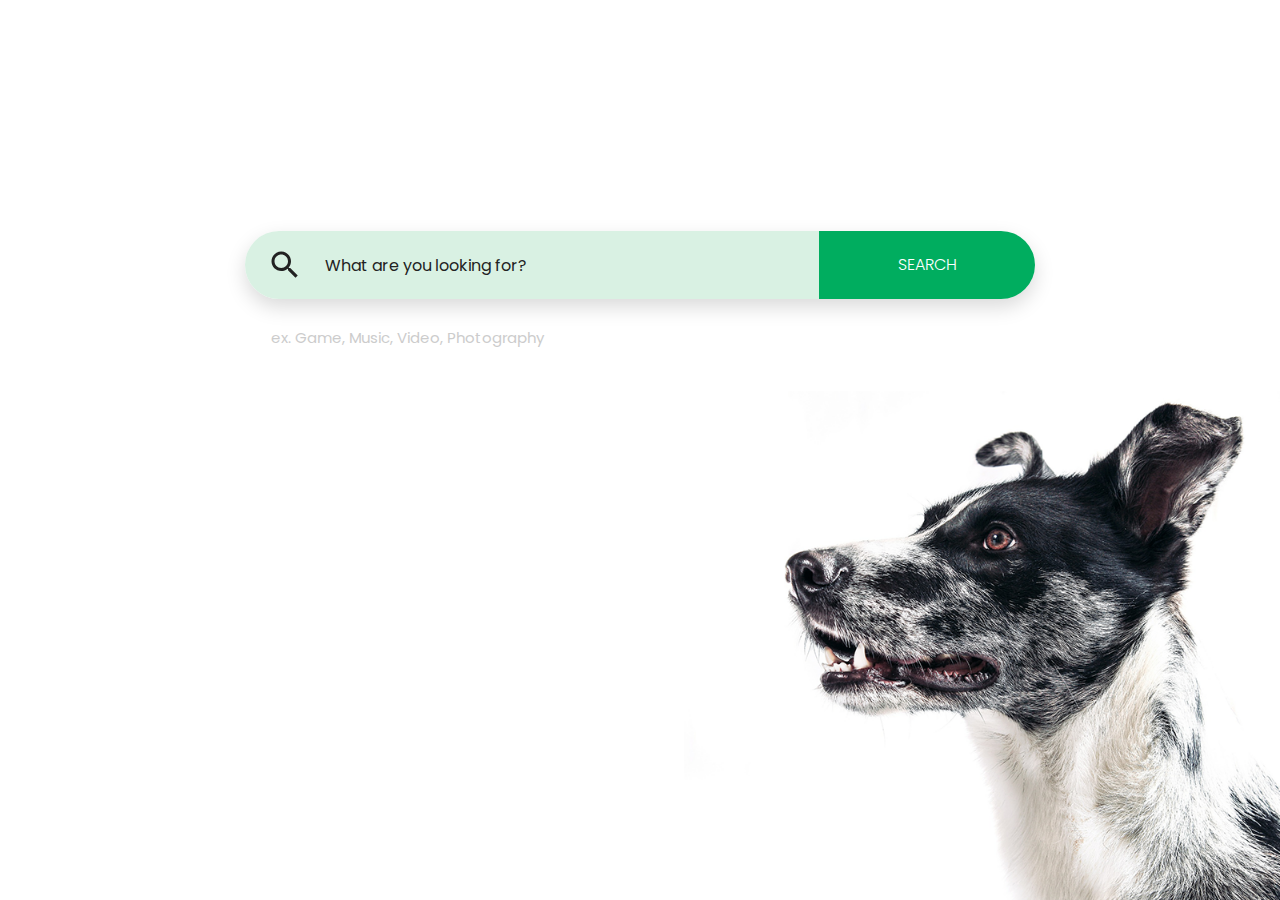
<file: colorlib-search-23/index.html>
<html>
  <head>
    <meta http-equiv="Content-Type" content="text/html; charset=UTF-8" />
    <meta name="viewport" content="width=device-width, initial-scale=1" />
    <meta http-equiv="X-UA-Compatible" content="IE=edge" />
    <meta name="author" content="colorlib.com">
    <link href="https://fonts.googleapis.com/css?family=Poppins" rel="stylesheet" />
    <link href="css/main.css" rel="stylesheet" />
  </head>
  <body>
    <div class="s130">
      <form>
        <div class="inner-form">
          <div class="input-field first-wrap">
            <div class="svg-wrapper">
              <svg xmlns="http://www.w3.org/2000/svg" width="24" height="24" viewBox="0 0 24 24">
                <path d="M15.5 14h-.79l-.28-.27C15.41 12.59 16 11.11 16 9.5 16 5.91 13.09 3 9.5 3S3 5.91 3 9.5 5.91 16 9.5 16c1.61 0 3.09-.59 4.23-1.57l.27.28v.79l5 4.99L20.49 19l-4.99-5zm-6 0C7.01 14 5 11.99 5 9.5S7.01 5 9.5 5 14 7.01 14 9.5 11.99 14 9.5 14z"></path>
              </svg>
            </div>
            <input id="search" type="text" placeholder="What are you looking for?" />
          </div>
          <div class="input-field second-wrap">
            <button class="btn-search" type="button">SEARCH</button>
          </div>
        </div>
        <span class="info">ex. Game, Music, Video, Photography</span>
      </form>
    </div>
    <script src="js/extention/choices.js"></script>
  </body><!-- This templates was made by Colorlib (https://colorlib.com) -->
</html>
</file>
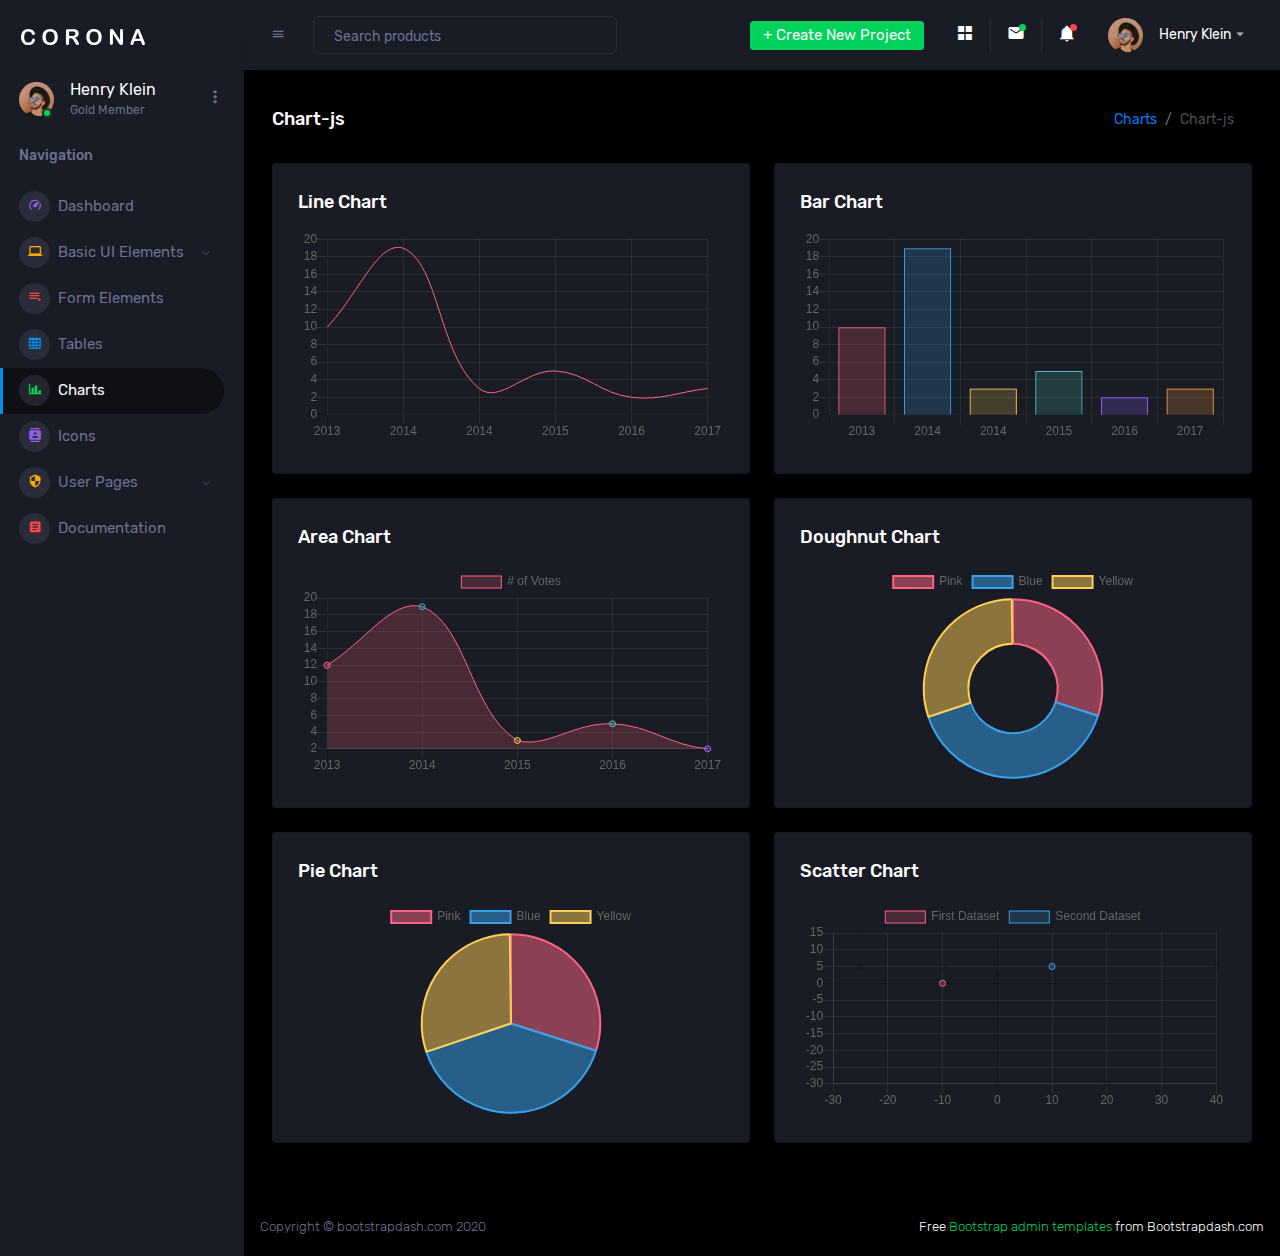
<file: static/pages/charts/chartjs.html>
<!DOCTYPE html>
<html lang="en">
  <head>
    <!-- Required meta tags -->
    <meta charset="utf-8">
    <meta name="viewport" content="width=device-width, initial-scale=1, shrink-to-fit=no">
    <title>Corona Admin</title>
    <!-- plugins:css -->
    <link rel="stylesheet" href="../../assets/vendors/mdi/css/materialdesignicons.min.css">
    <link rel="stylesheet" href="../../assets/vendors/css/vendor.bundle.base.css">
    <!-- endinject -->
    <!-- Plugin css for this page -->
    <!-- End Plugin css for this page -->
    <!-- inject:css -->
    <!-- endinject -->
    <!-- Layout styles -->
    <link rel="stylesheet" href="../../assets/css/style.css">
    <!-- End layout styles -->
    <link rel="shortcut icon" href="../../assets/images/favicon.png" />
  </head>
  <body>
    <div class="container-scroller">
      <!-- partial:../../partials/_sidebar.html -->
      <nav class="sidebar sidebar-offcanvas" id="sidebar">
        <div class="sidebar-brand-wrapper d-none d-lg-flex align-items-center justify-content-center fixed-top">
          <a class="sidebar-brand brand-logo" href="../../index.html"><img src="../../assets/images/logo.svg" alt="logo" /></a>
          <a class="sidebar-brand brand-logo-mini" href="../../index.html"><img src="../../assets/images/logo-mini.svg" alt="logo" /></a>
        </div>
        <ul class="nav">
          <li class="nav-item profile">
            <div class="profile-desc">
              <div class="profile-pic">
                <div class="count-indicator">
                  <img class="img-xs rounded-circle " src="../../assets/images/faces/face15.jpg" alt="">
                  <span class="count bg-success"></span>
                </div>
                <div class="profile-name">
                  <h5 class="mb-0 font-weight-normal">Henry Klein</h5>
                  <span>Gold Member</span>
                </div>
              </div>
              <a href="#" id="profile-dropdown" data-toggle="dropdown"><i class="mdi mdi-dots-vertical"></i></a>
              <div class="dropdown-menu dropdown-menu-right sidebar-dropdown preview-list" aria-labelledby="profile-dropdown">
                <a href="#" class="dropdown-item preview-item">
                  <div class="preview-thumbnail">
                    <div class="preview-icon bg-dark rounded-circle">
                      <i class="mdi mdi-settings text-primary"></i>
                    </div>
                  </div>
                  <div class="preview-item-content">
                    <p class="preview-subject ellipsis mb-1 text-small">Account settings</p>
                  </div>
                </a>
                <div class="dropdown-divider"></div>
                <a href="#" class="dropdown-item preview-item">
                  <div class="preview-thumbnail">
                    <div class="preview-icon bg-dark rounded-circle">
                      <i class="mdi mdi-onepassword  text-info"></i>
                    </div>
                  </div>
                  <div class="preview-item-content">
                    <p class="preview-subject ellipsis mb-1 text-small">Change Password</p>
                  </div>
                </a>
                <div class="dropdown-divider"></div>
                <a href="#" class="dropdown-item preview-item">
                  <div class="preview-thumbnail">
                    <div class="preview-icon bg-dark rounded-circle">
                      <i class="mdi mdi-calendar-today text-success"></i>
                    </div>
                  </div>
                  <div class="preview-item-content">
                    <p class="preview-subject ellipsis mb-1 text-small">To-do list</p>
                  </div>
                </a>
              </div>
            </div>
          </li>
          <li class="nav-item nav-category">
            <span class="nav-link">Navigation</span>
          </li>
          <li class="nav-item menu-items">
            <a class="nav-link" href="../../index.html">
              <span class="menu-icon">
                <i class="mdi mdi-speedometer"></i>
              </span>
              <span class="menu-title">Dashboard</span>
            </a>
          </li>
          <li class="nav-item menu-items">
            <a class="nav-link" data-toggle="collapse" href="#ui-basic" aria-expanded="false" aria-controls="ui-basic">
              <span class="menu-icon">
                <i class="mdi mdi-laptop"></i>
              </span>
              <span class="menu-title">Basic UI Elements</span>
              <i class="menu-arrow"></i>
            </a>
            <div class="collapse" id="ui-basic">
              <ul class="nav flex-column sub-menu">
                <li class="nav-item"> <a class="nav-link" href="../../pages/ui-features/buttons.html">Buttons</a></li>
                <li class="nav-item"> <a class="nav-link" href="../../pages/ui-features/dropdowns.html">Dropdowns</a></li>
                <li class="nav-item"> <a class="nav-link" href="../../pages/ui-features/typography.html">Typography</a></li>
              </ul>
            </div>
          </li>
          <li class="nav-item menu-items">
            <a class="nav-link" href="../../pages/forms/basic_elements.html">
              <span class="menu-icon">
                <i class="mdi mdi-playlist-play"></i>
              </span>
              <span class="menu-title">Form Elements</span>
            </a>
          </li>
          <li class="nav-item menu-items">
            <a class="nav-link" href="../../pages/tables/basic-table.html">
              <span class="menu-icon">
                <i class="mdi mdi-table-large"></i>
              </span>
              <span class="menu-title">Tables</span>
            </a>
          </li>
          <li class="nav-item menu-items">
            <a class="nav-link" href="../../pages/charts/chartjs.html">
              <span class="menu-icon">
                <i class="mdi mdi-chart-bar"></i>
              </span>
              <span class="menu-title">Charts</span>
            </a>
          </li>
          <li class="nav-item menu-items">
            <a class="nav-link" href="../../pages/icons/mdi.html">
              <span class="menu-icon">
                <i class="mdi mdi-contacts"></i>
              </span>
              <span class="menu-title">Icons</span>
            </a>
          </li>
          <li class="nav-item menu-items">
            <a class="nav-link" data-toggle="collapse" href="#auth" aria-expanded="false" aria-controls="auth">
              <span class="menu-icon">
                <i class="mdi mdi-security"></i>
              </span>
              <span class="menu-title">User Pages</span>
              <i class="menu-arrow"></i>
            </a>
            <div class="collapse" id="auth">
              <ul class="nav flex-column sub-menu">
                <li class="nav-item"> <a class="nav-link" href="../../pages/samples/blank-page.html"> Blank Page </a></li>
                <li class="nav-item"> <a class="nav-link" href="../../pages/samples/error-404.html"> 404 </a></li>
                <li class="nav-item"> <a class="nav-link" href="../../pages/samples/error-500.html"> 500 </a></li>
                <li class="nav-item"> <a class="nav-link" href="../../pages/samples/login.html"> Login </a></li>
                <li class="nav-item"> <a class="nav-link" href="../../pages/samples/register.html"> Register </a></li>
              </ul>
            </div>
          </li>
          <li class="nav-item menu-items">
            <a class="nav-link" href="http://www.bootstrapdash.com/demo/corona-free/jquery/documentation/documentation.html">
              <span class="menu-icon">
                <i class="mdi mdi-file-document-box"></i>
              </span>
              <span class="menu-title">Documentation</span>
            </a>
          </li>
        </ul>
      </nav>
      <!-- partial -->
      <div class="container-fluid page-body-wrapper">
        <!-- partial:../../partials/_navbar.html -->
        <nav class="navbar p-0 fixed-top d-flex flex-row">
          <div class="navbar-brand-wrapper d-flex d-lg-none align-items-center justify-content-center">
            <a class="navbar-brand brand-logo-mini" href="../../index.html"><img src="../../assets/images/logo-mini.svg" alt="logo" /></a>
          </div>
          <div class="navbar-menu-wrapper flex-grow d-flex align-items-stretch">
            <button class="navbar-toggler navbar-toggler align-self-center" type="button" data-toggle="minimize">
              <span class="mdi mdi-menu"></span>
            </button>
            <ul class="navbar-nav w-100">
              <li class="nav-item w-100">
                <form class="nav-link mt-2 mt-md-0 d-none d-lg-flex search">
                  <input type="text" class="form-control" placeholder="Search products">
                </form>
              </li>
            </ul>
            <ul class="navbar-nav navbar-nav-right">
              <li class="nav-item dropdown d-none d-lg-block">
                <a class="nav-link btn btn-success create-new-button" id="createbuttonDropdown" data-toggle="dropdown" aria-expanded="false" href="#">+ Create New Project</a>
                <div class="dropdown-menu dropdown-menu-right navbar-dropdown preview-list" aria-labelledby="createbuttonDropdown">
                  <h6 class="p-3 mb-0">Projects</h6>
                  <div class="dropdown-divider"></div>
                  <a class="dropdown-item preview-item">
                    <div class="preview-thumbnail">
                      <div class="preview-icon bg-dark rounded-circle">
                        <i class="mdi mdi-file-outline text-primary"></i>
                      </div>
                    </div>
                    <div class="preview-item-content">
                      <p class="preview-subject ellipsis mb-1">Software Development</p>
                    </div>
                  </a>
                  <div class="dropdown-divider"></div>
                  <a class="dropdown-item preview-item">
                    <div class="preview-thumbnail">
                      <div class="preview-icon bg-dark rounded-circle">
                        <i class="mdi mdi-web text-info"></i>
                      </div>
                    </div>
                    <div class="preview-item-content">
                      <p class="preview-subject ellipsis mb-1">UI Development</p>
                    </div>
                  </a>
                  <div class="dropdown-divider"></div>
                  <a class="dropdown-item preview-item">
                    <div class="preview-thumbnail">
                      <div class="preview-icon bg-dark rounded-circle">
                        <i class="mdi mdi-layers text-danger"></i>
                      </div>
                    </div>
                    <div class="preview-item-content">
                      <p class="preview-subject ellipsis mb-1">Software Testing</p>
                    </div>
                  </a>
                  <div class="dropdown-divider"></div>
                  <p class="p-3 mb-0 text-center">See all projects</p>
                </div>
              </li>
              <li class="nav-item nav-settings d-none d-lg-block">
                <a class="nav-link" href="#">
                  <i class="mdi mdi-view-grid"></i>
                </a>
              </li>
              <li class="nav-item dropdown border-left">
                <a class="nav-link count-indicator dropdown-toggle" id="messageDropdown" href="#" data-toggle="dropdown" aria-expanded="false">
                  <i class="mdi mdi-email"></i>
                  <span class="count bg-success"></span>
                </a>
                <div class="dropdown-menu dropdown-menu-right navbar-dropdown preview-list" aria-labelledby="messageDropdown">
                  <h6 class="p-3 mb-0">Messages</h6>
                  <div class="dropdown-divider"></div>
                  <a class="dropdown-item preview-item">
                    <div class="preview-thumbnail">
                      <img src="../../assets/images/faces/face4.jpg" alt="image" class="rounded-circle profile-pic">
                    </div>
                    <div class="preview-item-content">
                      <p class="preview-subject ellipsis mb-1">Mark send you a message</p>
                      <p class="text-muted mb-0"> 1 Minutes ago </p>
                    </div>
                  </a>
                  <div class="dropdown-divider"></div>
                  <a class="dropdown-item preview-item">
                    <div class="preview-thumbnail">
                      <img src="../../assets/images/faces/face2.jpg" alt="image" class="rounded-circle profile-pic">
                    </div>
                    <div class="preview-item-content">
                      <p class="preview-subject ellipsis mb-1">Cregh send you a message</p>
                      <p class="text-muted mb-0"> 15 Minutes ago </p>
                    </div>
                  </a>
                  <div class="dropdown-divider"></div>
                  <a class="dropdown-item preview-item">
                    <div class="preview-thumbnail">
                      <img src="../../assets/images/faces/face3.jpg" alt="image" class="rounded-circle profile-pic">
                    </div>
                    <div class="preview-item-content">
                      <p class="preview-subject ellipsis mb-1">Profile picture updated</p>
                      <p class="text-muted mb-0"> 18 Minutes ago </p>
                    </div>
                  </a>
                  <div class="dropdown-divider"></div>
                  <p class="p-3 mb-0 text-center">4 new messages</p>
                </div>
              </li>
              <li class="nav-item dropdown border-left">
                <a class="nav-link count-indicator dropdown-toggle" id="notificationDropdown" href="#" data-toggle="dropdown">
                  <i class="mdi mdi-bell"></i>
                  <span class="count bg-danger"></span>
                </a>
                <div class="dropdown-menu dropdown-menu-right navbar-dropdown preview-list" aria-labelledby="notificationDropdown">
                  <h6 class="p-3 mb-0">Notifications</h6>
                  <div class="dropdown-divider"></div>
                  <a class="dropdown-item preview-item">
                    <div class="preview-thumbnail">
                      <div class="preview-icon bg-dark rounded-circle">
                        <i class="mdi mdi-calendar text-success"></i>
                      </div>
                    </div>
                    <div class="preview-item-content">
                      <p class="preview-subject mb-1">Event today</p>
                      <p class="text-muted ellipsis mb-0"> Just a reminder that you have an event today </p>
                    </div>
                  </a>
                  <div class="dropdown-divider"></div>
                  <a class="dropdown-item preview-item">
                    <div class="preview-thumbnail">
                      <div class="preview-icon bg-dark rounded-circle">
                        <i class="mdi mdi-settings text-danger"></i>
                      </div>
                    </div>
                    <div class="preview-item-content">
                      <p class="preview-subject mb-1">Settings</p>
                      <p class="text-muted ellipsis mb-0"> Update dashboard </p>
                    </div>
                  </a>
                  <div class="dropdown-divider"></div>
                  <a class="dropdown-item preview-item">
                    <div class="preview-thumbnail">
                      <div class="preview-icon bg-dark rounded-circle">
                        <i class="mdi mdi-link-variant text-warning"></i>
                      </div>
                    </div>
                    <div class="preview-item-content">
                      <p class="preview-subject mb-1">Launch Admin</p>
                      <p class="text-muted ellipsis mb-0"> New admin wow! </p>
                    </div>
                  </a>
                  <div class="dropdown-divider"></div>
                  <p class="p-3 mb-0 text-center">See all notifications</p>
                </div>
              </li>
              <li class="nav-item dropdown">
                <a class="nav-link" id="profileDropdown" href="#" data-toggle="dropdown">
                  <div class="navbar-profile">
                    <img class="img-xs rounded-circle" src="../../assets/images/faces/face15.jpg" alt="">
                    <p class="mb-0 d-none d-sm-block navbar-profile-name">Henry Klein</p>
                    <i class="mdi mdi-menu-down d-none d-sm-block"></i>
                  </div>
                </a>
                <div class="dropdown-menu dropdown-menu-right navbar-dropdown preview-list" aria-labelledby="profileDropdown">
                  <h6 class="p-3 mb-0">Profile</h6>
                  <div class="dropdown-divider"></div>
                  <a class="dropdown-item preview-item">
                    <div class="preview-thumbnail">
                      <div class="preview-icon bg-dark rounded-circle">
                        <i class="mdi mdi-settings text-success"></i>
                      </div>
                    </div>
                    <div class="preview-item-content">
                      <p class="preview-subject mb-1">Settings</p>
                    </div>
                  </a>
                  <div class="dropdown-divider"></div>
                  <a class="dropdown-item preview-item">
                    <div class="preview-thumbnail">
                      <div class="preview-icon bg-dark rounded-circle">
                        <i class="mdi mdi-logout text-danger"></i>
                      </div>
                    </div>
                    <div class="preview-item-content">
                      <p class="preview-subject mb-1">Log out</p>
                    </div>
                  </a>
                  <div class="dropdown-divider"></div>
                  <p class="p-3 mb-0 text-center">Advanced settings</p>
                </div>
              </li>
            </ul>
            <button class="navbar-toggler navbar-toggler-right d-lg-none align-self-center" type="button" data-toggle="offcanvas">
              <span class="mdi mdi-format-line-spacing"></span>
            </button>
          </div>
        </nav>
        <!-- partial -->
        <div class="main-panel">
          <div class="content-wrapper">
            <div class="page-header">
              <h3 class="page-title"> Chart-js </h3>
              <nav aria-label="breadcrumb">
                <ol class="breadcrumb">
                  <li class="breadcrumb-item"><a href="#">Charts</a></li>
                  <li class="breadcrumb-item active" aria-current="page">Chart-js</li>
                </ol>
              </nav>
            </div>
            <div class="row">
              <div class="col-lg-6 grid-margin stretch-card">
                <div class="card">
                  <div class="card-body">
                    <h4 class="card-title">Line chart</h4>
                    <canvas id="lineChart" style="height:250px"></canvas>
                  </div>
                </div>
              </div>
              <div class="col-lg-6 grid-margin stretch-card">
                <div class="card">
                  <div class="card-body">
                    <h4 class="card-title">Bar chart</h4>
                    <canvas id="barChart" style="height:230px"></canvas>
                  </div>
                </div>
              </div>
            </div>
            <div class="row">
              <div class="col-lg-6 grid-margin stretch-card">
                <div class="card">
                  <div class="card-body">
                    <h4 class="card-title">Area chart</h4>
                    <canvas id="areaChart" style="height:250px"></canvas>
                  </div>
                </div>
              </div>
              <div class="col-lg-6 grid-margin stretch-card">
                <div class="card">
                  <div class="card-body">
                    <h4 class="card-title">Doughnut chart</h4>
                    <canvas id="doughnutChart" style="height:250px"></canvas>
                  </div>
                </div>
              </div>
            </div>
            <div class="row">
              <div class="col-lg-6 grid-margin stretch-card">
                <div class="card">
                  <div class="card-body">
                    <h4 class="card-title">Pie chart</h4>
                    <canvas id="pieChart" style="height:250px"></canvas>
                  </div>
                </div>
              </div>
              <div class="col-lg-6 grid-margin stretch-card">
                <div class="card">
                  <div class="card-body">
                    <h4 class="card-title">Scatter chart</h4>
                    <canvas id="scatterChart" style="height:250px"></canvas>
                  </div>
                </div>
              </div>
            </div>
          </div>
          <!-- content-wrapper ends -->
          <!-- partial:../../partials/_footer.html -->
          <footer class="footer">
            <div class="d-sm-flex justify-content-center justify-content-sm-between">
              <span class="text-muted d-block text-center text-sm-left d-sm-inline-block">Copyright © bootstrapdash.com 2020</span>
              <span class="float-none float-sm-right d-block mt-1 mt-sm-0 text-center"> Free <a href="https://www.bootstrapdash.com/bootstrap-admin-template/" target="_blank">Bootstrap admin templates</a> from Bootstrapdash.com</span>
            </div>
          </footer>
          <!-- partial -->
        </div>
        <!-- main-panel ends -->
      </div>
      <!-- page-body-wrapper ends -->
    </div>
    <!-- container-scroller -->
    <!-- plugins:js -->
    <script src="../../assets/vendors/js/vendor.bundle.base.js"></script>
    <!-- endinject -->
    <!-- Plugin js for this page -->
    <script src="../../assets/vendors/chart.js/Chart.min.js"></script>
    <!-- End plugin js for this page -->
    <!-- inject:js -->
    <script src="../../assets/js/off-canvas.js"></script>
    <script src="../../assets/js/hoverable-collapse.js"></script>
    <script src="../../assets/js/misc.js"></script>
    <script src="../../assets/js/settings.js"></script>
    <script src="../../assets/js/todolist.js"></script>
    <!-- endinject -->
    <!-- Custom js for this page -->
    <script src="../../assets/js/chart.js"></script>
    <!-- End custom js for this page -->
  </body>
</html>
</file>
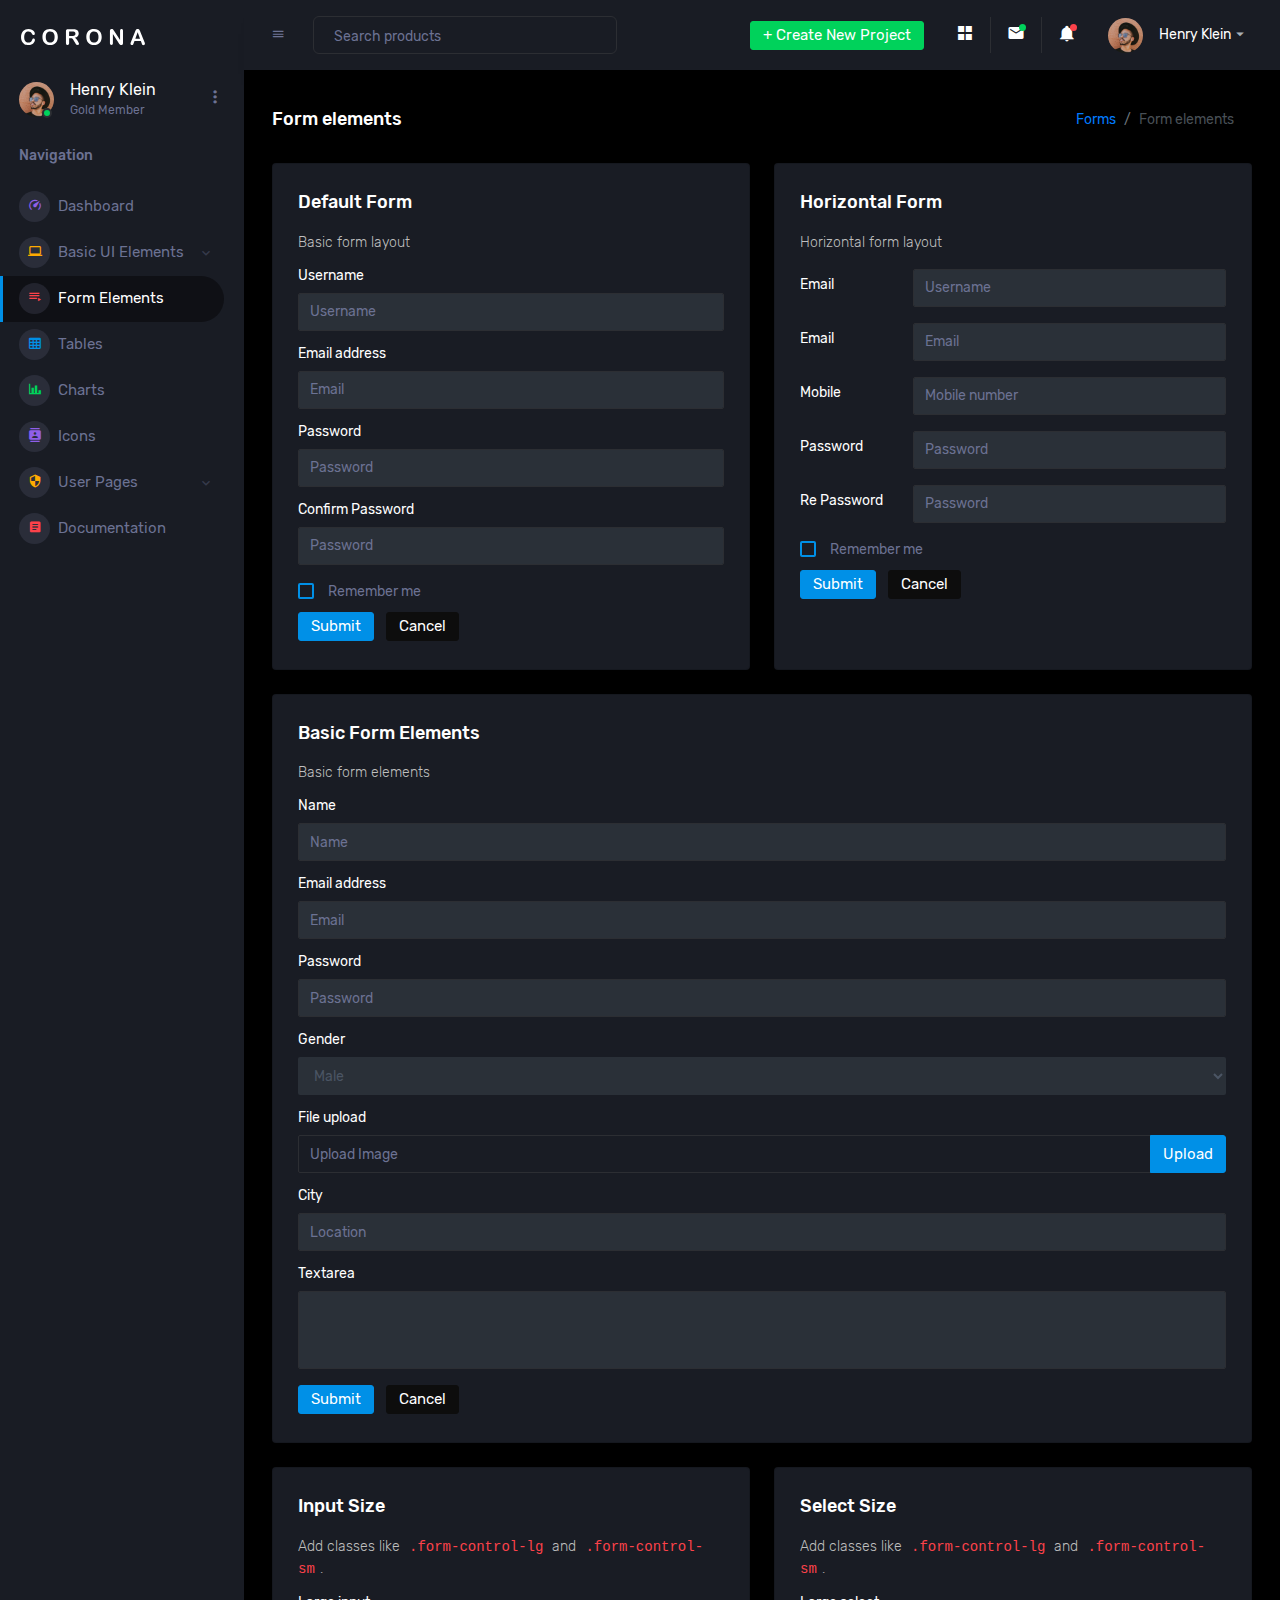
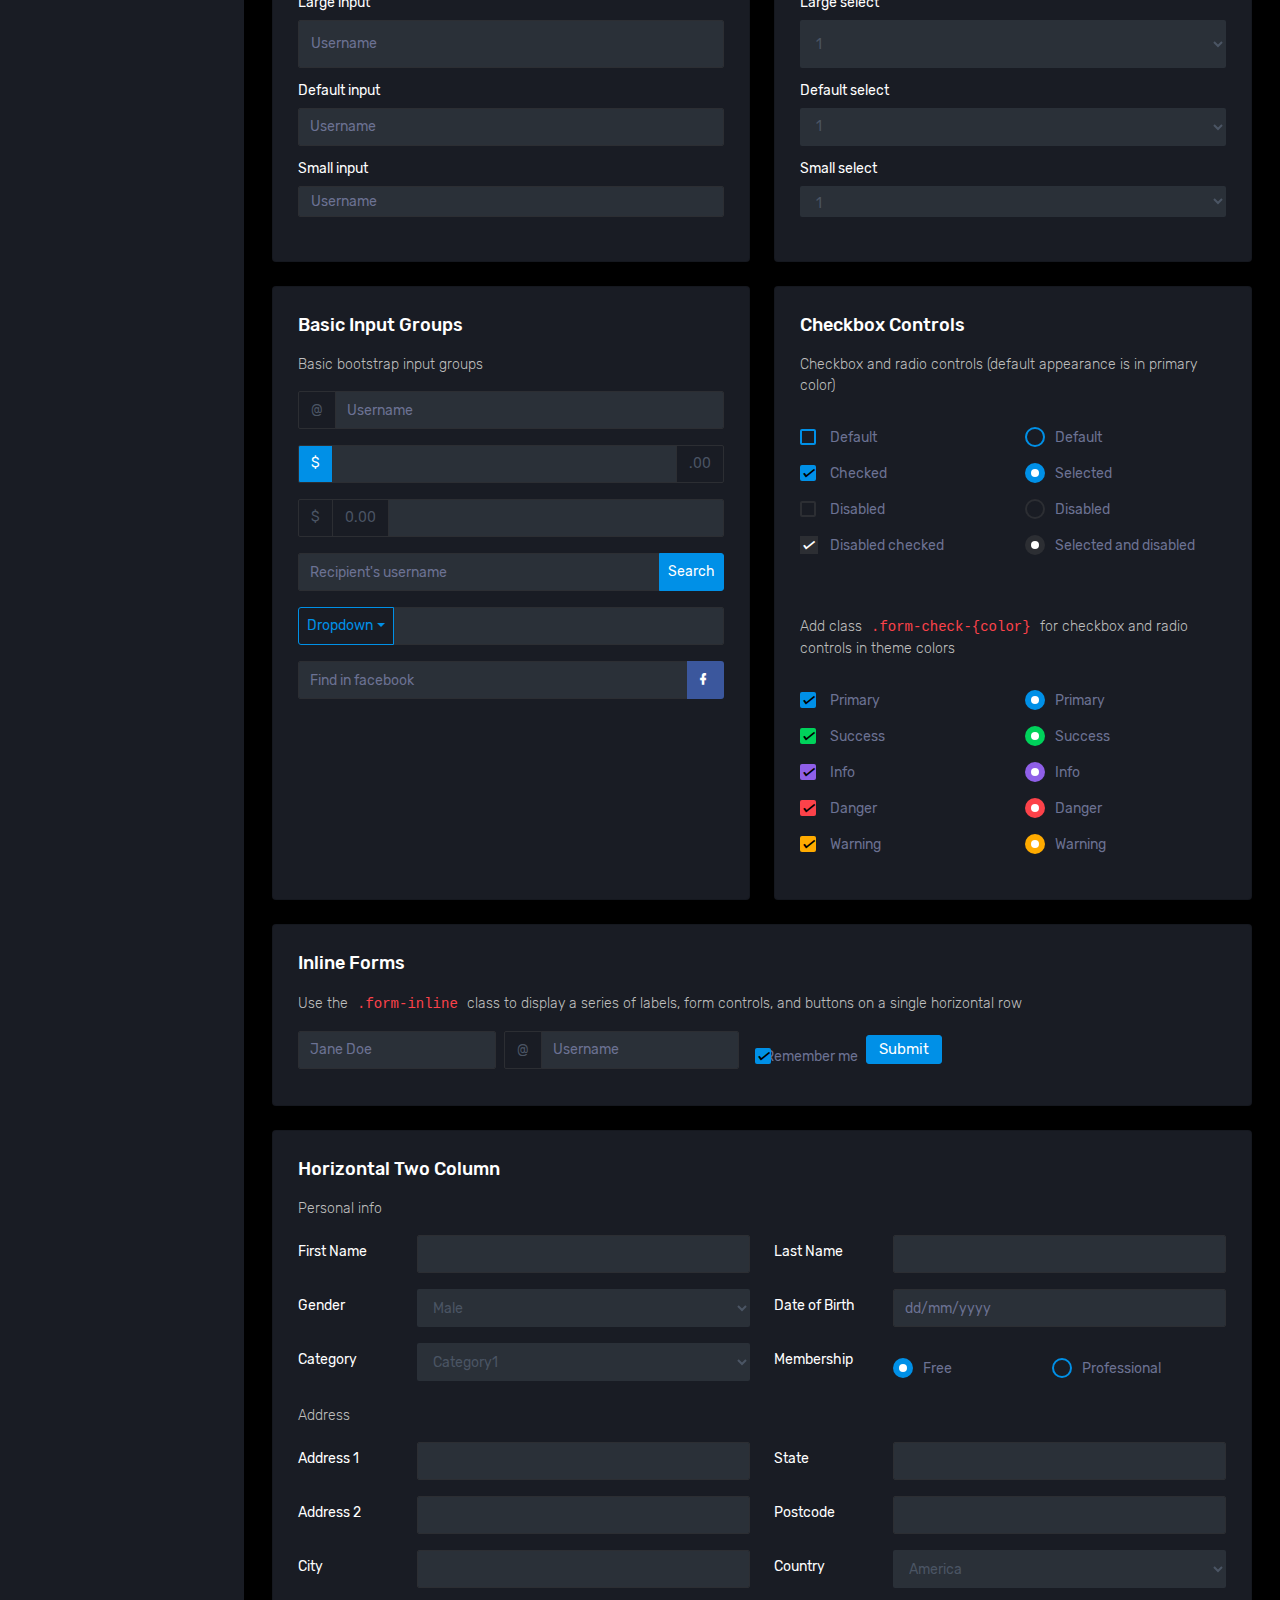
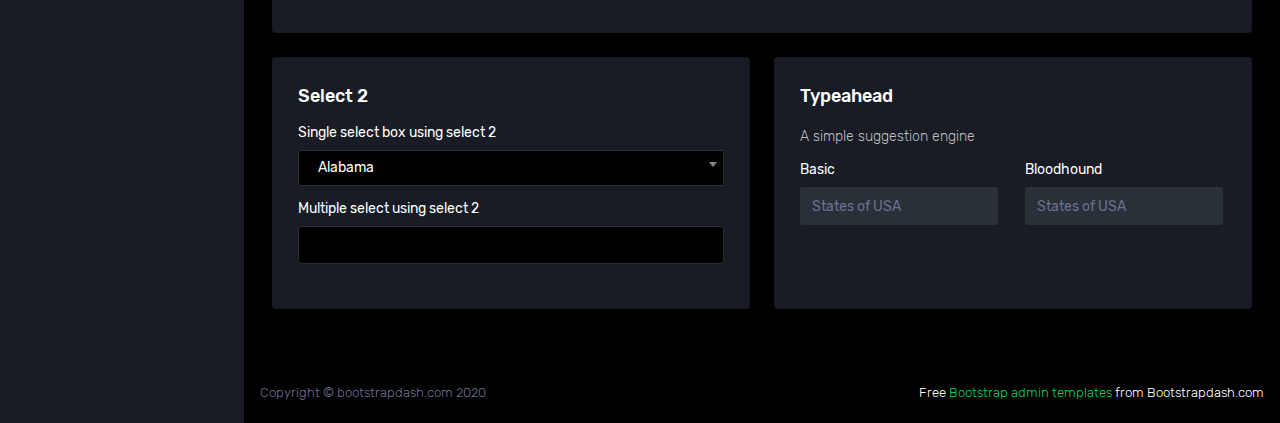
<file: static/pages/forms/basic_elements.html>
<!DOCTYPE html>
<html lang="en">
  <head>
    <!-- Required meta tags -->
    <meta charset="utf-8">
    <meta name="viewport" content="width=device-width, initial-scale=1, shrink-to-fit=no">
    <title>Corona Admin</title>
    <!-- plugins:css -->
    <link rel="stylesheet" href="../../assets/vendors/mdi/css/materialdesignicons.min.css">
    <link rel="stylesheet" href="../../assets/vendors/css/vendor.bundle.base.css">
    <!-- endinject -->
    <!-- Plugin css for this page -->
    <link rel="stylesheet" href="../../assets/vendors/select2/select2.min.css">
    <link rel="stylesheet" href="../../assets/vendors/select2-bootstrap-theme/select2-bootstrap.min.css">
    <!-- End plugin css for this page -->
    <!-- inject:css -->
    <!-- endinject -->
    <!-- Layout styles -->
    <link rel="stylesheet" href="../../assets/css/style.css">
    <!-- End layout styles -->
    <link rel="shortcut icon" href="../../assets/images/favicon.png" />
  </head>
  <body>
    <div class="container-scroller">
      <!-- partial:../../partials/_sidebar.html -->
      <nav class="sidebar sidebar-offcanvas" id="sidebar">
        <div class="sidebar-brand-wrapper d-none d-lg-flex align-items-center justify-content-center fixed-top">
          <a class="sidebar-brand brand-logo" href="../../index.html"><img src="../../assets/images/logo.svg" alt="logo" /></a>
          <a class="sidebar-brand brand-logo-mini" href="../../index.html"><img src="../../assets/images/logo-mini.svg" alt="logo" /></a>
        </div>
        <ul class="nav">
          <li class="nav-item profile">
            <div class="profile-desc">
              <div class="profile-pic">
                <div class="count-indicator">
                  <img class="img-xs rounded-circle " src="../../assets/images/faces/face15.jpg" alt="">
                  <span class="count bg-success"></span>
                </div>
                <div class="profile-name">
                  <h5 class="mb-0 font-weight-normal">Henry Klein</h5>
                  <span>Gold Member</span>
                </div>
              </div>
              <a href="#" id="profile-dropdown" data-toggle="dropdown"><i class="mdi mdi-dots-vertical"></i></a>
              <div class="dropdown-menu dropdown-menu-right sidebar-dropdown preview-list" aria-labelledby="profile-dropdown">
                <a href="#" class="dropdown-item preview-item">
                  <div class="preview-thumbnail">
                    <div class="preview-icon bg-dark rounded-circle">
                      <i class="mdi mdi-settings text-primary"></i>
                    </div>
                  </div>
                  <div class="preview-item-content">
                    <p class="preview-subject ellipsis mb-1 text-small">Account settings</p>
                  </div>
                </a>
                <div class="dropdown-divider"></div>
                <a href="#" class="dropdown-item preview-item">
                  <div class="preview-thumbnail">
                    <div class="preview-icon bg-dark rounded-circle">
                      <i class="mdi mdi-onepassword  text-info"></i>
                    </div>
                  </div>
                  <div class="preview-item-content">
                    <p class="preview-subject ellipsis mb-1 text-small">Change Password</p>
                  </div>
                </a>
                <div class="dropdown-divider"></div>
                <a href="#" class="dropdown-item preview-item">
                  <div class="preview-thumbnail">
                    <div class="preview-icon bg-dark rounded-circle">
                      <i class="mdi mdi-calendar-today text-success"></i>
                    </div>
                  </div>
                  <div class="preview-item-content">
                    <p class="preview-subject ellipsis mb-1 text-small">To-do list</p>
                  </div>
                </a>
              </div>
            </div>
          </li>
          <li class="nav-item nav-category">
            <span class="nav-link">Navigation</span>
          </li>
          <li class="nav-item menu-items">
            <a class="nav-link" href="../../index.html">
              <span class="menu-icon">
                <i class="mdi mdi-speedometer"></i>
              </span>
              <span class="menu-title">Dashboard</span>
            </a>
          </li>
          <li class="nav-item menu-items">
            <a class="nav-link" data-toggle="collapse" href="#ui-basic" aria-expanded="false" aria-controls="ui-basic">
              <span class="menu-icon">
                <i class="mdi mdi-laptop"></i>
              </span>
              <span class="menu-title">Basic UI Elements</span>
              <i class="menu-arrow"></i>
            </a>
            <div class="collapse" id="ui-basic">
              <ul class="nav flex-column sub-menu">
                <li class="nav-item"> <a class="nav-link" href="../../pages/ui-features/buttons.html">Buttons</a></li>
                <li class="nav-item"> <a class="nav-link" href="../../pages/ui-features/dropdowns.html">Dropdowns</a></li>
                <li class="nav-item"> <a class="nav-link" href="../../pages/ui-features/typography.html">Typography</a></li>
              </ul>
            </div>
          </li>
          <li class="nav-item menu-items">
            <a class="nav-link" href="../../pages/forms/basic_elements.html">
              <span class="menu-icon">
                <i class="mdi mdi-playlist-play"></i>
              </span>
              <span class="menu-title">Form Elements</span>
            </a>
          </li>
          <li class="nav-item menu-items">
            <a class="nav-link" href="../../pages/tables/basic-table.html">
              <span class="menu-icon">
                <i class="mdi mdi-table-large"></i>
              </span>
              <span class="menu-title">Tables</span>
            </a>
          </li>
          <li class="nav-item menu-items">
            <a class="nav-link" href="../../pages/charts/chartjs.html">
              <span class="menu-icon">
                <i class="mdi mdi-chart-bar"></i>
              </span>
              <span class="menu-title">Charts</span>
            </a>
          </li>
          <li class="nav-item menu-items">
            <a class="nav-link" href="../../pages/icons/mdi.html">
              <span class="menu-icon">
                <i class="mdi mdi-contacts"></i>
              </span>
              <span class="menu-title">Icons</span>
            </a>
          </li>
          <li class="nav-item menu-items">
            <a class="nav-link" data-toggle="collapse" href="#auth" aria-expanded="false" aria-controls="auth">
              <span class="menu-icon">
                <i class="mdi mdi-security"></i>
              </span>
              <span class="menu-title">User Pages</span>
              <i class="menu-arrow"></i>
            </a>
            <div class="collapse" id="auth">
              <ul class="nav flex-column sub-menu">
                <li class="nav-item"> <a class="nav-link" href="../../pages/samples/blank-page.html"> Blank Page </a></li>
                <li class="nav-item"> <a class="nav-link" href="../../pages/samples/error-404.html"> 404 </a></li>
                <li class="nav-item"> <a class="nav-link" href="../../pages/samples/error-500.html"> 500 </a></li>
                <li class="nav-item"> <a class="nav-link" href="../../pages/samples/login.html"> Login </a></li>
                <li class="nav-item"> <a class="nav-link" href="../../pages/samples/register.html"> Register </a></li>
              </ul>
            </div>
          </li>
          <li class="nav-item menu-items">
            <a class="nav-link" href="http://www.bootstrapdash.com/demo/corona-free/jquery/documentation/documentation.html">
              <span class="menu-icon">
                <i class="mdi mdi-file-document-box"></i>
              </span>
              <span class="menu-title">Documentation</span>
            </a>
          </li>
        </ul>
      </nav>
      <!-- partial -->
      <div class="container-fluid page-body-wrapper">
        <!-- partial:../../partials/_navbar.html -->
        <nav class="navbar p-0 fixed-top d-flex flex-row">
          <div class="navbar-brand-wrapper d-flex d-lg-none align-items-center justify-content-center">
            <a class="navbar-brand brand-logo-mini" href="../../index.html"><img src="../../assets/images/logo-mini.svg" alt="logo" /></a>
          </div>
          <div class="navbar-menu-wrapper flex-grow d-flex align-items-stretch">
            <button class="navbar-toggler navbar-toggler align-self-center" type="button" data-toggle="minimize">
              <span class="mdi mdi-menu"></span>
            </button>
            <ul class="navbar-nav w-100">
              <li class="nav-item w-100">
                <form class="nav-link mt-2 mt-md-0 d-none d-lg-flex search">
                  <input type="text" class="form-control" placeholder="Search products">
                </form>
              </li>
            </ul>
            <ul class="navbar-nav navbar-nav-right">
              <li class="nav-item dropdown d-none d-lg-block">
                <a class="nav-link btn btn-success create-new-button" id="createbuttonDropdown" data-toggle="dropdown" aria-expanded="false" href="#">+ Create New Project</a>
                <div class="dropdown-menu dropdown-menu-right navbar-dropdown preview-list" aria-labelledby="createbuttonDropdown">
                  <h6 class="p-3 mb-0">Projects</h6>
                  <div class="dropdown-divider"></div>
                  <a class="dropdown-item preview-item">
                    <div class="preview-thumbnail">
                      <div class="preview-icon bg-dark rounded-circle">
                        <i class="mdi mdi-file-outline text-primary"></i>
                      </div>
                    </div>
                    <div class="preview-item-content">
                      <p class="preview-subject ellipsis mb-1">Software Development</p>
                    </div>
                  </a>
                  <div class="dropdown-divider"></div>
                  <a class="dropdown-item preview-item">
                    <div class="preview-thumbnail">
                      <div class="preview-icon bg-dark rounded-circle">
                        <i class="mdi mdi-web text-info"></i>
                      </div>
                    </div>
                    <div class="preview-item-content">
                      <p class="preview-subject ellipsis mb-1">UI Development</p>
                    </div>
                  </a>
                  <div class="dropdown-divider"></div>
                  <a class="dropdown-item preview-item">
                    <div class="preview-thumbnail">
                      <div class="preview-icon bg-dark rounded-circle">
                        <i class="mdi mdi-layers text-danger"></i>
                      </div>
                    </div>
                    <div class="preview-item-content">
                      <p class="preview-subject ellipsis mb-1">Software Testing</p>
                    </div>
                  </a>
                  <div class="dropdown-divider"></div>
                  <p class="p-3 mb-0 text-center">See all projects</p>
                </div>
              </li>
              <li class="nav-item nav-settings d-none d-lg-block">
                <a class="nav-link" href="#">
                  <i class="mdi mdi-view-grid"></i>
                </a>
              </li>
              <li class="nav-item dropdown border-left">
                <a class="nav-link count-indicator dropdown-toggle" id="messageDropdown" href="#" data-toggle="dropdown" aria-expanded="false">
                  <i class="mdi mdi-email"></i>
                  <span class="count bg-success"></span>
                </a>
                <div class="dropdown-menu dropdown-menu-right navbar-dropdown preview-list" aria-labelledby="messageDropdown">
                  <h6 class="p-3 mb-0">Messages</h6>
                  <div class="dropdown-divider"></div>
                  <a class="dropdown-item preview-item">
                    <div class="preview-thumbnail">
                      <img src="../../assets/images/faces/face4.jpg" alt="image" class="rounded-circle profile-pic">
                    </div>
                    <div class="preview-item-content">
                      <p class="preview-subject ellipsis mb-1">Mark send you a message</p>
                      <p class="text-muted mb-0"> 1 Minutes ago </p>
                    </div>
                  </a>
                  <div class="dropdown-divider"></div>
                  <a class="dropdown-item preview-item">
                    <div class="preview-thumbnail">
                      <img src="../../assets/images/faces/face2.jpg" alt="image" class="rounded-circle profile-pic">
                    </div>
                    <div class="preview-item-content">
                      <p class="preview-subject ellipsis mb-1">Cregh send you a message</p>
                      <p class="text-muted mb-0"> 15 Minutes ago </p>
                    </div>
                  </a>
                  <div class="dropdown-divider"></div>
                  <a class="dropdown-item preview-item">
                    <div class="preview-thumbnail">
                      <img src="../../assets/images/faces/face3.jpg" alt="image" class="rounded-circle profile-pic">
                    </div>
                    <div class="preview-item-content">
                      <p class="preview-subject ellipsis mb-1">Profile picture updated</p>
                      <p class="text-muted mb-0"> 18 Minutes ago </p>
                    </div>
                  </a>
                  <div class="dropdown-divider"></div>
                  <p class="p-3 mb-0 text-center">4 new messages</p>
                </div>
              </li>
              <li class="nav-item dropdown border-left">
                <a class="nav-link count-indicator dropdown-toggle" id="notificationDropdown" href="#" data-toggle="dropdown">
                  <i class="mdi mdi-bell"></i>
                  <span class="count bg-danger"></span>
                </a>
                <div class="dropdown-menu dropdown-menu-right navbar-dropdown preview-list" aria-labelledby="notificationDropdown">
                  <h6 class="p-3 mb-0">Notifications</h6>
                  <div class="dropdown-divider"></div>
                  <a class="dropdown-item preview-item">
                    <div class="preview-thumbnail">
                      <div class="preview-icon bg-dark rounded-circle">
                        <i class="mdi mdi-calendar text-success"></i>
                      </div>
                    </div>
                    <div class="preview-item-content">
                      <p class="preview-subject mb-1">Event today</p>
                      <p class="text-muted ellipsis mb-0"> Just a reminder that you have an event today </p>
                    </div>
                  </a>
                  <div class="dropdown-divider"></div>
                  <a class="dropdown-item preview-item">
                    <div class="preview-thumbnail">
                      <div class="preview-icon bg-dark rounded-circle">
                        <i class="mdi mdi-settings text-danger"></i>
                      </div>
                    </div>
                    <div class="preview-item-content">
                      <p class="preview-subject mb-1">Settings</p>
                      <p class="text-muted ellipsis mb-0"> Update dashboard </p>
                    </div>
                  </a>
                  <div class="dropdown-divider"></div>
                  <a class="dropdown-item preview-item">
                    <div class="preview-thumbnail">
                      <div class="preview-icon bg-dark rounded-circle">
                        <i class="mdi mdi-link-variant text-warning"></i>
                      </div>
                    </div>
                    <div class="preview-item-content">
                      <p class="preview-subject mb-1">Launch Admin</p>
                      <p class="text-muted ellipsis mb-0"> New admin wow! </p>
                    </div>
                  </a>
                  <div class="dropdown-divider"></div>
                  <p class="p-3 mb-0 text-center">See all notifications</p>
                </div>
              </li>
              <li class="nav-item dropdown">
                <a class="nav-link" id="profileDropdown" href="#" data-toggle="dropdown">
                  <div class="navbar-profile">
                    <img class="img-xs rounded-circle" src="../../assets/images/faces/face15.jpg" alt="">
                    <p class="mb-0 d-none d-sm-block navbar-profile-name">Henry Klein</p>
                    <i class="mdi mdi-menu-down d-none d-sm-block"></i>
                  </div>
                </a>
                <div class="dropdown-menu dropdown-menu-right navbar-dropdown preview-list" aria-labelledby="profileDropdown">
                  <h6 class="p-3 mb-0">Profile</h6>
                  <div class="dropdown-divider"></div>
                  <a class="dropdown-item preview-item">
                    <div class="preview-thumbnail">
                      <div class="preview-icon bg-dark rounded-circle">
                        <i class="mdi mdi-settings text-success"></i>
                      </div>
                    </div>
                    <div class="preview-item-content">
                      <p class="preview-subject mb-1">Settings</p>
                    </div>
                  </a>
                  <div class="dropdown-divider"></div>
                  <a class="dropdown-item preview-item">
                    <div class="preview-thumbnail">
                      <div class="preview-icon bg-dark rounded-circle">
                        <i class="mdi mdi-logout text-danger"></i>
                      </div>
                    </div>
                    <div class="preview-item-content">
                      <p class="preview-subject mb-1">Log out</p>
                    </div>
                  </a>
                  <div class="dropdown-divider"></div>
                  <p class="p-3 mb-0 text-center">Advanced settings</p>
                </div>
              </li>
            </ul>
            <button class="navbar-toggler navbar-toggler-right d-lg-none align-self-center" type="button" data-toggle="offcanvas">
              <span class="mdi mdi-format-line-spacing"></span>
            </button>
          </div>
        </nav>
        <!-- partial -->
        <div class="main-panel">
          <div class="content-wrapper">
            <div class="page-header">
              <h3 class="page-title"> Form elements </h3>
              <nav aria-label="breadcrumb">
                <ol class="breadcrumb">
                  <li class="breadcrumb-item"><a href="#">Forms</a></li>
                  <li class="breadcrumb-item active" aria-current="page">Form elements</li>
                </ol>
              </nav>
            </div>
            <div class="row">
              <div class="col-md-6 grid-margin stretch-card">
                <div class="card">
                  <div class="card-body">
                    <h4 class="card-title">Default form</h4>
                    <p class="card-description"> Basic form layout </p>
                    <form class="forms-sample">
                      <div class="form-group">
                        <label for="exampleInputUsername1">Username</label>
                        <input type="text" class="form-control" id="exampleInputUsername1" placeholder="Username">
                      </div>
                      <div class="form-group">
                        <label for="exampleInputEmail1">Email address</label>
                        <input type="email" class="form-control" id="exampleInputEmail1" placeholder="Email">
                      </div>
                      <div class="form-group">
                        <label for="exampleInputPassword1">Password</label>
                        <input type="password" class="form-control" id="exampleInputPassword1" placeholder="Password">
                      </div>
                      <div class="form-group">
                        <label for="exampleInputConfirmPassword1">Confirm Password</label>
                        <input type="password" class="form-control" id="exampleInputConfirmPassword1" placeholder="Password">
                      </div>
                      <div class="form-check form-check-flat form-check-primary">
                        <label class="form-check-label">
                          <input type="checkbox" class="form-check-input"> Remember me </label>
                      </div>
                      <button type="submit" class="btn btn-primary mr-2">Submit</button>
                      <button class="btn btn-dark">Cancel</button>
                    </form>
                  </div>
                </div>
              </div>
              <div class="col-md-6 grid-margin stretch-card">
                <div class="card">
                  <div class="card-body">
                    <h4 class="card-title">Horizontal Form</h4>
                    <p class="card-description"> Horizontal form layout </p>
                    <form class="forms-sample">
                      <div class="form-group row">
                        <label for="exampleInputUsername2" class="col-sm-3 col-form-label">Email</label>
                        <div class="col-sm-9">
                          <input type="text" class="form-control" id="exampleInputUsername2" placeholder="Username">
                        </div>
                      </div>
                      <div class="form-group row">
                        <label for="exampleInputEmail2" class="col-sm-3 col-form-label">Email</label>
                        <div class="col-sm-9">
                          <input type="email" class="form-control" id="exampleInputEmail2" placeholder="Email">
                        </div>
                      </div>
                      <div class="form-group row">
                        <label for="exampleInputMobile" class="col-sm-3 col-form-label">Mobile</label>
                        <div class="col-sm-9">
                          <input type="text" class="form-control" id="exampleInputMobile" placeholder="Mobile number">
                        </div>
                      </div>
                      <div class="form-group row">
                        <label for="exampleInputPassword2" class="col-sm-3 col-form-label">Password</label>
                        <div class="col-sm-9">
                          <input type="password" class="form-control" id="exampleInputPassword2" placeholder="Password">
                        </div>
                      </div>
                      <div class="form-group row">
                        <label for="exampleInputConfirmPassword2" class="col-sm-3 col-form-label">Re Password</label>
                        <div class="col-sm-9">
                          <input type="password" class="form-control" id="exampleInputConfirmPassword2" placeholder="Password">
                        </div>
                      </div>
                      <div class="form-check form-check-flat form-check-primary">
                        <label class="form-check-label">
                          <input type="checkbox" class="form-check-input"> Remember me </label>
                      </div>
                      <button type="submit" class="btn btn-primary mr-2">Submit</button>
                      <button class="btn btn-dark">Cancel</button>
                    </form>
                  </div>
                </div>
              </div>
              <div class="col-12 grid-margin stretch-card">
                <div class="card">
                  <div class="card-body">
                    <h4 class="card-title">Basic form elements</h4>
                    <p class="card-description"> Basic form elements </p>
                    <form class="forms-sample">
                      <div class="form-group">
                        <label for="exampleInputName1">Name</label>
                        <input type="text" class="form-control" id="exampleInputName1" placeholder="Name">
                      </div>
                      <div class="form-group">
                        <label for="exampleInputEmail3">Email address</label>
                        <input type="email" class="form-control" id="exampleInputEmail3" placeholder="Email">
                      </div>
                      <div class="form-group">
                        <label for="exampleInputPassword4">Password</label>
                        <input type="password" class="form-control" id="exampleInputPassword4" placeholder="Password">
                      </div>
                      <div class="form-group">
                        <label for="exampleSelectGender">Gender</label>
                        <select class="form-control" id="exampleSelectGender">
                          <option>Male</option>
                          <option>Female</option>
                        </select>
                      </div>
                      <div class="form-group">
                        <label>File upload</label>
                        <input type="file" name="img[]" class="file-upload-default">
                        <div class="input-group col-xs-12">
                          <input type="text" class="form-control file-upload-info" disabled placeholder="Upload Image">
                          <span class="input-group-append">
                            <button class="file-upload-browse btn btn-primary" type="button">Upload</button>
                          </span>
                        </div>
                      </div>
                      <div class="form-group">
                        <label for="exampleInputCity1">City</label>
                        <input type="text" class="form-control" id="exampleInputCity1" placeholder="Location">
                      </div>
                      <div class="form-group">
                        <label for="exampleTextarea1">Textarea</label>
                        <textarea class="form-control" id="exampleTextarea1" rows="4"></textarea>
                      </div>
                      <button type="submit" class="btn btn-primary mr-2">Submit</button>
                      <button class="btn btn-dark">Cancel</button>
                    </form>
                  </div>
                </div>
              </div>
              <div class="col-md-6 grid-margin stretch-card">
                <div class="card">
                  <div class="card-body">
                    <h4 class="card-title">Input size</h4>
                    <p class="card-description"> Add classes like <code>.form-control-lg</code> and <code>.form-control-sm</code>. </p>
                    <div class="form-group">
                      <label>Large input</label>
                      <input type="text" class="form-control form-control-lg" placeholder="Username" aria-label="Username">
                    </div>
                    <div class="form-group">
                      <label>Default input</label>
                      <input type="text" class="form-control" placeholder="Username" aria-label="Username">
                    </div>
                    <div class="form-group">
                      <label>Small input</label>
                      <input type="text" class="form-control form-control-sm" placeholder="Username" aria-label="Username">
                    </div>
                  </div>
                </div>
              </div>
              <div class="col-md-6 grid-margin stretch-card">
                <div class="card">
                  <div class="card-body">
                    <h4 class="card-title">Select size</h4>
                    <p class="card-description"> Add classes like <code>.form-control-lg</code> and <code>.form-control-sm</code>. </p>
                    <div class="form-group">
                      <label for="exampleFormControlSelect1">Large select</label>
                      <select class="form-control form-control-lg" id="exampleFormControlSelect1">
                        <option>1</option>
                        <option>2</option>
                        <option>3</option>
                        <option>4</option>
                        <option>5</option>
                      </select>
                    </div>
                    <div class="form-group">
                      <label for="exampleFormControlSelect2">Default select</label>
                      <select class="form-control" id="exampleFormControlSelect2">
                        <option>1</option>
                        <option>2</option>
                        <option>3</option>
                        <option>4</option>
                        <option>5</option>
                      </select>
                    </div>
                    <div class="form-group">
                      <label for="exampleFormControlSelect3">Small select</label>
                      <select class="form-control form-control-sm" id="exampleFormControlSelect3">
                        <option>1</option>
                        <option>2</option>
                        <option>3</option>
                        <option>4</option>
                        <option>5</option>
                      </select>
                    </div>
                  </div>
                </div>
              </div>
              <div class="col-md-6 grid-margin stretch-card">
                <div class="card">
                  <div class="card-body">
                    <h4 class="card-title">Basic input groups</h4>
                    <p class="card-description"> Basic bootstrap input groups </p>
                    <div class="form-group">
                      <div class="input-group">
                        <div class="input-group-prepend">
                          <span class="input-group-text">@</span>
                        </div>
                        <input type="text" class="form-control" placeholder="Username" aria-label="Username" aria-describedby="basic-addon1">
                      </div>
                    </div>
                    <div class="form-group">
                      <div class="input-group">
                        <div class="input-group-prepend">
                          <span class="input-group-text bg-primary text-white">$</span>
                        </div>
                        <input type="text" class="form-control" aria-label="Amount (to the nearest dollar)">
                        <div class="input-group-append">
                          <span class="input-group-text">.00</span>
                        </div>
                      </div>
                    </div>
                    <div class="form-group">
                      <div class="input-group">
                        <div class="input-group-prepend">
                          <span class="input-group-text">$</span>
                        </div>
                        <div class="input-group-prepend">
                          <span class="input-group-text">0.00</span>
                        </div>
                        <input type="text" class="form-control" aria-label="Amount (to the nearest dollar)">
                      </div>
                    </div>
                    <div class="form-group">
                      <div class="input-group">
                        <input type="text" class="form-control" placeholder="Recipient's username" aria-label="Recipient's username" aria-describedby="basic-addon2">
                        <div class="input-group-append">
                          <button class="btn btn-sm btn-primary" type="button">Search</button>
                        </div>
                      </div>
                    </div>
                    <div class="form-group">
                      <div class="input-group">
                        <div class="input-group-prepend">
                          <button class="btn btn-sm btn-outline-primary dropdown-toggle" type="button" data-toggle="dropdown" aria-haspopup="true" aria-expanded="false">Dropdown</button>
                          <div class="dropdown-menu">
                            <a class="dropdown-item" href="#">Action</a>
                            <a class="dropdown-item" href="#">Another action</a>
                            <a class="dropdown-item" href="#">Something else here</a>
                            <div role="separator" class="dropdown-divider"></div>
                            <a class="dropdown-item" href="#">Separated link</a>
                          </div>
                        </div>
                        <input type="text" class="form-control" aria-label="Text input with dropdown button">
                      </div>
                    </div>
                    <div class="form-group">
                      <div class="input-group">
                        <input type="text" class="form-control" placeholder="Find in facebook" aria-label="Recipient's username" aria-describedby="basic-addon2">
                        <div class="input-group-append">
                          <button class="btn btn-sm btn-facebook" type="button">
                            <i class="mdi mdi-facebook"></i>
                          </button>
                        </div>
                      </div>
                    </div>
                  </div>
                </div>
              </div>
              <div class="col-md-6 grid-margin stretch-card">
                <div class="card">
                  <div class="card-body">
                    <h4 class="card-title">Checkbox Controls</h4>
                    <p class="card-description">Checkbox and radio controls (default appearance is in primary color)</p>
                    <form>
                      <div class="row">
                        <div class="col-md-6">
                          <div class="form-group">
                            <div class="form-check">
                              <label class="form-check-label">
                                <input type="checkbox" class="form-check-input"> Default </label>
                            </div>
                            <div class="form-check">
                              <label class="form-check-label">
                                <input type="checkbox" class="form-check-input" checked> Checked </label>
                            </div>
                            <div class="form-check">
                              <label class="form-check-label">
                                <input type="checkbox" class="form-check-input" disabled> Disabled </label>
                            </div>
                            <div class="form-check">
                              <label class="form-check-label">
                                <input type="checkbox" class="form-check-input" disabled checked> Disabled checked </label>
                            </div>
                          </div>
                        </div>
                        <div class="col-md-6">
                          <div class="form-group">
                            <div class="form-check">
                              <label class="form-check-label">
                                <input type="radio" class="form-check-input" name="optionsRadios" id="optionsRadios1" value=""> Default </label>
                            </div>
                            <div class="form-check">
                              <label class="form-check-label">
                                <input type="radio" class="form-check-input" name="optionsRadios" id="optionsRadios2" value="option2" checked> Selected </label>
                            </div>
                            <div class="form-check">
                              <label class="form-check-label">
                                <input type="radio" class="form-check-input" name="optionsRadios2" id="optionsRadios3" value="option3" disabled> Disabled </label>
                            </div>
                            <div class="form-check">
                              <label class="form-check-label">
                                <input type="radio" class="form-check-input" name="optionsRadio2" id="optionsRadios4" value="option4" disabled checked> Selected and disabled </label>
                            </div>
                          </div>
                        </div>
                      </div>
                    </form>
                  </div>
                  <div class="card-body">
                    <p class="card-description">Add class <code>.form-check-{color}</code> for checkbox and radio controls in theme colors</p>
                    <form>
                      <div class="row">
                        <div class="col-md-6">
                          <div class="form-group">
                            <div class="form-check form-check-primary">
                              <label class="form-check-label">
                                <input type="checkbox" class="form-check-input" checked> Primary </label>
                            </div>
                            <div class="form-check form-check-success">
                              <label class="form-check-label">
                                <input type="checkbox" class="form-check-input" checked> Success </label>
                            </div>
                            <div class="form-check form-check-info">
                              <label class="form-check-label">
                                <input type="checkbox" class="form-check-input" checked> Info </label>
                            </div>
                            <div class="form-check form-check-danger">
                              <label class="form-check-label">
                                <input type="checkbox" class="form-check-input" checked> Danger </label>
                            </div>
                            <div class="form-check form-check-warning">
                              <label class="form-check-label">
                                <input type="checkbox" class="form-check-input" checked> Warning </label>
                            </div>
                          </div>
                        </div>
                        <div class="col-md-6">
                          <div class="form-group">
                            <div class="form-check form-check-primary">
                              <label class="form-check-label">
                                <input type="radio" class="form-check-input" name="ExampleRadio1" id="ExampleRadio1" checked> Primary </label>
                            </div>
                            <div class="form-check form-check-success">
                              <label class="form-check-label">
                                <input type="radio" class="form-check-input" name="ExampleRadio2" id="ExampleRadio2" checked> Success </label>
                            </div>
                            <div class="form-check form-check-info">
                              <label class="form-check-label">
                                <input type="radio" class="form-check-input" name="ExampleRadio3" id="ExampleRadio3" checked> Info </label>
                            </div>
                            <div class="form-check form-check-danger">
                              <label class="form-check-label">
                                <input type="radio" class="form-check-input" name="ExampleRadio4" id="ExampleRadio4" checked> Danger </label>
                            </div>
                            <div class="form-check form-check-warning">
                              <label class="form-check-label">
                                <input type="radio" class="form-check-input" name="ExampleRadio5" id="ExampleRadio5" checked> Warning </label>
                            </div>
                          </div>
                        </div>
                      </div>
                    </form>
                  </div>
                </div>
              </div>
              <div class="col-12 grid-margin stretch-card">
                <div class="card">
                  <div class="card-body">
                    <h4 class="card-title">Inline forms</h4>
                    <p class="card-description"> Use the <code>.form-inline</code> class to display a series of labels, form controls, and buttons on a single horizontal row </p>
                    <form class="form-inline">
                      <label class="sr-only" for="inlineFormInputName2">Name</label>
                      <input type="text" class="form-control mb-2 mr-sm-2" id="inlineFormInputName2" placeholder="Jane Doe">
                      <label class="sr-only" for="inlineFormInputGroupUsername2">Username</label>
                      <div class="input-group mb-2 mr-sm-2">
                        <div class="input-group-prepend">
                          <div class="input-group-text">@</div>
                        </div>
                        <input type="text" class="form-control" id="inlineFormInputGroupUsername2" placeholder="Username">
                      </div>
                      <div class="form-check mx-sm-2">
                        <label class="form-check-label">
                          <input type="checkbox" class="form-check-input" checked> Remember me </label>
                      </div>
                      <button type="submit" class="btn btn-primary mb-2">Submit</button>
                    </form>
                  </div>
                </div>
              </div>
              <div class="col-12 grid-margin">
                <div class="card">
                  <div class="card-body">
                    <h4 class="card-title">Horizontal Two column</h4>
                    <form class="form-sample">
                      <p class="card-description"> Personal info </p>
                      <div class="row">
                        <div class="col-md-6">
                          <div class="form-group row">
                            <label class="col-sm-3 col-form-label">First Name</label>
                            <div class="col-sm-9">
                              <input type="text" class="form-control" />
                            </div>
                          </div>
                        </div>
                        <div class="col-md-6">
                          <div class="form-group row">
                            <label class="col-sm-3 col-form-label">Last Name</label>
                            <div class="col-sm-9">
                              <input type="text" class="form-control" />
                            </div>
                          </div>
                        </div>
                      </div>
                      <div class="row">
                        <div class="col-md-6">
                          <div class="form-group row">
                            <label class="col-sm-3 col-form-label">Gender</label>
                            <div class="col-sm-9">
                              <select class="form-control">
                                <option>Male</option>
                                <option>Female</option>
                              </select>
                            </div>
                          </div>
                        </div>
                        <div class="col-md-6">
                          <div class="form-group row">
                            <label class="col-sm-3 col-form-label">Date of Birth</label>
                            <div class="col-sm-9">
                              <input class="form-control" placeholder="dd/mm/yyyy" />
                            </div>
                          </div>
                        </div>
                      </div>
                      <div class="row">
                        <div class="col-md-6">
                          <div class="form-group row">
                            <label class="col-sm-3 col-form-label">Category</label>
                            <div class="col-sm-9">
                              <select class="form-control">
                                <option>Category1</option>
                                <option>Category2</option>
                                <option>Category3</option>
                                <option>Category4</option>
                              </select>
                            </div>
                          </div>
                        </div>
                        <div class="col-md-6">
                          <div class="form-group row">
                            <label class="col-sm-3 col-form-label">Membership</label>
                            <div class="col-sm-4">
                              <div class="form-check">
                                <label class="form-check-label">
                                  <input type="radio" class="form-check-input" name="membershipRadios" id="membershipRadios1" value="" checked> Free </label>
                              </div>
                            </div>
                            <div class="col-sm-5">
                              <div class="form-check">
                                <label class="form-check-label">
                                  <input type="radio" class="form-check-input" name="membershipRadios" id="membershipRadios2" value="option2"> Professional </label>
                              </div>
                            </div>
                          </div>
                        </div>
                      </div>
                      <p class="card-description"> Address </p>
                      <div class="row">
                        <div class="col-md-6">
                          <div class="form-group row">
                            <label class="col-sm-3 col-form-label">Address 1</label>
                            <div class="col-sm-9">
                              <input type="text" class="form-control" />
                            </div>
                          </div>
                        </div>
                        <div class="col-md-6">
                          <div class="form-group row">
                            <label class="col-sm-3 col-form-label">State</label>
                            <div class="col-sm-9">
                              <input type="text" class="form-control" />
                            </div>
                          </div>
                        </div>
                      </div>
                      <div class="row">
                        <div class="col-md-6">
                          <div class="form-group row">
                            <label class="col-sm-3 col-form-label">Address 2</label>
                            <div class="col-sm-9">
                              <input type="text" class="form-control" />
                            </div>
                          </div>
                        </div>
                        <div class="col-md-6">
                          <div class="form-group row">
                            <label class="col-sm-3 col-form-label">Postcode</label>
                            <div class="col-sm-9">
                              <input type="text" class="form-control" />
                            </div>
                          </div>
                        </div>
                      </div>
                      <div class="row">
                        <div class="col-md-6">
                          <div class="form-group row">
                            <label class="col-sm-3 col-form-label">City</label>
                            <div class="col-sm-9">
                              <input type="text" class="form-control" />
                            </div>
                          </div>
                        </div>
                        <div class="col-md-6">
                          <div class="form-group row">
                            <label class="col-sm-3 col-form-label">Country</label>
                            <div class="col-sm-9">
                              <select class="form-control">
                                <option>America</option>
                                <option>Italy</option>
                                <option>Russia</option>
                                <option>Britain</option>
                              </select>
                            </div>
                          </div>
                        </div>
                      </div>
                    </form>
                  </div>
                </div>
              </div>
              <div class="col-md-6 grid-margin stretch-card">
                <div class="card">
                  <div class="card-body">
                    <h4 class="card-title">Select 2</h4>
                    <div class="form-group">
                      <label>Single select box using select 2</label>
                      <select class="js-example-basic-single" style="width:100%">
                        <option value="AL">Alabama</option>
                        <option value="WY">Wyoming</option>
                        <option value="AM">America</option>
                        <option value="CA">Canada</option>
                        <option value="RU">Russia</option>
                      </select>
                    </div>
                    <div class="form-group">
                      <label>Multiple select using select 2</label>
                      <select class="js-example-basic-multiple" multiple="multiple" style="width:100%">
                        <option value="AL">Alabama</option>
                        <option value="WY">Wyoming</option>
                        <option value="AM">America</option>
                        <option value="CA">Canada</option>
                        <option value="RU">Russia</option>
                      </select>
                    </div>
                  </div>
                </div>
              </div>
              <div class="col-md-6 grid-margin stretch-card">
                <div class="card">
                  <div class="card-body">
                    <h4 class="card-title">Typeahead</h4>
                    <p class="card-description"> A simple suggestion engine </p>
                    <div class="form-group row">
                      <div class="col">
                        <label>Basic</label>
                        <div id="the-basics">
                          <input class="typeahead" type="text" placeholder="States of USA">
                        </div>
                      </div>
                      <div class="col">
                        <label>Bloodhound</label>
                        <div id="bloodhound">
                          <input class="typeahead" type="text" placeholder="States of USA">
                        </div>
                      </div>
                    </div>
                  </div>
                </div>
              </div>
            </div>
          </div>
          <!-- content-wrapper ends -->
          <!-- partial:../../partials/_footer.html -->
          <footer class="footer">
            <div class="d-sm-flex justify-content-center justify-content-sm-between">
              <span class="text-muted d-block text-center text-sm-left d-sm-inline-block">Copyright © bootstrapdash.com 2020</span>
              <span class="float-none float-sm-right d-block mt-1 mt-sm-0 text-center"> Free <a href="https://www.bootstrapdash.com/bootstrap-admin-template/" target="_blank">Bootstrap admin templates</a> from Bootstrapdash.com</span>
            </div>
          </footer>
          <!-- partial -->
        </div>
        <!-- main-panel ends -->
      </div>
      <!-- page-body-wrapper ends -->
    </div>
    <!-- container-scroller -->
    <!-- plugins:js -->
    <script src="../../assets/vendors/js/vendor.bundle.base.js"></script>
    <!-- endinject -->
    <!-- Plugin js for this page -->
    <script src="../../assets/vendors/select2/select2.min.js"></script>
    <script src="../../assets/vendors/typeahead.js/typeahead.bundle.min.js"></script>
    <!-- End plugin js for this page -->
    <!-- inject:js -->
    <script src="../../assets/js/off-canvas.js"></script>
    <script src="../../assets/js/hoverable-collapse.js"></script>
    <script src="../../assets/js/misc.js"></script>
    <script src="../../assets/js/settings.js"></script>
    <script src="../../assets/js/todolist.js"></script>
    <!-- endinject -->
    <!-- Custom js for this page -->
    <script src="../../assets/js/file-upload.js"></script>
    <script src="../../assets/js/typeahead.js"></script>
    <script src="../../assets/js/select2.js"></script>
    <!-- End custom js for this page -->
  </body>
</html>
</file>
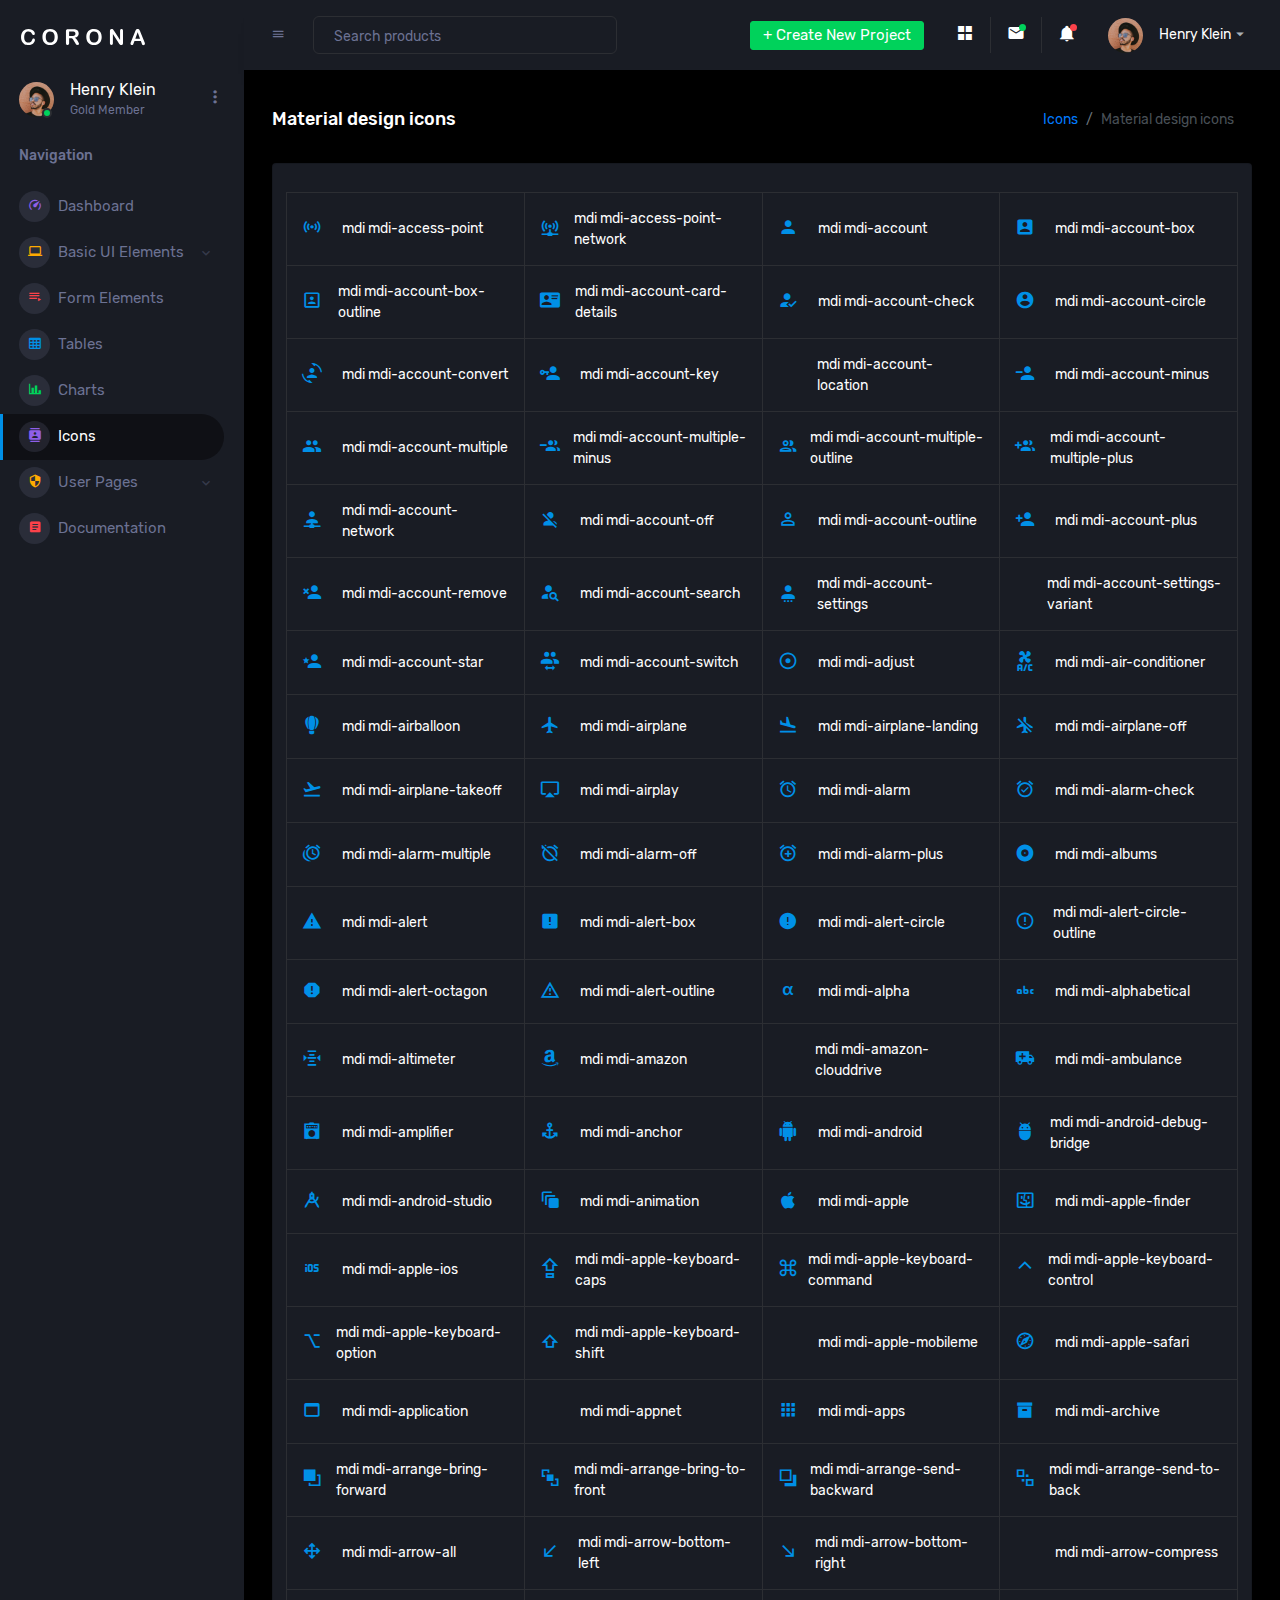
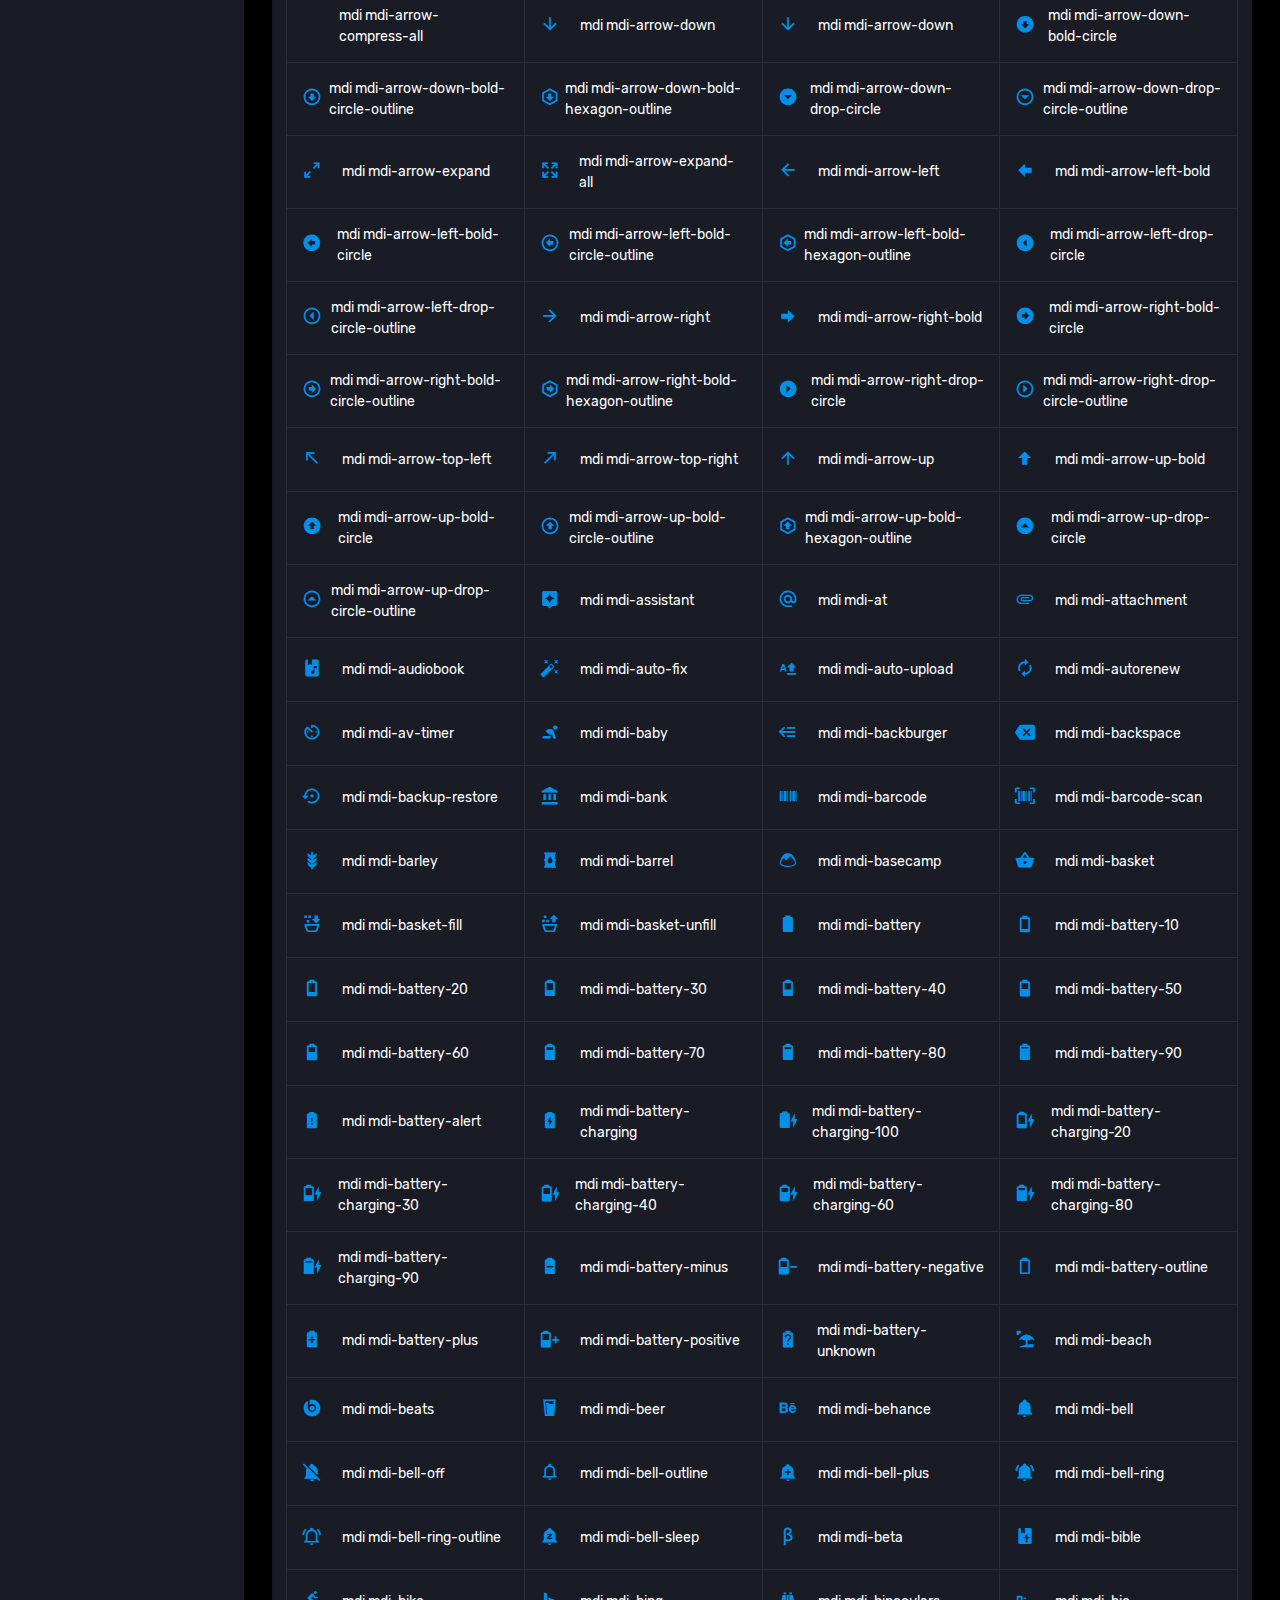
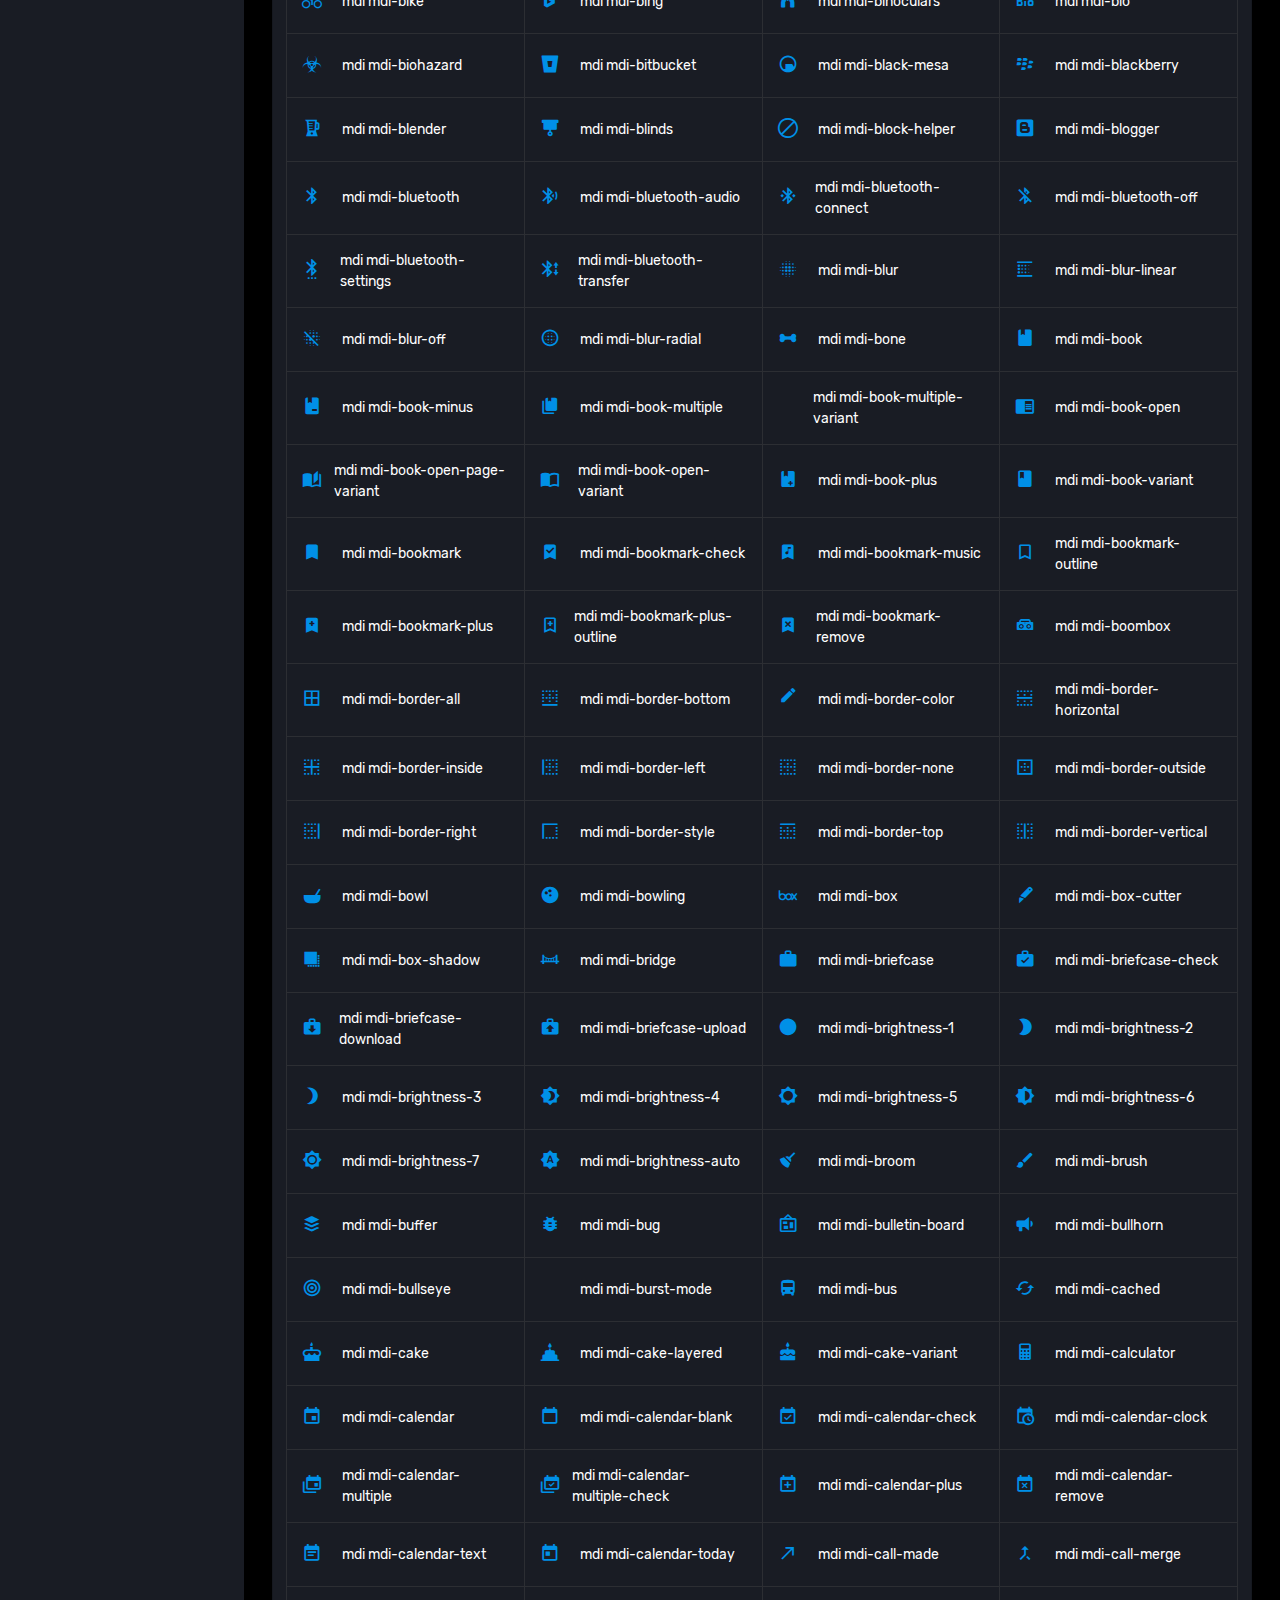
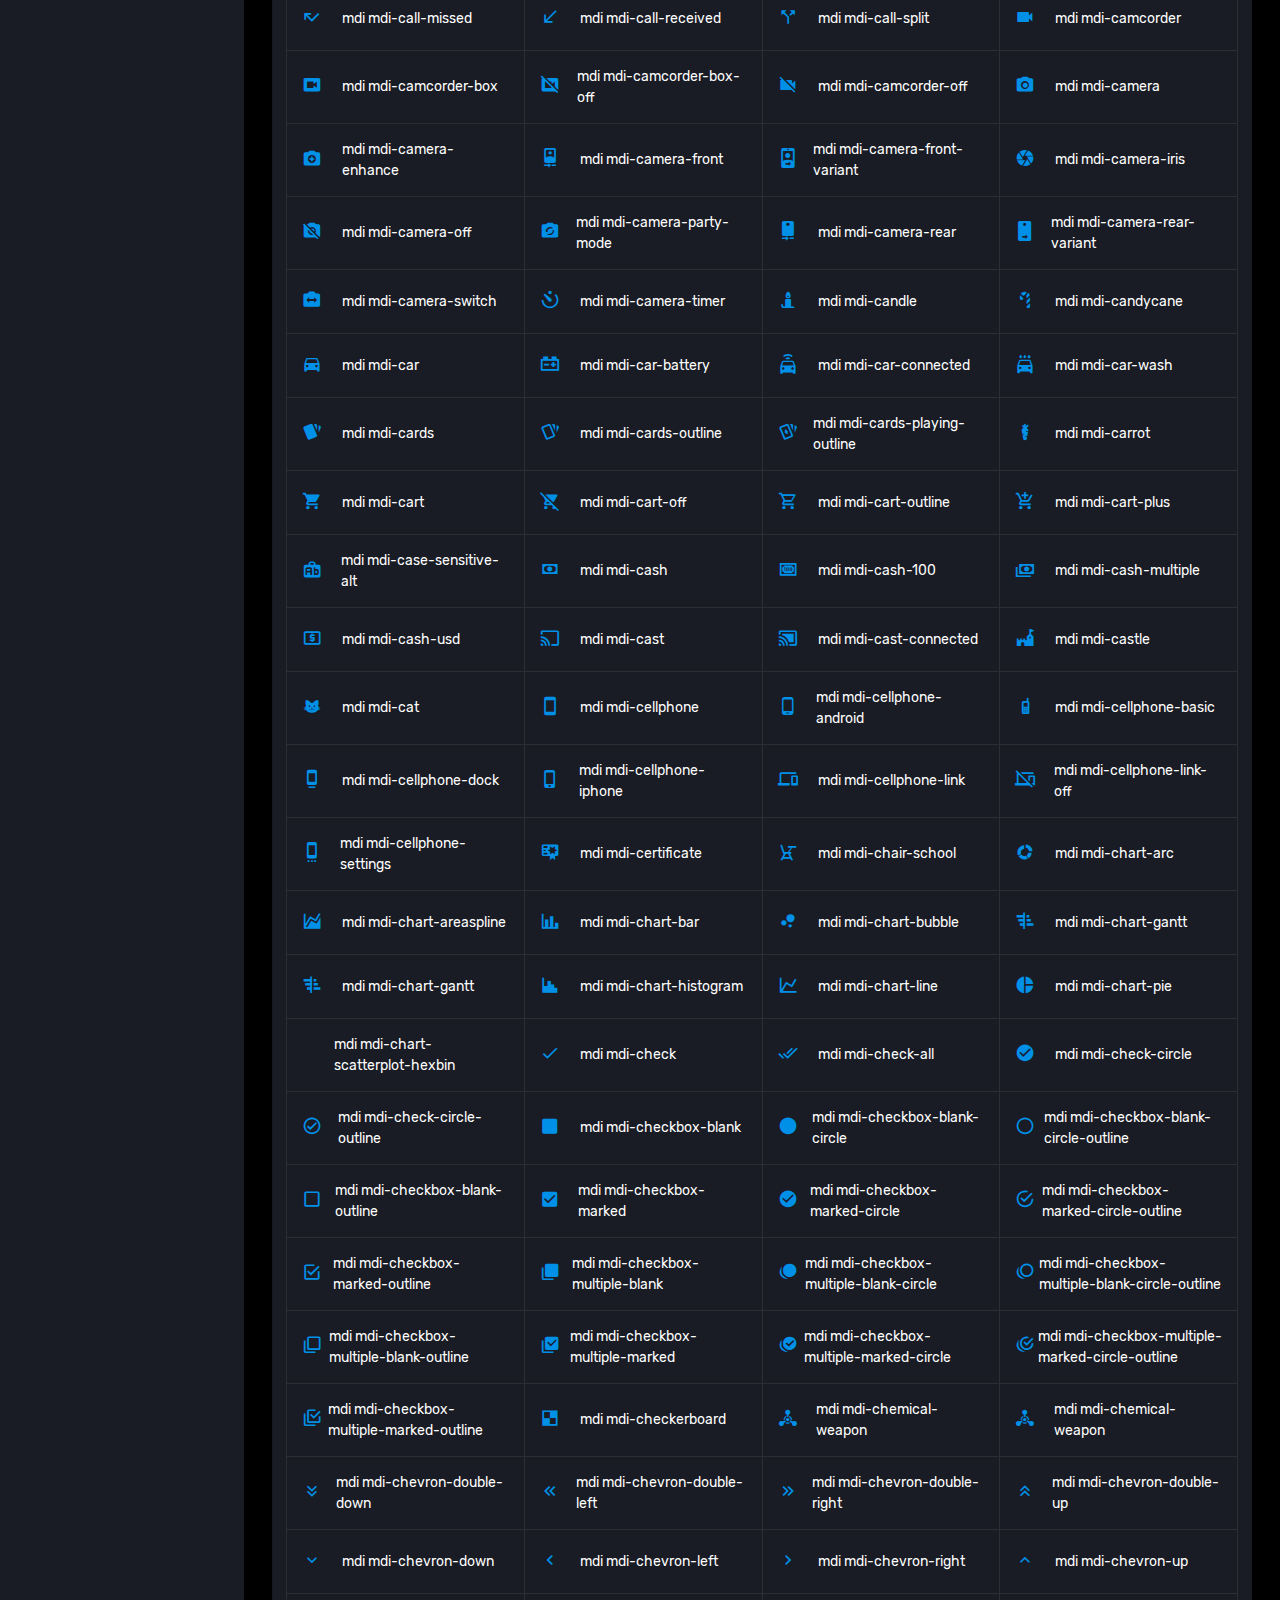
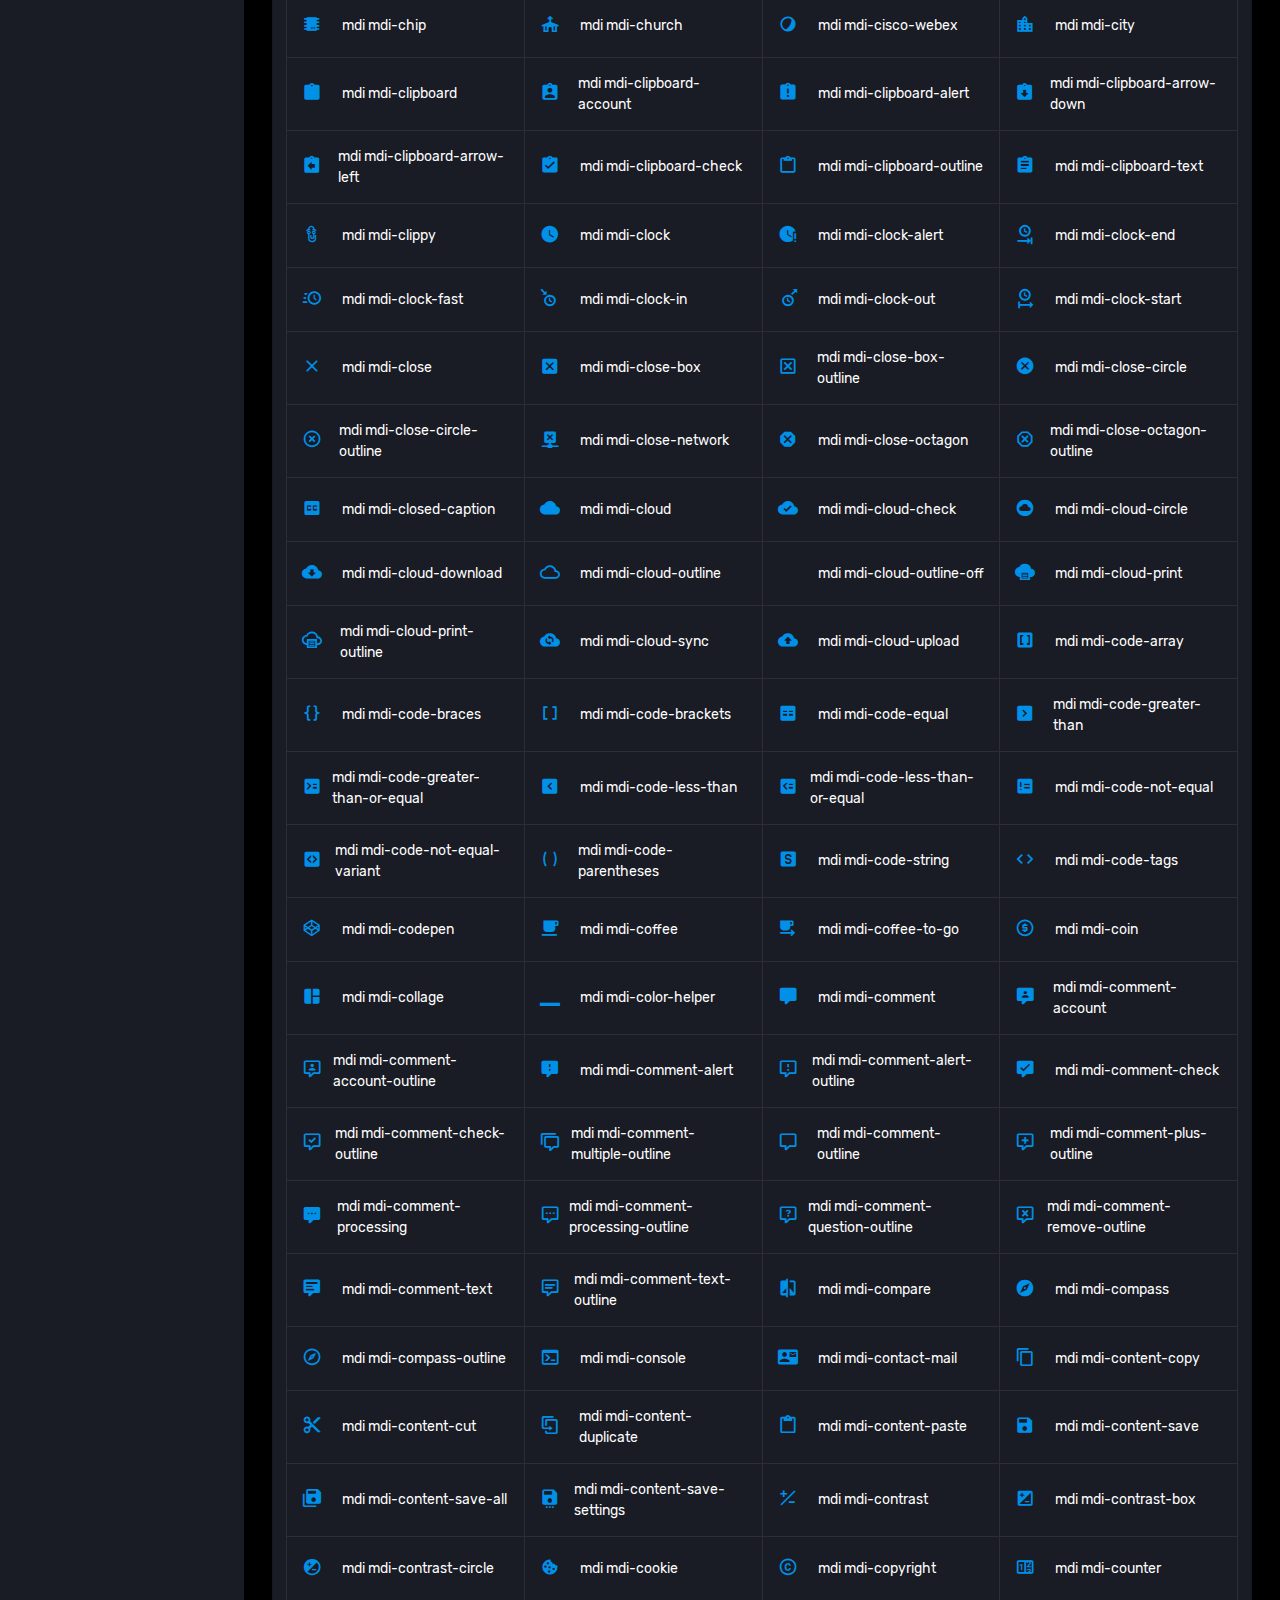
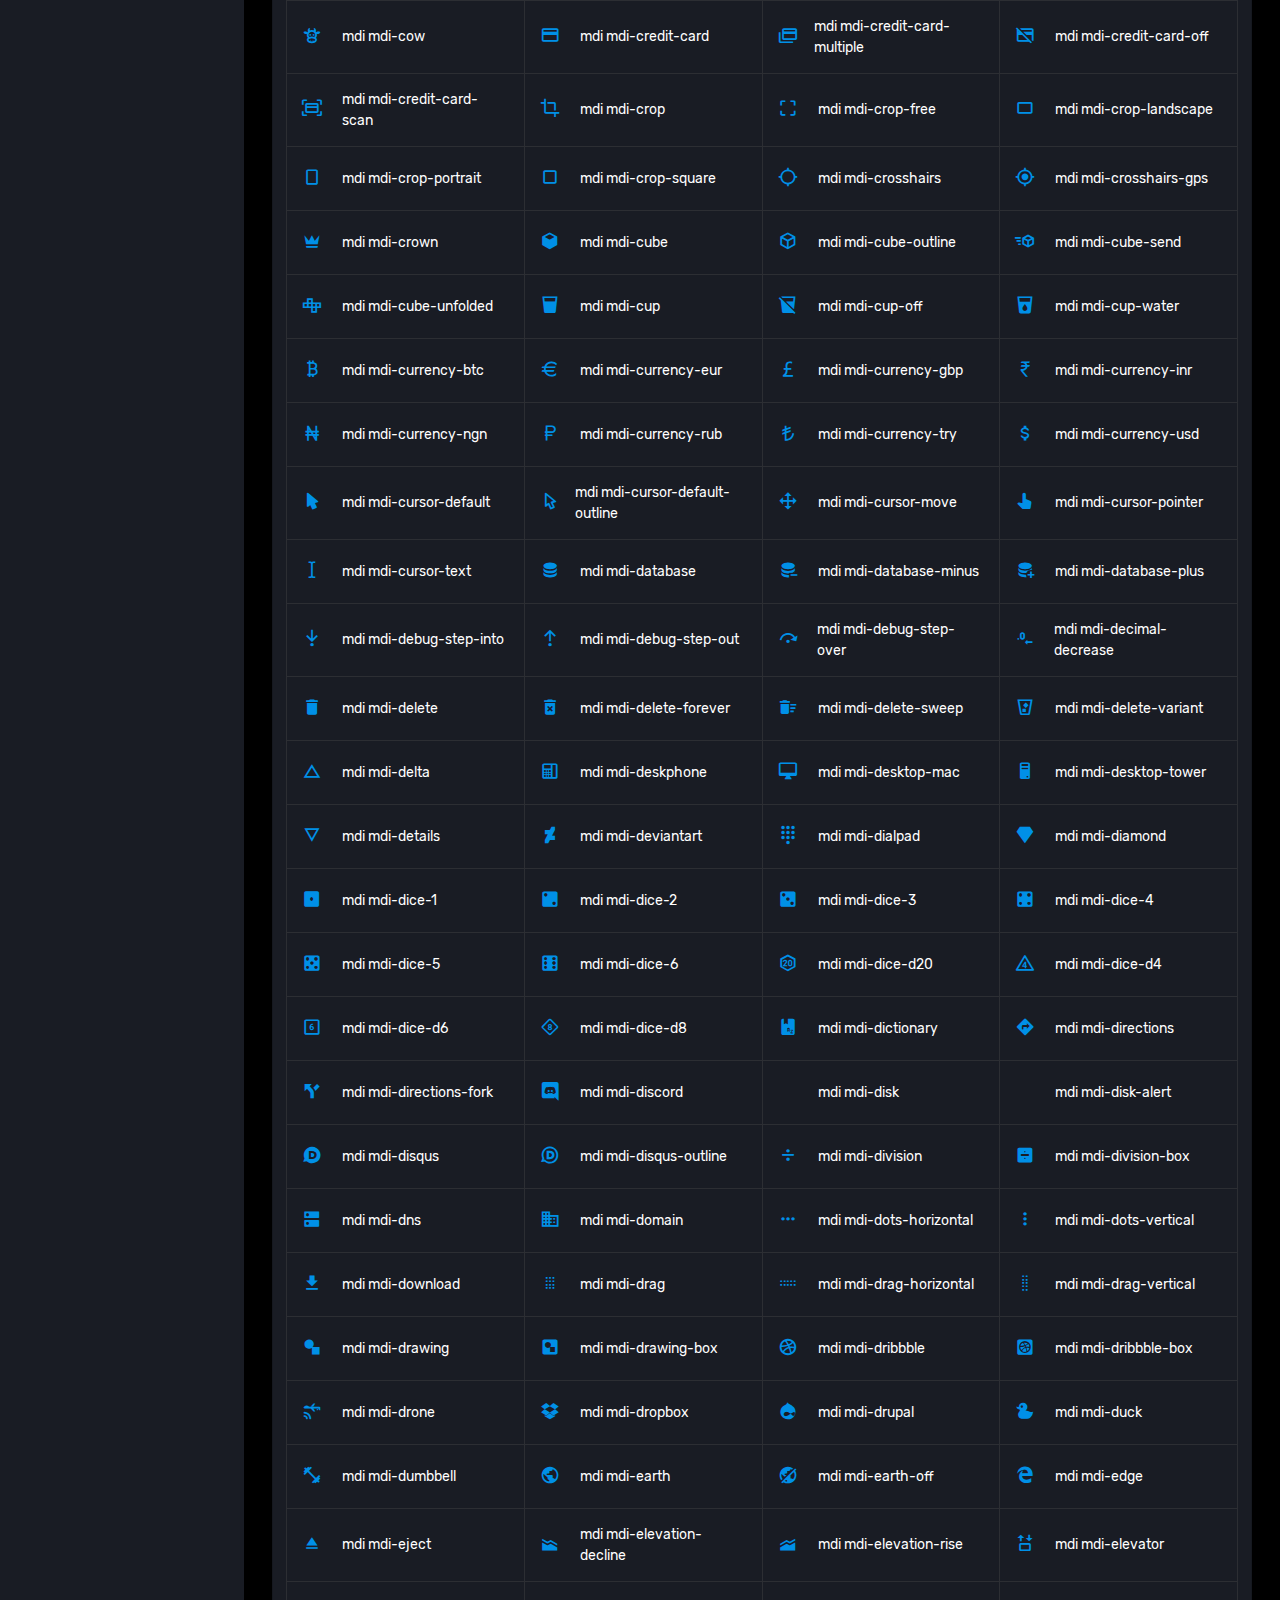
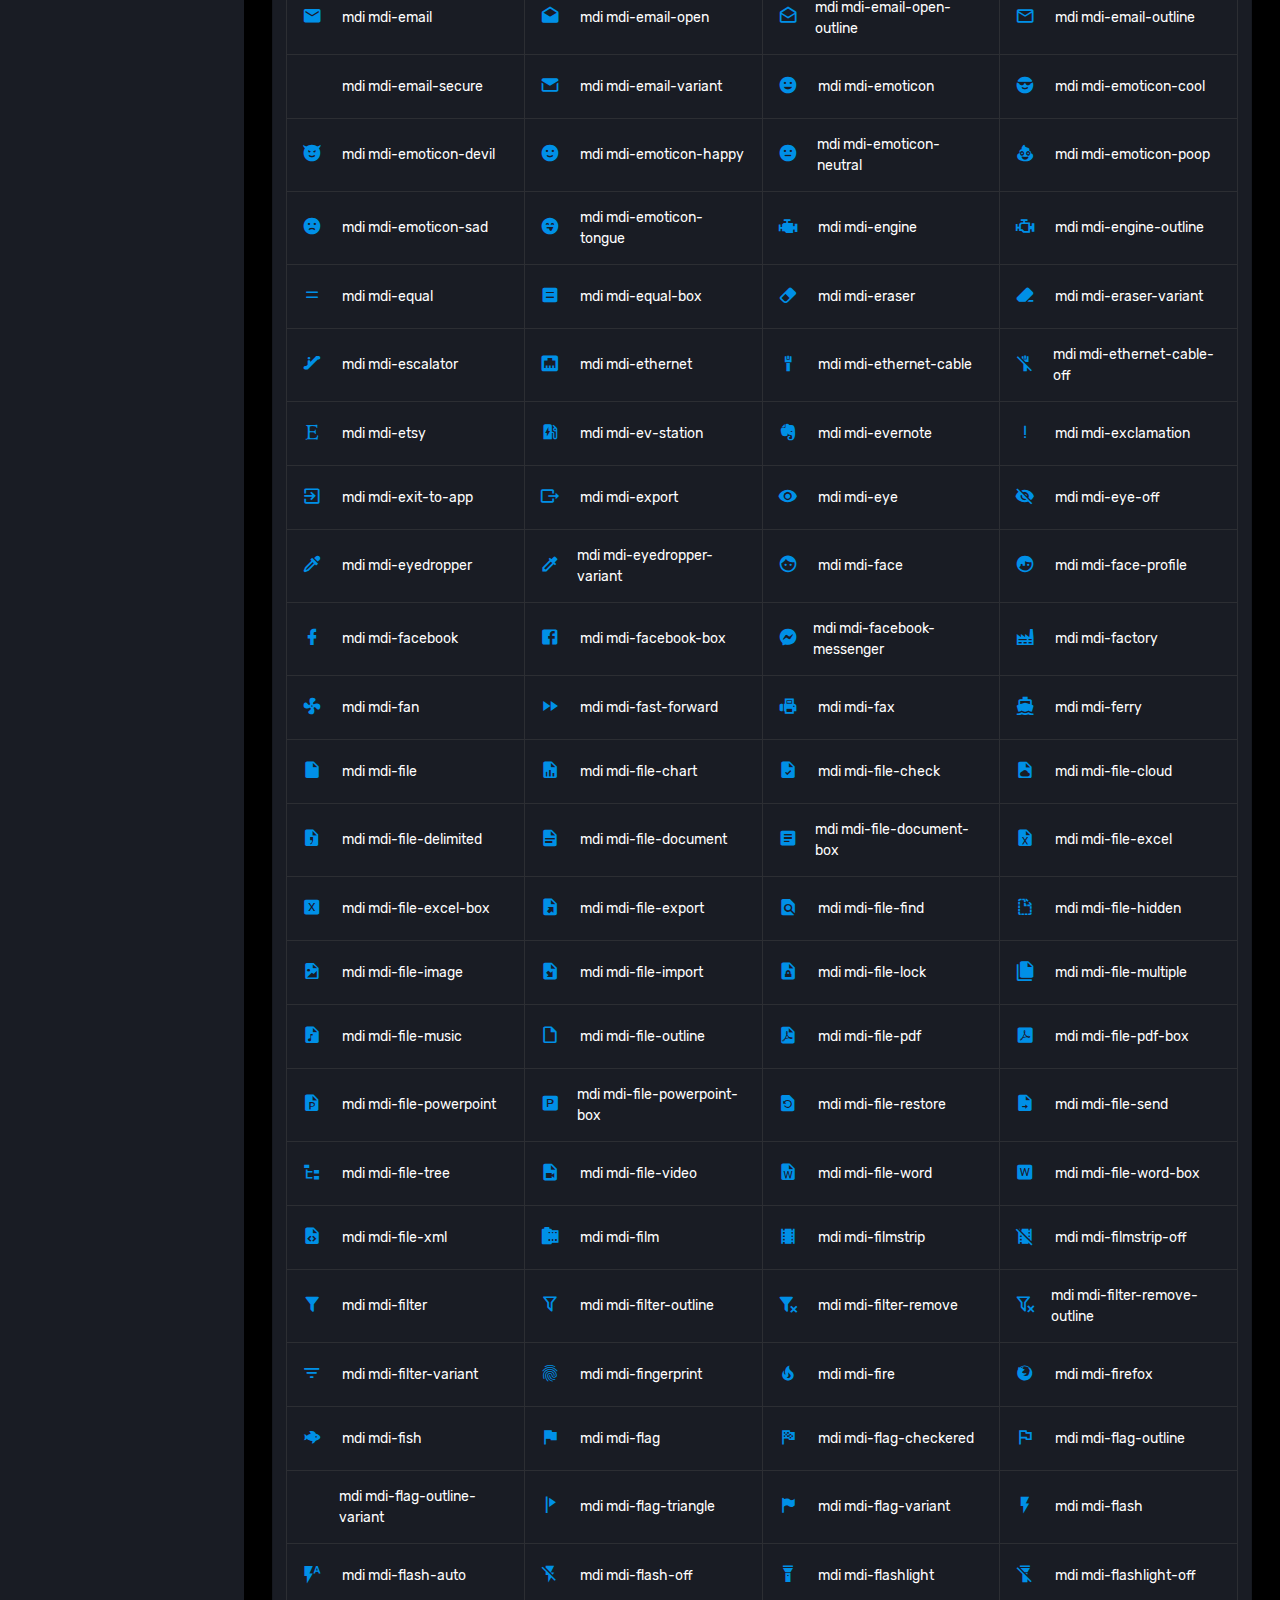
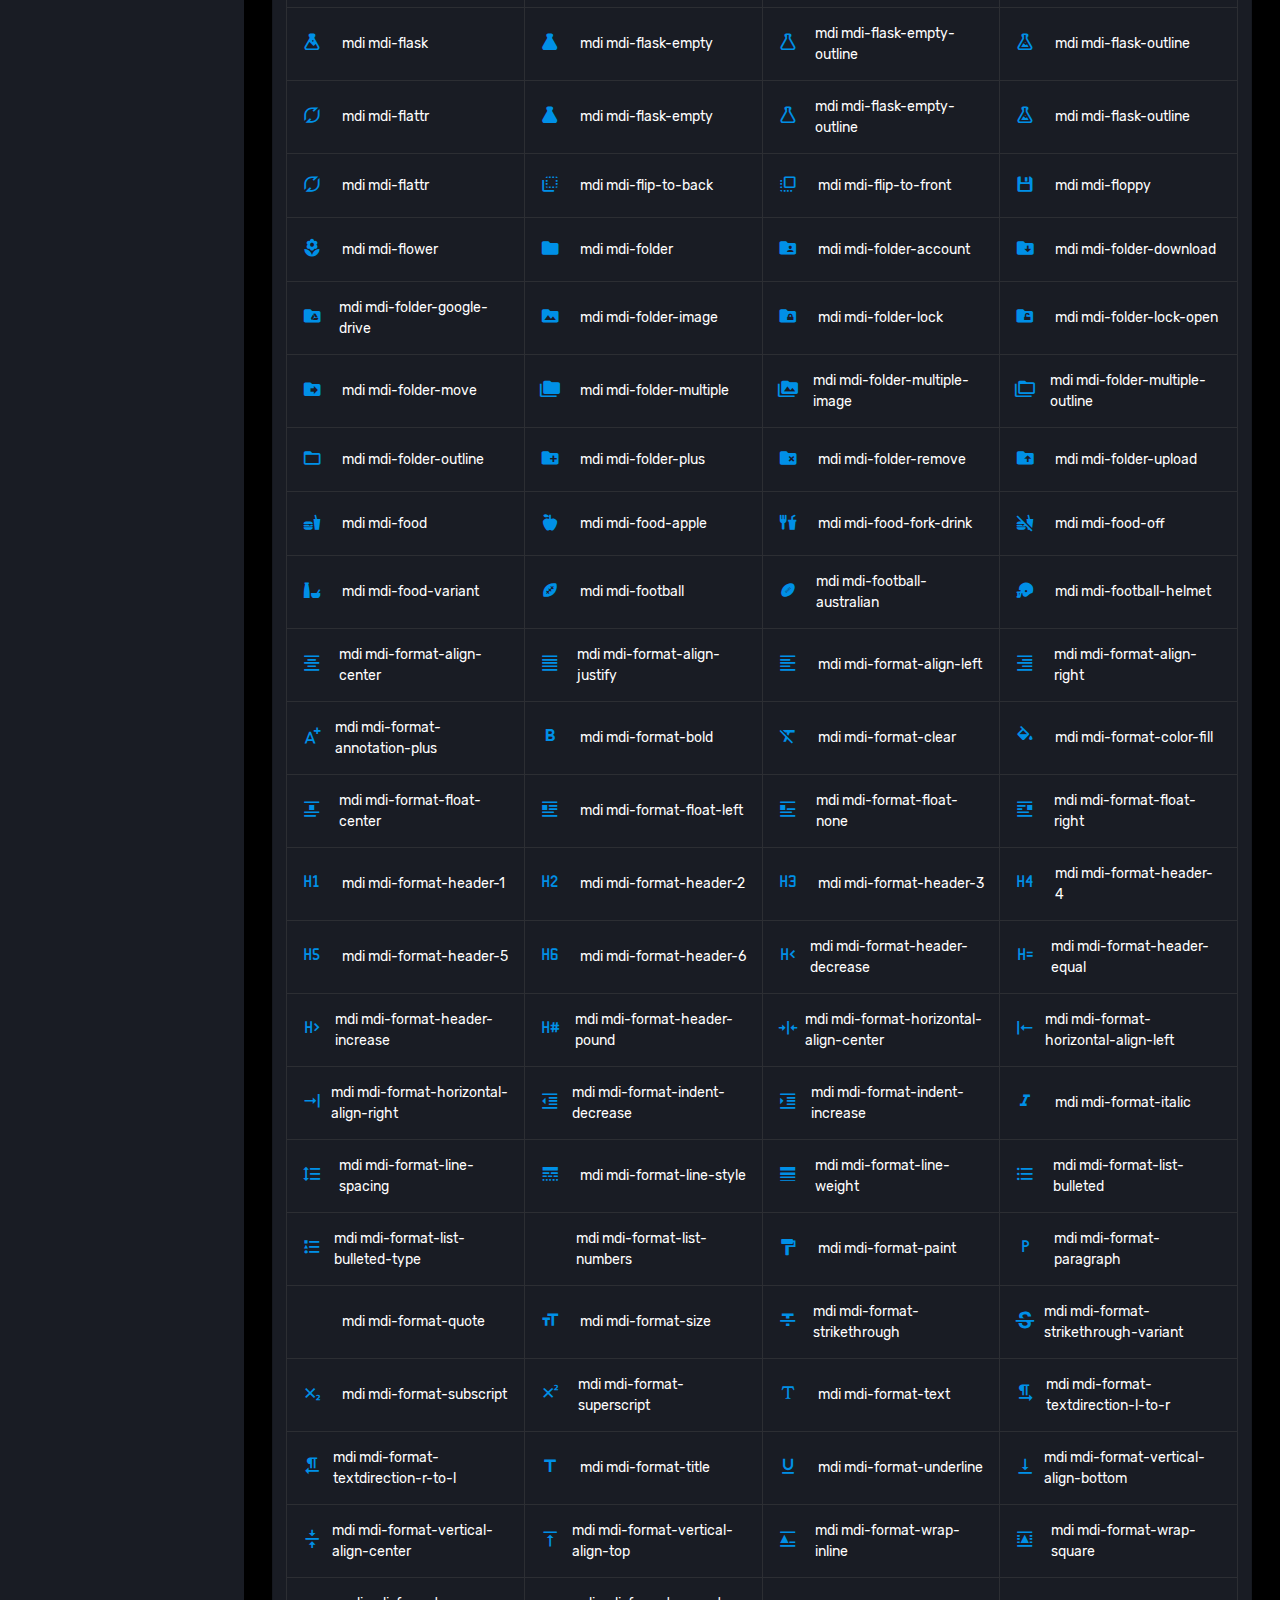
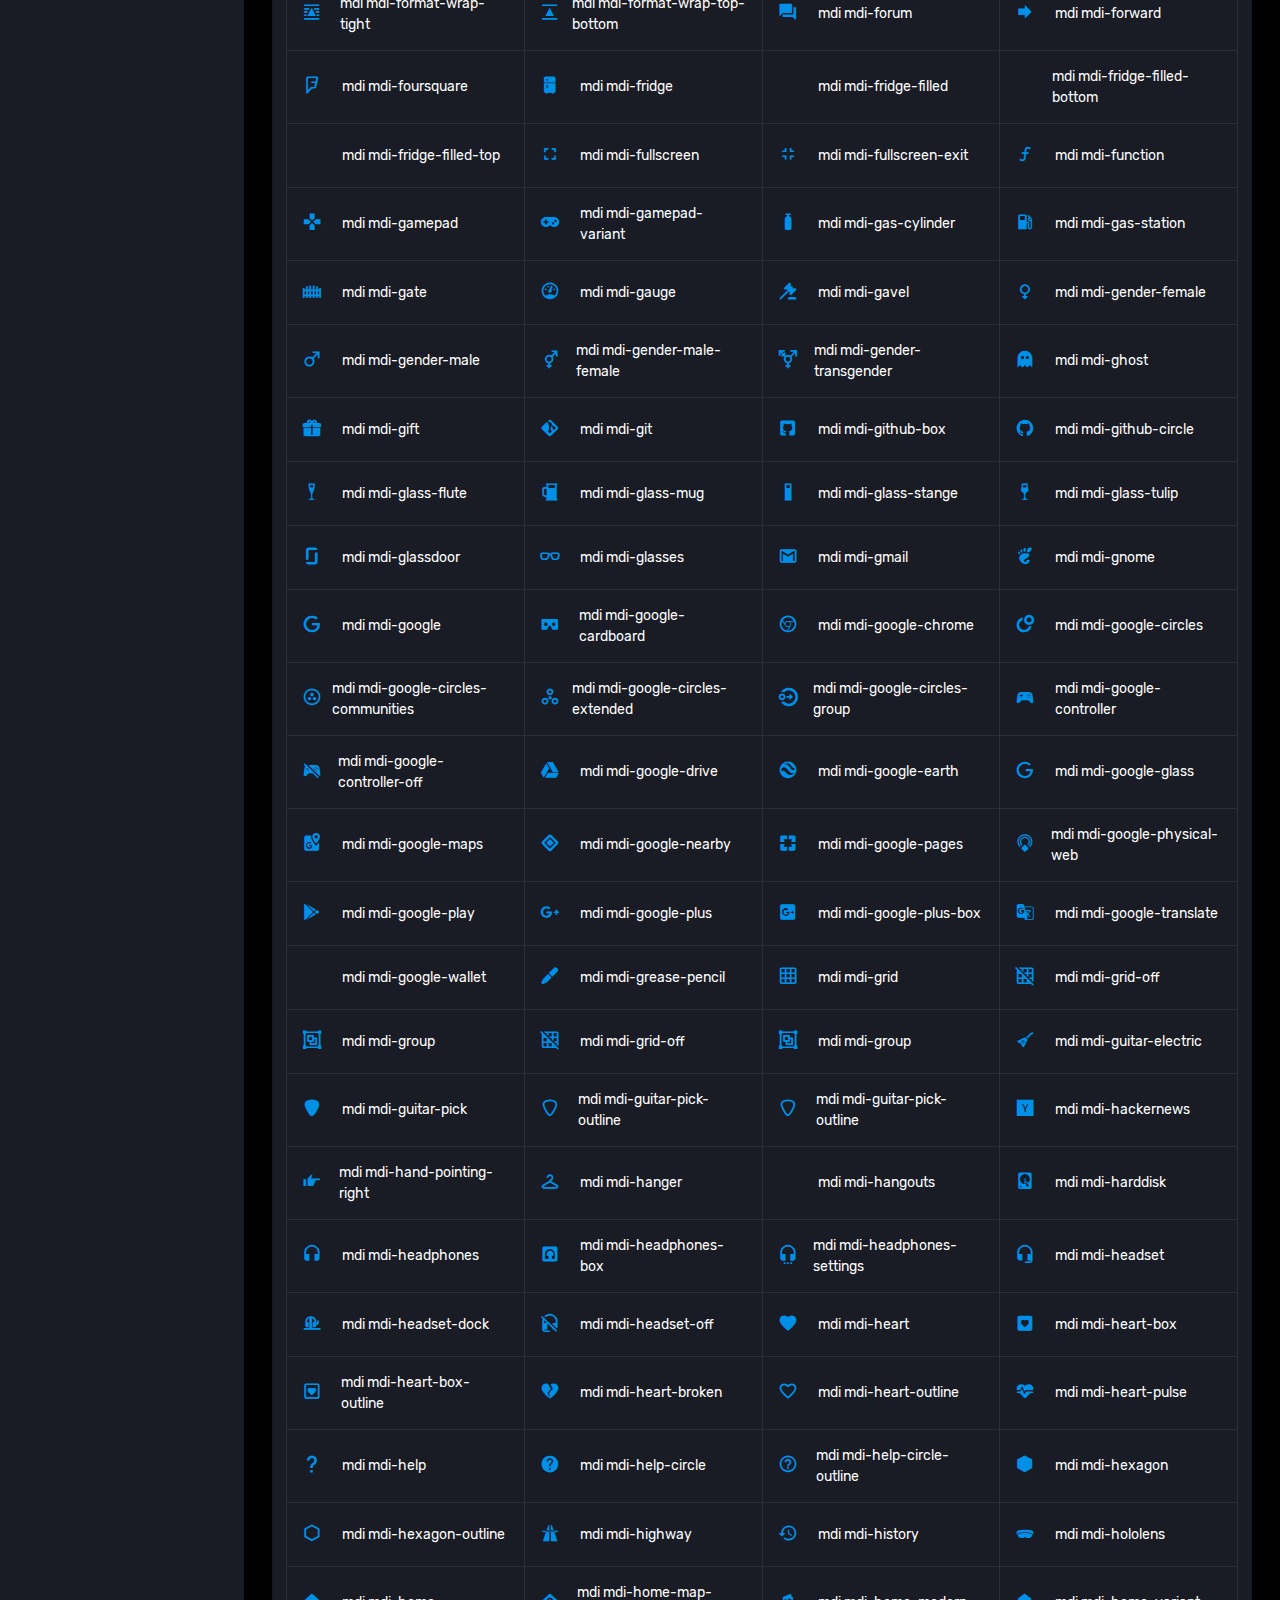
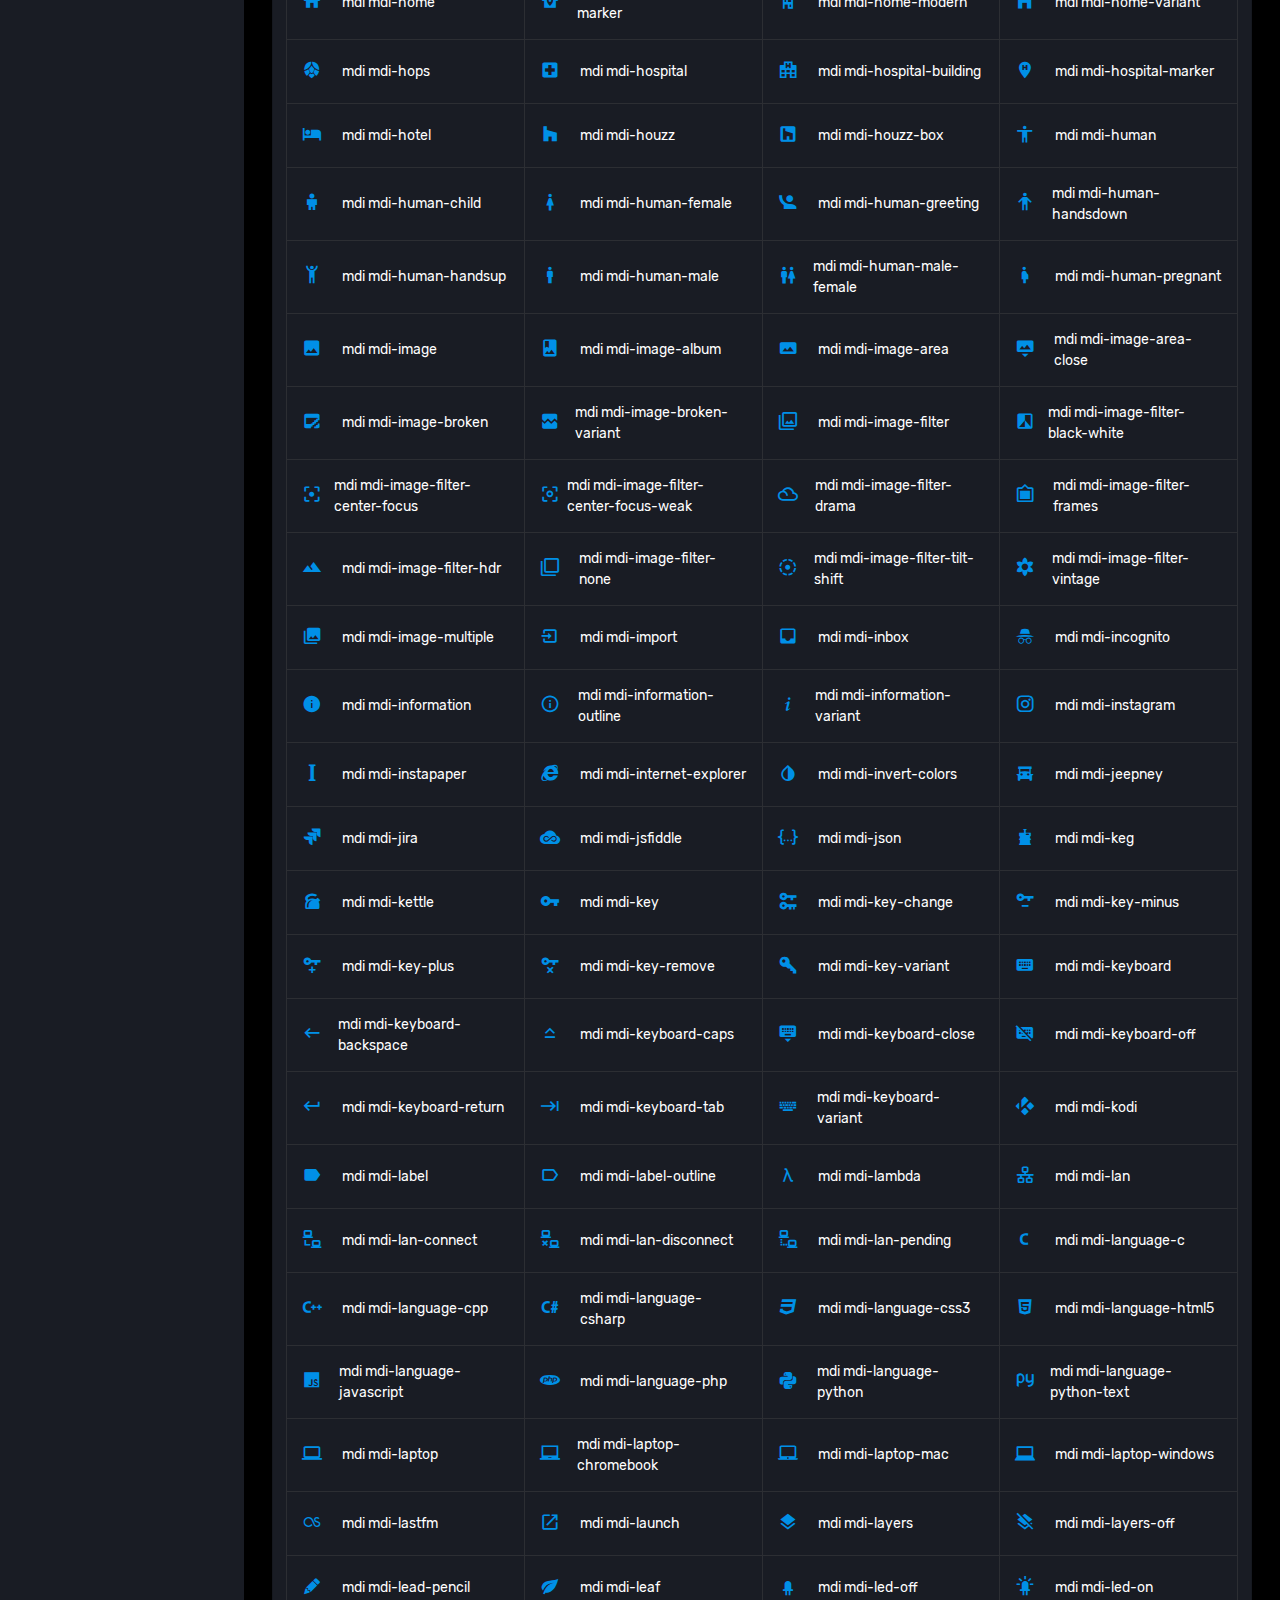
<file: static/pages/icons/mdi.html>
<!DOCTYPE html>
<html lang="en">
  <head>
    <!-- Required meta tags -->
    <meta charset="utf-8">
    <meta name="viewport" content="width=device-width, initial-scale=1, shrink-to-fit=no">
    <title>Corona Admin</title>
    <!-- plugins:css -->
    <link rel="stylesheet" href="../../assets/vendors/mdi/css/materialdesignicons.min.css">
    <link rel="stylesheet" href="../../assets/vendors/css/vendor.bundle.base.css">
    <!-- endinject -->
    <!-- Plugin css for this page -->
    <!-- End Plugin css for this page -->
    <!-- inject:css -->
    <!-- endinject -->
    <!-- Layout styles -->
    <link rel="stylesheet" href="../../assets/css/style.css">
    <!-- End layout styles -->
    <link rel="shortcut icon" href="../../assets/images/favicon.png" />
  </head>
  <body>
    <div class=" container-scroller">
      <!-- partial:../../partials/_sidebar.html -->
      <nav class="sidebar sidebar-offcanvas" id="sidebar">
        <div class="sidebar-brand-wrapper d-none d-lg-flex align-items-center justify-content-center fixed-top">
          <a class="sidebar-brand brand-logo" href="../../index.html"><img src="../../assets/images/logo.svg" alt="logo" /></a>
          <a class="sidebar-brand brand-logo-mini" href="../../index.html"><img src="../../assets/images/logo-mini.svg" alt="logo" /></a>
        </div>
        <ul class="nav">
          <li class="nav-item profile">
            <div class="profile-desc">
              <div class="profile-pic">
                <div class="count-indicator">
                  <img class="img-xs rounded-circle " src="../../assets/images/faces/face15.jpg" alt="">
                  <span class="count bg-success"></span>
                </div>
                <div class="profile-name">
                  <h5 class="mb-0 font-weight-normal">Henry Klein</h5>
                  <span>Gold Member</span>
                </div>
              </div>
              <a href="#" id="profile-dropdown" data-toggle="dropdown"><i class="mdi mdi-dots-vertical"></i></a>
              <div class="dropdown-menu dropdown-menu-right sidebar-dropdown preview-list" aria-labelledby="profile-dropdown">
                <a href="#" class="dropdown-item preview-item">
                  <div class="preview-thumbnail">
                    <div class="preview-icon bg-dark rounded-circle">
                      <i class="mdi mdi-settings text-primary"></i>
                    </div>
                  </div>
                  <div class="preview-item-content">
                    <p class="preview-subject ellipsis mb-1 text-small">Account settings</p>
                  </div>
                </a>
                <div class="dropdown-divider"></div>
                <a href="#" class="dropdown-item preview-item">
                  <div class="preview-thumbnail">
                    <div class="preview-icon bg-dark rounded-circle">
                      <i class="mdi mdi-onepassword  text-info"></i>
                    </div>
                  </div>
                  <div class="preview-item-content">
                    <p class="preview-subject ellipsis mb-1 text-small">Change Password</p>
                  </div>
                </a>
                <div class="dropdown-divider"></div>
                <a href="#" class="dropdown-item preview-item">
                  <div class="preview-thumbnail">
                    <div class="preview-icon bg-dark rounded-circle">
                      <i class="mdi mdi-calendar-today text-success"></i>
                    </div>
                  </div>
                  <div class="preview-item-content">
                    <p class="preview-subject ellipsis mb-1 text-small">To-do list</p>
                  </div>
                </a>
              </div>
            </div>
          </li>
          <li class="nav-item nav-category">
            <span class="nav-link">Navigation</span>
          </li>
          <li class="nav-item menu-items">
            <a class="nav-link" href="../../index.html">
              <span class="menu-icon">
                <i class="mdi mdi-speedometer"></i>
              </span>
              <span class="menu-title">Dashboard</span>
            </a>
          </li>
          <li class="nav-item menu-items">
            <a class="nav-link" data-toggle="collapse" href="#ui-basic" aria-expanded="false" aria-controls="ui-basic">
              <span class="menu-icon">
                <i class="mdi mdi-laptop"></i>
              </span>
              <span class="menu-title">Basic UI Elements</span>
              <i class="menu-arrow"></i>
            </a>
            <div class="collapse" id="ui-basic">
              <ul class="nav flex-column sub-menu">
                <li class="nav-item"> <a class="nav-link" href="../../pages/ui-features/buttons.html">Buttons</a></li>
                <li class="nav-item"> <a class="nav-link" href="../../pages/ui-features/dropdowns.html">Dropdowns</a></li>
                <li class="nav-item"> <a class="nav-link" href="../../pages/ui-features/typography.html">Typography</a></li>
              </ul>
            </div>
          </li>
          <li class="nav-item menu-items">
            <a class="nav-link" href="../../pages/forms/basic_elements.html">
              <span class="menu-icon">
                <i class="mdi mdi-playlist-play"></i>
              </span>
              <span class="menu-title">Form Elements</span>
            </a>
          </li>
          <li class="nav-item menu-items">
            <a class="nav-link" href="../../pages/tables/basic-table.html">
              <span class="menu-icon">
                <i class="mdi mdi-table-large"></i>
              </span>
              <span class="menu-title">Tables</span>
            </a>
          </li>
          <li class="nav-item menu-items">
            <a class="nav-link" href="../../pages/charts/chartjs.html">
              <span class="menu-icon">
                <i class="mdi mdi-chart-bar"></i>
              </span>
              <span class="menu-title">Charts</span>
            </a>
          </li>
          <li class="nav-item menu-items">
            <a class="nav-link" href="../../pages/icons/mdi.html">
              <span class="menu-icon">
                <i class="mdi mdi-contacts"></i>
              </span>
              <span class="menu-title">Icons</span>
            </a>
          </li>
          <li class="nav-item menu-items">
            <a class="nav-link" data-toggle="collapse" href="#auth" aria-expanded="false" aria-controls="auth">
              <span class="menu-icon">
                <i class="mdi mdi-security"></i>
              </span>
              <span class="menu-title">User Pages</span>
              <i class="menu-arrow"></i>
            </a>
            <div class="collapse" id="auth">
              <ul class="nav flex-column sub-menu">
                <li class="nav-item"> <a class="nav-link" href="../../pages/samples/blank-page.html"> Blank Page </a></li>
                <li class="nav-item"> <a class="nav-link" href="../../pages/samples/error-404.html"> 404 </a></li>
                <li class="nav-item"> <a class="nav-link" href="../../pages/samples/error-500.html"> 500 </a></li>
                <li class="nav-item"> <a class="nav-link" href="../../pages/samples/login.html"> Login </a></li>
                <li class="nav-item"> <a class="nav-link" href="../../pages/samples/register.html"> Register </a></li>
              </ul>
            </div>
          </li>
          <li class="nav-item menu-items">
            <a class="nav-link" href="http://www.bootstrapdash.com/demo/corona-free/jquery/documentation/documentation.html">
              <span class="menu-icon">
                <i class="mdi mdi-file-document-box"></i>
              </span>
              <span class="menu-title">Documentation</span>
            </a>
          </li>
        </ul>
      </nav>
      <!-- partial -->
      <div class="container-fluid page-body-wrapper">
        <!-- partial:../../partials/_navbar.html -->
        <nav class="navbar p-0 fixed-top d-flex flex-row">
          <div class="navbar-brand-wrapper d-flex d-lg-none align-items-center justify-content-center">
            <a class="navbar-brand brand-logo-mini" href="../../index.html"><img src="../../assets/images/logo-mini.svg" alt="logo" /></a>
          </div>
          <div class="navbar-menu-wrapper flex-grow d-flex align-items-stretch">
            <button class="navbar-toggler navbar-toggler align-self-center" type="button" data-toggle="minimize">
              <span class="mdi mdi-menu"></span>
            </button>
            <ul class="navbar-nav w-100">
              <li class="nav-item w-100">
                <form class="nav-link mt-2 mt-md-0 d-none d-lg-flex search">
                  <input type="text" class="form-control" placeholder="Search products">
                </form>
              </li>
            </ul>
            <ul class="navbar-nav navbar-nav-right">
              <li class="nav-item dropdown d-none d-lg-block">
                <a class="nav-link btn btn-success create-new-button" id="createbuttonDropdown" data-toggle="dropdown" aria-expanded="false" href="#">+ Create New Project</a>
                <div class="dropdown-menu dropdown-menu-right navbar-dropdown preview-list" aria-labelledby="createbuttonDropdown">
                  <h6 class="p-3 mb-0">Projects</h6>
                  <div class="dropdown-divider"></div>
                  <a class="dropdown-item preview-item">
                    <div class="preview-thumbnail">
                      <div class="preview-icon bg-dark rounded-circle">
                        <i class="mdi mdi-file-outline text-primary"></i>
                      </div>
                    </div>
                    <div class="preview-item-content">
                      <p class="preview-subject ellipsis mb-1">Software Development</p>
                    </div>
                  </a>
                  <div class="dropdown-divider"></div>
                  <a class="dropdown-item preview-item">
                    <div class="preview-thumbnail">
                      <div class="preview-icon bg-dark rounded-circle">
                        <i class="mdi mdi-web text-info"></i>
                      </div>
                    </div>
                    <div class="preview-item-content">
                      <p class="preview-subject ellipsis mb-1">UI Development</p>
                    </div>
                  </a>
                  <div class="dropdown-divider"></div>
                  <a class="dropdown-item preview-item">
                    <div class="preview-thumbnail">
                      <div class="preview-icon bg-dark rounded-circle">
                        <i class="mdi mdi-layers text-danger"></i>
                      </div>
                    </div>
                    <div class="preview-item-content">
                      <p class="preview-subject ellipsis mb-1">Software Testing</p>
                    </div>
                  </a>
                  <div class="dropdown-divider"></div>
                  <p class="p-3 mb-0 text-center">See all projects</p>
                </div>
              </li>
              <li class="nav-item nav-settings d-none d-lg-block">
                <a class="nav-link" href="#">
                  <i class="mdi mdi-view-grid"></i>
                </a>
              </li>
              <li class="nav-item dropdown border-left">
                <a class="nav-link count-indicator dropdown-toggle" id="messageDropdown" href="#" data-toggle="dropdown" aria-expanded="false">
                  <i class="mdi mdi-email"></i>
                  <span class="count bg-success"></span>
                </a>
                <div class="dropdown-menu dropdown-menu-right navbar-dropdown preview-list" aria-labelledby="messageDropdown">
                  <h6 class="p-3 mb-0">Messages</h6>
                  <div class="dropdown-divider"></div>
                  <a class="dropdown-item preview-item">
                    <div class="preview-thumbnail">
                      <img src="../../assets/images/faces/face4.jpg" alt="image" class="rounded-circle profile-pic">
                    </div>
                    <div class="preview-item-content">
                      <p class="preview-subject ellipsis mb-1">Mark send you a message</p>
                      <p class="text-muted mb-0"> 1 Minutes ago </p>
                    </div>
                  </a>
                  <div class="dropdown-divider"></div>
                  <a class="dropdown-item preview-item">
                    <div class="preview-thumbnail">
                      <img src="../../assets/images/faces/face2.jpg" alt="image" class="rounded-circle profile-pic">
                    </div>
                    <div class="preview-item-content">
                      <p class="preview-subject ellipsis mb-1">Cregh send you a message</p>
                      <p class="text-muted mb-0"> 15 Minutes ago </p>
                    </div>
                  </a>
                  <div class="dropdown-divider"></div>
                  <a class="dropdown-item preview-item">
                    <div class="preview-thumbnail">
                      <img src="../../assets/images/faces/face3.jpg" alt="image" class="rounded-circle profile-pic">
                    </div>
                    <div class="preview-item-content">
                      <p class="preview-subject ellipsis mb-1">Profile picture updated</p>
                      <p class="text-muted mb-0"> 18 Minutes ago </p>
                    </div>
                  </a>
                  <div class="dropdown-divider"></div>
                  <p class="p-3 mb-0 text-center">4 new messages</p>
                </div>
              </li>
              <li class="nav-item dropdown border-left">
                <a class="nav-link count-indicator dropdown-toggle" id="notificationDropdown" href="#" data-toggle="dropdown">
                  <i class="mdi mdi-bell"></i>
                  <span class="count bg-danger"></span>
                </a>
                <div class="dropdown-menu dropdown-menu-right navbar-dropdown preview-list" aria-labelledby="notificationDropdown">
                  <h6 class="p-3 mb-0">Notifications</h6>
                  <div class="dropdown-divider"></div>
                  <a class="dropdown-item preview-item">
                    <div class="preview-thumbnail">
                      <div class="preview-icon bg-dark rounded-circle">
                        <i class="mdi mdi-calendar text-success"></i>
                      </div>
                    </div>
                    <div class="preview-item-content">
                      <p class="preview-subject mb-1">Event today</p>
                      <p class="text-muted ellipsis mb-0"> Just a reminder that you have an event today </p>
                    </div>
                  </a>
                  <div class="dropdown-divider"></div>
                  <a class="dropdown-item preview-item">
                    <div class="preview-thumbnail">
                      <div class="preview-icon bg-dark rounded-circle">
                        <i class="mdi mdi-settings text-danger"></i>
                      </div>
                    </div>
                    <div class="preview-item-content">
                      <p class="preview-subject mb-1">Settings</p>
                      <p class="text-muted ellipsis mb-0"> Update dashboard </p>
                    </div>
                  </a>
                  <div class="dropdown-divider"></div>
                  <a class="dropdown-item preview-item">
                    <div class="preview-thumbnail">
                      <div class="preview-icon bg-dark rounded-circle">
                        <i class="mdi mdi-link-variant text-warning"></i>
                      </div>
                    </div>
                    <div class="preview-item-content">
                      <p class="preview-subject mb-1">Launch Admin</p>
                      <p class="text-muted ellipsis mb-0"> New admin wow! </p>
                    </div>
                  </a>
                  <div class="dropdown-divider"></div>
                  <p class="p-3 mb-0 text-center">See all notifications</p>
                </div>
              </li>
              <li class="nav-item dropdown">
                <a class="nav-link" id="profileDropdown" href="#" data-toggle="dropdown">
                  <div class="navbar-profile">
                    <img class="img-xs rounded-circle" src="../../assets/images/faces/face15.jpg" alt="">
                    <p class="mb-0 d-none d-sm-block navbar-profile-name">Henry Klein</p>
                    <i class="mdi mdi-menu-down d-none d-sm-block"></i>
                  </div>
                </a>
                <div class="dropdown-menu dropdown-menu-right navbar-dropdown preview-list" aria-labelledby="profileDropdown">
                  <h6 class="p-3 mb-0">Profile</h6>
                  <div class="dropdown-divider"></div>
                  <a class="dropdown-item preview-item">
                    <div class="preview-thumbnail">
                      <div class="preview-icon bg-dark rounded-circle">
                        <i class="mdi mdi-settings text-success"></i>
                      </div>
                    </div>
                    <div class="preview-item-content">
                      <p class="preview-subject mb-1">Settings</p>
                    </div>
                  </a>
                  <div class="dropdown-divider"></div>
                  <a class="dropdown-item preview-item">
                    <div class="preview-thumbnail">
                      <div class="preview-icon bg-dark rounded-circle">
                        <i class="mdi mdi-logout text-danger"></i>
                      </div>
                    </div>
                    <div class="preview-item-content">
                      <p class="preview-subject mb-1">Log out</p>
                    </div>
                  </a>
                  <div class="dropdown-divider"></div>
                  <p class="p-3 mb-0 text-center">Advanced settings</p>
                </div>
              </li>
            </ul>
            <button class="navbar-toggler navbar-toggler-right d-lg-none align-self-center" type="button" data-toggle="offcanvas">
              <span class="mdi mdi-format-line-spacing"></span>
            </button>
          </div>
        </nav>
        <!-- partial -->
        <div class="main-panel">
          <div class="content-wrapper">
            <div class="page-header">
              <h3 class="page-title"> Material design icons </h3>
              <nav aria-label="breadcrumb">
                <ol class="breadcrumb">
                  <li class="breadcrumb-item"><a href="#">Icons</a></li>
                  <li class="breadcrumb-item active" aria-current="page">Material design icons</li>
                </ol>
              </nav>
            </div>
            <div class="row">
              <div class="col-lg-12 grid-margin">
                <div class="card">
                  <div class="card-body">
                    <div class="row icons-list">
                      <div class="col-sm-6 col-md-4 col-lg-3">
                        <i class="mdi mdi-access-point"></i> mdi mdi-access-point
                      </div>
                      <div class="col-sm-6 col-md-4 col-lg-3">
                        <i class="mdi mdi-access-point-network"></i> mdi mdi-access-point-network
                      </div>
                      <div class="col-sm-6 col-md-4 col-lg-3">
                        <i class="mdi mdi-account"></i> mdi mdi-account
                      </div>
                      <div class="col-sm-6 col-md-4 col-lg-3">
                        <i class="mdi mdi-account-box"></i> mdi mdi-account-box
                      </div>
                      <div class="col-sm-6 col-md-4 col-lg-3">
                        <i class="mdi mdi-account-box-outline"></i> mdi mdi-account-box-outline
                      </div>
                      <div class="col-sm-6 col-md-4 col-lg-3">
                        <i class="mdi mdi-account-card-details"></i> mdi mdi-account-card-details
                      </div>
                      <div class="col-sm-6 col-md-4 col-lg-3">
                        <i class="mdi mdi-account-check"></i> mdi mdi-account-check
                      </div>
                      <div class="col-sm-6 col-md-4 col-lg-3">
                        <i class="mdi mdi-account-circle"></i> mdi mdi-account-circle
                      </div>
                      <div class="col-sm-6 col-md-4 col-lg-3">
                        <i class="mdi mdi-account-convert"></i> mdi mdi-account-convert
                      </div>
                      <div class="col-sm-6 col-md-4 col-lg-3">
                        <i class="mdi mdi-account-key"></i> mdi mdi-account-key
                      </div>
                      <div class="col-sm-6 col-md-4 col-lg-3">
                        <i class="mdi mdi-account-location"></i> mdi mdi-account-location
                      </div>
                      <div class="col-sm-6 col-md-4 col-lg-3">
                        <i class="mdi mdi-account-minus"></i> mdi mdi-account-minus
                      </div>
                      <div class="col-sm-6 col-md-4 col-lg-3">
                        <i class="mdi mdi-account-multiple"></i> mdi mdi-account-multiple
                      </div>
                      <div class="col-sm-6 col-md-4 col-lg-3">
                        <i class="mdi mdi-account-multiple-minus"></i> mdi mdi-account-multiple-minus
                      </div>
                      <div class="col-sm-6 col-md-4 col-lg-3">
                        <i class="mdi mdi-account-multiple-outline"></i> mdi mdi-account-multiple-outline
                      </div>
                      <div class="col-sm-6 col-md-4 col-lg-3">
                        <i class="mdi mdi-account-multiple-plus"></i> mdi mdi-account-multiple-plus
                      </div>
                      <div class="col-sm-6 col-md-4 col-lg-3">
                        <i class="mdi mdi-account-network"></i> mdi mdi-account-network
                      </div>
                      <div class="col-sm-6 col-md-4 col-lg-3">
                        <i class="mdi mdi-account-off"></i> mdi mdi-account-off
                      </div>
                      <div class="col-sm-6 col-md-4 col-lg-3">
                        <i class="mdi mdi-account-outline"></i> mdi mdi-account-outline
                      </div>
                      <div class="col-sm-6 col-md-4 col-lg-3">
                        <i class="mdi mdi-account-plus"></i> mdi mdi-account-plus
                      </div>
                      <div class="col-sm-6 col-md-4 col-lg-3">
                        <i class="mdi mdi-account-remove"></i> mdi mdi-account-remove
                      </div>
                      <div class="col-sm-6 col-md-4 col-lg-3">
                        <i class="mdi mdi-account-search"></i> mdi mdi-account-search
                      </div>
                      <div class="col-sm-6 col-md-4 col-lg-3">
                        <i class="mdi mdi-account-settings"></i> mdi mdi-account-settings
                      </div>
                      <div class="col-sm-6 col-md-4 col-lg-3">
                        <i class="mdi mdi-account-settings-variant"></i> mdi mdi-account-settings-variant
                      </div>
                      <div class="col-sm-6 col-md-4 col-lg-3">
                        <i class="mdi mdi-account-star"></i> mdi mdi-account-star
                      </div>
                      <div class="col-sm-6 col-md-4 col-lg-3">
                        <i class="mdi mdi-account-switch"></i> mdi mdi-account-switch
                      </div>
                      <div class="col-sm-6 col-md-4 col-lg-3">
                        <i class="mdi mdi-adjust"></i> mdi mdi-adjust
                      </div>
                      <div class="col-sm-6 col-md-4 col-lg-3">
                        <i class="mdi mdi-air-conditioner"></i> mdi mdi-air-conditioner
                      </div>
                      <div class="col-sm-6 col-md-4 col-lg-3">
                        <i class="mdi mdi-airballoon"></i> mdi mdi-airballoon
                      </div>
                      <div class="col-sm-6 col-md-4 col-lg-3">
                        <i class="mdi mdi-airplane"></i> mdi mdi-airplane
                      </div>
                      <div class="col-sm-6 col-md-4 col-lg-3">
                        <i class="mdi mdi-airplane-landing"></i> mdi mdi-airplane-landing
                      </div>
                      <div class="col-sm-6 col-md-4 col-lg-3">
                        <i class="mdi mdi-airplane-off"></i> mdi mdi-airplane-off
                      </div>
                      <div class="col-sm-6 col-md-4 col-lg-3">
                        <i class="mdi mdi-airplane-takeoff"></i> mdi mdi-airplane-takeoff
                      </div>
                      <div class="col-sm-6 col-md-4 col-lg-3">
                        <i class="mdi mdi-airplay"></i> mdi mdi-airplay
                      </div>
                      <div class="col-sm-6 col-md-4 col-lg-3">
                        <i class="mdi mdi-alarm"></i> mdi mdi-alarm
                      </div>
                      <div class="col-sm-6 col-md-4 col-lg-3">
                        <i class="mdi mdi-alarm-check"></i> mdi mdi-alarm-check
                      </div>
                      <div class="col-sm-6 col-md-4 col-lg-3">
                        <i class="mdi mdi-alarm-multiple"></i> mdi mdi-alarm-multiple
                      </div>
                      <div class="col-sm-6 col-md-4 col-lg-3">
                        <i class="mdi mdi-alarm-off"></i> mdi mdi-alarm-off
                      </div>
                      <div class="col-sm-6 col-md-4 col-lg-3">
                        <i class="mdi mdi-alarm-plus"></i> mdi mdi-alarm-plus
                      </div>
                      <div class="col-sm-6 col-md-4 col-lg-3">
                        <i class="mdi mdi-album"></i> mdi mdi-albums
                      </div>
                      <div class="col-sm-6 col-md-4 col-lg-3">
                        <i class="mdi mdi-alert"></i> mdi mdi-alert
                      </div>
                      <div class="col-sm-6 col-md-4 col-lg-3">
                        <i class="mdi mdi-alert-box"></i> mdi mdi-alert-box
                      </div>
                      <div class="col-sm-6 col-md-4 col-lg-3">
                        <i class="mdi mdi-alert-circle"></i> mdi mdi-alert-circle
                      </div>
                      <div class="col-sm-6 col-md-4 col-lg-3">
                        <i class="mdi mdi-alert-circle-outline"></i> mdi mdi-alert-circle-outline
                      </div>
                      <div class="col-sm-6 col-md-4 col-lg-3">
                        <i class="mdi mdi-alert-octagon"></i> mdi mdi-alert-octagon
                      </div>
                      <div class="col-sm-6 col-md-4 col-lg-3">
                        <i class="mdi mdi-alert-outline"></i> mdi mdi-alert-outline
                      </div>
                      <div class="col-sm-6 col-md-4 col-lg-3">
                        <i class="mdi mdi-alpha"></i> mdi mdi-alpha
                      </div>
                      <div class="col-sm-6 col-md-4 col-lg-3">
                        <i class="mdi mdi-alphabetical"></i> mdi mdi-alphabetical
                      </div>
                      <div class="col-sm-6 col-md-4 col-lg-3">
                        <i class="mdi mdi-altimeter"></i> mdi mdi-altimeter
                      </div>
                      <div class="col-sm-6 col-md-4 col-lg-3">
                        <i class="mdi mdi-amazon"></i> mdi mdi-amazon
                      </div>
                      <div class="col-sm-6 col-md-4 col-lg-3">
                        <i class="mdi mdi-amazon-clouddrive"></i> mdi mdi-amazon-clouddrive
                      </div>
                      <div class="col-sm-6 col-md-4 col-lg-3">
                        <i class="mdi mdi-ambulance"></i> mdi mdi-ambulance
                      </div>
                      <div class="col-sm-6 col-md-4 col-lg-3">
                        <i class="mdi mdi-amplifier"></i> mdi mdi-amplifier
                      </div>
                      <div class="col-sm-6 col-md-4 col-lg-3">
                        <i class="mdi mdi-anchor"></i> mdi mdi-anchor
                      </div>
                      <div class="col-sm-6 col-md-4 col-lg-3">
                        <i class="mdi mdi-android"></i> mdi mdi-android
                      </div>
                      <div class="col-sm-6 col-md-4 col-lg-3">
                        <i class="mdi mdi-android-debug-bridge"></i> mdi mdi-android-debug-bridge
                      </div>
                      <div class="col-sm-6 col-md-4 col-lg-3">
                        <i class="mdi mdi-android-studio"></i> mdi mdi-android-studio
                      </div>
                      <div class="col-sm-6 col-md-4 col-lg-3">
                        <i class="mdi mdi-animation"></i> mdi mdi-animation
                      </div>
                      <div class="col-sm-6 col-md-4 col-lg-3">
                        <i class="mdi mdi-apple"></i> mdi mdi-apple
                      </div>
                      <div class="col-sm-6 col-md-4 col-lg-3">
                        <i class="mdi mdi-apple-finder"></i> mdi mdi-apple-finder
                      </div>
                      <div class="col-sm-6 col-md-4 col-lg-3">
                        <i class="mdi mdi-apple-ios"></i> mdi mdi-apple-ios
                      </div>
                      <div class="col-sm-6 col-md-4 col-lg-3">
                        <i class="mdi mdi-apple-keyboard-caps"></i> mdi mdi-apple-keyboard-caps
                      </div>
                      <div class="col-sm-6 col-md-4 col-lg-3">
                        <i class="mdi mdi-apple-keyboard-command"></i> mdi mdi-apple-keyboard-command
                      </div>
                      <div class="col-sm-6 col-md-4 col-lg-3">
                        <i class="mdi mdi-apple-keyboard-control"></i> mdi mdi-apple-keyboard-control
                      </div>
                      <div class="col-sm-6 col-md-4 col-lg-3">
                        <i class="mdi mdi-apple-keyboard-option"></i> mdi mdi-apple-keyboard-option
                      </div>
                      <div class="col-sm-6 col-md-4 col-lg-3">
                        <i class="mdi mdi-apple-keyboard-shift"></i> mdi mdi-apple-keyboard-shift
                      </div>
                      <div class="col-sm-6 col-md-4 col-lg-3">
                        <i class="mdi mdi-apple-mobileme "></i> mdi mdi-apple-mobileme
                      </div>
                      <div class="col-sm-6 col-md-4 col-lg-3">
                        <i class="mdi mdi-apple-safari"></i> mdi mdi-apple-safari
                      </div>
                      <div class="col-sm-6 col-md-4 col-lg-3">
                        <i class="mdi mdi-application"></i> mdi mdi-application
                      </div>
                      <div class="col-sm-6 col-md-4 col-lg-3">
                        <i class="mdi mdi-appnet"></i> mdi mdi-appnet
                      </div>
                      <div class="col-sm-6 col-md-4 col-lg-3">
                        <i class="mdi mdi-apps"></i> mdi mdi-apps
                      </div>
                      <div class="col-sm-6 col-md-4 col-lg-3">
                        <i class="mdi mdi-archive"></i> mdi mdi-archive
                      </div>
                      <div class="col-sm-6 col-md-4 col-lg-3">
                        <i class="mdi mdi-arrange-bring-forward"></i> mdi mdi-arrange-bring-forward
                      </div>
                      <div class="col-sm-6 col-md-4 col-lg-3">
                        <i class="mdi mdi-arrange-bring-to-front"></i> mdi mdi-arrange-bring-to-front
                      </div>
                      <div class="col-sm-6 col-md-4 col-lg-3">
                        <i class="mdi mdi-arrange-send-backward"></i> mdi mdi-arrange-send-backward
                      </div>
                      <div class="col-sm-6 col-md-4 col-lg-3">
                        <i class="mdi mdi-arrange-send-to-back"></i> mdi mdi-arrange-send-to-back
                      </div>
                      <div class="col-sm-6 col-md-4 col-lg-3">
                        <i class="mdi mdi-arrow-all"></i> mdi mdi-arrow-all
                      </div>
                      <div class="col-sm-6 col-md-4 col-lg-3">
                        <i class="mdi mdi-arrow-bottom-left"></i> mdi mdi-arrow-bottom-left
                      </div>
                      <div class="col-sm-6 col-md-4 col-lg-3">
                        <i class="mdi mdi-arrow-bottom-right"></i> mdi mdi-arrow-bottom-right
                      </div>
                      <div class="col-sm-6 col-md-4 col-lg-3">
                        <i class="mdi mdi-arrow-compress"></i> mdi mdi-arrow-compress
                      </div>
                      <div class="col-sm-6 col-md-4 col-lg-3">
                        <i class="mdi mdi-arrow-compress-all"></i> mdi mdi-arrow-compress-all
                      </div>
                      <div class="col-sm-6 col-md-4 col-lg-3">
                        <i class="mdi mdi-arrow-down"></i> mdi mdi-arrow-down
                      </div>
                      <div class="col-sm-6 col-md-4 col-lg-3">
                        <i class="mdi mdi-arrow-down"></i> mdi mdi-arrow-down
                      </div>
                      <div class="col-sm-6 col-md-4 col-lg-3">
                        <i class="mdi mdi-arrow-down-bold-circle"></i> mdi mdi-arrow-down-bold-circle
                      </div>
                      <div class="col-sm-6 col-md-4 col-lg-3">
                        <i class="mdi mdi-arrow-down-bold-circle-outline"></i> mdi mdi-arrow-down-bold-circle-outline
                      </div>
                      <div class="col-sm-6 col-md-4 col-lg-3">
                        <i class="mdi mdi-arrow-down-bold-hexagon-outline"></i> mdi mdi-arrow-down-bold-hexagon-outline
                      </div>
                      <div class="col-sm-6 col-md-4 col-lg-3">
                        <i class="mdi mdi-arrow-down-drop-circle"></i> mdi mdi-arrow-down-drop-circle
                      </div>
                      <div class="col-sm-6 col-md-4 col-lg-3">
                        <i class="mdi mdi-arrow-down-drop-circle-outline"></i> mdi mdi-arrow-down-drop-circle-outline
                      </div>
                      <div class="col-sm-6 col-md-4 col-lg-3">
                        <i class="mdi mdi-arrow-expand"></i> mdi mdi-arrow-expand
                      </div>
                      <div class="col-sm-6 col-md-4 col-lg-3">
                        <i class="mdi mdi-arrow-expand-all"></i> mdi mdi-arrow-expand-all
                      </div>
                      <div class="col-sm-6 col-md-4 col-lg-3">
                        <i class="mdi mdi-arrow-left"></i> mdi mdi-arrow-left
                      </div>
                      <div class="col-sm-6 col-md-4 col-lg-3">
                        <i class="mdi mdi-arrow-left-bold"></i> mdi mdi-arrow-left-bold
                      </div>
                      <div class="col-sm-6 col-md-4 col-lg-3">
                        <i class="mdi mdi-arrow-left-bold-circle"></i> mdi mdi-arrow-left-bold-circle
                      </div>
                      <div class="col-sm-6 col-md-4 col-lg-3">
                        <i class="mdi mdi-arrow-left-bold-circle-outline"></i> mdi mdi-arrow-left-bold-circle-outline
                      </div>
                      <div class="col-sm-6 col-md-4 col-lg-3">
                        <i class="mdi mdi-arrow-left-bold-hexagon-outline"></i> mdi mdi-arrow-left-bold-hexagon-outline
                      </div>
                      <div class="col-sm-6 col-md-4 col-lg-3">
                        <i class="mdi mdi-arrow-left-drop-circle"></i> mdi mdi-arrow-left-drop-circle
                      </div>
                      <div class="col-sm-6 col-md-4 col-lg-3">
                        <i class="mdi mdi-arrow-left-drop-circle-outline"></i> mdi mdi-arrow-left-drop-circle-outline
                      </div>
                      <div class="col-sm-6 col-md-4 col-lg-3">
                        <i class="mdi mdi-arrow-right"></i> mdi mdi-arrow-right
                      </div>
                      <div class="col-sm-6 col-md-4 col-lg-3">
                        <i class="mdi mdi-arrow-right-bold"></i> mdi mdi-arrow-right-bold
                      </div>
                      <div class="col-sm-6 col-md-4 col-lg-3">
                        <i class="mdi mdi-arrow-right-bold-circle"></i> mdi mdi-arrow-right-bold-circle
                      </div>
                      <div class="col-sm-6 col-md-4 col-lg-3">
                        <i class="mdi mdi-arrow-right-bold-circle-outline"></i> mdi mdi-arrow-right-bold-circle-outline
                      </div>
                      <div class="col-sm-6 col-md-4 col-lg-3">
                        <i class="mdi mdi-arrow-right-bold-hexagon-outline"></i> mdi mdi-arrow-right-bold-hexagon-outline
                      </div>
                      <div class="col-sm-6 col-md-4 col-lg-3">
                        <i class="mdi mdi-arrow-right-drop-circle"></i> mdi mdi-arrow-right-drop-circle
                      </div>
                      <div class="col-sm-6 col-md-4 col-lg-3">
                        <i class="mdi mdi-arrow-right-drop-circle-outline"></i> mdi mdi-arrow-right-drop-circle-outline
                      </div>
                      <div class="col-sm-6 col-md-4 col-lg-3">
                        <i class="mdi mdi-arrow-top-left"></i> mdi mdi-arrow-top-left
                      </div>
                      <div class="col-sm-6 col-md-4 col-lg-3">
                        <i class="mdi mdi-arrow-top-right"></i> mdi mdi-arrow-top-right
                      </div>
                      <div class="col-sm-6 col-md-4 col-lg-3">
                        <i class="mdi mdi-arrow-up"></i> mdi mdi-arrow-up
                      </div>
                      <div class="col-sm-6 col-md-4 col-lg-3">
                        <i class="mdi mdi-arrow-up-bold"></i> mdi mdi-arrow-up-bold
                      </div>
                      <div class="col-sm-6 col-md-4 col-lg-3">
                        <i class="mdi mdi-arrow-up-bold-circle"></i> mdi mdi-arrow-up-bold-circle
                      </div>
                      <div class="col-sm-6 col-md-4 col-lg-3">
                        <i class="mdi mdi-arrow-up-bold-circle-outline"></i> mdi mdi-arrow-up-bold-circle-outline
                      </div>
                      <div class="col-sm-6 col-md-4 col-lg-3">
                        <i class="mdi mdi-arrow-up-bold-hexagon-outline"></i> mdi mdi-arrow-up-bold-hexagon-outline
                      </div>
                      <div class="col-sm-6 col-md-4 col-lg-3">
                        <i class="mdi mdi-arrow-up-drop-circle"></i> mdi mdi-arrow-up-drop-circle
                      </div>
                      <div class="col-sm-6 col-md-4 col-lg-3">
                        <i class="mdi mdi-arrow-up-drop-circle-outline"></i> mdi mdi-arrow-up-drop-circle-outline
                      </div>
                      <div class="col-sm-6 col-md-4 col-lg-3">
                        <i class="mdi mdi-assistant"></i> mdi mdi-assistant
                      </div>
                      <div class="col-sm-6 col-md-4 col-lg-3">
                        <i class="mdi mdi-at"></i> mdi mdi-at
                      </div>
                      <div class="col-sm-6 col-md-4 col-lg-3">
                        <i class="mdi mdi-attachment"></i> mdi mdi-attachment
                      </div>
                      <div class="col-sm-6 col-md-4 col-lg-3">
                        <i class="mdi mdi-audiobook"></i> mdi mdi-audiobook
                      </div>
                      <div class="col-sm-6 col-md-4 col-lg-3">
                        <i class="mdi mdi-auto-fix"></i> mdi mdi-auto-fix
                      </div>
                      <div class="col-sm-6 col-md-4 col-lg-3">
                        <i class="mdi mdi-auto-upload"></i> mdi mdi-auto-upload
                      </div>
                      <div class="col-sm-6 col-md-4 col-lg-3">
                        <i class="mdi mdi-autorenew"></i> mdi mdi-autorenew
                      </div>
                      <div class="col-sm-6 col-md-4 col-lg-3">
                        <i class="mdi mdi-av-timer"></i> mdi mdi-av-timer
                      </div>
                      <div class="col-sm-6 col-md-4 col-lg-3">
                        <i class="mdi mdi-baby"></i> mdi mdi-baby
                      </div>
                      <div class="col-sm-6 col-md-4 col-lg-3">
                        <i class="mdi mdi-backburger"></i> mdi mdi-backburger
                      </div>
                      <div class="col-sm-6 col-md-4 col-lg-3">
                        <i class="mdi mdi-backspace"></i> mdi mdi-backspace
                      </div>
                      <div class="col-sm-6 col-md-4 col-lg-3">
                        <i class="mdi mdi-backup-restore"></i> mdi mdi-backup-restore
                      </div>
                      <div class="col-sm-6 col-md-4 col-lg-3">
                        <i class="mdi mdi-bank"></i> mdi mdi-bank
                      </div>
                      <div class="col-sm-6 col-md-4 col-lg-3">
                        <i class="mdi mdi-barcode"></i> mdi mdi-barcode
                      </div>
                      <div class="col-sm-6 col-md-4 col-lg-3">
                        <i class="mdi mdi-barcode-scan"></i> mdi mdi-barcode-scan
                      </div>
                      <div class="col-sm-6 col-md-4 col-lg-3">
                        <i class="mdi mdi-barley"></i> mdi mdi-barley
                      </div>
                      <div class="col-sm-6 col-md-4 col-lg-3">
                        <i class="mdi mdi-barrel"></i> mdi mdi-barrel
                      </div>
                      <div class="col-sm-6 col-md-4 col-lg-3">
                        <i class="mdi mdi-basecamp"></i> mdi mdi-basecamp
                      </div>
                      <div class="col-sm-6 col-md-4 col-lg-3">
                        <i class="mdi mdi-basket"></i> mdi mdi-basket
                      </div>
                      <div class="col-sm-6 col-md-4 col-lg-3">
                        <i class="mdi mdi-basket-fill"></i> mdi mdi-basket-fill
                      </div>
                      <div class="col-sm-6 col-md-4 col-lg-3">
                        <i class="mdi mdi-basket-unfill"></i> mdi mdi-basket-unfill
                      </div>
                      <div class="col-sm-6 col-md-4 col-lg-3">
                        <i class="mdi mdi-battery"></i> mdi mdi-battery
                      </div>
                      <div class="col-sm-6 col-md-4 col-lg-3">
                        <i class="mdi mdi-battery-10"></i> mdi mdi-battery-10
                      </div>
                      <div class="col-sm-6 col-md-4 col-lg-3">
                        <i class="mdi mdi-battery-20"></i> mdi mdi-battery-20
                      </div>
                      <div class="col-sm-6 col-md-4 col-lg-3">
                        <i class="mdi mdi-battery-30"></i> mdi mdi-battery-30
                      </div>
                      <div class="col-sm-6 col-md-4 col-lg-3">
                        <i class="mdi mdi-battery-40"></i> mdi mdi-battery-40
                      </div>
                      <div class="col-sm-6 col-md-4 col-lg-3">
                        <i class="mdi mdi-battery-50"></i> mdi mdi-battery-50
                      </div>
                      <div class="col-sm-6 col-md-4 col-lg-3">
                        <i class="mdi mdi-battery-60"></i> mdi mdi-battery-60
                      </div>
                      <div class="col-sm-6 col-md-4 col-lg-3">
                        <i class="mdi mdi-battery-70"></i> mdi mdi-battery-70
                      </div>
                      <div class="col-sm-6 col-md-4 col-lg-3">
                        <i class="mdi mdi-battery-80"></i> mdi mdi-battery-80
                      </div>
                      <div class="col-sm-6 col-md-4 col-lg-3">
                        <i class="mdi mdi-battery-90"></i> mdi mdi-battery-90
                      </div>
                      <div class="col-sm-6 col-md-4 col-lg-3">
                        <i class="mdi mdi-battery-alert"></i> mdi mdi-battery-alert
                      </div>
                      <div class="col-sm-6 col-md-4 col-lg-3">
                        <i class="mdi mdi-battery-charging"></i> mdi mdi-battery-charging
                      </div>
                      <div class="col-sm-6 col-md-4 col-lg-3">
                        <i class="mdi mdi-battery-charging-100"></i> mdi mdi-battery-charging-100
                      </div>
                      <div class="col-sm-6 col-md-4 col-lg-3">
                        <i class="mdi mdi-battery-charging-20"></i> mdi mdi-battery-charging-20
                      </div>
                      <div class="col-sm-6 col-md-4 col-lg-3">
                        <i class="mdi mdi-battery-charging-30"></i> mdi mdi-battery-charging-30
                      </div>
                      <div class="col-sm-6 col-md-4 col-lg-3">
                        <i class="mdi mdi-battery-charging-40"></i> mdi mdi-battery-charging-40
                      </div>
                      <div class="col-sm-6 col-md-4 col-lg-3">
                        <i class="mdi mdi-battery-charging-60"></i> mdi mdi-battery-charging-60
                      </div>
                      <div class="col-sm-6 col-md-4 col-lg-3">
                        <i class="mdi mdi-battery-charging-80"></i> mdi mdi-battery-charging-80
                      </div>
                      <div class="col-sm-6 col-md-4 col-lg-3">
                        <i class="mdi mdi-battery-charging-90"></i> mdi mdi-battery-charging-90
                      </div>
                      <div class="col-sm-6 col-md-4 col-lg-3">
                        <i class="mdi mdi-battery-minus"></i> mdi mdi-battery-minus
                      </div>
                      <div class="col-sm-6 col-md-4 col-lg-3">
                        <i class="mdi mdi-battery-negative"></i> mdi mdi-battery-negative
                      </div>
                      <div class="col-sm-6 col-md-4 col-lg-3">
                        <i class="mdi mdi-battery-outline"></i> mdi mdi-battery-outline
                      </div>
                      <div class="col-sm-6 col-md-4 col-lg-3">
                        <i class="mdi mdi-battery-plus"></i> mdi mdi-battery-plus
                      </div>
                      <div class="col-sm-6 col-md-4 col-lg-3">
                        <i class="mdi mdi-battery-positive"></i> mdi mdi-battery-positive
                      </div>
                      <div class="col-sm-6 col-md-4 col-lg-3">
                        <i class="mdi mdi-battery-unknown"></i> mdi mdi-battery-unknown
                      </div>
                      <div class="col-sm-6 col-md-4 col-lg-3">
                        <i class="mdi mdi-beach"></i> mdi mdi-beach
                      </div>
                      <div class="col-sm-6 col-md-4 col-lg-3">
                        <i class="mdi mdi-beats"></i> mdi mdi-beats
                      </div>
                      <div class="col-sm-6 col-md-4 col-lg-3">
                        <i class="mdi mdi-beer"></i> mdi mdi-beer
                      </div>
                      <div class="col-sm-6 col-md-4 col-lg-3">
                        <i class="mdi mdi-behance"></i> mdi mdi-behance
                      </div>
                      <div class="col-sm-6 col-md-4 col-lg-3">
                        <i class="mdi mdi-bell"></i> mdi mdi-bell
                      </div>
                      <div class="col-sm-6 col-md-4 col-lg-3">
                        <i class="mdi mdi-bell-off"></i> mdi mdi-bell-off
                      </div>
                      <div class="col-sm-6 col-md-4 col-lg-3">
                        <i class="mdi mdi-bell-outline"></i> mdi mdi-bell-outline
                      </div>
                      <div class="col-sm-6 col-md-4 col-lg-3">
                        <i class="mdi mdi-bell-plus"></i> mdi mdi-bell-plus
                      </div>
                      <div class="col-sm-6 col-md-4 col-lg-3">
                        <i class="mdi mdi-bell-ring"></i> mdi mdi-bell-ring
                      </div>
                      <div class="col-sm-6 col-md-4 col-lg-3">
                        <i class="mdi mdi-bell-ring-outline"></i> mdi mdi-bell-ring-outline
                      </div>
                      <div class="col-sm-6 col-md-4 col-lg-3">
                        <i class="mdi mdi-bell-sleep"></i> mdi mdi-bell-sleep
                      </div>
                      <div class="col-sm-6 col-md-4 col-lg-3">
                        <i class="mdi mdi-beta"></i> mdi mdi-beta
                      </div>
                      <div class="col-sm-6 col-md-4 col-lg-3">
                        <i class="mdi mdi-bible"></i> mdi mdi-bible
                      </div>
                      <div class="col-sm-6 col-md-4 col-lg-3">
                        <i class="mdi mdi-bike"></i> mdi mdi-bike
                      </div>
                      <div class="col-sm-6 col-md-4 col-lg-3">
                        <i class="mdi mdi-bing"></i> mdi mdi-bing
                      </div>
                      <div class="col-sm-6 col-md-4 col-lg-3">
                        <i class="mdi mdi-binoculars"></i> mdi mdi-binoculars
                      </div>
                      <div class="col-sm-6 col-md-4 col-lg-3">
                        <i class="mdi mdi-bio"></i> mdi mdi-bio
                      </div>
                      <div class="col-sm-6 col-md-4 col-lg-3">
                        <i class="mdi mdi-biohazard"></i> mdi mdi-biohazard
                      </div>
                      <div class="col-sm-6 col-md-4 col-lg-3">
                        <i class="mdi mdi-bitbucket"></i> mdi mdi-bitbucket
                      </div>
                      <div class="col-sm-6 col-md-4 col-lg-3">
                        <i class="mdi mdi-black-mesa"></i> mdi mdi-black-mesa
                      </div>
                      <div class="col-sm-6 col-md-4 col-lg-3">
                        <i class="mdi mdi-blackberry"></i> mdi mdi-blackberry
                      </div>
                      <div class="col-sm-6 col-md-4 col-lg-3">
                        <i class="mdi mdi-blender"></i> mdi mdi-blender
                      </div>
                      <div class="col-sm-6 col-md-4 col-lg-3">
                        <i class="mdi mdi-blinds"></i> mdi mdi-blinds
                      </div>
                      <div class="col-sm-6 col-md-4 col-lg-3">
                        <i class="mdi mdi-block-helper"></i> mdi mdi-block-helper
                      </div>
                      <div class="col-sm-6 col-md-4 col-lg-3">
                        <i class="mdi mdi-blogger"></i> mdi mdi-blogger
                      </div>
                      <div class="col-sm-6 col-md-4 col-lg-3">
                        <i class="mdi mdi-bluetooth"></i> mdi mdi-bluetooth
                      </div>
                      <div class="col-sm-6 col-md-4 col-lg-3">
                        <i class="mdi mdi-bluetooth-audio"></i> mdi mdi-bluetooth-audio
                      </div>
                      <div class="col-sm-6 col-md-4 col-lg-3">
                        <i class="mdi mdi-bluetooth-connect"></i> mdi mdi-bluetooth-connect
                      </div>
                      <div class="col-sm-6 col-md-4 col-lg-3">
                        <i class="mdi mdi-bluetooth-off"></i> mdi mdi-bluetooth-off
                      </div>
                      <div class="col-sm-6 col-md-4 col-lg-3">
                        <i class="mdi mdi-bluetooth-settings"></i> mdi mdi-bluetooth-settings
                      </div>
                      <div class="col-sm-6 col-md-4 col-lg-3">
                        <i class="mdi mdi-bluetooth-transfer"></i> mdi mdi-bluetooth-transfer
                      </div>
                      <div class="col-sm-6 col-md-4 col-lg-3">
                        <i class="mdi mdi-blur"></i> mdi mdi-blur
                      </div>
                      <div class="col-sm-6 col-md-4 col-lg-3">
                        <i class="mdi mdi-blur-linear"></i> mdi mdi-blur-linear
                      </div>
                      <div class="col-sm-6 col-md-4 col-lg-3">
                        <i class="mdi mdi-blur-off"></i> mdi mdi-blur-off
                      </div>
                      <div class="col-sm-6 col-md-4 col-lg-3">
                        <i class="mdi mdi-blur-radial"></i> mdi mdi-blur-radial
                      </div>
                      <div class="col-sm-6 col-md-4 col-lg-3">
                        <i class="mdi mdi-bone"></i> mdi mdi-bone
                      </div>
                      <div class="col-sm-6 col-md-4 col-lg-3">
                        <i class="mdi mdi-book"></i> mdi mdi-book
                      </div>
                      <div class="col-sm-6 col-md-4 col-lg-3">
                        <i class="mdi mdi-book-minus"></i> mdi mdi-book-minus
                      </div>
                      <div class="col-sm-6 col-md-4 col-lg-3">
                        <i class="mdi mdi-book-multiple"></i> mdi mdi-book-multiple
                      </div>
                      <div class="col-sm-6 col-md-4 col-lg-3">
                        <i class="mdi mdi-book-multiple-variant"></i> mdi mdi-book-multiple-variant
                      </div>
                      <div class="col-sm-6 col-md-4 col-lg-3">
                        <i class="mdi mdi-book-open"></i> mdi mdi-book-open
                      </div>
                      <div class="col-sm-6 col-md-4 col-lg-3">
                        <i class="mdi mdi-book-open-page-variant"></i> mdi mdi-book-open-page-variant
                      </div>
                      <div class="col-sm-6 col-md-4 col-lg-3">
                        <i class="mdi mdi-book-open-variant"></i> mdi mdi-book-open-variant
                      </div>
                      <div class="col-sm-6 col-md-4 col-lg-3">
                        <i class="mdi mdi-book-plus"></i> mdi mdi-book-plus
                      </div>
                      <div class="col-sm-6 col-md-4 col-lg-3">
                        <i class="mdi mdi-book-variant"></i> mdi mdi-book-variant
                      </div>
                      <div class="col-sm-6 col-md-4 col-lg-3">
                        <i class="mdi mdi-bookmark"></i> mdi mdi-bookmark
                      </div>
                      <div class="col-sm-6 col-md-4 col-lg-3">
                        <i class="mdi mdi-bookmark-check"></i> mdi mdi-bookmark-check
                      </div>
                      <div class="col-sm-6 col-md-4 col-lg-3">
                        <i class="mdi mdi-bookmark-music"></i> mdi mdi-bookmark-music
                      </div>
                      <div class="col-sm-6 col-md-4 col-lg-3">
                        <i class="mdi mdi-bookmark-outline"></i> mdi mdi-bookmark-outline
                      </div>
                      <div class="col-sm-6 col-md-4 col-lg-3">
                        <i class="mdi mdi-bookmark-plus"></i> mdi mdi-bookmark-plus
                      </div>
                      <div class="col-sm-6 col-md-4 col-lg-3">
                        <i class="mdi mdi-bookmark-plus-outline"></i> mdi mdi-bookmark-plus-outline
                      </div>
                      <div class="col-sm-6 col-md-4 col-lg-3">
                        <i class="mdi mdi-bookmark-remove"></i> mdi mdi-bookmark-remove
                      </div>
                      <div class="col-sm-6 col-md-4 col-lg-3">
                        <i class="mdi mdi-boombox"></i> mdi mdi-boombox
                      </div>
                      <div class="col-sm-6 col-md-4 col-lg-3">
                        <i class="mdi mdi-border-all"></i> mdi mdi-border-all
                      </div>
                      <div class="col-sm-6 col-md-4 col-lg-3">
                        <i class="mdi mdi-border-bottom"></i> mdi mdi-border-bottom
                      </div>
                      <div class="col-sm-6 col-md-4 col-lg-3">
                        <i class="mdi mdi-border-color"></i> mdi mdi-border-color
                      </div>
                      <div class="col-sm-6 col-md-4 col-lg-3">
                        <i class="mdi mdi-border-horizontal"></i> mdi mdi-border-horizontal
                      </div>
                      <div class="col-sm-6 col-md-4 col-lg-3">
                        <i class="mdi mdi-border-inside"></i> mdi mdi-border-inside
                      </div>
                      <div class="col-sm-6 col-md-4 col-lg-3">
                        <i class="mdi mdi-border-left"></i> mdi mdi-border-left
                      </div>
                      <div class="col-sm-6 col-md-4 col-lg-3">
                        <i class="mdi mdi-border-none"></i> mdi mdi-border-none
                      </div>
                      <div class="col-sm-6 col-md-4 col-lg-3">
                        <i class="mdi mdi-border-outside"></i> mdi mdi-border-outside
                      </div>
                      <div class="col-sm-6 col-md-4 col-lg-3">
                        <i class="mdi mdi-border-right"></i> mdi mdi-border-right
                      </div>
                      <div class="col-sm-6 col-md-4 col-lg-3">
                        <i class="mdi mdi-border-style"></i> mdi mdi-border-style
                      </div>
                      <div class="col-sm-6 col-md-4 col-lg-3">
                        <i class="mdi mdi-border-top"></i> mdi mdi-border-top
                      </div>
                      <div class="col-sm-6 col-md-4 col-lg-3">
                        <i class="mdi mdi-border-vertical"></i> mdi mdi-border-vertical
                      </div>
                      <div class="col-sm-6 col-md-4 col-lg-3">
                        <i class="mdi mdi-bowl"></i> mdi mdi-bowl
                      </div>
                      <div class="col-sm-6 col-md-4 col-lg-3">
                        <i class="mdi mdi-bowling"></i> mdi mdi-bowling
                      </div>
                      <div class="col-sm-6 col-md-4 col-lg-3">
                        <i class="mdi mdi-box"></i> mdi mdi-box
                      </div>
                      <div class="col-sm-6 col-md-4 col-lg-3">
                        <i class="mdi mdi-box-cutter"></i> mdi mdi-box-cutter
                      </div>
                      <div class="col-sm-6 col-md-4 col-lg-3">
                        <i class="mdi mdi-box-shadow"></i> mdi mdi-box-shadow
                      </div>
                      <div class="col-sm-6 col-md-4 col-lg-3">
                        <i class="mdi mdi-bridge"></i> mdi mdi-bridge
                      </div>
                      <div class="col-sm-6 col-md-4 col-lg-3">
                        <i class="mdi mdi-briefcase"></i> mdi mdi-briefcase
                      </div>
                      <div class="col-sm-6 col-md-4 col-lg-3">
                        <i class="mdi mdi-briefcase-check"></i> mdi mdi-briefcase-check
                      </div>
                      <div class="col-sm-6 col-md-4 col-lg-3">
                        <i class="mdi mdi-briefcase-download"></i> mdi mdi-briefcase-download
                      </div>
                      <div class="col-sm-6 col-md-4 col-lg-3">
                        <i class="mdi mdi-briefcase-upload"></i> mdi mdi-briefcase-upload
                      </div>
                      <div class="col-sm-6 col-md-4 col-lg-3">
                        <i class="mdi mdi-brightness-1"></i> mdi mdi-brightness-1
                      </div>
                      <div class="col-sm-6 col-md-4 col-lg-3">
                        <i class="mdi mdi-brightness-2"></i> mdi mdi-brightness-2
                      </div>
                      <div class="col-sm-6 col-md-4 col-lg-3">
                        <i class="mdi mdi-brightness-3"></i> mdi mdi-brightness-3
                      </div>
                      <div class="col-sm-6 col-md-4 col-lg-3">
                        <i class="mdi mdi-brightness-4"></i> mdi mdi-brightness-4
                      </div>
                      <div class="col-sm-6 col-md-4 col-lg-3">
                        <i class="mdi mdi-brightness-5"></i> mdi mdi-brightness-5
                      </div>
                      <div class="col-sm-6 col-md-4 col-lg-3">
                        <i class="mdi mdi-brightness-6"></i> mdi mdi-brightness-6
                      </div>
                      <div class="col-sm-6 col-md-4 col-lg-3">
                        <i class="mdi mdi-brightness-7"></i> mdi mdi-brightness-7
                      </div>
                      <div class="col-sm-6 col-md-4 col-lg-3">
                        <i class="mdi mdi-brightness-auto"></i> mdi mdi-brightness-auto
                      </div>
                      <div class="col-sm-6 col-md-4 col-lg-3">
                        <i class="mdi mdi-broom"></i> mdi mdi-broom
                      </div>
                      <div class="col-sm-6 col-md-4 col-lg-3">
                        <i class="mdi mdi-brush"></i> mdi mdi-brush
                      </div>
                      <div class="col-sm-6 col-md-4 col-lg-3">
                        <i class="mdi mdi-buffer"></i> mdi mdi-buffer
                      </div>
                      <div class="col-sm-6 col-md-4 col-lg-3">
                        <i class="mdi mdi-bug"></i> mdi mdi-bug
                      </div>
                      <div class="col-sm-6 col-md-4 col-lg-3">
                        <i class="mdi mdi-bulletin-board"></i> mdi mdi-bulletin-board
                      </div>
                      <div class="col-sm-6 col-md-4 col-lg-3">
                        <i class="mdi mdi-bullhorn"></i> mdi mdi-bullhorn
                      </div>
                      <div class="col-sm-6 col-md-4 col-lg-3">
                        <i class="mdi mdi-bullseye"></i> mdi mdi-bullseye
                      </div>
                      <div class="col-sm-6 col-md-4 col-lg-3">
                        <i class="mdi mdi-burst-mode"></i> mdi mdi-burst-mode
                      </div>
                      <div class="col-sm-6 col-md-4 col-lg-3">
                        <i class="mdi mdi-bus"></i> mdi mdi-bus
                      </div>
                      <div class="col-sm-6 col-md-4 col-lg-3">
                        <i class="mdi mdi-cached"></i> mdi mdi-cached
                      </div>
                      <div class="col-sm-6 col-md-4 col-lg-3">
                        <i class="mdi mdi-cake"></i> mdi mdi-cake
                      </div>
                      <div class="col-sm-6 col-md-4 col-lg-3">
                        <i class="mdi mdi-cake-layered"></i> mdi mdi-cake-layered
                      </div>
                      <div class="col-sm-6 col-md-4 col-lg-3">
                        <i class="mdi mdi-cake-variant"></i> mdi mdi-cake-variant
                      </div>
                      <div class="col-sm-6 col-md-4 col-lg-3">
                        <i class="mdi mdi-calculator"></i> mdi mdi-calculator
                      </div>
                      <div class="col-sm-6 col-md-4 col-lg-3">
                        <i class="mdi mdi-calendar"></i> mdi mdi-calendar
                      </div>
                      <div class="col-sm-6 col-md-4 col-lg-3">
                        <i class="mdi mdi-calendar-blank"></i> mdi mdi-calendar-blank
                      </div>
                      <div class="col-sm-6 col-md-4 col-lg-3">
                        <i class="mdi mdi-calendar-check"></i> mdi mdi-calendar-check
                      </div>
                      <div class="col-sm-6 col-md-4 col-lg-3">
                        <i class="mdi mdi-calendar-clock"></i> mdi mdi-calendar-clock
                      </div>
                      <div class="col-sm-6 col-md-4 col-lg-3">
                        <i class="mdi mdi-calendar-multiple"></i> mdi mdi-calendar-multiple
                      </div>
                      <div class="col-sm-6 col-md-4 col-lg-3">
                        <i class="mdi mdi-calendar-multiple-check"></i> mdi mdi-calendar-multiple-check
                      </div>
                      <div class="col-sm-6 col-md-4 col-lg-3">
                        <i class="mdi mdi-calendar-plus"></i> mdi mdi-calendar-plus
                      </div>
                      <div class="col-sm-6 col-md-4 col-lg-3">
                        <i class="mdi mdi-calendar-remove"></i> mdi mdi-calendar-remove
                      </div>
                      <div class="col-sm-6 col-md-4 col-lg-3">
                        <i class="mdi mdi-calendar-text"></i> mdi mdi-calendar-text
                      </div>
                      <div class="col-sm-6 col-md-4 col-lg-3">
                        <i class="mdi mdi-calendar-today"></i> mdi mdi-calendar-today
                      </div>
                      <div class="col-sm-6 col-md-4 col-lg-3">
                        <i class="mdi mdi-call-made"></i> mdi mdi-call-made
                      </div>
                      <div class="col-sm-6 col-md-4 col-lg-3">
                        <i class="mdi mdi-call-merge"></i> mdi mdi-call-merge
                      </div>
                      <div class="col-sm-6 col-md-4 col-lg-3">
                        <i class="mdi mdi-call-missed"></i> mdi mdi-call-missed
                      </div>
                      <div class="col-sm-6 col-md-4 col-lg-3">
                        <i class="mdi mdi-call-received"></i> mdi mdi-call-received
                      </div>
                      <div class="col-sm-6 col-md-4 col-lg-3">
                        <i class="mdi mdi-call-split"></i> mdi mdi-call-split
                      </div>
                      <div class="col-sm-6 col-md-4 col-lg-3">
                        <i class="mdi mdi-camcorder"></i> mdi mdi-camcorder
                      </div>
                      <div class="col-sm-6 col-md-4 col-lg-3">
                        <i class="mdi mdi-camcorder-box"></i> mdi mdi-camcorder-box
                      </div>
                      <div class="col-sm-6 col-md-4 col-lg-3">
                        <i class="mdi mdi-camcorder-box-off"></i> mdi mdi-camcorder-box-off
                      </div>
                      <div class="col-sm-6 col-md-4 col-lg-3">
                        <i class="mdi mdi-camcorder-off"></i> mdi mdi-camcorder-off
                      </div>
                      <div class="col-sm-6 col-md-4 col-lg-3">
                        <i class="mdi mdi-camera"></i> mdi mdi-camera
                      </div>
                      <div class="col-sm-6 col-md-4 col-lg-3">
                        <i class="mdi mdi-camera-enhance"></i> mdi mdi-camera-enhance
                      </div>
                      <div class="col-sm-6 col-md-4 col-lg-3">
                        <i class="mdi mdi-camera-front"></i> mdi mdi-camera-front
                      </div>
                      <div class="col-sm-6 col-md-4 col-lg-3">
                        <i class="mdi mdi-camera-front-variant"></i> mdi mdi-camera-front-variant
                      </div>
                      <div class="col-sm-6 col-md-4 col-lg-3">
                        <i class="mdi mdi-camera-iris"></i> mdi mdi-camera-iris
                      </div>
                      <div class="col-sm-6 col-md-4 col-lg-3">
                        <i class="mdi mdi-camera-off"></i> mdi mdi-camera-off
                      </div>
                      <div class="col-sm-6 col-md-4 col-lg-3">
                        <i class="mdi mdi-camera-party-mode"></i> mdi mdi-camera-party-mode
                      </div>
                      <div class="col-sm-6 col-md-4 col-lg-3">
                        <i class="mdi mdi-camera-rear"></i> mdi mdi-camera-rear
                      </div>
                      <div class="col-sm-6 col-md-4 col-lg-3">
                        <i class="mdi mdi-camera-rear-variant"></i> mdi mdi-camera-rear-variant
                      </div>
                      <div class="col-sm-6 col-md-4 col-lg-3">
                        <i class="mdi mdi-camera-switch"></i> mdi mdi-camera-switch
                      </div>
                      <div class="col-sm-6 col-md-4 col-lg-3">
                        <i class="mdi mdi-camera-timer"></i> mdi mdi-camera-timer
                      </div>
                      <div class="col-sm-6 col-md-4 col-lg-3">
                        <i class="mdi mdi-candle"></i> mdi mdi-candle
                      </div>
                      <div class="col-sm-6 col-md-4 col-lg-3">
                        <i class="mdi mdi-candycane"></i> mdi mdi-candycane
                      </div>
                      <div class="col-sm-6 col-md-4 col-lg-3">
                        <i class="mdi mdi-car"></i> mdi mdi-car
                      </div>
                      <div class="col-sm-6 col-md-4 col-lg-3">
                        <i class="mdi mdi-car-battery"></i> mdi mdi-car-battery
                      </div>
                      <div class="col-sm-6 col-md-4 col-lg-3">
                        <i class="mdi mdi-car-connected"></i> mdi mdi-car-connected
                      </div>
                      <div class="col-sm-6 col-md-4 col-lg-3">
                        <i class="mdi mdi-car-wash"></i> mdi mdi-car-wash
                      </div>
                      <div class="col-sm-6 col-md-4 col-lg-3">
                        <i class="mdi mdi-cards"></i> mdi mdi-cards
                      </div>
                      <div class="col-sm-6 col-md-4 col-lg-3">
                        <i class="mdi mdi-cards-outline"></i> mdi mdi-cards-outline
                      </div>
                      <div class="col-sm-6 col-md-4 col-lg-3">
                        <i class="mdi mdi-cards-playing-outline"></i> mdi mdi-cards-playing-outline
                      </div>
                      <div class="col-sm-6 col-md-4 col-lg-3">
                        <i class="mdi mdi-carrot"></i> mdi mdi-carrot
                      </div>
                      <div class="col-sm-6 col-md-4 col-lg-3">
                        <i class="mdi mdi-cart"></i> mdi mdi-cart
                      </div>
                      <div class="col-sm-6 col-md-4 col-lg-3">
                        <i class="mdi mdi-cart-off"></i> mdi mdi-cart-off
                      </div>
                      <div class="col-sm-6 col-md-4 col-lg-3">
                        <i class="mdi mdi-cart-outline"></i> mdi mdi-cart-outline
                      </div>
                      <div class="col-sm-6 col-md-4 col-lg-3">
                        <i class="mdi mdi-cart-plus"></i> mdi mdi-cart-plus
                      </div>
                      <div class="col-sm-6 col-md-4 col-lg-3">
                        <i class="mdi mdi-case-sensitive-alt"></i> mdi mdi-case-sensitive-alt
                      </div>
                      <div class="col-sm-6 col-md-4 col-lg-3">
                        <i class="mdi mdi-cash"></i> mdi mdi-cash
                      </div>
                      <div class="col-sm-6 col-md-4 col-lg-3">
                        <i class="mdi mdi-cash-100"></i> mdi mdi-cash-100
                      </div>
                      <div class="col-sm-6 col-md-4 col-lg-3">
                        <i class="mdi mdi-cash-multiple"></i> mdi mdi-cash-multiple
                      </div>
                      <div class="col-sm-6 col-md-4 col-lg-3">
                        <i class="mdi mdi-cash-usd"></i> mdi mdi-cash-usd
                      </div>
                      <div class="col-sm-6 col-md-4 col-lg-3">
                        <i class="mdi mdi-cast"></i> mdi mdi-cast
                      </div>
                      <div class="col-sm-6 col-md-4 col-lg-3">
                        <i class="mdi mdi-cast-connected"></i> mdi mdi-cast-connected
                      </div>
                      <div class="col-sm-6 col-md-4 col-lg-3">
                        <i class="mdi mdi-castle"></i> mdi mdi-castle
                      </div>
                      <div class="col-sm-6 col-md-4 col-lg-3">
                        <i class="mdi mdi-cat"></i> mdi mdi-cat
                      </div>
                      <div class="col-sm-6 col-md-4 col-lg-3">
                        <i class="mdi mdi-cellphone"></i> mdi mdi-cellphone
                      </div>
                      <div class="col-sm-6 col-md-4 col-lg-3">
                        <i class="mdi mdi-cellphone-android"></i> mdi mdi-cellphone-android
                      </div>
                      <div class="col-sm-6 col-md-4 col-lg-3">
                        <i class="mdi mdi-cellphone-basic"></i> mdi mdi-cellphone-basic
                      </div>
                      <div class="col-sm-6 col-md-4 col-lg-3">
                        <i class="mdi mdi-cellphone-dock"></i> mdi mdi-cellphone-dock
                      </div>
                      <div class="col-sm-6 col-md-4 col-lg-3">
                        <i class="mdi mdi-cellphone-iphone"></i> mdi mdi-cellphone-iphone
                      </div>
                      <div class="col-sm-6 col-md-4 col-lg-3">
                        <i class="mdi mdi-cellphone-link"></i> mdi mdi-cellphone-link
                      </div>
                      <div class="col-sm-6 col-md-4 col-lg-3">
                        <i class="mdi mdi-cellphone-link-off"></i> mdi mdi-cellphone-link-off
                      </div>
                      <div class="col-sm-6 col-md-4 col-lg-3">
                        <i class="mdi mdi-cellphone-settings"></i> mdi mdi-cellphone-settings
                      </div>
                      <div class="col-sm-6 col-md-4 col-lg-3">
                        <i class="mdi mdi-certificate"></i> mdi mdi-certificate
                      </div>
                      <div class="col-sm-6 col-md-4 col-lg-3">
                        <i class="mdi mdi-chair-school"></i> mdi mdi-chair-school
                      </div>
                      <div class="col-sm-6 col-md-4 col-lg-3">
                        <i class="mdi mdi-chart-arc"></i> mdi mdi-chart-arc
                      </div>
                      <div class="col-sm-6 col-md-4 col-lg-3">
                        <i class="mdi mdi-chart-areaspline"></i> mdi mdi-chart-areaspline
                      </div>
                      <div class="col-sm-6 col-md-4 col-lg-3">
                        <i class="mdi mdi-chart-bar"></i> mdi mdi-chart-bar
                      </div>
                      <div class="col-sm-6 col-md-4 col-lg-3">
                        <i class="mdi mdi-chart-bubble"></i> mdi mdi-chart-bubble
                      </div>
                      <div class="col-sm-6 col-md-4 col-lg-3">
                        <i class="mdi mdi-chart-gantt"></i> mdi mdi-chart-gantt
                      </div>
                      <div class="col-sm-6 col-md-4 col-lg-3">
                        <i class="mdi mdi-chart-gantt"></i> mdi mdi-chart-gantt
                      </div>
                      <div class="col-sm-6 col-md-4 col-lg-3">
                        <i class="mdi mdi-chart-histogram"></i> mdi mdi-chart-histogram
                      </div>
                      <div class="col-sm-6 col-md-4 col-lg-3">
                        <i class="mdi mdi-chart-line"></i> mdi mdi-chart-line
                      </div>
                      <div class="col-sm-6 col-md-4 col-lg-3">
                        <i class="mdi mdi-chart-pie"></i> mdi mdi-chart-pie
                      </div>
                      <div class="col-sm-6 col-md-4 col-lg-3">
                        <i class="mdi mdi-chart-scatterplot-hexbin"></i> mdi mdi-chart-scatterplot-hexbin
                      </div>
                      <div class="col-sm-6 col-md-4 col-lg-3">
                        <i class="mdi mdi-check"></i> mdi mdi-check
                      </div>
                      <div class="col-sm-6 col-md-4 col-lg-3">
                        <i class="mdi mdi-check-all"></i> mdi mdi-check-all
                      </div>
                      <div class="col-sm-6 col-md-4 col-lg-3">
                        <i class="mdi mdi-check-circle"></i> mdi mdi-check-circle
                      </div>
                      <div class="col-sm-6 col-md-4 col-lg-3">
                        <i class="mdi mdi-check-circle-outline"></i> mdi mdi-check-circle-outline
                      </div>
                      <div class="col-sm-6 col-md-4 col-lg-3">
                        <i class="mdi mdi-checkbox-blank"></i> mdi mdi-checkbox-blank
                      </div>
                      <div class="col-sm-6 col-md-4 col-lg-3">
                        <i class="mdi mdi-checkbox-blank-circle"></i> mdi mdi-checkbox-blank-circle
                      </div>
                      <div class="col-sm-6 col-md-4 col-lg-3">
                        <i class="mdi mdi-checkbox-blank-circle-outline"></i> mdi mdi-checkbox-blank-circle-outline
                      </div>
                      <div class="col-sm-6 col-md-4 col-lg-3">
                        <i class="mdi mdi-checkbox-blank-outline"></i> mdi mdi-checkbox-blank-outline
                      </div>
                      <div class="col-sm-6 col-md-4 col-lg-3">
                        <i class="mdi mdi-checkbox-marked"></i> mdi mdi-checkbox-marked
                      </div>
                      <div class="col-sm-6 col-md-4 col-lg-3">
                        <i class="mdi mdi-checkbox-marked-circle"></i> mdi mdi-checkbox-marked-circle
                      </div>
                      <div class="col-sm-6 col-md-4 col-lg-3">
                        <i class="mdi mdi-checkbox-marked-circle-outline"></i> mdi mdi-checkbox-marked-circle-outline
                      </div>
                      <div class="col-sm-6 col-md-4 col-lg-3">
                        <i class="mdi mdi-checkbox-marked-outline"></i> mdi mdi-checkbox-marked-outline
                      </div>
                      <div class="col-sm-6 col-md-4 col-lg-3">
                        <i class="mdi mdi-checkbox-multiple-blank"></i> mdi mdi-checkbox-multiple-blank
                      </div>
                      <div class="col-sm-6 col-md-4 col-lg-3">
                        <i class="mdi mdi-checkbox-multiple-blank-circle"></i> mdi mdi-checkbox-multiple-blank-circle
                      </div>
                      <div class="col-sm-6 col-md-4 col-lg-3">
                        <i class="mdi mdi-checkbox-multiple-blank-circle-outline"></i> mdi mdi-checkbox-multiple-blank-circle-outline
                      </div>
                      <div class="col-sm-6 col-md-4 col-lg-3">
                        <i class="mdi mdi-checkbox-multiple-blank-outline"></i> mdi mdi-checkbox-multiple-blank-outline
                      </div>
                      <div class="col-sm-6 col-md-4 col-lg-3">
                        <i class="mdi mdi-checkbox-multiple-marked"></i> mdi mdi-checkbox-multiple-marked
                      </div>
                      <div class="col-sm-6 col-md-4 col-lg-3">
                        <i class="mdi mdi-checkbox-multiple-marked-circle"></i> mdi mdi-checkbox-multiple-marked-circle
                      </div>
                      <div class="col-sm-6 col-md-4 col-lg-3">
                        <i class="mdi mdi-checkbox-multiple-marked-circle-outline"></i> mdi mdi-checkbox-multiple-marked-circle-outline
                      </div>
                      <div class="col-sm-6 col-md-4 col-lg-3">
                        <i class="mdi mdi-checkbox-multiple-marked-outline"></i> mdi mdi-checkbox-multiple-marked-outline
                      </div>
                      <div class="col-sm-6 col-md-4 col-lg-3">
                        <i class="mdi mdi-checkerboard"></i> mdi mdi-checkerboard
                      </div>
                      <div class="col-sm-6 col-md-4 col-lg-3">
                        <i class="mdi mdi-chemical-weapon"></i> mdi mdi-chemical-weapon
                      </div>
                      <div class="col-sm-6 col-md-4 col-lg-3">
                        <i class="mdi mdi-chemical-weapon"></i> mdi mdi-chemical-weapon
                      </div>
                      <div class="col-sm-6 col-md-4 col-lg-3">
                        <i class="mdi mdi-chevron-double-down"></i> mdi mdi-chevron-double-down
                      </div>
                      <div class="col-sm-6 col-md-4 col-lg-3">
                        <i class="mdi mdi-chevron-double-left"></i> mdi mdi-chevron-double-left
                      </div>
                      <div class="col-sm-6 col-md-4 col-lg-3">
                        <i class="mdi mdi-chevron-double-right"></i> mdi mdi-chevron-double-right
                      </div>
                      <div class="col-sm-6 col-md-4 col-lg-3">
                        <i class="mdi mdi-chevron-double-up"></i> mdi mdi-chevron-double-up
                      </div>
                      <div class="col-sm-6 col-md-4 col-lg-3">
                        <i class="mdi mdi-chevron-down"></i> mdi mdi-chevron-down
                      </div>
                      <div class="col-sm-6 col-md-4 col-lg-3">
                        <i class="mdi mdi-chevron-left"></i> mdi mdi-chevron-left
                      </div>
                      <div class="col-sm-6 col-md-4 col-lg-3">
                        <i class="mdi mdi-chevron-right"></i> mdi mdi-chevron-right
                      </div>
                      <div class="col-sm-6 col-md-4 col-lg-3">
                        <i class="mdi mdi-chevron-up"></i> mdi mdi-chevron-up
                      </div>
                      <div class="col-sm-6 col-md-4 col-lg-3">
                        <i class="mdi mdi-chip"></i> mdi mdi-chip
                      </div>
                      <div class="col-sm-6 col-md-4 col-lg-3">
                        <i class="mdi mdi-church"></i> mdi mdi-church
                      </div>
                      <div class="col-sm-6 col-md-4 col-lg-3">
                        <i class="mdi mdi-cisco-webex"></i> mdi mdi-cisco-webex
                      </div>
                      <div class="col-sm-6 col-md-4 col-lg-3">
                        <i class="mdi mdi-city"></i> mdi mdi-city
                      </div>
                      <div class="col-sm-6 col-md-4 col-lg-3">
                        <i class="mdi mdi-clipboard"></i> mdi mdi-clipboard
                      </div>
                      <div class="col-sm-6 col-md-4 col-lg-3">
                        <i class="mdi mdi-clipboard-account"></i> mdi mdi-clipboard-account
                      </div>
                      <div class="col-sm-6 col-md-4 col-lg-3">
                        <i class="mdi mdi-clipboard-alert"></i> mdi mdi-clipboard-alert
                      </div>
                      <div class="col-sm-6 col-md-4 col-lg-3">
                        <i class="mdi mdi-clipboard-arrow-down"></i> mdi mdi-clipboard-arrow-down
                      </div>
                      <div class="col-sm-6 col-md-4 col-lg-3">
                        <i class="mdi mdi-clipboard-arrow-left"></i> mdi mdi-clipboard-arrow-left
                      </div>
                      <div class="col-sm-6 col-md-4 col-lg-3">
                        <i class="mdi mdi-clipboard-check"></i> mdi mdi-clipboard-check
                      </div>
                      <div class="col-sm-6 col-md-4 col-lg-3">
                        <i class="mdi mdi-clipboard-outline"></i> mdi mdi-clipboard-outline
                      </div>
                      <div class="col-sm-6 col-md-4 col-lg-3">
                        <i class="mdi mdi-clipboard-text"></i> mdi mdi-clipboard-text
                      </div>
                      <div class="col-sm-6 col-md-4 col-lg-3">
                        <i class="mdi mdi-clippy"></i> mdi mdi-clippy
                      </div>
                      <div class="col-sm-6 col-md-4 col-lg-3">
                        <i class="mdi mdi-clock"></i> mdi mdi-clock
                      </div>
                      <div class="col-sm-6 col-md-4 col-lg-3">
                        <i class="mdi mdi-clock-alert"></i> mdi mdi-clock-alert
                      </div>
                      <div class="col-sm-6 col-md-4 col-lg-3">
                        <i class="mdi mdi-clock-end"></i> mdi mdi-clock-end
                      </div>
                      <div class="col-sm-6 col-md-4 col-lg-3">
                        <i class="mdi mdi-clock-fast"></i> mdi mdi-clock-fast
                      </div>
                      <div class="col-sm-6 col-md-4 col-lg-3">
                        <i class="mdi mdi-clock-in"></i> mdi mdi-clock-in
                      </div>
                      <div class="col-sm-6 col-md-4 col-lg-3">
                        <i class="mdi mdi-clock-out"></i> mdi mdi-clock-out
                      </div>
                      <div class="col-sm-6 col-md-4 col-lg-3">
                        <i class="mdi mdi-clock-start"></i> mdi mdi-clock-start
                      </div>
                      <div class="col-sm-6 col-md-4 col-lg-3">
                        <i class="mdi mdi-close"></i> mdi mdi-close
                      </div>
                      <div class="col-sm-6 col-md-4 col-lg-3">
                        <i class="mdi mdi-close-box"></i> mdi mdi-close-box
                      </div>
                      <div class="col-sm-6 col-md-4 col-lg-3">
                        <i class="mdi mdi-close-box-outline"></i> mdi mdi-close-box-outline
                      </div>
                      <div class="col-sm-6 col-md-4 col-lg-3">
                        <i class="mdi mdi-close-circle"></i> mdi mdi-close-circle
                      </div>
                      <div class="col-sm-6 col-md-4 col-lg-3">
                        <i class="mdi mdi-close-circle-outline"></i> mdi mdi-close-circle-outline
                      </div>
                      <div class="col-sm-6 col-md-4 col-lg-3">
                        <i class="mdi mdi-close-network"></i> mdi mdi-close-network
                      </div>
                      <div class="col-sm-6 col-md-4 col-lg-3">
                        <i class="mdi mdi-close-octagon"></i> mdi mdi-close-octagon
                      </div>
                      <div class="col-sm-6 col-md-4 col-lg-3">
                        <i class="mdi mdi-close-octagon-outline"></i> mdi mdi-close-octagon-outline
                      </div>
                      <div class="col-sm-6 col-md-4 col-lg-3">
                        <i class="mdi mdi-closed-caption"></i> mdi mdi-closed-caption
                      </div>
                      <div class="col-sm-6 col-md-4 col-lg-3">
                        <i class="mdi mdi-cloud"></i> mdi mdi-cloud
                      </div>
                      <div class="col-sm-6 col-md-4 col-lg-3">
                        <i class="mdi mdi-cloud-check"></i> mdi mdi-cloud-check
                      </div>
                      <div class="col-sm-6 col-md-4 col-lg-3">
                        <i class="mdi mdi-cloud-circle"></i> mdi mdi-cloud-circle
                      </div>
                      <div class="col-sm-6 col-md-4 col-lg-3">
                        <i class="mdi mdi-cloud-download"></i> mdi mdi-cloud-download
                      </div>
                      <div class="col-sm-6 col-md-4 col-lg-3">
                        <i class="mdi mdi-cloud-outline"></i> mdi mdi-cloud-outline
                      </div>
                      <div class="col-sm-6 col-md-4 col-lg-3">
                        <i class="mdi mdi-cloud-outline-off"></i> mdi mdi-cloud-outline-off
                      </div>
                      <div class="col-sm-6 col-md-4 col-lg-3">
                        <i class="mdi mdi-cloud-print"></i> mdi mdi-cloud-print
                      </div>
                      <div class="col-sm-6 col-md-4 col-lg-3">
                        <i class="mdi mdi-cloud-print-outline"></i> mdi mdi-cloud-print-outline
                      </div>
                      <div class="col-sm-6 col-md-4 col-lg-3">
                        <i class="mdi mdi-cloud-sync"></i> mdi mdi-cloud-sync
                      </div>
                      <div class="col-sm-6 col-md-4 col-lg-3">
                        <i class="mdi mdi-cloud-upload"></i> mdi mdi-cloud-upload
                      </div>
                      <div class="col-sm-6 col-md-4 col-lg-3">
                        <i class="mdi mdi-code-array"></i> mdi mdi-code-array
                      </div>
                      <div class="col-sm-6 col-md-4 col-lg-3">
                        <i class="mdi mdi-code-braces"></i> mdi mdi-code-braces
                      </div>
                      <div class="col-sm-6 col-md-4 col-lg-3">
                        <i class="mdi mdi-code-brackets"></i> mdi mdi-code-brackets
                      </div>
                      <div class="col-sm-6 col-md-4 col-lg-3">
                        <i class="mdi mdi-code-equal"></i> mdi mdi-code-equal
                      </div>
                      <div class="col-sm-6 col-md-4 col-lg-3">
                        <i class="mdi mdi-code-greater-than"></i> mdi mdi-code-greater-than
                      </div>
                      <div class="col-sm-6 col-md-4 col-lg-3">
                        <i class="mdi mdi-code-greater-than-or-equal"></i> mdi mdi-code-greater-than-or-equal
                      </div>
                      <div class="col-sm-6 col-md-4 col-lg-3">
                        <i class="mdi mdi-code-less-than"></i> mdi mdi-code-less-than
                      </div>
                      <div class="col-sm-6 col-md-4 col-lg-3">
                        <i class="mdi mdi-code-less-than-or-equal"></i> mdi mdi-code-less-than-or-equal
                      </div>
                      <div class="col-sm-6 col-md-4 col-lg-3">
                        <i class="mdi mdi-code-not-equal"></i> mdi mdi-code-not-equal
                      </div>
                      <div class="col-sm-6 col-md-4 col-lg-3">
                        <i class="mdi mdi-code-not-equal-variant"></i> mdi mdi-code-not-equal-variant
                      </div>
                      <div class="col-sm-6 col-md-4 col-lg-3">
                        <i class="mdi mdi-code-parentheses"></i> mdi mdi-code-parentheses
                      </div>
                      <div class="col-sm-6 col-md-4 col-lg-3">
                        <i class="mdi mdi-code-string"></i> mdi mdi-code-string
                      </div>
                      <div class="col-sm-6 col-md-4 col-lg-3">
                        <i class="mdi mdi-code-tags"></i> mdi mdi-code-tags
                      </div>
                      <div class="col-sm-6 col-md-4 col-lg-3">
                        <i class="mdi mdi-codepen"></i> mdi mdi-codepen
                      </div>
                      <div class="col-sm-6 col-md-4 col-lg-3">
                        <i class="mdi mdi-coffee"></i> mdi mdi-coffee
                      </div>
                      <div class="col-sm-6 col-md-4 col-lg-3">
                        <i class="mdi mdi-coffee-to-go"></i> mdi mdi-coffee-to-go
                      </div>
                      <div class="col-sm-6 col-md-4 col-lg-3">
                        <i class="mdi mdi-coin"></i> mdi mdi-coin
                      </div>
                      <div class="col-sm-6 col-md-4 col-lg-3">
                        <i class="mdi mdi-collage"></i> mdi mdi-collage
                      </div>
                      <div class="col-sm-6 col-md-4 col-lg-3">
                        <i class="mdi mdi-color-helper"></i> mdi mdi-color-helper
                      </div>
                      <div class="col-sm-6 col-md-4 col-lg-3">
                        <i class="mdi mdi-comment"></i> mdi mdi-comment
                      </div>
                      <div class="col-sm-6 col-md-4 col-lg-3">
                        <i class="mdi mdi-comment-account"></i> mdi mdi-comment-account
                      </div>
                      <div class="col-sm-6 col-md-4 col-lg-3">
                        <i class="mdi mdi-comment-account-outline"></i> mdi mdi-comment-account-outline
                      </div>
                      <div class="col-sm-6 col-md-4 col-lg-3">
                        <i class="mdi mdi-comment-alert"></i> mdi mdi-comment-alert
                      </div>
                      <div class="col-sm-6 col-md-4 col-lg-3">
                        <i class="mdi mdi-comment-alert-outline"></i> mdi mdi-comment-alert-outline
                      </div>
                      <div class="col-sm-6 col-md-4 col-lg-3">
                        <i class="mdi mdi-comment-check"></i> mdi mdi-comment-check
                      </div>
                      <div class="col-sm-6 col-md-4 col-lg-3">
                        <i class="mdi mdi-comment-check-outline"></i> mdi mdi-comment-check-outline
                      </div>
                      <div class="col-sm-6 col-md-4 col-lg-3">
                        <i class="mdi mdi-comment-multiple-outline"></i> mdi mdi-comment-multiple-outline
                      </div>
                      <div class="col-sm-6 col-md-4 col-lg-3">
                        <i class="mdi mdi-comment-outline"></i> mdi mdi-comment-outline
                      </div>
                      <div class="col-sm-6 col-md-4 col-lg-3">
                        <i class="mdi mdi-comment-plus-outline"></i> mdi mdi-comment-plus-outline
                      </div>
                      <div class="col-sm-6 col-md-4 col-lg-3">
                        <i class="mdi mdi-comment-processing"></i> mdi mdi-comment-processing
                      </div>
                      <div class="col-sm-6 col-md-4 col-lg-3">
                        <i class="mdi mdi-comment-processing-outline"></i> mdi mdi-comment-processing-outline
                      </div>
                      <div class="col-sm-6 col-md-4 col-lg-3">
                        <i class="mdi mdi-comment-question-outline"></i> mdi mdi-comment-question-outline
                      </div>
                      <div class="col-sm-6 col-md-4 col-lg-3">
                        <i class="mdi mdi-comment-remove-outline"></i> mdi mdi-comment-remove-outline
                      </div>
                      <div class="col-sm-6 col-md-4 col-lg-3">
                        <i class="mdi mdi-comment-text"></i> mdi mdi-comment-text
                      </div>
                      <div class="col-sm-6 col-md-4 col-lg-3">
                        <i class="mdi mdi-comment-text-outline"></i> mdi mdi-comment-text-outline
                      </div>
                      <div class="col-sm-6 col-md-4 col-lg-3">
                        <i class="mdi mdi-compare"></i> mdi mdi-compare
                      </div>
                      <div class="col-sm-6 col-md-4 col-lg-3">
                        <i class="mdi mdi-compass"></i> mdi mdi-compass
                      </div>
                      <div class="col-sm-6 col-md-4 col-lg-3">
                        <i class="mdi mdi-compass-outline"></i> mdi mdi-compass-outline
                      </div>
                      <div class="col-sm-6 col-md-4 col-lg-3">
                        <i class="mdi mdi-console"></i> mdi mdi-console
                      </div>
                      <div class="col-sm-6 col-md-4 col-lg-3">
                        <i class="mdi mdi-contact-mail"></i> mdi mdi-contact-mail
                      </div>
                      <div class="col-sm-6 col-md-4 col-lg-3">
                        <i class="mdi mdi-content-copy"></i> mdi mdi-content-copy
                      </div>
                      <div class="col-sm-6 col-md-4 col-lg-3">
                        <i class="mdi mdi-content-cut"></i> mdi mdi-content-cut
                      </div>
                      <div class="col-sm-6 col-md-4 col-lg-3">
                        <i class="mdi mdi-content-duplicate"></i> mdi mdi-content-duplicate
                      </div>
                      <div class="col-sm-6 col-md-4 col-lg-3">
                        <i class="mdi mdi-content-paste"></i> mdi mdi-content-paste
                      </div>
                      <div class="col-sm-6 col-md-4 col-lg-3">
                        <i class="mdi mdi-content-save"></i> mdi mdi-content-save
                      </div>
                      <div class="col-sm-6 col-md-4 col-lg-3">
                        <i class="mdi mdi-content-save-all"></i> mdi mdi-content-save-all
                      </div>
                      <div class="col-sm-6 col-md-4 col-lg-3">
                        <i class="mdi mdi-content-save-settings"></i> mdi mdi-content-save-settings
                      </div>
                      <div class="col-sm-6 col-md-4 col-lg-3">
                        <i class="mdi mdi-contrast"></i> mdi mdi-contrast
                      </div>
                      <div class="col-sm-6 col-md-4 col-lg-3">
                        <i class="mdi mdi-contrast-box"></i> mdi mdi-contrast-box
                      </div>
                      <div class="col-sm-6 col-md-4 col-lg-3">
                        <i class="mdi mdi-contrast-circle"></i> mdi mdi-contrast-circle
                      </div>
                      <div class="col-sm-6 col-md-4 col-lg-3">
                        <i class="mdi mdi-cookie"></i> mdi mdi-cookie
                      </div>
                      <div class="col-sm-6 col-md-4 col-lg-3">
                        <i class="mdi mdi-copyright"></i> mdi mdi-copyright
                      </div>
                      <div class="col-sm-6 col-md-4 col-lg-3">
                        <i class="mdi mdi-counter"></i> mdi mdi-counter
                      </div>
                      <div class="col-sm-6 col-md-4 col-lg-3">
                        <i class="mdi mdi-cow"></i> mdi mdi-cow
                      </div>
                      <div class="col-sm-6 col-md-4 col-lg-3">
                        <i class="mdi mdi-credit-card"></i> mdi mdi-credit-card
                      </div>
                      <div class="col-sm-6 col-md-4 col-lg-3">
                        <i class="mdi mdi-credit-card-multiple"></i> mdi mdi-credit-card-multiple
                      </div>
                      <div class="col-sm-6 col-md-4 col-lg-3">
                        <i class="mdi mdi-credit-card-off"></i> mdi mdi-credit-card-off
                      </div>
                      <div class="col-sm-6 col-md-4 col-lg-3">
                        <i class="mdi mdi-credit-card-scan"></i> mdi mdi-credit-card-scan
                      </div>
                      <div class="col-sm-6 col-md-4 col-lg-3">
                        <i class="mdi mdi-crop"></i> mdi mdi-crop
                      </div>
                      <div class="col-sm-6 col-md-4 col-lg-3">
                        <i class="mdi mdi-crop-free"></i> mdi mdi-crop-free
                      </div>
                      <div class="col-sm-6 col-md-4 col-lg-3">
                        <i class="mdi mdi-crop-landscape"></i> mdi mdi-crop-landscape
                      </div>
                      <div class="col-sm-6 col-md-4 col-lg-3">
                        <i class="mdi mdi-crop-portrait"></i> mdi mdi-crop-portrait
                      </div>
                      <div class="col-sm-6 col-md-4 col-lg-3">
                        <i class="mdi mdi-crop-square"></i> mdi mdi-crop-square
                      </div>
                      <div class="col-sm-6 col-md-4 col-lg-3">
                        <i class="mdi mdi-crosshairs"></i> mdi mdi-crosshairs
                      </div>
                      <div class="col-sm-6 col-md-4 col-lg-3">
                        <i class="mdi mdi-crosshairs-gps"></i> mdi mdi-crosshairs-gps
                      </div>
                      <div class="col-sm-6 col-md-4 col-lg-3">
                        <i class="mdi mdi-crown"></i> mdi mdi-crown
                      </div>
                      <div class="col-sm-6 col-md-4 col-lg-3">
                        <i class="mdi mdi-cube"></i> mdi mdi-cube
                      </div>
                      <div class="col-sm-6 col-md-4 col-lg-3">
                        <i class="mdi mdi-cube-outline"></i> mdi mdi-cube-outline
                      </div>
                      <div class="col-sm-6 col-md-4 col-lg-3">
                        <i class="mdi mdi-cube-send"></i> mdi mdi-cube-send
                      </div>
                      <div class="col-sm-6 col-md-4 col-lg-3">
                        <i class="mdi mdi-cube-unfolded"></i> mdi mdi-cube-unfolded
                      </div>
                      <div class="col-sm-6 col-md-4 col-lg-3">
                        <i class="mdi mdi-cup"></i> mdi mdi-cup
                      </div>
                      <div class="col-sm-6 col-md-4 col-lg-3">
                        <i class="mdi mdi-cup-off"></i> mdi mdi-cup-off
                      </div>
                      <div class="col-sm-6 col-md-4 col-lg-3">
                        <i class="mdi mdi-cup-water"></i> mdi mdi-cup-water
                      </div>
                      <div class="col-sm-6 col-md-4 col-lg-3">
                        <i class="mdi mdi-currency-btc"></i> mdi mdi-currency-btc
                      </div>
                      <div class="col-sm-6 col-md-4 col-lg-3">
                        <i class="mdi mdi-currency-eur"></i> mdi mdi-currency-eur
                      </div>
                      <div class="col-sm-6 col-md-4 col-lg-3">
                        <i class="mdi mdi-currency-gbp"></i> mdi mdi-currency-gbp
                      </div>
                      <div class="col-sm-6 col-md-4 col-lg-3">
                        <i class="mdi mdi-currency-inr"></i> mdi mdi-currency-inr
                      </div>
                      <div class="col-sm-6 col-md-4 col-lg-3">
                        <i class="mdi mdi-currency-ngn"></i> mdi mdi-currency-ngn
                      </div>
                      <div class="col-sm-6 col-md-4 col-lg-3">
                        <i class="mdi mdi-currency-rub"></i> mdi mdi-currency-rub
                      </div>
                      <div class="col-sm-6 col-md-4 col-lg-3">
                        <i class="mdi mdi-currency-try"></i> mdi mdi-currency-try
                      </div>
                      <div class="col-sm-6 col-md-4 col-lg-3">
                        <i class="mdi mdi-currency-usd"></i> mdi mdi-currency-usd
                      </div>
                      <div class="col-sm-6 col-md-4 col-lg-3">
                        <i class="mdi mdi-cursor-default"></i> mdi mdi-cursor-default
                      </div>
                      <div class="col-sm-6 col-md-4 col-lg-3">
                        <i class="mdi mdi-cursor-default-outline"></i> mdi mdi-cursor-default-outline
                      </div>
                      <div class="col-sm-6 col-md-4 col-lg-3">
                        <i class="mdi mdi-cursor-move"></i> mdi mdi-cursor-move
                      </div>
                      <div class="col-sm-6 col-md-4 col-lg-3">
                        <i class="mdi mdi-cursor-pointer"></i> mdi mdi-cursor-pointer
                      </div>
                      <div class="col-sm-6 col-md-4 col-lg-3">
                        <i class="mdi mdi-cursor-text"></i> mdi mdi-cursor-text
                      </div>
                      <div class="col-sm-6 col-md-4 col-lg-3">
                        <i class="mdi mdi-database"></i> mdi mdi-database
                      </div>
                      <div class="col-sm-6 col-md-4 col-lg-3">
                        <i class="mdi mdi-database-minus"></i> mdi mdi-database-minus
                      </div>
                      <div class="col-sm-6 col-md-4 col-lg-3">
                        <i class="mdi mdi-database-plus"></i> mdi mdi-database-plus
                      </div>
                      <div class="col-sm-6 col-md-4 col-lg-3">
                        <i class="mdi mdi-debug-step-into"></i> mdi mdi-debug-step-into
                      </div>
                      <div class="col-sm-6 col-md-4 col-lg-3">
                        <i class="mdi mdi-debug-step-out"></i> mdi mdi-debug-step-out
                      </div>
                      <div class="col-sm-6 col-md-4 col-lg-3">
                        <i class="mdi mdi-debug-step-over"></i> mdi mdi-debug-step-over
                      </div>
                      <div class="col-sm-6 col-md-4 col-lg-3">
                        <i class="mdi mdi-decimal-decrease"></i> mdi mdi-decimal-decrease
                      </div>
                      <div class="col-sm-6 col-md-4 col-lg-3">
                        <i class="mdi mdi-delete"></i> mdi mdi-delete
                      </div>
                      <div class="col-sm-6 col-md-4 col-lg-3">
                        <i class="mdi mdi-delete-forever"></i> mdi mdi-delete-forever
                      </div>
                      <div class="col-sm-6 col-md-4 col-lg-3">
                        <i class="mdi mdi-delete-sweep"></i> mdi mdi-delete-sweep
                      </div>
                      <div class="col-sm-6 col-md-4 col-lg-3">
                        <i class="mdi mdi-delete-variant"></i> mdi mdi-delete-variant
                      </div>
                      <div class="col-sm-6 col-md-4 col-lg-3">
                        <i class="mdi mdi-delta"></i> mdi mdi-delta
                      </div>
                      <div class="col-sm-6 col-md-4 col-lg-3">
                        <i class="mdi mdi-deskphone"></i> mdi mdi-deskphone
                      </div>
                      <div class="col-sm-6 col-md-4 col-lg-3">
                        <i class="mdi mdi-desktop-mac"></i> mdi mdi-desktop-mac
                      </div>
                      <div class="col-sm-6 col-md-4 col-lg-3">
                        <i class="mdi mdi-desktop-tower"></i> mdi mdi-desktop-tower
                      </div>
                      <div class="col-sm-6 col-md-4 col-lg-3">
                        <i class="mdi mdi-details"></i> mdi mdi-details
                      </div>
                      <div class="col-sm-6 col-md-4 col-lg-3">
                        <i class="mdi mdi-deviantart"></i> mdi mdi-deviantart
                      </div>
                      <div class="col-sm-6 col-md-4 col-lg-3">
                        <i class="mdi mdi-dialpad"></i> mdi mdi-dialpad
                      </div>
                      <div class="col-sm-6 col-md-4 col-lg-3">
                        <i class="mdi mdi-diamond"></i> mdi mdi-diamond
                      </div>
                      <div class="col-sm-6 col-md-4 col-lg-3">
                        <i class="mdi mdi-dice-1"></i> mdi mdi-dice-1
                      </div>
                      <div class="col-sm-6 col-md-4 col-lg-3">
                        <i class="mdi mdi-dice-2"></i> mdi mdi-dice-2
                      </div>
                      <div class="col-sm-6 col-md-4 col-lg-3">
                        <i class="mdi mdi-dice-3"></i> mdi mdi-dice-3
                      </div>
                      <div class="col-sm-6 col-md-4 col-lg-3">
                        <i class="mdi mdi-dice-4"></i> mdi mdi-dice-4
                      </div>
                      <div class="col-sm-6 col-md-4 col-lg-3">
                        <i class="mdi mdi-dice-5"></i> mdi mdi-dice-5
                      </div>
                      <div class="col-sm-6 col-md-4 col-lg-3">
                        <i class="mdi mdi-dice-6"></i> mdi mdi-dice-6
                      </div>
                      <div class="col-sm-6 col-md-4 col-lg-3">
                        <i class="mdi mdi-dice-d20"></i> mdi mdi-dice-d20
                      </div>
                      <div class="col-sm-6 col-md-4 col-lg-3">
                        <i class="mdi mdi-dice-d4"></i> mdi mdi-dice-d4
                      </div>
                      <div class="col-sm-6 col-md-4 col-lg-3">
                        <i class="mdi mdi-dice-d6"></i> mdi mdi-dice-d6
                      </div>
                      <div class="col-sm-6 col-md-4 col-lg-3">
                        <i class="mdi mdi-dice-d8"></i> mdi mdi-dice-d8
                      </div>
                      <div class="col-sm-6 col-md-4 col-lg-3">
                        <i class="mdi mdi-dictionary"></i> mdi mdi-dictionary
                      </div>
                      <div class="col-sm-6 col-md-4 col-lg-3">
                        <i class="mdi mdi-directions"></i> mdi mdi-directions
                      </div>
                      <div class="col-sm-6 col-md-4 col-lg-3">
                        <i class="mdi mdi-directions-fork"></i> mdi mdi-directions-fork
                      </div>
                      <div class="col-sm-6 col-md-4 col-lg-3">
                        <i class="mdi mdi-discord"></i> mdi mdi-discord
                      </div>
                      <div class="col-sm-6 col-md-4 col-lg-3">
                        <i class="mdi mdi-disk"></i> mdi mdi-disk
                      </div>
                      <div class="col-sm-6 col-md-4 col-lg-3">
                        <i class="mdi mdi-disk-alert"></i> mdi mdi-disk-alert
                      </div>
                      <div class="col-sm-6 col-md-4 col-lg-3">
                        <i class="mdi mdi-disqus"></i> mdi mdi-disqus
                      </div>
                      <div class="col-sm-6 col-md-4 col-lg-3">
                        <i class="mdi mdi-disqus-outline"></i> mdi mdi-disqus-outline
                      </div>
                      <div class="col-sm-6 col-md-4 col-lg-3">
                        <i class="mdi mdi-division"></i> mdi mdi-division
                      </div>
                      <div class="col-sm-6 col-md-4 col-lg-3">
                        <i class="mdi mdi-division-box"></i> mdi mdi-division-box
                      </div>
                      <div class="col-sm-6 col-md-4 col-lg-3">
                        <i class="mdi mdi-dns"></i> mdi mdi-dns
                      </div>
                      <div class="col-sm-6 col-md-4 col-lg-3">
                        <i class="mdi mdi-domain"></i> mdi mdi-domain
                      </div>
                      <div class="col-sm-6 col-md-4 col-lg-3">
                        <i class="mdi mdi-dots-horizontal"></i> mdi mdi-dots-horizontal
                      </div>
                      <div class="col-sm-6 col-md-4 col-lg-3">
                        <i class="mdi mdi-dots-vertical"></i> mdi mdi-dots-vertical
                      </div>
                      <div class="col-sm-6 col-md-4 col-lg-3">
                        <i class="mdi mdi-download"></i> mdi mdi-download
                      </div>
                      <div class="col-sm-6 col-md-4 col-lg-3">
                        <i class="mdi mdi-drag"></i> mdi mdi-drag
                      </div>
                      <div class="col-sm-6 col-md-4 col-lg-3">
                        <i class="mdi mdi-drag-horizontal"></i> mdi mdi-drag-horizontal
                      </div>
                      <div class="col-sm-6 col-md-4 col-lg-3">
                        <i class="mdi mdi-drag-vertical"></i> mdi mdi-drag-vertical
                      </div>
                      <div class="col-sm-6 col-md-4 col-lg-3">
                        <i class="mdi mdi-drawing"></i> mdi mdi-drawing
                      </div>
                      <div class="col-sm-6 col-md-4 col-lg-3">
                        <i class="mdi mdi-drawing-box"></i> mdi mdi-drawing-box
                      </div>
                      <div class="col-sm-6 col-md-4 col-lg-3">
                        <i class="mdi mdi-dribbble"></i> mdi mdi-dribbble
                      </div>
                      <div class="col-sm-6 col-md-4 col-lg-3">
                        <i class="mdi mdi-dribbble-box"></i> mdi mdi-dribbble-box
                      </div>
                      <div class="col-sm-6 col-md-4 col-lg-3">
                        <i class="mdi mdi-drone"></i> mdi mdi-drone
                      </div>
                      <div class="col-sm-6 col-md-4 col-lg-3">
                        <i class="mdi mdi-dropbox"></i> mdi mdi-dropbox
                      </div>
                      <div class="col-sm-6 col-md-4 col-lg-3">
                        <i class="mdi mdi-drupal"></i> mdi mdi-drupal
                      </div>
                      <div class="col-sm-6 col-md-4 col-lg-3">
                        <i class="mdi mdi-duck"></i> mdi mdi-duck
                      </div>
                      <div class="col-sm-6 col-md-4 col-lg-3">
                        <i class="mdi mdi-dumbbell"></i> mdi mdi-dumbbell
                      </div>
                      <div class="col-sm-6 col-md-4 col-lg-3">
                        <i class="mdi mdi-earth"></i> mdi mdi-earth
                      </div>
                      <div class="col-sm-6 col-md-4 col-lg-3">
                        <i class="mdi mdi-earth-off"></i> mdi mdi-earth-off
                      </div>
                      <div class="col-sm-6 col-md-4 col-lg-3">
                        <i class="mdi mdi-edge"></i> mdi mdi-edge
                      </div>
                      <div class="col-sm-6 col-md-4 col-lg-3">
                        <i class="mdi mdi-eject"></i> mdi mdi-eject
                      </div>
                      <div class="col-sm-6 col-md-4 col-lg-3">
                        <i class="mdi mdi-elevation-decline"></i> mdi mdi-elevation-decline
                      </div>
                      <div class="col-sm-6 col-md-4 col-lg-3">
                        <i class="mdi mdi-elevation-rise"></i> mdi mdi-elevation-rise
                      </div>
                      <div class="col-sm-6 col-md-4 col-lg-3">
                        <i class="mdi mdi-elevator"></i> mdi mdi-elevator
                      </div>
                      <div class="col-sm-6 col-md-4 col-lg-3">
                        <i class="mdi mdi-email"></i> mdi mdi-email
                      </div>
                      <div class="col-sm-6 col-md-4 col-lg-3">
                        <i class="mdi mdi-email-open"></i> mdi mdi-email-open
                      </div>
                      <div class="col-sm-6 col-md-4 col-lg-3">
                        <i class="mdi mdi-email-open-outline"></i> mdi mdi-email-open-outline
                      </div>
                      <div class="col-sm-6 col-md-4 col-lg-3">
                        <i class="mdi mdi-email-outline"></i> mdi mdi-email-outline
                      </div>
                      <div class="col-sm-6 col-md-4 col-lg-3">
                        <i class="mdi mdi-email-secure"></i> mdi mdi-email-secure
                      </div>
                      <div class="col-sm-6 col-md-4 col-lg-3">
                        <i class="mdi mdi-email-variant"></i> mdi mdi-email-variant
                      </div>
                      <div class="col-sm-6 col-md-4 col-lg-3">
                        <i class="mdi mdi-emoticon"></i> mdi mdi-emoticon
                      </div>
                      <div class="col-sm-6 col-md-4 col-lg-3">
                        <i class="mdi mdi-emoticon-cool"></i> mdi mdi-emoticon-cool
                      </div>
                      <div class="col-sm-6 col-md-4 col-lg-3">
                        <i class="mdi mdi-emoticon-devil"></i> mdi mdi-emoticon-devil
                      </div>
                      <div class="col-sm-6 col-md-4 col-lg-3">
                        <i class="mdi mdi-emoticon-happy"></i> mdi mdi-emoticon-happy
                      </div>
                      <div class="col-sm-6 col-md-4 col-lg-3">
                        <i class="mdi mdi-emoticon-neutral"></i> mdi mdi-emoticon-neutral
                      </div>
                      <div class="col-sm-6 col-md-4 col-lg-3">
                        <i class="mdi mdi-emoticon-poop"></i> mdi mdi-emoticon-poop
                      </div>
                      <div class="col-sm-6 col-md-4 col-lg-3">
                        <i class="mdi mdi-emoticon-sad"></i> mdi mdi-emoticon-sad
                      </div>
                      <div class="col-sm-6 col-md-4 col-lg-3">
                        <i class="mdi mdi-emoticon-tongue"></i> mdi mdi-emoticon-tongue
                      </div>
                      <div class="col-sm-6 col-md-4 col-lg-3">
                        <i class="mdi mdi-engine"></i> mdi mdi-engine
                      </div>
                      <div class="col-sm-6 col-md-4 col-lg-3">
                        <i class="mdi mdi-engine-outline"></i> mdi mdi-engine-outline
                      </div>
                      <div class="col-sm-6 col-md-4 col-lg-3">
                        <i class="mdi mdi-equal"></i> mdi mdi-equal
                      </div>
                      <div class="col-sm-6 col-md-4 col-lg-3">
                        <i class="mdi mdi-equal-box"></i> mdi mdi-equal-box
                      </div>
                      <div class="col-sm-6 col-md-4 col-lg-3">
                        <i class="mdi mdi-eraser"></i> mdi mdi-eraser
                      </div>
                      <div class="col-sm-6 col-md-4 col-lg-3">
                        <i class="mdi mdi-eraser-variant"></i> mdi mdi-eraser-variant
                      </div>
                      <div class="col-sm-6 col-md-4 col-lg-3">
                        <i class="mdi mdi-escalator"></i> mdi mdi-escalator
                      </div>
                      <div class="col-sm-6 col-md-4 col-lg-3">
                        <i class="mdi mdi-ethernet"></i> mdi mdi-ethernet
                      </div>
                      <div class="col-sm-6 col-md-4 col-lg-3">
                        <i class="mdi mdi-ethernet-cable"></i> mdi mdi-ethernet-cable
                      </div>
                      <div class="col-sm-6 col-md-4 col-lg-3">
                        <i class="mdi mdi-ethernet-cable-off"></i> mdi mdi-ethernet-cable-off
                      </div>
                      <div class="col-sm-6 col-md-4 col-lg-3">
                        <i class="mdi mdi-etsy"></i> mdi mdi-etsy
                      </div>
                      <div class="col-sm-6 col-md-4 col-lg-3">
                        <i class="mdi mdi-ev-station"></i> mdi mdi-ev-station
                      </div>
                      <div class="col-sm-6 col-md-4 col-lg-3">
                        <i class="mdi mdi-evernote"></i> mdi mdi-evernote
                      </div>
                      <div class="col-sm-6 col-md-4 col-lg-3">
                        <i class="mdi mdi-exclamation"></i> mdi mdi-exclamation
                      </div>
                      <div class="col-sm-6 col-md-4 col-lg-3">
                        <i class="mdi mdi-exit-to-app"></i> mdi mdi-exit-to-app
                      </div>
                      <div class="col-sm-6 col-md-4 col-lg-3">
                        <i class="mdi mdi-export"></i> mdi mdi-export
                      </div>
                      <div class="col-sm-6 col-md-4 col-lg-3">
                        <i class="mdi mdi-eye"></i> mdi mdi-eye
                      </div>
                      <div class="col-sm-6 col-md-4 col-lg-3">
                        <i class="mdi mdi-eye-off"></i> mdi mdi-eye-off
                      </div>
                      <div class="col-sm-6 col-md-4 col-lg-3">
                        <i class="mdi mdi-eyedropper"></i> mdi mdi-eyedropper
                      </div>
                      <div class="col-sm-6 col-md-4 col-lg-3">
                        <i class="mdi mdi-eyedropper-variant"></i> mdi mdi-eyedropper-variant
                      </div>
                      <div class="col-sm-6 col-md-4 col-lg-3">
                        <i class="mdi mdi-face"></i> mdi mdi-face
                      </div>
                      <div class="col-sm-6 col-md-4 col-lg-3">
                        <i class="mdi mdi-face-profile"></i> mdi mdi-face-profile
                      </div>
                      <div class="col-sm-6 col-md-4 col-lg-3">
                        <i class="mdi mdi-facebook"></i> mdi mdi-facebook
                      </div>
                      <div class="col-sm-6 col-md-4 col-lg-3">
                        <i class="mdi mdi-facebook-box"></i> mdi mdi-facebook-box
                      </div>
                      <div class="col-sm-6 col-md-4 col-lg-3">
                        <i class="mdi mdi-facebook-messenger"></i> mdi mdi-facebook-messenger
                      </div>
                      <div class="col-sm-6 col-md-4 col-lg-3">
                        <i class="mdi mdi-factory"></i> mdi mdi-factory
                      </div>
                      <div class="col-sm-6 col-md-4 col-lg-3">
                        <i class="mdi mdi-fan"></i> mdi mdi-fan
                      </div>
                      <div class="col-sm-6 col-md-4 col-lg-3">
                        <i class="mdi mdi-fast-forward"></i> mdi mdi-fast-forward
                      </div>
                      <div class="col-sm-6 col-md-4 col-lg-3">
                        <i class="mdi mdi-fax"></i> mdi mdi-fax
                      </div>
                      <div class="col-sm-6 col-md-4 col-lg-3">
                        <i class="mdi mdi-ferry"></i> mdi mdi-ferry
                      </div>
                      <div class="col-sm-6 col-md-4 col-lg-3">
                        <i class="mdi mdi-file"></i> mdi mdi-file
                      </div>
                      <div class="col-sm-6 col-md-4 col-lg-3">
                        <i class="mdi mdi-file-chart"></i> mdi mdi-file-chart
                      </div>
                      <div class="col-sm-6 col-md-4 col-lg-3">
                        <i class="mdi mdi-file-check"></i> mdi mdi-file-check
                      </div>
                      <div class="col-sm-6 col-md-4 col-lg-3">
                        <i class="mdi mdi-file-cloud"></i> mdi mdi-file-cloud
                      </div>
                      <div class="col-sm-6 col-md-4 col-lg-3">
                        <i class="mdi mdi-file-delimited"></i> mdi mdi-file-delimited
                      </div>
                      <div class="col-sm-6 col-md-4 col-lg-3">
                        <i class="mdi mdi-file-document"></i> mdi mdi-file-document
                      </div>
                      <div class="col-sm-6 col-md-4 col-lg-3">
                        <i class="mdi mdi-file-document-box"></i> mdi mdi-file-document-box
                      </div>
                      <div class="col-sm-6 col-md-4 col-lg-3">
                        <i class="mdi mdi-file-excel"></i> mdi mdi-file-excel
                      </div>
                      <div class="col-sm-6 col-md-4 col-lg-3">
                        <i class="mdi mdi-file-excel-box"></i> mdi mdi-file-excel-box
                      </div>
                      <div class="col-sm-6 col-md-4 col-lg-3">
                        <i class="mdi mdi-file-export"></i> mdi mdi-file-export
                      </div>
                      <div class="col-sm-6 col-md-4 col-lg-3">
                        <i class="mdi mdi-file-find"></i> mdi mdi-file-find
                      </div>
                      <div class="col-sm-6 col-md-4 col-lg-3">
                        <i class="mdi mdi-file-hidden"></i> mdi mdi-file-hidden
                      </div>
                      <div class="col-sm-6 col-md-4 col-lg-3">
                        <i class="mdi mdi-file-image"></i> mdi mdi-file-image
                      </div>
                      <div class="col-sm-6 col-md-4 col-lg-3">
                        <i class="mdi mdi-file-import"></i> mdi mdi-file-import
                      </div>
                      <div class="col-sm-6 col-md-4 col-lg-3">
                        <i class="mdi mdi-file-lock"></i> mdi mdi-file-lock
                      </div>
                      <div class="col-sm-6 col-md-4 col-lg-3">
                        <i class="mdi mdi-file-multiple"></i> mdi mdi-file-multiple
                      </div>
                      <div class="col-sm-6 col-md-4 col-lg-3">
                        <i class="mdi mdi-file-music"></i> mdi mdi-file-music
                      </div>
                      <div class="col-sm-6 col-md-4 col-lg-3">
                        <i class="mdi mdi-file-outline"></i> mdi mdi-file-outline
                      </div>
                      <div class="col-sm-6 col-md-4 col-lg-3">
                        <i class="mdi mdi-file-pdf"></i> mdi mdi-file-pdf
                      </div>
                      <div class="col-sm-6 col-md-4 col-lg-3">
                        <i class="mdi mdi-file-pdf-box"></i> mdi mdi-file-pdf-box
                      </div>
                      <div class="col-sm-6 col-md-4 col-lg-3">
                        <i class="mdi mdi-file-powerpoint"></i> mdi mdi-file-powerpoint
                      </div>
                      <div class="col-sm-6 col-md-4 col-lg-3">
                        <i class="mdi mdi-file-powerpoint-box"></i> mdi mdi-file-powerpoint-box
                      </div>
                      <div class="col-sm-6 col-md-4 col-lg-3">
                        <i class="mdi mdi-file-restore"></i> mdi mdi-file-restore
                      </div>
                      <div class="col-sm-6 col-md-4 col-lg-3">
                        <i class="mdi mdi-file-send"></i> mdi mdi-file-send
                      </div>
                      <div class="col-sm-6 col-md-4 col-lg-3">
                        <i class="mdi mdi-file-tree"></i> mdi mdi-file-tree
                      </div>
                      <div class="col-sm-6 col-md-4 col-lg-3">
                        <i class="mdi mdi-file-video"></i> mdi mdi-file-video
                      </div>
                      <div class="col-sm-6 col-md-4 col-lg-3">
                        <i class="mdi mdi-file-word"></i> mdi mdi-file-word
                      </div>
                      <div class="col-sm-6 col-md-4 col-lg-3">
                        <i class="mdi mdi-file-word-box"></i> mdi mdi-file-word-box
                      </div>
                      <div class="col-sm-6 col-md-4 col-lg-3">
                        <i class="mdi mdi-file-xml"></i> mdi mdi-file-xml
                      </div>
                      <div class="col-sm-6 col-md-4 col-lg-3">
                        <i class="mdi mdi-film"></i> mdi mdi-film
                      </div>
                      <div class="col-sm-6 col-md-4 col-lg-3">
                        <i class="mdi mdi-filmstrip"></i> mdi mdi-filmstrip
                      </div>
                      <div class="col-sm-6 col-md-4 col-lg-3">
                        <i class="mdi mdi-filmstrip-off"></i> mdi mdi-filmstrip-off
                      </div>
                      <div class="col-sm-6 col-md-4 col-lg-3">
                        <i class="mdi mdi-filter"></i> mdi mdi-filter
                      </div>
                      <div class="col-sm-6 col-md-4 col-lg-3">
                        <i class="mdi mdi-filter-outline"></i> mdi mdi-filter-outline
                      </div>
                      <div class="col-sm-6 col-md-4 col-lg-3">
                        <i class="mdi mdi-filter-remove"></i> mdi mdi-filter-remove
                      </div>
                      <div class="col-sm-6 col-md-4 col-lg-3">
                        <i class="mdi mdi-filter-remove-outline"></i> mdi mdi-filter-remove-outline
                      </div>
                      <div class="col-sm-6 col-md-4 col-lg-3">
                        <i class="mdi mdi-filter-variant"></i> mdi mdi-filter-variant
                      </div>
                      <div class="col-sm-6 col-md-4 col-lg-3">
                        <i class="mdi mdi-fingerprint"></i> mdi mdi-fingerprint
                      </div>
                      <div class="col-sm-6 col-md-4 col-lg-3">
                        <i class="mdi mdi-fire"></i> mdi mdi-fire
                      </div>
                      <div class="col-sm-6 col-md-4 col-lg-3">
                        <i class="mdi mdi-firefox"></i> mdi mdi-firefox
                      </div>
                      <div class="col-sm-6 col-md-4 col-lg-3">
                        <i class="mdi mdi-fish"></i> mdi mdi-fish
                      </div>
                      <div class="col-sm-6 col-md-4 col-lg-3">
                        <i class="mdi mdi-flag"></i> mdi mdi-flag
                      </div>
                      <div class="col-sm-6 col-md-4 col-lg-3">
                        <i class="mdi mdi-flag-checkered"></i> mdi mdi-flag-checkered
                      </div>
                      <div class="col-sm-6 col-md-4 col-lg-3">
                        <i class="mdi mdi-flag-outline"></i> mdi mdi-flag-outline
                      </div>
                      <div class="col-sm-6 col-md-4 col-lg-3">
                        <i class="mdi mdi-flag-outline-variant"></i> mdi mdi-flag-outline-variant
                      </div>
                      <div class="col-sm-6 col-md-4 col-lg-3">
                        <i class="mdi mdi-flag-triangle"></i> mdi mdi-flag-triangle
                      </div>
                      <div class="col-sm-6 col-md-4 col-lg-3">
                        <i class="mdi mdi-flag-variant"></i> mdi mdi-flag-variant
                      </div>
                      <div class="col-sm-6 col-md-4 col-lg-3">
                        <i class="mdi mdi-flash"></i> mdi mdi-flash
                      </div>
                      <div class="col-sm-6 col-md-4 col-lg-3">
                        <i class="mdi mdi-flash-auto"></i> mdi mdi-flash-auto
                      </div>
                      <div class="col-sm-6 col-md-4 col-lg-3">
                        <i class="mdi mdi-flash-off"></i> mdi mdi-flash-off
                      </div>
                      <div class="col-sm-6 col-md-4 col-lg-3">
                        <i class="mdi mdi-flashlight"></i> mdi mdi-flashlight
                      </div>
                      <div class="col-sm-6 col-md-4 col-lg-3">
                        <i class="mdi mdi-flashlight-off"></i> mdi mdi-flashlight-off
                      </div>
                      <div class="col-sm-6 col-md-4 col-lg-3">
                        <i class="mdi mdi-flask"></i> mdi mdi-flask
                      </div>
                      <div class="col-sm-6 col-md-4 col-lg-3">
                        <i class="mdi mdi-flask-empty"></i> mdi mdi-flask-empty
                      </div>
                      <div class="col-sm-6 col-md-4 col-lg-3">
                        <i class="mdi mdi-flask-empty-outline"></i> mdi mdi-flask-empty-outline
                      </div>
                      <div class="col-sm-6 col-md-4 col-lg-3">
                        <i class="mdi mdi-flask-outline"></i> mdi mdi-flask-outline
                      </div>
                      <div class="col-sm-6 col-md-4 col-lg-3">
                        <i class="mdi mdi-flattr"></i> mdi mdi-flattr
                      </div>
                      <div class="col-sm-6 col-md-4 col-lg-3">
                        <i class="mdi mdi-flask-empty"></i> mdi mdi-flask-empty
                      </div>
                      <div class="col-sm-6 col-md-4 col-lg-3">
                        <i class="mdi mdi-flask-empty-outline"></i> mdi mdi-flask-empty-outline
                      </div>
                      <div class="col-sm-6 col-md-4 col-lg-3">
                        <i class="mdi mdi-flask-outline"></i> mdi mdi-flask-outline
                      </div>
                      <div class="col-sm-6 col-md-4 col-lg-3">
                        <i class="mdi mdi-flattr"></i> mdi mdi-flattr
                      </div>
                      <div class="col-sm-6 col-md-4 col-lg-3">
                        <i class="mdi mdi-flip-to-back"></i> mdi mdi-flip-to-back
                      </div>
                      <div class="col-sm-6 col-md-4 col-lg-3">
                        <i class="mdi mdi-flip-to-front"></i> mdi mdi-flip-to-front
                      </div>
                      <div class="col-sm-6 col-md-4 col-lg-3">
                        <i class="mdi mdi-floppy"></i> mdi mdi-floppy
                      </div>
                      <div class="col-sm-6 col-md-4 col-lg-3">
                        <i class="mdi mdi-flower"></i> mdi mdi-flower
                      </div>
                      <div class="col-sm-6 col-md-4 col-lg-3">
                        <i class="mdi mdi-folder"></i> mdi mdi-folder
                      </div>
                      <div class="col-sm-6 col-md-4 col-lg-3">
                        <i class="mdi mdi-folder-account"></i> mdi mdi-folder-account
                      </div>
                      <div class="col-sm-6 col-md-4 col-lg-3">
                        <i class="mdi mdi-folder-download"></i> mdi mdi-folder-download
                      </div>
                      <div class="col-sm-6 col-md-4 col-lg-3">
                        <i class="mdi mdi-folder-google-drive"></i> mdi mdi-folder-google-drive
                      </div>
                      <div class="col-sm-6 col-md-4 col-lg-3">
                        <i class="mdi mdi-folder-image"></i> mdi mdi-folder-image
                      </div>
                      <div class="col-sm-6 col-md-4 col-lg-3">
                        <i class="mdi mdi-folder-lock"></i> mdi mdi-folder-lock
                      </div>
                      <div class="col-sm-6 col-md-4 col-lg-3">
                        <i class="mdi mdi-folder-lock-open"></i> mdi mdi-folder-lock-open
                      </div>
                      <div class="col-sm-6 col-md-4 col-lg-3">
                        <i class="mdi mdi-folder-move"></i> mdi mdi-folder-move
                      </div>
                      <div class="col-sm-6 col-md-4 col-lg-3">
                        <i class="mdi mdi-folder-multiple"></i> mdi mdi-folder-multiple
                      </div>
                      <div class="col-sm-6 col-md-4 col-lg-3">
                        <i class="mdi mdi-folder-multiple-image"></i> mdi mdi-folder-multiple-image
                      </div>
                      <div class="col-sm-6 col-md-4 col-lg-3">
                        <i class="mdi mdi-folder-multiple-outline"></i> mdi mdi-folder-multiple-outline
                      </div>
                      <div class="col-sm-6 col-md-4 col-lg-3">
                        <i class="mdi mdi-folder-outline"></i> mdi mdi-folder-outline
                      </div>
                      <div class="col-sm-6 col-md-4 col-lg-3">
                        <i class="mdi mdi-folder-plus"></i> mdi mdi-folder-plus
                      </div>
                      <div class="col-sm-6 col-md-4 col-lg-3">
                        <i class="mdi mdi-folder-remove"></i> mdi mdi-folder-remove
                      </div>
                      <div class="col-sm-6 col-md-4 col-lg-3">
                        <i class="mdi mdi-folder-upload"></i> mdi mdi-folder-upload
                      </div>
                      <div class="col-sm-6 col-md-4 col-lg-3">
                        <i class="mdi mdi-food"></i> mdi mdi-food
                      </div>
                      <div class="col-sm-6 col-md-4 col-lg-3">
                        <i class="mdi mdi-food-apple"></i> mdi mdi-food-apple
                      </div>
                      <div class="col-sm-6 col-md-4 col-lg-3">
                        <i class="mdi mdi-food-fork-drink"></i> mdi mdi-food-fork-drink
                      </div>
                      <div class="col-sm-6 col-md-4 col-lg-3">
                        <i class="mdi mdi-food-off"></i> mdi mdi-food-off
                      </div>
                      <div class="col-sm-6 col-md-4 col-lg-3">
                        <i class="mdi mdi-food-variant"></i> mdi mdi-food-variant
                      </div>
                      <div class="col-sm-6 col-md-4 col-lg-3">
                        <i class="mdi mdi-football"></i> mdi mdi-football
                      </div>
                      <div class="col-sm-6 col-md-4 col-lg-3">
                        <i class="mdi mdi-football-australian"></i> mdi mdi-football-australian
                      </div>
                      <div class="col-sm-6 col-md-4 col-lg-3">
                        <i class="mdi mdi-football-helmet"></i> mdi mdi-football-helmet
                      </div>
                      <div class="col-sm-6 col-md-4 col-lg-3">
                        <i class="mdi mdi-format-align-center"></i> mdi mdi-format-align-center
                      </div>
                      <div class="col-sm-6 col-md-4 col-lg-3">
                        <i class="mdi mdi-format-align-justify"></i> mdi mdi-format-align-justify
                      </div>
                      <div class="col-sm-6 col-md-4 col-lg-3">
                        <i class="mdi mdi-format-align-left"></i> mdi mdi-format-align-left
                      </div>
                      <div class="col-sm-6 col-md-4 col-lg-3">
                        <i class="mdi mdi-format-align-right"></i> mdi mdi-format-align-right
                      </div>
                      <div class="col-sm-6 col-md-4 col-lg-3">
                        <i class="mdi mdi-format-annotation-plus"></i> mdi mdi-format-annotation-plus
                      </div>
                      <div class="col-sm-6 col-md-4 col-lg-3">
                        <i class="mdi mdi-format-bold"></i> mdi mdi-format-bold
                      </div>
                      <div class="col-sm-6 col-md-4 col-lg-3">
                        <i class="mdi mdi-format-clear"></i> mdi mdi-format-clear
                      </div>
                      <div class="col-sm-6 col-md-4 col-lg-3">
                        <i class="mdi mdi-format-color-fill"></i> mdi mdi-format-color-fill
                      </div>
                      <div class="col-sm-6 col-md-4 col-lg-3">
                        <i class="mdi mdi-format-float-center"></i> mdi mdi-format-float-center
                      </div>
                      <div class="col-sm-6 col-md-4 col-lg-3">
                        <i class="mdi mdi-format-float-left"></i> mdi mdi-format-float-left
                      </div>
                      <div class="col-sm-6 col-md-4 col-lg-3">
                        <i class="mdi mdi-format-float-none"></i> mdi mdi-format-float-none
                      </div>
                      <div class="col-sm-6 col-md-4 col-lg-3">
                        <i class="mdi mdi-format-float-right"></i> mdi mdi-format-float-right
                      </div>
                      <div class="col-sm-6 col-md-4 col-lg-3">
                        <i class="mdi mdi-format-header-1"></i> mdi mdi-format-header-1
                      </div>
                      <div class="col-sm-6 col-md-4 col-lg-3">
                        <i class="mdi mdi-format-header-2"></i> mdi mdi-format-header-2
                      </div>
                      <div class="col-sm-6 col-md-4 col-lg-3">
                        <i class="mdi mdi-format-header-3"></i> mdi mdi-format-header-3
                      </div>
                      <div class="col-sm-6 col-md-4 col-lg-3">
                        <i class="mdi mdi-format-header-4"></i> mdi mdi-format-header-4
                      </div>
                      <div class="col-sm-6 col-md-4 col-lg-3">
                        <i class="mdi mdi-format-header-5"></i> mdi mdi-format-header-5
                      </div>
                      <div class="col-sm-6 col-md-4 col-lg-3">
                        <i class="mdi mdi-format-header-6"></i> mdi mdi-format-header-6
                      </div>
                      <div class="col-sm-6 col-md-4 col-lg-3">
                        <i class="mdi mdi-format-header-decrease"></i> mdi mdi-format-header-decrease
                      </div>
                      <div class="col-sm-6 col-md-4 col-lg-3">
                        <i class="mdi mdi-format-header-equal"></i> mdi mdi-format-header-equal
                      </div>
                      <div class="col-sm-6 col-md-4 col-lg-3">
                        <i class="mdi mdi-format-header-increase"></i> mdi mdi-format-header-increase
                      </div>
                      <div class="col-sm-6 col-md-4 col-lg-3">
                        <i class="mdi mdi-format-header-pound"></i> mdi mdi-format-header-pound
                      </div>
                      <div class="col-sm-6 col-md-4 col-lg-3">
                        <i class="mdi mdi-format-horizontal-align-center"></i> mdi mdi-format-horizontal-align-center
                      </div>
                      <div class="col-sm-6 col-md-4 col-lg-3">
                        <i class="mdi mdi-format-horizontal-align-left"></i> mdi mdi-format-horizontal-align-left
                      </div>
                      <div class="col-sm-6 col-md-4 col-lg-3">
                        <i class="mdi mdi-format-horizontal-align-right"></i> mdi mdi-format-horizontal-align-right
                      </div>
                      <div class="col-sm-6 col-md-4 col-lg-3">
                        <i class="mdi mdi-format-indent-decrease"></i> mdi mdi-format-indent-decrease
                      </div>
                      <div class="col-sm-6 col-md-4 col-lg-3">
                        <i class="mdi mdi-format-indent-increase"></i> mdi mdi-format-indent-increase
                      </div>
                      <div class="col-sm-6 col-md-4 col-lg-3">
                        <i class="mdi mdi-format-italic"></i> mdi mdi-format-italic
                      </div>
                      <div class="col-sm-6 col-md-4 col-lg-3">
                        <i class="mdi mdi-format-line-spacing"></i> mdi mdi-format-line-spacing
                      </div>
                      <div class="col-sm-6 col-md-4 col-lg-3">
                        <i class="mdi mdi-format-line-style"></i> mdi mdi-format-line-style
                      </div>
                      <div class="col-sm-6 col-md-4 col-lg-3">
                        <i class="mdi mdi-format-line-weight"></i> mdi mdi-format-line-weight
                      </div>
                      <div class="col-sm-6 col-md-4 col-lg-3">
                        <i class="mdi mdi-format-list-bulleted"></i> mdi mdi-format-list-bulleted
                      </div>
                      <div class="col-sm-6 col-md-4 col-lg-3">
                        <i class="mdi mdi-format-list-bulleted-type"></i> mdi mdi-format-list-bulleted-type
                      </div>
                      <div class="col-sm-6 col-md-4 col-lg-3">
                        <i class="mdi mdi-format-list-numbers"></i> mdi mdi-format-list-numbers
                      </div>
                      <div class="col-sm-6 col-md-4 col-lg-3">
                        <i class="mdi mdi-format-paint"></i> mdi mdi-format-paint
                      </div>
                      <div class="col-sm-6 col-md-4 col-lg-3">
                        <i class="mdi mdi-format-paragraph"></i> mdi mdi-format-paragraph
                      </div>
                      <div class="col-sm-6 col-md-4 col-lg-3">
                        <i class="mdi mdi-format-quote"></i> mdi mdi-format-quote
                      </div>
                      <div class="col-sm-6 col-md-4 col-lg-3">
                        <i class="mdi mdi-format-size"></i> mdi mdi-format-size
                      </div>
                      <div class="col-sm-6 col-md-4 col-lg-3">
                        <i class="mdi mdi-format-strikethrough"></i> mdi mdi-format-strikethrough
                      </div>
                      <div class="col-sm-6 col-md-4 col-lg-3">
                        <i class="mdi mdi-format-strikethrough-variant"></i> mdi mdi-format-strikethrough-variant
                      </div>
                      <div class="col-sm-6 col-md-4 col-lg-3">
                        <i class="mdi mdi-format-subscript"></i> mdi mdi-format-subscript
                      </div>
                      <div class="col-sm-6 col-md-4 col-lg-3">
                        <i class="mdi mdi-format-superscript"></i> mdi mdi-format-superscript
                      </div>
                      <div class="col-sm-6 col-md-4 col-lg-3">
                        <i class="mdi mdi-format-text"></i> mdi mdi-format-text
                      </div>
                      <div class="col-sm-6 col-md-4 col-lg-3">
                        <i class="mdi mdi-format-textdirection-l-to-r"></i> mdi mdi-format-textdirection-l-to-r
                      </div>
                      <div class="col-sm-6 col-md-4 col-lg-3">
                        <i class="mdi mdi-format-textdirection-r-to-l"></i> mdi mdi-format-textdirection-r-to-l
                      </div>
                      <div class="col-sm-6 col-md-4 col-lg-3">
                        <i class="mdi mdi-format-title"></i> mdi mdi-format-title
                      </div>
                      <div class="col-sm-6 col-md-4 col-lg-3">
                        <i class="mdi mdi-format-underline"></i> mdi mdi-format-underline
                      </div>
                      <div class="col-sm-6 col-md-4 col-lg-3">
                        <i class="mdi mdi-format-vertical-align-bottom"></i> mdi mdi-format-vertical-align-bottom
                      </div>
                      <div class="col-sm-6 col-md-4 col-lg-3">
                        <i class="mdi mdi-format-vertical-align-center"></i> mdi mdi-format-vertical-align-center
                      </div>
                      <div class="col-sm-6 col-md-4 col-lg-3">
                        <i class="mdi mdi-format-vertical-align-top"></i> mdi mdi-format-vertical-align-top
                      </div>
                      <div class="col-sm-6 col-md-4 col-lg-3">
                        <i class="mdi mdi-format-wrap-inline"></i> mdi mdi-format-wrap-inline
                      </div>
                      <div class="col-sm-6 col-md-4 col-lg-3">
                        <i class="mdi mdi-format-wrap-square"></i> mdi mdi-format-wrap-square
                      </div>
                      <div class="col-sm-6 col-md-4 col-lg-3">
                        <i class="mdi mdi-format-wrap-tight"></i> mdi mdi-format-wrap-tight
                      </div>
                      <div class="col-sm-6 col-md-4 col-lg-3">
                        <i class="mdi mdi-format-wrap-top-bottom"></i> mdi mdi-format-wrap-top-bottom
                      </div>
                      <div class="col-sm-6 col-md-4 col-lg-3">
                        <i class="mdi mdi-forum"></i> mdi mdi-forum
                      </div>
                      <div class="col-sm-6 col-md-4 col-lg-3">
                        <i class="mdi mdi-forward"></i> mdi mdi-forward
                      </div>
                      <div class="col-sm-6 col-md-4 col-lg-3">
                        <i class="mdi mdi-foursquare"></i> mdi mdi-foursquare
                      </div>
                      <div class="col-sm-6 col-md-4 col-lg-3">
                        <i class="mdi mdi-fridge"></i> mdi mdi-fridge
                      </div>
                      <div class="col-sm-6 col-md-4 col-lg-3">
                        <i class="mdi mdi-fridge-filled"></i> mdi mdi-fridge-filled
                      </div>
                      <div class="col-sm-6 col-md-4 col-lg-3">
                        <i class="mdi mdi-fridge-filled-bottom"></i> mdi mdi-fridge-filled-bottom
                      </div>
                      <div class="col-sm-6 col-md-4 col-lg-3">
                        <i class="mdi mdi-fridge-filled-top"></i> mdi mdi-fridge-filled-top
                      </div>
                      <div class="col-sm-6 col-md-4 col-lg-3">
                        <i class="mdi mdi-fullscreen"></i> mdi mdi-fullscreen
                      </div>
                      <div class="col-sm-6 col-md-4 col-lg-3">
                        <i class="mdi mdi-fullscreen-exit"></i> mdi mdi-fullscreen-exit
                      </div>
                      <div class="col-sm-6 col-md-4 col-lg-3">
                        <i class="mdi mdi-function"></i> mdi mdi-function
                      </div>
                      <div class="col-sm-6 col-md-4 col-lg-3">
                        <i class="mdi mdi-gamepad"></i> mdi mdi-gamepad
                      </div>
                      <div class="col-sm-6 col-md-4 col-lg-3">
                        <i class="mdi mdi-gamepad-variant"></i> mdi mdi-gamepad-variant
                      </div>
                      <div class="col-sm-6 col-md-4 col-lg-3">
                        <i class="mdi mdi-gas-cylinder"></i> mdi mdi-gas-cylinder
                      </div>
                      <div class="col-sm-6 col-md-4 col-lg-3">
                        <i class="mdi mdi-gas-station"></i> mdi mdi-gas-station
                      </div>
                      <div class="col-sm-6 col-md-4 col-lg-3">
                        <i class="mdi mdi-gate"></i> mdi mdi-gate
                      </div>
                      <div class="col-sm-6 col-md-4 col-lg-3">
                        <i class="mdi mdi-gauge"></i> mdi mdi-gauge
                      </div>
                      <div class="col-sm-6 col-md-4 col-lg-3">
                        <i class="mdi mdi-gavel"></i> mdi mdi-gavel
                      </div>
                      <div class="col-sm-6 col-md-4 col-lg-3">
                        <i class="mdi mdi-gender-female"></i> mdi mdi-gender-female
                      </div>
                      <div class="col-sm-6 col-md-4 col-lg-3">
                        <i class="mdi mdi-gender-male"></i> mdi mdi-gender-male
                      </div>
                      <div class="col-sm-6 col-md-4 col-lg-3">
                        <i class="mdi mdi-gender-male-female"></i> mdi mdi-gender-male-female
                      </div>
                      <div class="col-sm-6 col-md-4 col-lg-3">
                        <i class="mdi mdi-gender-transgender"></i> mdi mdi-gender-transgender
                      </div>
                      <div class="col-sm-6 col-md-4 col-lg-3">
                        <i class="mdi mdi-ghost"></i> mdi mdi-ghost
                      </div>
                      <div class="col-sm-6 col-md-4 col-lg-3">
                        <i class="mdi mdi-gift"></i> mdi mdi-gift
                      </div>
                      <div class="col-sm-6 col-md-4 col-lg-3">
                        <i class="mdi mdi-git"></i> mdi mdi-git
                      </div>
                      <div class="col-sm-6 col-md-4 col-lg-3">
                        <i class="mdi mdi-github-box"></i> mdi mdi-github-box
                      </div>
                      <div class="col-sm-6 col-md-4 col-lg-3">
                        <i class="mdi mdi-github-circle"></i> mdi mdi-github-circle
                      </div>
                      <div class="col-sm-6 col-md-4 col-lg-3">
                        <i class="mdi mdi-glass-flute"></i> mdi mdi-glass-flute
                      </div>
                      <div class="col-sm-6 col-md-4 col-lg-3">
                        <i class="mdi mdi-glass-mug"></i> mdi mdi-glass-mug
                      </div>
                      <div class="col-sm-6 col-md-4 col-lg-3">
                        <i class="mdi mdi-glass-stange"></i> mdi mdi-glass-stange
                      </div>
                      <div class="col-sm-6 col-md-4 col-lg-3">
                        <i class="mdi mdi-glass-tulip"></i> mdi mdi-glass-tulip
                      </div>
                      <div class="col-sm-6 col-md-4 col-lg-3">
                        <i class="mdi mdi-glassdoor"></i> mdi mdi-glassdoor
                      </div>
                      <div class="col-sm-6 col-md-4 col-lg-3">
                        <i class="mdi mdi-glasses"></i> mdi mdi-glasses
                      </div>
                      <div class="col-sm-6 col-md-4 col-lg-3">
                        <i class="mdi mdi-gmail"></i> mdi mdi-gmail
                      </div>
                      <div class="col-sm-6 col-md-4 col-lg-3">
                        <i class="mdi mdi-gnome"></i> mdi mdi-gnome
                      </div>
                      <div class="col-sm-6 col-md-4 col-lg-3">
                        <i class="mdi mdi-google"></i> mdi mdi-google
                      </div>
                      <div class="col-sm-6 col-md-4 col-lg-3">
                        <i class="mdi mdi-google-cardboard"></i> mdi mdi-google-cardboard
                      </div>
                      <div class="col-sm-6 col-md-4 col-lg-3">
                        <i class="mdi mdi-google-chrome"></i> mdi mdi-google-chrome
                      </div>
                      <div class="col-sm-6 col-md-4 col-lg-3">
                        <i class="mdi mdi-google-circles"></i> mdi mdi-google-circles
                      </div>
                      <div class="col-sm-6 col-md-4 col-lg-3">
                        <i class="mdi mdi-google-circles-communities"></i> mdi mdi-google-circles-communities
                      </div>
                      <div class="col-sm-6 col-md-4 col-lg-3">
                        <i class="mdi mdi-google-circles-extended"></i> mdi mdi-google-circles-extended
                      </div>
                      <div class="col-sm-6 col-md-4 col-lg-3">
                        <i class="mdi mdi-google-circles-group"></i> mdi mdi-google-circles-group
                      </div>
                      <div class="col-sm-6 col-md-4 col-lg-3">
                        <i class="mdi mdi-google-controller"></i> mdi mdi-google-controller
                      </div>
                      <div class="col-sm-6 col-md-4 col-lg-3">
                        <i class="mdi mdi-google-controller-off"></i> mdi mdi-google-controller-off
                      </div>
                      <div class="col-sm-6 col-md-4 col-lg-3">
                        <i class="mdi mdi-google-drive"></i> mdi mdi-google-drive
                      </div>
                      <div class="col-sm-6 col-md-4 col-lg-3">
                        <i class="mdi mdi-google-earth"></i> mdi mdi-google-earth
                      </div>
                      <div class="col-sm-6 col-md-4 col-lg-3">
                        <i class="mdi mdi-google-glass"></i> mdi mdi-google-glass
                      </div>
                      <div class="col-sm-6 col-md-4 col-lg-3">
                        <i class="mdi mdi-google-maps"></i> mdi mdi-google-maps
                      </div>
                      <div class="col-sm-6 col-md-4 col-lg-3">
                        <i class="mdi mdi-google-nearby"></i> mdi mdi-google-nearby
                      </div>
                      <div class="col-sm-6 col-md-4 col-lg-3">
                        <i class="mdi mdi-google-pages"></i> mdi mdi-google-pages
                      </div>
                      <div class="col-sm-6 col-md-4 col-lg-3">
                        <i class="mdi mdi-google-physical-web"></i> mdi mdi-google-physical-web
                      </div>
                      <div class="col-sm-6 col-md-4 col-lg-3">
                        <i class="mdi mdi-google-play"></i> mdi mdi-google-play
                      </div>
                      <div class="col-sm-6 col-md-4 col-lg-3">
                        <i class="mdi mdi-google-plus"></i> mdi mdi-google-plus
                      </div>
                      <div class="col-sm-6 col-md-4 col-lg-3">
                        <i class="mdi mdi-google-plus-box"></i> mdi mdi-google-plus-box
                      </div>
                      <div class="col-sm-6 col-md-4 col-lg-3">
                        <i class="mdi mdi-google-translate"></i> mdi mdi-google-translate
                      </div>
                      <div class="col-sm-6 col-md-4 col-lg-3">
                        <i class="mdi mdi-google-wallet"></i> mdi mdi-google-wallet
                      </div>
                      <div class="col-sm-6 col-md-4 col-lg-3">
                        <i class="mdi mdi-grease-pencil"></i> mdi mdi-grease-pencil
                      </div>
                      <div class="col-sm-6 col-md-4 col-lg-3">
                        <i class="mdi mdi-grid"></i> mdi mdi-grid
                      </div>
                      <div class="col-sm-6 col-md-4 col-lg-3">
                        <i class="mdi mdi-grid-off"></i> mdi mdi-grid-off
                      </div>
                      <div class="col-sm-6 col-md-4 col-lg-3">
                        <i class="mdi mdi-group"></i> mdi mdi-group
                      </div>
                      <div class="col-sm-6 col-md-4 col-lg-3">
                        <i class="mdi mdi-grid-off"></i> mdi mdi-grid-off
                      </div>
                      <div class="col-sm-6 col-md-4 col-lg-3">
                        <i class="mdi mdi-group"></i> mdi mdi-group
                      </div>
                      <div class="col-sm-6 col-md-4 col-lg-3">
                        <i class="mdi mdi-guitar-electric"></i> mdi mdi-guitar-electric
                      </div>
                      <div class="col-sm-6 col-md-4 col-lg-3">
                        <i class="mdi mdi-guitar-pick"></i> mdi mdi-guitar-pick
                      </div>
                      <div class="col-sm-6 col-md-4 col-lg-3">
                        <i class="mdi mdi-guitar-pick-outline"></i> mdi mdi-guitar-pick-outline
                      </div>
                      <div class="col-sm-6 col-md-4 col-lg-3">
                        <i class="mdi mdi-guitar-pick-outline"></i> mdi mdi-guitar-pick-outline
                      </div>
                      <div class="col-sm-6 col-md-4 col-lg-3">
                        <i class="mdi mdi-hackernews"></i> mdi mdi-hackernews
                      </div>
                      <div class="col-sm-6 col-md-4 col-lg-3">
                        <i class="mdi mdi-hand-pointing-right"></i> mdi mdi-hand-pointing-right
                      </div>
                      <div class="col-sm-6 col-md-4 col-lg-3">
                        <i class="mdi mdi-hanger"></i> mdi mdi-hanger
                      </div>
                      <div class="col-sm-6 col-md-4 col-lg-3">
                        <i class="mdi mdi-hangouts"></i> mdi mdi-hangouts
                      </div>
                      <div class="col-sm-6 col-md-4 col-lg-3">
                        <i class="mdi mdi-harddisk"></i> mdi mdi-harddisk
                      </div>
                      <div class="col-sm-6 col-md-4 col-lg-3">
                        <i class="mdi mdi-headphones"></i> mdi mdi-headphones
                      </div>
                      <div class="col-sm-6 col-md-4 col-lg-3">
                        <i class="mdi mdi-headphones-box"></i> mdi mdi-headphones-box
                      </div>
                      <div class="col-sm-6 col-md-4 col-lg-3">
                        <i class="mdi mdi-headphones-settings"></i> mdi mdi-headphones-settings
                      </div>
                      <div class="col-sm-6 col-md-4 col-lg-3">
                        <i class="mdi mdi-headset"></i> mdi mdi-headset
                      </div>
                      <div class="col-sm-6 col-md-4 col-lg-3">
                        <i class="mdi mdi-headset-dock"></i> mdi mdi-headset-dock
                      </div>
                      <div class="col-sm-6 col-md-4 col-lg-3">
                        <i class="mdi mdi-headset-off"></i> mdi mdi-headset-off
                      </div>
                      <div class="col-sm-6 col-md-4 col-lg-3">
                        <i class="mdi mdi-heart"></i> mdi mdi-heart
                      </div>
                      <div class="col-sm-6 col-md-4 col-lg-3">
                        <i class="mdi mdi-heart-box"></i> mdi mdi-heart-box
                      </div>
                      <div class="col-sm-6 col-md-4 col-lg-3">
                        <i class="mdi mdi-heart-box-outline"></i> mdi mdi-heart-box-outline
                      </div>
                      <div class="col-sm-6 col-md-4 col-lg-3">
                        <i class="mdi mdi-heart-broken"></i> mdi mdi-heart-broken
                      </div>
                      <div class="col-sm-6 col-md-4 col-lg-3">
                        <i class="mdi mdi-heart-outline"></i> mdi mdi-heart-outline
                      </div>
                      <div class="col-sm-6 col-md-4 col-lg-3">
                        <i class="mdi mdi-heart-pulse"></i> mdi mdi-heart-pulse
                      </div>
                      <div class="col-sm-6 col-md-4 col-lg-3">
                        <i class="mdi mdi-help"></i> mdi mdi-help
                      </div>
                      <div class="col-sm-6 col-md-4 col-lg-3">
                        <i class="mdi mdi-help-circle"></i> mdi mdi-help-circle
                      </div>
                      <div class="col-sm-6 col-md-4 col-lg-3">
                        <i class="mdi mdi-help-circle-outline"></i> mdi mdi-help-circle-outline
                      </div>
                      <div class="col-sm-6 col-md-4 col-lg-3">
                        <i class="mdi mdi-hexagon"></i> mdi mdi-hexagon
                      </div>
                      <div class="col-sm-6 col-md-4 col-lg-3">
                        <i class="mdi mdi-hexagon-outline"></i> mdi mdi-hexagon-outline
                      </div>
                      <div class="col-sm-6 col-md-4 col-lg-3">
                        <i class="mdi mdi-highway"></i> mdi mdi-highway
                      </div>
                      <div class="col-sm-6 col-md-4 col-lg-3">
                        <i class="mdi mdi-history"></i> mdi mdi-history
                      </div>
                      <div class="col-sm-6 col-md-4 col-lg-3">
                        <i class="mdi mdi-hololens"></i> mdi mdi-hololens
                      </div>
                      <div class="col-sm-6 col-md-4 col-lg-3">
                        <i class="mdi mdi-home"></i> mdi mdi-home
                      </div>
                      <div class="col-sm-6 col-md-4 col-lg-3">
                        <i class="mdi mdi-home-map-marker"></i> mdi mdi-home-map-marker
                      </div>
                      <div class="col-sm-6 col-md-4 col-lg-3">
                        <i class="mdi mdi-home-modern"></i> mdi mdi-home-modern
                      </div>
                      <div class="col-sm-6 col-md-4 col-lg-3">
                        <i class="mdi mdi-home-variant"></i> mdi mdi-home-variant
                      </div>
                      <div class="col-sm-6 col-md-4 col-lg-3">
                        <i class="mdi mdi-hops"></i> mdi mdi-hops
                      </div>
                      <div class="col-sm-6 col-md-4 col-lg-3">
                        <i class="mdi mdi-hospital"></i> mdi mdi-hospital
                      </div>
                      <div class="col-sm-6 col-md-4 col-lg-3">
                        <i class="mdi mdi-hospital-building"></i> mdi mdi-hospital-building
                      </div>
                      <div class="col-sm-6 col-md-4 col-lg-3">
                        <i class="mdi mdi-hospital-marker"></i> mdi mdi-hospital-marker
                      </div>
                      <div class="col-sm-6 col-md-4 col-lg-3">
                        <i class="mdi mdi-hotel"></i> mdi mdi-hotel
                      </div>
                      <div class="col-sm-6 col-md-4 col-lg-3">
                        <i class="mdi mdi-houzz"></i> mdi mdi-houzz
                      </div>
                      <div class="col-sm-6 col-md-4 col-lg-3">
                        <i class="mdi mdi-houzz-box"></i> mdi mdi-houzz-box
                      </div>
                      <div class="col-sm-6 col-md-4 col-lg-3">
                        <i class="mdi mdi-human"></i> mdi mdi-human
                      </div>
                      <div class="col-sm-6 col-md-4 col-lg-3">
                        <i class="mdi mdi-human-child"></i> mdi mdi-human-child
                      </div>
                      <div class="col-sm-6 col-md-4 col-lg-3">
                        <i class="mdi mdi-human-female"></i> mdi mdi-human-female
                      </div>
                      <div class="col-sm-6 col-md-4 col-lg-3">
                        <i class="mdi mdi-human-greeting"></i> mdi mdi-human-greeting
                      </div>
                      <div class="col-sm-6 col-md-4 col-lg-3">
                        <i class="mdi mdi-human-handsdown"></i> mdi mdi-human-handsdown
                      </div>
                      <div class="col-sm-6 col-md-4 col-lg-3">
                        <i class="mdi mdi-human-handsup"></i> mdi mdi-human-handsup
                      </div>
                      <div class="col-sm-6 col-md-4 col-lg-3">
                        <i class="mdi mdi-human-male"></i> mdi mdi-human-male
                      </div>
                      <div class="col-sm-6 col-md-4 col-lg-3">
                        <i class="mdi mdi-human-male-female"></i> mdi mdi-human-male-female
                      </div>
                      <div class="col-sm-6 col-md-4 col-lg-3">
                        <i class="mdi mdi-human-pregnant"></i> mdi mdi-human-pregnant
                      </div>
                      <div class="col-sm-6 col-md-4 col-lg-3">
                        <i class="mdi mdi-image"></i> mdi mdi-image
                      </div>
                      <div class="col-sm-6 col-md-4 col-lg-3">
                        <i class="mdi mdi-image-album"></i> mdi mdi-image-album
                      </div>
                      <div class="col-sm-6 col-md-4 col-lg-3">
                        <i class="mdi mdi-image-area"></i> mdi mdi-image-area
                      </div>
                      <div class="col-sm-6 col-md-4 col-lg-3">
                        <i class="mdi mdi-image-area-close"></i> mdi mdi-image-area-close
                      </div>
                      <div class="col-sm-6 col-md-4 col-lg-3">
                        <i class="mdi mdi-image-broken"></i> mdi mdi-image-broken
                      </div>
                      <div class="col-sm-6 col-md-4 col-lg-3">
                        <i class="mdi mdi-image-broken-variant"></i> mdi mdi-image-broken-variant
                      </div>
                      <div class="col-sm-6 col-md-4 col-lg-3">
                        <i class="mdi mdi-image-filter"></i> mdi mdi-image-filter
                      </div>
                      <div class="col-sm-6 col-md-4 col-lg-3">
                        <i class="mdi mdi-image-filter-black-white"></i> mdi mdi-image-filter-black-white
                      </div>
                      <div class="col-sm-6 col-md-4 col-lg-3">
                        <i class="mdi mdi-image-filter-center-focus"></i> mdi mdi-image-filter-center-focus
                      </div>
                      <div class="col-sm-6 col-md-4 col-lg-3">
                        <i class="mdi mdi-image-filter-center-focus-weak"></i> mdi mdi-image-filter-center-focus-weak
                      </div>
                      <div class="col-sm-6 col-md-4 col-lg-3">
                        <i class="mdi mdi-image-filter-drama"></i> mdi mdi-image-filter-drama
                      </div>
                      <div class="col-sm-6 col-md-4 col-lg-3">
                        <i class="mdi mdi-image-filter-frames"></i> mdi mdi-image-filter-frames
                      </div>
                      <div class="col-sm-6 col-md-4 col-lg-3">
                        <i class="mdi mdi-image-filter-hdr"></i> mdi mdi-image-filter-hdr
                      </div>
                      <div class="col-sm-6 col-md-4 col-lg-3">
                        <i class="mdi mdi-image-filter-none"></i> mdi mdi-image-filter-none
                      </div>
                      <div class="col-sm-6 col-md-4 col-lg-3">
                        <i class="mdi mdi-image-filter-tilt-shift"></i> mdi mdi-image-filter-tilt-shift
                      </div>
                      <div class="col-sm-6 col-md-4 col-lg-3">
                        <i class="mdi mdi-image-filter-vintage"></i> mdi mdi-image-filter-vintage
                      </div>
                      <div class="col-sm-6 col-md-4 col-lg-3">
                        <i class="mdi mdi-image-multiple"></i> mdi mdi-image-multiple
                      </div>
                      <div class="col-sm-6 col-md-4 col-lg-3">
                        <i class="mdi mdi-import"></i> mdi mdi-import
                      </div>
                      <div class="col-sm-6 col-md-4 col-lg-3">
                        <i class="mdi mdi-inbox"></i> mdi mdi-inbox
                      </div>
                      <div class="col-sm-6 col-md-4 col-lg-3">
                        <i class="mdi mdi-incognito"></i> mdi mdi-incognito
                      </div>
                      <div class="col-sm-6 col-md-4 col-lg-3">
                        <i class="mdi mdi-information"></i> mdi mdi-information
                      </div>
                      <div class="col-sm-6 col-md-4 col-lg-3">
                        <i class="mdi mdi-information-outline"></i> mdi mdi-information-outline
                      </div>
                      <div class="col-sm-6 col-md-4 col-lg-3">
                        <i class="mdi mdi-information-variant"></i> mdi mdi-information-variant
                      </div>
                      <div class="col-sm-6 col-md-4 col-lg-3">
                        <i class="mdi mdi-instagram"></i> mdi mdi-instagram
                      </div>
                      <div class="col-sm-6 col-md-4 col-lg-3">
                        <i class="mdi mdi-instapaper"></i> mdi mdi-instapaper
                      </div>
                      <div class="col-sm-6 col-md-4 col-lg-3">
                        <i class="mdi mdi-internet-explorer"></i> mdi mdi-internet-explorer
                      </div>
                      <div class="col-sm-6 col-md-4 col-lg-3">
                        <i class="mdi mdi-invert-colors"></i> mdi mdi-invert-colors
                      </div>
                      <div class="col-sm-6 col-md-4 col-lg-3">
                        <i class="mdi mdi-jeepney"></i> mdi mdi-jeepney
                      </div>
                      <div class="col-sm-6 col-md-4 col-lg-3">
                        <i class="mdi mdi-jira"></i> mdi mdi-jira
                      </div>
                      <div class="col-sm-6 col-md-4 col-lg-3">
                        <i class="mdi mdi-jsfiddle"></i> mdi mdi-jsfiddle
                      </div>
                      <div class="col-sm-6 col-md-4 col-lg-3">
                        <i class="mdi mdi-json"></i> mdi mdi-json
                      </div>
                      <div class="col-sm-6 col-md-4 col-lg-3">
                        <i class="mdi mdi-keg"></i> mdi mdi-keg
                      </div>
                      <div class="col-sm-6 col-md-4 col-lg-3">
                        <i class="mdi mdi-kettle"></i> mdi mdi-kettle
                      </div>
                      <div class="col-sm-6 col-md-4 col-lg-3">
                        <i class="mdi mdi-key"></i> mdi mdi-key
                      </div>
                      <div class="col-sm-6 col-md-4 col-lg-3">
                        <i class="mdi mdi-key-change"></i> mdi mdi-key-change
                      </div>
                      <div class="col-sm-6 col-md-4 col-lg-3">
                        <i class="mdi mdi-key-minus"></i> mdi mdi-key-minus
                      </div>
                      <div class="col-sm-6 col-md-4 col-lg-3">
                        <i class="mdi mdi-key-plus"></i> mdi mdi-key-plus
                      </div>
                      <div class="col-sm-6 col-md-4 col-lg-3">
                        <i class="mdi mdi-key-remove"></i> mdi mdi-key-remove
                      </div>
                      <div class="col-sm-6 col-md-4 col-lg-3">
                        <i class="mdi mdi-key-variant"></i> mdi mdi-key-variant
                      </div>
                      <div class="col-sm-6 col-md-4 col-lg-3">
                        <i class="mdi mdi-keyboard"></i> mdi mdi-keyboard
                      </div>
                      <div class="col-sm-6 col-md-4 col-lg-3">
                        <i class="mdi mdi-keyboard-backspace"></i> mdi mdi-keyboard-backspace
                      </div>
                      <div class="col-sm-6 col-md-4 col-lg-3">
                        <i class="mdi mdi-keyboard-caps"></i> mdi mdi-keyboard-caps
                      </div>
                      <div class="col-sm-6 col-md-4 col-lg-3">
                        <i class="mdi mdi-keyboard-close"></i> mdi mdi-keyboard-close
                      </div>
                      <div class="col-sm-6 col-md-4 col-lg-3">
                        <i class="mdi mdi-keyboard-off"></i> mdi mdi-keyboard-off
                      </div>
                      <div class="col-sm-6 col-md-4 col-lg-3">
                        <i class="mdi mdi-keyboard-return"></i> mdi mdi-keyboard-return
                      </div>
                      <div class="col-sm-6 col-md-4 col-lg-3">
                        <i class="mdi mdi-keyboard-tab"></i> mdi mdi-keyboard-tab
                      </div>
                      <div class="col-sm-6 col-md-4 col-lg-3">
                        <i class="mdi mdi-keyboard-variant"></i> mdi mdi-keyboard-variant
                      </div>
                      <div class="col-sm-6 col-md-4 col-lg-3">
                        <i class="mdi mdi-kodi"></i> mdi mdi-kodi
                      </div>
                      <div class="col-sm-6 col-md-4 col-lg-3">
                        <i class="mdi mdi-label"></i> mdi mdi-label
                      </div>
                      <div class="col-sm-6 col-md-4 col-lg-3">
                        <i class="mdi mdi-label-outline"></i> mdi mdi-label-outline
                      </div>
                      <div class="col-sm-6 col-md-4 col-lg-3">
                        <i class="mdi mdi-lambda"></i> mdi mdi-lambda
                      </div>
                      <div class="col-sm-6 col-md-4 col-lg-3">
                        <i class="mdi mdi-lan"></i> mdi mdi-lan
                      </div>
                      <div class="col-sm-6 col-md-4 col-lg-3">
                        <i class="mdi mdi-lan-connect"></i> mdi mdi-lan-connect
                      </div>
                      <div class="col-sm-6 col-md-4 col-lg-3">
                        <i class="mdi mdi-lan-disconnect"></i> mdi mdi-lan-disconnect
                      </div>
                      <div class="col-sm-6 col-md-4 col-lg-3">
                        <i class="mdi mdi-lan-pending"></i> mdi mdi-lan-pending
                      </div>
                      <div class="col-sm-6 col-md-4 col-lg-3">
                        <i class="mdi mdi-language-c"></i> mdi mdi-language-c
                      </div>
                      <div class="col-sm-6 col-md-4 col-lg-3">
                        <i class="mdi mdi-language-cpp"></i> mdi mdi-language-cpp
                      </div>
                      <div class="col-sm-6 col-md-4 col-lg-3">
                        <i class="mdi mdi-language-csharp"></i> mdi mdi-language-csharp
                      </div>
                      <div class="col-sm-6 col-md-4 col-lg-3">
                        <i class="mdi mdi-language-css3"></i> mdi mdi-language-css3
                      </div>
                      <div class="col-sm-6 col-md-4 col-lg-3">
                        <i class="mdi mdi-language-html5"></i> mdi mdi-language-html5
                      </div>
                      <div class="col-sm-6 col-md-4 col-lg-3">
                        <i class="mdi mdi-language-javascript"></i> mdi mdi-language-javascript
                      </div>
                      <div class="col-sm-6 col-md-4 col-lg-3">
                        <i class="mdi mdi-language-php"></i> mdi mdi-language-php
                      </div>
                      <div class="col-sm-6 col-md-4 col-lg-3">
                        <i class="mdi mdi-language-python"></i> mdi mdi-language-python
                      </div>
                      <div class="col-sm-6 col-md-4 col-lg-3">
                        <i class="mdi mdi-language-python-text"></i> mdi mdi-language-python-text
                      </div>
                      <div class="col-sm-6 col-md-4 col-lg-3">
                        <i class="mdi mdi-laptop"></i> mdi mdi-laptop
                      </div>
                      <div class="col-sm-6 col-md-4 col-lg-3">
                        <i class="mdi mdi-laptop-chromebook"></i> mdi mdi-laptop-chromebook
                      </div>
                      <div class="col-sm-6 col-md-4 col-lg-3">
                        <i class="mdi mdi-laptop-mac"></i> mdi mdi-laptop-mac
                      </div>
                      <div class="col-sm-6 col-md-4 col-lg-3">
                        <i class="mdi mdi-laptop-windows"></i> mdi mdi-laptop-windows
                      </div>
                      <div class="col-sm-6 col-md-4 col-lg-3">
                        <i class="mdi mdi-lastfm"></i> mdi mdi-lastfm
                      </div>
                      <div class="col-sm-6 col-md-4 col-lg-3">
                        <i class="mdi mdi-launch"></i> mdi mdi-launch
                      </div>
                      <div class="col-sm-6 col-md-4 col-lg-3">
                        <i class="mdi mdi-layers"></i> mdi mdi-layers
                      </div>
                      <div class="col-sm-6 col-md-4 col-lg-3">
                        <i class="mdi mdi-layers-off"></i> mdi mdi-layers-off
                      </div>
                      <div class="col-sm-6 col-md-4 col-lg-3">
                        <i class="mdi mdi-lead-pencil"></i> mdi mdi-lead-pencil
                      </div>
                      <div class="col-sm-6 col-md-4 col-lg-3">
                        <i class="mdi mdi-leaf"></i> mdi mdi-leaf
                      </div>
                      <div class="col-sm-6 col-md-4 col-lg-3">
                        <i class="mdi mdi-led-off"></i> mdi mdi-led-off
                      </div>
                      <div class="col-sm-6 col-md-4 col-lg-3">
                        <i class="mdi mdi-led-on"></i> mdi mdi-led-on
                      </div>
                      <div class="col-sm-6 col-md-4 col-lg-3">
                        <i class="mdi mdi-led-outline"></i> mdi mdi-led-outline
                      </div>
                      <div class="col-sm-6 col-md-4 col-lg-3">
                        <i class="mdi mdi-led-variant-off"></i> mdi mdi-led-variant-off
                      </div>
                      <div class="col-sm-6 col-md-4 col-lg-3">
                        <i class="mdi mdi-led-variant-on"></i> mdi mdi-led-variant-on
                      </div>
                      <div class="col-sm-6 col-md-4 col-lg-3">
                        <i class="mdi mdi-led-variant-outline"></i> mdi mdi-led-variant-outline
                      </div>
                      <div class="col-sm-6 col-md-4 col-lg-3">
                        <i class="mdi mdi-library"></i> mdi mdi-library
                      </div>
                      <div class="col-sm-6 col-md-4 col-lg-3">
                        <i class="mdi mdi-library-books"></i> mdi mdi-library-books
                      </div>
                      <div class="col-sm-6 col-md-4 col-lg-3">
                        <i class="mdi mdi-library-music"></i> mdi mdi-library-music
                      </div>
                      <div class="col-sm-6 col-md-4 col-lg-3">
                        <i class="mdi mdi-library-plus"></i> mdi mdi-library-plus
                      </div>
                      <div class="col-sm-6 col-md-4 col-lg-3">
                        <i class="mdi mdi-lightbulb"></i> mdi mdi-lightbulb
                      </div>
                      <div class="col-sm-6 col-md-4 col-lg-3">
                        <i class="mdi mdi-lightbulb-outline"></i> mdi mdi-lightbulb-outline
                      </div>
                      <div class="col-sm-6 col-md-4 col-lg-3">
                        <i class="mdi mdi-link"></i> mdi mdi-link
                      </div>
                      <div class="col-sm-6 col-md-4 col-lg-3">
                        <i class="mdi mdi-link-off"></i> mdi mdi-link-off
                      </div>
                      <div class="col-sm-6 col-md-4 col-lg-3">
                        <i class="mdi mdi-link-variant"></i> mdi mdi-link-variant
                      </div>
                      <div class="col-sm-6 col-md-4 col-lg-3">
                        <i class="mdi mdi-link-variant-off"></i> mdi mdi-link-variant-off
                      </div>
                      <div class="col-sm-6 col-md-4 col-lg-3">
                        <i class="mdi mdi-linkedin"></i> mdi mdi-linkedin
                      </div>
                      <div class="col-sm-6 col-md-4 col-lg-3">
                        <i class="mdi mdi-linkedin-box"></i> mdi mdi-linkedin-box
                      </div>
                      <div class="col-sm-6 col-md-4 col-lg-3">
                        <i class="mdi mdi-linux"></i> mdi mdi-linux
                      </div>
                      <div class="col-sm-6 col-md-4 col-lg-3">
                        <i class="mdi mdi-lock"></i> mdi mdi-lock
                      </div>
                      <div class="col-sm-6 col-md-4 col-lg-3">
                        <i class="mdi mdi-lock-open"></i> mdi mdi-lock-open
                      </div>
                      <div class="col-sm-6 col-md-4 col-lg-3">
                        <i class="mdi mdi-lock-open-outline"></i> mdi mdi-lock-open-outline
                      </div>
                      <div class="col-sm-6 col-md-4 col-lg-3">
                        <i class="mdi mdi-lock-outline"></i> mdi mdi-lock-outline
                      </div>
                      <div class="col-sm-6 col-md-4 col-lg-3">
                        <i class="mdi mdi-lock-plus"></i> mdi mdi-lock-plus
                      </div>
                      <div class="col-sm-6 col-md-4 col-lg-3">
                        <i class="mdi mdi-login"></i> mdi mdi-login
                      </div>
                      <div class="col-sm-6 col-md-4 col-lg-3">
                        <i class="mdi mdi-login-variant"></i> mdi mdi-login-variant
                      </div>
                      <div class="col-sm-6 col-md-4 col-lg-3">
                        <i class="mdi mdi-logout"></i> mdi mdi-logout
                      </div>
                      <div class="col-sm-6 col-md-4 col-lg-3">
                        <i class="mdi mdi-logout-variant"></i> mdi mdi-logout-variant
                      </div>
                      <div class="col-sm-6 col-md-4 col-lg-3">
                        <i class="mdi mdi-looks"></i> mdi mdi-looks
                      </div>
                      <div class="col-sm-6 col-md-4 col-lg-3">
                        <i class="mdi mdi-loupe"></i> mdi mdi-loupe
                      </div>
                      <div class="col-sm-6 col-md-4 col-lg-3">
                        <i class="mdi mdi-lumx"></i> mdi mdi-lumx
                      </div>
                      <div class="col-sm-6 col-md-4 col-lg-3">
                        <i class="mdi mdi-magnet"></i> mdi mdi-magnet
                      </div>
                      <div class="col-sm-6 col-md-4 col-lg-3">
                        <i class="mdi mdi-magnet-on"></i> mdi mdi-magnet-on
                      </div>
                      <div class="col-sm-6 col-md-4 col-lg-3">
                        <i class="mdi mdi-magnify"></i> mdi mdi-magnify
                      </div>
                      <div class="col-sm-6 col-md-4 col-lg-3">
                        <i class="mdi mdi-magnify-minus"></i> mdi mdi-magnify-minus
                      </div>
                      <div class="col-sm-6 col-md-4 col-lg-3">
                        <i class="mdi mdi-magnify-plus"></i> mdi mdi-magnify-plus
                      </div>
                      <div class="col-sm-6 col-md-4 col-lg-3">
                        <i class="mdi mdi-mail-ru"></i> mdi mdi-mail-ru
                      </div>
                      <div class="col-sm-6 col-md-4 col-lg-3">
                        <i class="mdi mdi-map"></i> mdi mdi-map
                      </div>
                      <div class="col-sm-6 col-md-4 col-lg-3">
                        <i class="mdi mdi-map-marker"></i> mdi mdi-map-marker
                      </div>
                      <div class="col-sm-6 col-md-4 col-lg-3">
                        <i class="mdi mdi-map-marker-circle"></i> mdi mdi-map-marker-circle
                      </div>
                      <div class="col-sm-6 col-md-4 col-lg-3">
                        <i class="mdi mdi-map-marker-minus"></i> mdi mdi-map-marker-minus
                      </div>
                      <div class="col-sm-6 col-md-4 col-lg-3">
                        <i class="mdi mdi-map-marker-multiple"></i> mdi mdi-map-marker-multiple
                      </div>
                      <div class="col-sm-6 col-md-4 col-lg-3">
                        <i class="mdi mdi-map-marker-off"></i> mdi mdi-map-marker-off
                      </div>
                      <div class="col-sm-6 col-md-4 col-lg-3">
                        <i class="mdi mdi-map-marker-plus"></i> mdi mdi-map-marker-plus
                      </div>
                      <div class="col-sm-6 col-md-4 col-lg-3">
                        <i class="mdi mdi-map-marker-radius"></i> mdi mdi-map-marker-radius
                      </div>
                      <div class="col-sm-6 col-md-4 col-lg-3">
                        <i class="mdi mdi-margin"></i> mdi mdi-margin
                      </div>
                      <div class="col-sm-6 col-md-4 col-lg-3">
                        <i class="mdi mdi-markdown"></i> mdi mdi-markdown
                      </div>
                      <div class="col-sm-6 col-md-4 col-lg-3">
                        <i class="mdi mdi-marker"></i> mdi mdi-marker
                      </div>
                      <div class="col-sm-6 col-md-4 col-lg-3">
                        <i class="mdi mdi-marker-check"></i> mdi mdi-marker-check
                      </div>
                      <div class="col-sm-6 col-md-4 col-lg-3">
                        <i class="mdi mdi-martini"></i> mdi mdi-martini
                      </div>
                      <div class="col-sm-6 col-md-4 col-lg-3">
                        <i class="mdi mdi-material-ui"></i> mdi mdi-material-ui
                      </div>
                      <div class="col-sm-6 col-md-4 col-lg-3">
                        <i class="mdi mdi-math-compass"></i> mdi mdi-math-compass
                      </div>
                      <div class="col-sm-6 col-md-4 col-lg-3">
                        <i class="mdi mdi-matrix"></i> mdi mdi-matrix
                      </div>
                      <div class="col-sm-6 col-md-4 col-lg-3">
                        <i class="mdi mdi-maxcdn"></i> mdi mdi-maxcdn
                      </div>
                      <div class="col-sm-6 col-md-4 col-lg-3">
                        <i class="mdi mdi-medium"></i> mdi mdi-medium
                      </div>
                      <div class="col-sm-6 col-md-4 col-lg-3">
                        <i class="mdi mdi-memory"></i> mdi mdi-memory
                      </div>
                      <div class="col-sm-6 col-md-4 col-lg-3">
                        <i class="mdi mdi-menu"></i> mdi mdi-menu
                      </div>
                      <div class="col-sm-6 col-md-4 col-lg-3">
                        <i class="mdi mdi-menu-down"></i> mdi mdi-menu-down
                      </div>
                      <div class="col-sm-6 col-md-4 col-lg-3">
                        <i class="mdi mdi-menu-left"></i> mdi mdi-menu-left
                      </div>
                      <div class="col-sm-6 col-md-4 col-lg-3">
                        <i class="mdi mdi-menu-right"></i> mdi mdi-menu-right
                      </div>
                      <div class="col-sm-6 col-md-4 col-lg-3">
                        <i class="mdi mdi-menu-up"></i> mdi mdi-menu-up
                      </div>
                      <div class="col-sm-6 col-md-4 col-lg-3">
                        <i class="mdi mdi-message"></i> mdi mdi-message
                      </div>
                      <div class="col-sm-6 col-md-4 col-lg-3">
                        <i class="mdi mdi-message-alert"></i> mdi mdi-message-alert
                      </div>
                      <div class="col-sm-6 col-md-4 col-lg-3">
                        <i class="mdi mdi-message-draw"></i> mdi mdi-message-draw
                      </div>
                      <div class="col-sm-6 col-md-4 col-lg-3">
                        <i class="mdi mdi-message-image"></i> mdi mdi-message-image
                      </div>
                      <div class="col-sm-6 col-md-4 col-lg-3">
                        <i class="mdi mdi-message-outline"></i> mdi mdi-message-outline
                      </div>
                      <div class="col-sm-6 col-md-4 col-lg-3">
                        <i class="mdi mdi-message-plus"></i> mdi mdi-message-plus
                      </div>
                      <div class="col-sm-6 col-md-4 col-lg-3">
                        <i class="mdi mdi-message-processing"></i> mdi mdi-message-processing
                      </div>
                      <div class="col-sm-6 col-md-4 col-lg-3">
                        <i class="mdi mdi-message-reply"></i> mdi mdi-message-reply
                      </div>
                      <div class="col-sm-6 col-md-4 col-lg-3">
                        <i class="mdi mdi-message-reply-text"></i> mdi mdi-message-reply-text
                      </div>
                      <div class="col-sm-6 col-md-4 col-lg-3">
                        <i class="mdi mdi-message-text"></i> mdi mdi-message-text
                      </div>
                      <div class="col-sm-6 col-md-4 col-lg-3">
                        <i class="mdi mdi-message-text-outline"></i> mdi mdi-message-text-outline
                      </div>
                      <div class="col-sm-6 col-md-4 col-lg-3">
                        <i class="mdi mdi-message-video"></i> mdi mdi-message-video
                      </div>
                      <div class="col-sm-6 col-md-4 col-lg-3">
                        <i class="mdi mdi-meteor"></i> mdi mdi-meteor
                      </div>
                      <div class="col-sm-6 col-md-4 col-lg-3">
                        <i class="mdi mdi-microphone"></i> mdi mdi-microphone
                      </div>
                      <div class="col-sm-6 col-md-4 col-lg-3">
                        <i class="mdi mdi-microphone-off"></i> mdi mdi-microphone-off
                      </div>
                      <div class="col-sm-6 col-md-4 col-lg-3">
                        <i class="mdi mdi-microphone-outline"></i> mdi mdi-microphone-outline
                      </div>
                      <div class="col-sm-6 col-md-4 col-lg-3">
                        <i class="mdi mdi-microphone-settings"></i> mdi mdi-microphone-settings
                      </div>
                      <div class="col-sm-6 col-md-4 col-lg-3">
                        <i class="mdi mdi-microphone-variant"></i> mdi mdi-microphone-variant
                      </div>
                      <div class="col-sm-6 col-md-4 col-lg-3">
                        <i class="mdi mdi-microphone-variant-off"></i> mdi mdi-microphone-variant-off
                      </div>
                      <div class="col-sm-6 col-md-4 col-lg-3">
                        <i class="mdi mdi-microscope"></i> mdi mdi-microscope
                      </div>
                      <div class="col-sm-6 col-md-4 col-lg-3">
                        <i class="mdi mdi-microsoft"></i> mdi mdi-microsoft
                      </div>
                      <div class="col-sm-6 col-md-4 col-lg-3">
                        <i class="mdi mdi-minecraft"></i> mdi mdi-minecraft
                      </div>
                      <div class="col-sm-6 col-md-4 col-lg-3">
                        <i class="mdi mdi-minus"></i> mdi mdi-minus
                      </div>
                      <div class="col-sm-6 col-md-4 col-lg-3">
                        <i class="mdi mdi-minus-box"></i> mdi mdi-minus-box
                      </div>
                      <div class="col-sm-6 col-md-4 col-lg-3">
                        <i class="mdi mdi-minus-circle"></i> mdi mdi-minus-circle
                      </div>
                      <div class="col-sm-6 col-md-4 col-lg-3">
                        <i class="mdi mdi-minus-circle-outline"></i> mdi mdi-minus-circle-outline
                      </div>
                      <div class="col-sm-6 col-md-4 col-lg-3">
                        <i class="mdi mdi-minus-network"></i> mdi mdi-minus-network
                      </div>
                      <div class="col-sm-6 col-md-4 col-lg-3">
                        <i class="mdi mdi-mixcloud"></i> mdi mdi-mixcloud
                      </div>
                      <div class="col-sm-6 col-md-4 col-lg-3">
                        <i class="mdi mdi-monitor"></i> mdi mdi-monitor
                      </div>
                      <div class="col-sm-6 col-md-4 col-lg-3">
                        <i class="mdi mdi-monitor-multiple"></i> mdi mdi-monitor-multiple
                      </div>
                      <div class="col-sm-6 col-md-4 col-lg-3">
                        <i class="mdi mdi-more"></i> mdi mdi-more
                      </div>
                      <div class="col-sm-6 col-md-4 col-lg-3">
                        <i class="mdi mdi-motorbike"></i> mdi mdi-motorbike
                      </div>
                      <div class="col-sm-6 col-md-4 col-lg-3">
                        <i class="mdi mdi-mouse"></i> mdi mdi-mouse
                      </div>
                      <div class="col-sm-6 col-md-4 col-lg-3">
                        <i class="mdi mdi-mouse-off"></i> mdi mdi-mouse-off
                      </div>
                      <div class="col-sm-6 col-md-4 col-lg-3">
                        <i class="mdi mdi-mouse-variant"></i> mdi mdi-mouse-variant
                      </div>
                      <div class="col-sm-6 col-md-4 col-lg-3">
                        <i class="mdi mdi-mouse-variant-off"></i> mdi mdi-mouse-variant-off
                      </div>
                      <div class="col-sm-6 col-md-4 col-lg-3">
                        <i class="mdi mdi-move-resize"></i> mdi mdi-move-resize
                      </div>
                      <div class="col-sm-6 col-md-4 col-lg-3">
                        <i class="mdi mdi-move-resize-variant"></i> mdi mdi-move-resize-variant
                      </div>
                      <div class="col-sm-6 col-md-4 col-lg-3">
                        <i class="mdi mdi-movie"></i> mdi mdi-movie
                      </div>
                      <div class="col-sm-6 col-md-4 col-lg-3">
                        <i class="mdi mdi-multiplication"></i> mdi mdi-multiplication
                      </div>
                      <div class="col-sm-6 col-md-4 col-lg-3">
                        <i class="mdi mdi-multiplication-box"></i> mdi mdi-multiplication-box
                      </div>
                      <div class="col-sm-6 col-md-4 col-lg-3">
                        <i class="mdi mdi-music-box"></i> mdi mdi-music-box
                      </div>
                      <div class="col-sm-6 col-md-4 col-lg-3">
                        <i class="mdi mdi-music-box-outline"></i> mdi mdi-music-box-outline
                      </div>
                      <div class="col-sm-6 col-md-4 col-lg-3">
                        <i class="mdi mdi-music-circle"></i> mdi mdi-music-circle
                      </div>
                      <div class="col-sm-6 col-md-4 col-lg-3">
                        <i class="mdi mdi-music-note"></i> mdi mdi-music-note
                      </div>
                      <div class="col-sm-6 col-md-4 col-lg-3">
                        <i class="mdi mdi-music-note-bluetooth"></i> mdi mdi-music-note-bluetooth
                      </div>
                      <div class="col-sm-6 col-md-4 col-lg-3">
                        <i class="mdi mdi-music-note-bluetooth-off"></i> mdi mdi-music-note-bluetooth-off
                      </div>
                      <div class="col-sm-6 col-md-4 col-lg-3">
                        <i class="mdi mdi-music-note-eighth"></i> mdi mdi-music-note-eighth
                      </div>
                      <div class="col-sm-6 col-md-4 col-lg-3">
                        <i class="mdi mdi-music-note-half"></i> mdi mdi-music-note-half
                      </div>
                      <div class="col-sm-6 col-md-4 col-lg-3">
                        <i class="mdi mdi-music-note-off"></i> mdi mdi-music-note-off
                      </div>
                      <div class="col-sm-6 col-md-4 col-lg-3">
                        <i class="mdi mdi-music-note-quarter"></i> mdi mdi-music-note-quarter
                      </div>
                      <div class="col-sm-6 col-md-4 col-lg-3">
                        <i class="mdi mdi-music-note-sixteenth"></i> mdi mdi-music-note-sixteenth
                      </div>
                      <div class="col-sm-6 col-md-4 col-lg-3">
                        <i class="mdi mdi-music-note-whole"></i> mdi mdi-music-note-whole
                      </div>
                      <div class="col-sm-6 col-md-4 col-lg-3">
                        <i class="mdi mdi-nature"></i> mdi mdi-nature
                      </div>
                      <div class="col-sm-6 col-md-4 col-lg-3">
                        <i class="mdi mdi-nature-people"></i> mdi mdi-nature-people
                      </div>
                      <div class="col-sm-6 col-md-4 col-lg-3">
                        <i class="mdi mdi-navigation"></i> mdi mdi-navigation
                      </div>
                      <div class="col-sm-6 col-md-4 col-lg-3">
                        <i class="mdi mdi-near-me"></i> mdi mdi-near-me
                      </div>
                      <div class="col-sm-6 col-md-4 col-lg-3">
                        <i class="mdi mdi-needle"></i> mdi mdi-needle
                      </div>
                      <div class="col-sm-6 col-md-4 col-lg-3">
                        <i class="mdi mdi-nest-protect"></i> mdi mdi-nest-protect
                      </div>
                      <div class="col-sm-6 col-md-4 col-lg-3">
                        <i class="mdi mdi-nest-thermostat"></i> mdi mdi-nest-thermostat
                      </div>
                      <div class="col-sm-6 col-md-4 col-lg-3">
                        <i class="mdi mdi-new-box"></i> mdi mdi-new-box
                      </div>
                      <div class="col-sm-6 col-md-4 col-lg-3">
                        <i class="mdi mdi-newspaper"></i> mdi mdi-newspaper
                      </div>
                      <div class="col-sm-6 col-md-4 col-lg-3">
                        <i class="mdi mdi-nfc"></i> mdi mdi-nfc
                      </div>
                      <div class="col-sm-6 col-md-4 col-lg-3">
                        <i class="mdi mdi-nfc-tap"></i> mdi mdi-nfc-tap
                      </div>
                      <div class="col-sm-6 col-md-4 col-lg-3">
                        <i class="mdi mdi-nfc-variant"></i> mdi mdi-nfc-variant
                      </div>
                      <div class="col-sm-6 col-md-4 col-lg-3">
                        <i class="mdi mdi-nodejs"></i> mdi mdi-nodejs
                      </div>
                      <div class="col-sm-6 col-md-4 col-lg-3">
                        <i class="mdi mdi-note"></i> mdi mdi-note
                      </div>
                      <div class="col-sm-6 col-md-4 col-lg-3">
                        <i class="mdi mdi-note-outline"></i> mdi mdi-note-outline
                      </div>
                      <div class="col-sm-6 col-md-4 col-lg-3">
                        <i class="mdi mdi-note-plus"></i> mdi mdi-note-plus
                      </div>
                      <div class="col-sm-6 col-md-4 col-lg-3">
                        <i class="mdi mdi-note-plus-outline"></i> mdi mdi-note-plus-outline
                      </div>
                      <div class="col-sm-6 col-md-4 col-lg-3">
                        <i class="mdi mdi-note-text"></i> mdi mdi-note-text
                      </div>
                      <div class="col-sm-6 col-md-4 col-lg-3">
                        <i class="mdi mdi-notification-clear-all"></i> mdi mdi-notification-clear-all
                      </div>
                      <div class="col-sm-6 col-md-4 col-lg-3">
                        <i class="mdi mdi-numeric"></i> mdi mdi-numeric
                      </div>
                      <div class="col-sm-6 col-md-4 col-lg-3">
                        <i class="mdi mdi-numeric-0-box"></i> mdi mdi-numeric-0-box
                      </div>
                      <div class="col-sm-6 col-md-4 col-lg-3">
                        <i class="mdi mdi-numeric-0-box-multiple-outline"></i> mdi mdi-numeric-0-box-multiple-outline
                      </div>
                      <div class="col-sm-6 col-md-4 col-lg-3">
                        <i class="mdi mdi-numeric-0-box-outline"></i> mdi mdi-numeric-0-box-outline
                      </div>
                      <div class="col-sm-6 col-md-4 col-lg-3">
                        <i class="mdi mdi-numeric-1-box"></i> mdi mdi-numeric-1-box
                      </div>
                      <div class="col-sm-6 col-md-4 col-lg-3">
                        <i class="mdi mdi-numeric-1-box-multiple-outline"></i> mdi mdi-numeric-1-box-multiple-outline
                      </div>
                      <div class="col-sm-6 col-md-4 col-lg-3">
                        <i class="mdi mdi-numeric-1-box-outline"></i> mdi mdi-numeric-1-box-outline
                      </div>
                      <div class="col-sm-6 col-md-4 col-lg-3">
                        <i class="mdi mdi-numeric-2-box"></i> mdi mdi-numeric-2-box
                      </div>
                      <div class="col-sm-6 col-md-4 col-lg-3">
                        <i class="mdi mdi-numeric-2-box-multiple-outline"></i> mdi mdi-numeric-2-box-multiple-outline
                      </div>
                      <div class="col-sm-6 col-md-4 col-lg-3">
                        <i class="mdi mdi-numeric-2-box-outline"></i> mdi mdi-numeric-2-box-outline
                      </div>
                      <div class="col-sm-6 col-md-4 col-lg-3">
                        <i class="mdi mdi-numeric-3-box"></i> mdi mdi-numeric-3-box
                      </div>
                      <div class="col-sm-6 col-md-4 col-lg-3">
                        <i class="mdi mdi-numeric-3-box-multiple-outline"></i> mdi mdi-numeric-3-box-multiple-outline
                      </div>
                      <div class="col-sm-6 col-md-4 col-lg-3">
                        <i class="mdi mdi-numeric-3-box-outline"></i> mdi mdi-numeric-3-box-outline
                      </div>
                      <div class="col-sm-6 col-md-4 col-lg-3">
                        <i class="mdi mdi-numeric-4-box"></i> mdi mdi-numeric-4-box
                      </div>
                      <div class="col-sm-6 col-md-4 col-lg-3">
                        <i class="mdi mdi-numeric-4-box-multiple-outline"></i> mdi mdi-numeric-4-box-multiple-outline
                      </div>
                      <div class="col-sm-6 col-md-4 col-lg-3">
                        <i class="mdi mdi-numeric-4-box-outline"></i> mdi mdi-numeric-4-box-outline
                      </div>
                      <div class="col-sm-6 col-md-4 col-lg-3">
                        <i class="mdi mdi-numeric-5-box"></i> mdi mdi-numeric-5-box
                      </div>
                      <div class="col-sm-6 col-md-4 col-lg-3">
                        <i class="mdi mdi-numeric-5-box-multiple-outline"></i> mdi mdi-numeric-5-box-multiple-outline
                      </div>
                      <div class="col-sm-6 col-md-4 col-lg-3">
                        <i class="mdi mdi-numeric-5-box-outline"></i> mdi mdi-numeric-5-box-outline
                      </div>
                      <div class="col-sm-6 col-md-4 col-lg-3">
                        <i class="mdi mdi-numeric-6-box"></i> mdi mdi-numeric-6-box
                      </div>
                      <div class="col-sm-6 col-md-4 col-lg-3">
                        <i class="mdi mdi-numeric-6-box-multiple-outline"></i> mdi mdi-numeric-6-box-multiple-outline
                      </div>
                      <div class="col-sm-6 col-md-4 col-lg-3">
                        <i class="mdi mdi-numeric-6-box-outline"></i> mdi mdi-numeric-6-box-outline
                      </div>
                      <div class="col-sm-6 col-md-4 col-lg-3">
                        <i class="mdi mdi-numeric-7-box"></i> mdi mdi-numeric-7-box
                      </div>
                      <div class="col-sm-6 col-md-4 col-lg-3">
                        <i class="mdi mdi-numeric-7-box-multiple-outline"></i> mdi mdi-numeric-7-box-multiple-outline
                      </div>
                      <div class="col-sm-6 col-md-4 col-lg-3">
                        <i class="mdi mdi-numeric-7-box-outline"></i> mdi mdi-numeric-7-box-outline
                      </div>
                      <div class="col-sm-6 col-md-4 col-lg-3">
                        <i class="mdi mdi-numeric-8-box"></i> mdi mdi-numeric-8-box
                      </div>
                      <div class="col-sm-6 col-md-4 col-lg-3">
                        <i class="mdi mdi-numeric-8-box-multiple-outline"></i> mdi mdi-numeric-8-box-multiple-outline
                      </div>
                      <div class="col-sm-6 col-md-4 col-lg-3">
                        <i class="mdi mdi-numeric-8-box-outline"></i> mdi mdi-numeric-8-box-outline
                      </div>
                      <div class="col-sm-6 col-md-4 col-lg-3">
                        <i class="mdi mdi-numeric-9-box"></i> mdi mdi-numeric-9-box
                      </div>
                      <div class="col-sm-6 col-md-4 col-lg-3">
                        <i class="mdi mdi-numeric-9-box-multiple-outline"></i> mdi mdi-numeric-9-box-multiple-outline
                      </div>
                      <div class="col-sm-6 col-md-4 col-lg-3">
                        <i class="mdi mdi-numeric-9-box-outline"></i> mdi mdi-numeric-9-box-outline
                      </div>
                      <div class="col-sm-6 col-md-4 col-lg-3">
                        <i class="mdi mdi-numeric-9-plus-box"></i> mdi mdi-numeric-9-plus-box
                      </div>
                      <div class="col-sm-6 col-md-4 col-lg-3">
                        <i class="mdi mdi-numeric-9-plus-box-multiple-outline"></i> mdi mdi-numeric-9-plus-box-multiple-outline
                      </div>
                      <div class="col-sm-6 col-md-4 col-lg-3">
                        <i class="mdi mdi-numeric-9-plus-box-outline"></i> mdi mdi-numeric-9-plus-box-outline
                      </div>
                      <div class="col-sm-6 col-md-4 col-lg-3">
                        <i class="mdi mdi-nutrition"></i> mdi mdi-nutrition
                      </div>
                      <div class="col-sm-6 col-md-4 col-lg-3">
                        <i class="mdi mdi-octagon"></i> mdi mdi-octagon
                      </div>
                      <div class="col-sm-6 col-md-4 col-lg-3">
                        <i class="mdi mdi-octagon-outline"></i> mdi mdi-octagon-outline
                      </div>
                      <div class="col-sm-6 col-md-4 col-lg-3">
                        <i class="mdi mdi-odnoklassniki"></i> mdi mdi-odnoklassniki
                      </div>
                      <div class="col-sm-6 col-md-4 col-lg-3">
                        <i class="mdi mdi-office"></i> mdi mdi-office
                      </div>
                      <div class="col-sm-6 col-md-4 col-lg-3">
                        <i class="mdi mdi-oil"></i> mdi mdi-oil
                      </div>
                      <div class="col-sm-6 col-md-4 col-lg-3">
                        <i class="mdi mdi-oil-temperature"></i> mdi mdi-oil-temperature
                      </div>
                      <div class="col-sm-6 col-md-4 col-lg-3">
                        <i class="mdi mdi-omega"></i> mdi mdi-omega
                      </div>
                      <div class="col-sm-6 col-md-4 col-lg-3">
                        <i class="mdi mdi-onedrive"></i> mdi mdi-onedrive
                      </div>
                      <div class="col-sm-6 col-md-4 col-lg-3">
                        <i class="mdi mdi-opacity"></i> mdi mdi-opacity
                      </div>
                      <div class="col-sm-6 col-md-4 col-lg-3">
                        <i class="mdi mdi-open-in-app"></i> mdi mdi-open-in-app
                      </div>
                      <div class="col-sm-6 col-md-4 col-lg-3">
                        <i class="mdi mdi-open-in-new"></i> mdi mdi-open-in-new
                      </div>
                      <div class="col-sm-6 col-md-4 col-lg-3">
                        <i class="mdi mdi-openid"></i> mdi mdi-openid
                      </div>
                      <div class="col-sm-6 col-md-4 col-lg-3">
                        <i class="mdi mdi-opera"></i> mdi mdi-opera
                      </div>
                      <div class="col-sm-6 col-md-4 col-lg-3">
                        <i class="mdi mdi-ornament"></i> mdi mdi-ornament
                      </div>
                      <div class="col-sm-6 col-md-4 col-lg-3">
                        <i class="mdi mdi-ornament-variant"></i> mdi mdi-ornament-variant
                      </div>
                      <div class="col-sm-6 col-md-4 col-lg-3">
                        <i class="mdi mdi-outbox"></i> mdi mdi-outbox
                      </div>
                      <div class="col-sm-6 col-md-4 col-lg-3">
                        <i class="mdi mdi-owl"></i> mdi mdi-owl
                      </div>
                      <div class="col-sm-6 col-md-4 col-lg-3">
                        <i class="mdi mdi-package"></i> mdi mdi-package
                      </div>
                      <div class="col-sm-6 col-md-4 col-lg-3">
                        <i class="mdi mdi-package-down"></i> mdi mdi-package-down
                      </div>
                      <div class="col-sm-6 col-md-4 col-lg-3">
                        <i class="mdi mdi-package-up"></i> mdi mdi-package-up
                      </div>
                      <div class="col-sm-6 col-md-4 col-lg-3">
                        <i class="mdi mdi-package-variant"></i> mdi mdi-package-variant
                      </div>
                      <div class="col-sm-6 col-md-4 col-lg-3">
                        <i class="mdi mdi-package-variant-closed"></i> mdi mdi-package-variant-closed
                      </div>
                      <div class="col-sm-6 col-md-4 col-lg-3">
                        <i class="mdi mdi-page-first"></i> mdi mdi-page-first
                      </div>
                      <div class="col-sm-6 col-md-4 col-lg-3">
                        <i class="mdi mdi-page-last"></i> mdi mdi-page-last
                      </div>
                      <div class="col-sm-6 col-md-4 col-lg-3">
                        <i class="mdi mdi-palette"></i> mdi mdi-palette
                      </div>
                      <div class="col-sm-6 col-md-4 col-lg-3">
                        <i class="mdi mdi-palette-advanced"></i> mdi mdi-palette-advanced
                      </div>
                      <div class="col-sm-6 col-md-4 col-lg-3">
                        <i class="mdi mdi-panda"></i> mdi mdi-panda
                      </div>
                      <div class="col-sm-6 col-md-4 col-lg-3">
                        <i class="mdi mdi-pandora"></i> mdi mdi-pandora
                      </div>
                      <div class="col-sm-6 col-md-4 col-lg-3">
                        <i class="mdi mdi-panorama"></i> mdi mdi-panorama
                      </div>
                      <div class="col-sm-6 col-md-4 col-lg-3">
                        <i class="mdi mdi-panorama-fisheye"></i> mdi mdi-panorama-fisheye
                      </div>
                      <div class="col-sm-6 col-md-4 col-lg-3">
                        <i class="mdi mdi-panorama-horizontal"></i> mdi mdi-panorama-horizontal
                      </div>
                      <div class="col-sm-6 col-md-4 col-lg-3">
                        <i class="mdi mdi-panorama-vertical"></i> mdi mdi-panorama-vertical
                      </div>
                      <div class="col-sm-6 col-md-4 col-lg-3">
                        <i class="mdi mdi-panorama-wide-angle"></i> mdi mdi-panorama-wide-angle
                      </div>
                      <div class="col-sm-6 col-md-4 col-lg-3">
                        <i class="mdi mdi-paper-cut-vertical"></i> mdi mdi-paper-cut-vertical
                      </div>
                      <div class="col-sm-6 col-md-4 col-lg-3">
                        <i class="mdi mdi-paperclip"></i> mdi mdi-paperclip
                      </div>
                      <div class="col-sm-6 col-md-4 col-lg-3">
                        <i class="mdi mdi-parking"></i> mdi mdi-parking
                      </div>
                      <div class="col-sm-6 col-md-4 col-lg-3">
                        <i class="mdi mdi-pause"></i> mdi mdi-pause
                      </div>
                      <div class="col-sm-6 col-md-4 col-lg-3">
                        <i class="mdi mdi-pause-circle"></i> mdi mdi-pause-circle
                      </div>
                      <div class="col-sm-6 col-md-4 col-lg-3">
                        <i class="mdi mdi-pause-circle-outline"></i> mdi mdi-pause-circle-outline
                      </div>
                      <div class="col-sm-6 col-md-4 col-lg-3">
                        <i class="mdi mdi-pause-octagon"></i> mdi mdi-pause-octagon
                      </div>
                      <div class="col-sm-6 col-md-4 col-lg-3">
                        <i class="mdi mdi-pause-octagon-outline"></i> mdi mdi-pause-octagon-outline
                      </div>
                      <div class="col-sm-6 col-md-4 col-lg-3">
                        <i class="mdi mdi-paw"></i> mdi mdi-paw
                      </div>
                      <div class="col-sm-6 col-md-4 col-lg-3">
                        <i class="mdi mdi-paw-off"></i> mdi mdi-paw-off
                      </div>
                      <div class="col-sm-6 col-md-4 col-lg-3">
                        <i class="mdi mdi-pen"></i> mdi mdi-pen
                      </div>
                      <div class="col-sm-6 col-md-4 col-lg-3">
                        <i class="mdi mdi-pencil"></i> mdi mdi-pencil
                      </div>
                      <div class="col-sm-6 col-md-4 col-lg-3">
                        <i class="mdi mdi-pencil-box"></i> mdi mdi-pencil-box
                      </div>
                      <div class="col-sm-6 col-md-4 col-lg-3">
                        <i class="mdi mdi-pencil-box-outline"></i> mdi mdi-pencil-box-outline
                      </div>
                      <div class="col-sm-6 col-md-4 col-lg-3">
                        <i class="mdi mdi-pencil-lock"></i> mdi mdi-pencil-lock
                      </div>
                      <div class="col-sm-6 col-md-4 col-lg-3">
                        <i class="mdi mdi-pencil-off"></i> mdi mdi-pencil-off
                      </div>
                      <div class="col-sm-6 col-md-4 col-lg-3">
                        <i class="mdi mdi-percent"></i> mdi mdi-percent
                      </div>
                      <div class="col-sm-6 col-md-4 col-lg-3">
                        <i class="mdi mdi-pharmacy"></i> mdi mdi-pharmacy
                      </div>
                      <div class="col-sm-6 col-md-4 col-lg-3">
                        <i class="mdi mdi-phone"></i> mdi mdi-phone
                      </div>
                      <div class="col-sm-6 col-md-4 col-lg-3">
                        <i class="mdi mdi-phone-bluetooth"></i> mdi mdi-phone-bluetooth
                      </div>
                      <div class="col-sm-6 col-md-4 col-lg-3">
                        <i class="mdi mdi-phone-classic"></i> mdi mdi-phone-classic
                      </div>
                      <div class="col-sm-6 col-md-4 col-lg-3">
                        <i class="mdi mdi-phone-forward"></i> mdi mdi-phone-forward
                      </div>
                      <div class="col-sm-6 col-md-4 col-lg-3">
                        <i class="mdi mdi-phone-hangup"></i> mdi mdi-phone-hangup
                      </div>
                      <div class="col-sm-6 col-md-4 col-lg-3">
                        <i class="mdi mdi-phone-in-talk"></i> mdi mdi-phone-in-talk
                      </div>
                      <div class="col-sm-6 col-md-4 col-lg-3">
                        <i class="mdi mdi-phone-incoming"></i> mdi mdi-phone-incoming
                      </div>
                      <div class="col-sm-6 col-md-4 col-lg-3">
                        <i class="mdi mdi-phone-locked"></i> mdi mdi-phone-locked
                      </div>
                      <div class="col-sm-6 col-md-4 col-lg-3">
                        <i class="mdi mdi-phone-log"></i> mdi mdi-phone-log
                      </div>
                      <div class="col-sm-6 col-md-4 col-lg-3">
                        <i class="mdi mdi-phone-minus"></i> mdi mdi-phone-minus
                      </div>
                      <div class="col-sm-6 col-md-4 col-lg-3">
                        <i class="mdi mdi-phone-missed"></i> mdi mdi-phone-missed
                      </div>
                      <div class="col-sm-6 col-md-4 col-lg-3">
                        <i class="mdi mdi-phone-outgoing"></i> mdi mdi-phone-outgoing
                      </div>
                      <div class="col-sm-6 col-md-4 col-lg-3">
                        <i class="mdi mdi-phone-paused"></i> mdi mdi-phone-paused
                      </div>
                      <div class="col-sm-6 col-md-4 col-lg-3">
                        <i class="mdi mdi-phone-plus"></i> mdi mdi-phone-plus
                      </div>
                      <div class="col-sm-6 col-md-4 col-lg-3">
                        <i class="mdi mdi-phone-settings"></i> mdi mdi-phone-settings
                      </div>
                      <div class="col-sm-6 col-md-4 col-lg-3">
                        <i class="mdi mdi-phone-voip"></i> mdi mdi-phone-voip
                      </div>
                      <div class="col-sm-6 col-md-4 col-lg-3">
                        <i class="mdi mdi-pi"></i> mdi mdi-pi
                      </div>
                      <div class="col-sm-6 col-md-4 col-lg-3">
                        <i class="mdi mdi-pi-box"></i> mdi mdi-pi-box
                      </div>
                      <div class="col-sm-6 col-md-4 col-lg-3">
                        <i class="mdi mdi-pig"></i> mdi mdi-pig
                      </div>
                      <div class="col-sm-6 col-md-4 col-lg-3">
                        <i class="mdi mdi-pill"></i> mdi mdi-pill
                      </div>
                      <div class="col-sm-6 col-md-4 col-lg-3">
                        <i class="mdi mdi-pin"></i> mdi mdi-pin
                      </div>
                      <div class="col-sm-6 col-md-4 col-lg-3">
                        <i class="mdi mdi-pin-off"></i> mdi mdi-pin-off
                      </div>
                      <div class="col-sm-6 col-md-4 col-lg-3">
                        <i class="mdi mdi-pine-tree"></i> mdi mdi-pine-tree
                      </div>
                      <div class="col-sm-6 col-md-4 col-lg-3">
                        <i class="mdi mdi-pine-tree-box"></i> mdi mdi-pine-tree-box
                      </div>
                      <div class="col-sm-6 col-md-4 col-lg-3">
                        <i class="mdi mdi-pinterest"></i> mdi mdi-pinterest
                      </div>
                      <div class="col-sm-6 col-md-4 col-lg-3">
                        <i class="mdi mdi-pinterest-box"></i> mdi mdi-pinterest-box
                      </div>
                      <div class="col-sm-6 col-md-4 col-lg-3">
                        <i class="mdi mdi-pizza"></i> mdi mdi-pizza
                      </div>
                      <div class="col-sm-6 col-md-4 col-lg-3">
                        <i class="mdi mdi-play"></i> mdi mdi-play
                      </div>
                      <div class="col-sm-6 col-md-4 col-lg-3">
                        <i class="mdi mdi-play-box-outline"></i> mdi mdi-play-box-outline
                      </div>
                      <div class="col-sm-6 col-md-4 col-lg-3">
                        <i class="mdi mdi-play-circle"></i> mdi mdi-play-circle
                      </div>
                      <div class="col-sm-6 col-md-4 col-lg-3">
                        <i class="mdi mdi-play-circle-outline"></i> mdi mdi-play-circle-outline
                      </div>
                      <div class="col-sm-6 col-md-4 col-lg-3">
                        <i class="mdi mdi-play-pause"></i> mdi mdi-play-pause
                      </div>
                      <div class="col-sm-6 col-md-4 col-lg-3">
                        <i class="mdi mdi-play-protected-content"></i> mdi mdi-play-protected-content
                      </div>
                      <div class="col-sm-6 col-md-4 col-lg-3">
                        <i class="mdi mdi-playlist-check"></i> mdi mdi-playlist-check
                      </div>
                      <div class="col-sm-6 col-md-4 col-lg-3">
                        <i class="mdi mdi-playlist-minus"></i> mdi mdi-playlist-minus
                      </div>
                      <div class="col-sm-6 col-md-4 col-lg-3">
                        <i class="mdi mdi-playlist-play"></i> mdi mdi-playlist-play
                      </div>
                      <div class="col-sm-6 col-md-4 col-lg-3">
                        <i class="mdi mdi-playlist-plus"></i> mdi mdi-playlist-plus
                      </div>
                      <div class="col-sm-6 col-md-4 col-lg-3">
                        <i class="mdi mdi-playlist-remove"></i> mdi mdi-playlist-remove
                      </div>
                      <div class="col-sm-6 col-md-4 col-lg-3">
                        <i class="mdi mdi-playstation"></i> mdi mdi-playstation
                      </div>
                      <div class="col-sm-6 col-md-4 col-lg-3">
                        <i class="mdi mdi-plus"></i> mdi mdi-plus
                      </div>
                      <div class="col-sm-6 col-md-4 col-lg-3">
                        <i class="mdi mdi-plus-box"></i> mdi mdi-plus-box
                      </div>
                      <div class="col-sm-6 col-md-4 col-lg-3">
                        <i class="mdi mdi-plus-circle"></i> mdi mdi-plus-circle
                      </div>
                      <div class="col-sm-6 col-md-4 col-lg-3">
                        <i class="mdi mdi-plus-circle-multiple-outline"></i> mdi mdi-plus-circle-multiple-outline
                      </div>
                      <div class="col-sm-6 col-md-4 col-lg-3">
                        <i class="mdi mdi-plus-circle-outline"></i> mdi mdi-plus-circle-outline
                      </div>
                      <div class="col-sm-6 col-md-4 col-lg-3">
                        <i class="mdi mdi-plus-network"></i> mdi mdi-plus-network
                      </div>
                      <div class="col-sm-6 col-md-4 col-lg-3">
                        <i class="mdi mdi-plus-one"></i> mdi mdi-plus-one
                      </div>
                      <div class="col-sm-6 col-md-4 col-lg-3">
                        <i class="mdi mdi-pocket"></i> mdi mdi-pocket
                      </div>
                      <div class="col-sm-6 col-md-4 col-lg-3">
                        <i class="mdi mdi-pokeball"></i> mdi mdi-pokeball
                      </div>
                      <div class="col-sm-6 col-md-4 col-lg-3">
                        <i class="mdi mdi-polaroid"></i> mdi mdi-polaroid
                      </div>
                      <div class="col-sm-6 col-md-4 col-lg-3">
                        <i class="mdi mdi-poll"></i> mdi mdi-poll
                      </div>
                      <div class="col-sm-6 col-md-4 col-lg-3">
                        <i class="mdi mdi-poll-box"></i> mdi mdi-poll-box
                      </div>
                      <div class="col-sm-6 col-md-4 col-lg-3">
                        <i class="mdi mdi-polymer"></i> mdi mdi-polymer
                      </div>
                      <div class="col-sm-6 col-md-4 col-lg-3">
                        <i class="mdi mdi-pool"></i> mdi mdi-pool
                      </div>
                      <div class="col-sm-6 col-md-4 col-lg-3">
                        <i class="mdi mdi-popcorn"></i> mdi mdi-popcorn
                      </div>
                      <div class="col-sm-6 col-md-4 col-lg-3">
                        <i class="mdi mdi-pot"></i> mdi mdi-pot
                      </div>
                      <div class="col-sm-6 col-md-4 col-lg-3">
                        <i class="mdi mdi-pot-mix"></i> mdi mdi-pot-mix
                      </div>
                      <div class="col-sm-6 col-md-4 col-lg-3">
                        <i class="mdi mdi-pound"></i> mdi mdi-pound
                      </div>
                      <div class="col-sm-6 col-md-4 col-lg-3">
                        <i class="mdi mdi-pound-box"></i> mdi mdi-pound-box
                      </div>
                      <div class="col-sm-6 col-md-4 col-lg-3">
                        <i class="mdi mdi-power"></i> mdi mdi-power
                      </div>
                      <div class="col-sm-6 col-md-4 col-lg-3">
                        <i class="mdi mdi-power-settings"></i> mdi mdi-power-settings
                      </div>
                      <div class="col-sm-6 col-md-4 col-lg-3">
                        <i class="mdi mdi-power-socket"></i> mdi mdi-power-socket
                      </div>
                      <div class="col-sm-6 col-md-4 col-lg-3">
                        <i class="mdi mdi-presentation"></i> mdi mdi-presentation
                      </div>
                      <div class="col-sm-6 col-md-4 col-lg-3">
                        <i class="mdi mdi-presentation-play"></i> mdi mdi-presentation-play
                      </div>
                      <div class="col-sm-6 col-md-4 col-lg-3">
                        <i class="mdi mdi-printer"></i> mdi mdi-printer
                      </div>
                      <div class="col-sm-6 col-md-4 col-lg-3">
                        <i class="mdi mdi-printer-3d"></i> mdi mdi-printer-3d
                      </div>
                      <div class="col-sm-6 col-md-4 col-lg-3">
                        <i class="mdi mdi-printer-alert"></i> mdi mdi-printer-alert
                      </div>
                      <div class="col-sm-6 col-md-4 col-lg-3">
                        <i class="mdi mdi-priority-high"></i> mdi mdi-priority-high
                      </div>
                      <div class="col-sm-6 col-md-4 col-lg-3">
                        <i class="mdi mdi-priority-low"></i> mdi mdi-priority-low
                      </div>
                      <div class="col-sm-6 col-md-4 col-lg-3">
                        <i class="mdi mdi-professional-hexagon"></i> mdi mdi-professional-hexagon
                      </div>
                      <div class="col-sm-6 col-md-4 col-lg-3">
                        <i class="mdi mdi-projector"></i> mdi mdi-projector
                      </div>
                      <div class="col-sm-6 col-md-4 col-lg-3">
                        <i class="mdi mdi-projector-screen"></i> mdi mdi-projector-screen
                      </div>
                      <div class="col-sm-6 col-md-4 col-lg-3">
                        <i class="mdi mdi-pulse"></i> mdi mdi-pulse
                      </div>
                      <div class="col-sm-6 col-md-4 col-lg-3">
                        <i class="mdi mdi-puzzle"></i> mdi mdi-puzzle
                      </div>
                      <div class="col-sm-6 col-md-4 col-lg-3">
                        <i class="mdi mdi-qqchat"></i> mdi mdi-qqchat
                      </div>
                      <div class="col-sm-6 col-md-4 col-lg-3">
                        <i class="mdi mdi-qrcode"></i> mdi mdi-qrcode
                      </div>
                      <div class="col-sm-6 col-md-4 col-lg-3">
                        <i class="mdi mdi-qrcode-scan"></i> mdi mdi-qrcode-scan
                      </div>
                      <div class="col-sm-6 col-md-4 col-lg-3">
                        <i class="mdi mdi-quadcopter"></i> mdi mdi-quadcopter
                      </div>
                      <div class="col-sm-6 col-md-4 col-lg-3">
                        <i class="mdi mdi-quality-high"></i> mdi mdi-quality-high
                      </div>
                      <div class="col-sm-6 col-md-4 col-lg-3">
                        <i class="mdi mdi-quicktime"></i> mdi mdi-quicktime
                      </div>
                      <div class="col-sm-6 col-md-4 col-lg-3">
                        <i class="mdi mdi-radar"></i> mdi mdi-radar
                      </div>
                      <div class="col-sm-6 col-md-4 col-lg-3">
                        <i class="mdi mdi-radiator"></i> mdi mdi-radiator
                      </div>
                      <div class="col-sm-6 col-md-4 col-lg-3">
                        <i class="mdi mdi-radio"></i> mdi mdi-radio
                      </div>
                      <div class="col-sm-6 col-md-4 col-lg-3">
                        <i class="mdi mdi-radio-handheld"></i> mdi mdi-radio-handheld
                      </div>
                      <div class="col-sm-6 col-md-4 col-lg-3">
                        <i class="mdi mdi-radio-tower"></i> mdi mdi-radio-tower
                      </div>
                      <div class="col-sm-6 col-md-4 col-lg-3">
                        <i class="mdi mdi-radioactive"></i> mdi mdi-radioactive
                      </div>
                      <div class="col-sm-6 col-md-4 col-lg-3">
                        <i class="mdi mdi-radiobox-blank"></i> mdi mdi-radiobox-blank
                      </div>
                      <div class="col-sm-6 col-md-4 col-lg-3">
                        <i class="mdi mdi-radiobox-marked"></i> mdi mdi-radiobox-marked
                      </div>
                      <div class="col-sm-6 col-md-4 col-lg-3">
                        <i class="mdi mdi-raspberrypi"></i> mdi mdi-raspberrypi
                      </div>
                      <div class="col-sm-6 col-md-4 col-lg-3">
                        <i class="mdi mdi-ray-end"></i> mdi mdi-ray-end
                      </div>
                      <div class="col-sm-6 col-md-4 col-lg-3">
                        <i class="mdi mdi-ray-end-arrow"></i> mdi mdi-ray-end-arrow
                      </div>
                      <div class="col-sm-6 col-md-4 col-lg-3">
                        <i class="mdi mdi-ray-start-end"></i> mdi mdi-ray-start-end
                      </div>
                      <div class="col-sm-6 col-md-4 col-lg-3">
                        <i class="mdi mdi-ray-vertex"></i> mdi mdi-ray-vertex
                      </div>
                      <div class="col-sm-6 col-md-4 col-lg-3">
                        <i class="mdi mdi-rdio"></i> mdi mdi-rdio
                      </div>
                      <div class="col-sm-6 col-md-4 col-lg-3">
                        <i class="mdi mdi-read"></i> mdi mdi-read
                      </div>
                      <div class="col-sm-6 col-md-4 col-lg-3">
                        <i class="mdi mdi-readability"></i> mdi mdi-readability
                      </div>
                      <div class="col-sm-6 col-md-4 col-lg-3">
                        <i class="mdi mdi-receipt"></i> mdi mdi-receipt
                      </div>
                      <div class="col-sm-6 col-md-4 col-lg-3">
                        <i class="mdi mdi-record"></i> mdi mdi-record
                      </div>
                      <div class="col-sm-6 col-md-4 col-lg-3">
                        <i class="mdi mdi-record-rec"></i> mdi mdi-record-rec
                      </div>
                      <div class="col-sm-6 col-md-4 col-lg-3">
                        <i class="mdi mdi-recycle"></i> mdi mdi-recycle
                      </div>
                      <div class="col-sm-6 col-md-4 col-lg-3">
                        <i class="mdi mdi-reddit"></i> mdi mdi-reddit
                      </div>
                      <div class="col-sm-6 col-md-4 col-lg-3">
                        <i class="mdi mdi-redo"></i> mdi mdi-redo
                      </div>
                      <div class="col-sm-6 col-md-4 col-lg-3">
                        <i class="mdi mdi-redo-variant"></i> mdi mdi-redo-variant
                      </div>
                      <div class="col-sm-6 col-md-4 col-lg-3">
                        <i class="mdi mdi-refresh"></i> mdi mdi-refresh
                      </div>
                      <div class="col-sm-6 col-md-4 col-lg-3">
                        <i class="mdi mdi-regex"></i> mdi mdi-regex
                      </div>
                      <div class="col-sm-6 col-md-4 col-lg-3">
                        <i class="mdi mdi-relative-scale"></i> mdi mdi-relative-scale
                      </div>
                      <div class="col-sm-6 col-md-4 col-lg-3">
                        <i class="mdi mdi-reload"></i> mdi mdi-reload
                      </div>
                      <div class="col-sm-6 col-md-4 col-lg-3">
                        <i class="mdi mdi-remote"></i> mdi mdi-remote
                      </div>
                      <div class="col-sm-6 col-md-4 col-lg-3">
                        <i class="mdi mdi-rename-box"></i> mdi mdi-rename-box
                      </div>
                      <div class="col-sm-6 col-md-4 col-lg-3">
                        <i class="mdi mdi-repeat"></i> mdi mdi-repeat
                      </div>
                      <div class="col-sm-6 col-md-4 col-lg-3">
                        <i class="mdi mdi-repeat-off"></i> mdi mdi-repeat-off
                      </div>
                      <div class="col-sm-6 col-md-4 col-lg-3">
                        <i class="mdi mdi-repeat-once"></i> mdi mdi-repeat-once
                      </div>
                      <div class="col-sm-6 col-md-4 col-lg-3">
                        <i class="mdi mdi-replay"></i> mdi mdi-replay
                      </div>
                      <div class="col-sm-6 col-md-4 col-lg-3">
                        <i class="mdi mdi-reply"></i> mdi mdi-reply
                      </div>
                      <div class="col-sm-6 col-md-4 col-lg-3">
                        <i class="mdi mdi-reply-all"></i> mdi mdi-reply-all
                      </div>
                      <div class="col-sm-6 col-md-4 col-lg-3">
                        <i class="mdi mdi-reproduction"></i> mdi mdi-reproduction
                      </div>
                      <div class="col-sm-6 col-md-4 col-lg-3">
                        <i class="mdi mdi-resize-bottom-right"></i> mdi mdi-resize-bottom-right
                      </div>
                      <div class="col-sm-6 col-md-4 col-lg-3">
                        <i class="mdi mdi-responsive"></i> mdi mdi-responsive
                      </div>
                      <div class="col-sm-6 col-md-4 col-lg-3">
                        <i class="mdi mdi-rewind"></i> mdi mdi-rewind
                      </div>
                      <div class="col-sm-6 col-md-4 col-lg-3">
                        <i class="mdi mdi-ribbon"></i> mdi mdi-ribbon
                      </div>
                      <div class="col-sm-6 col-md-4 col-lg-3">
                        <i class="mdi mdi-road"></i> mdi mdi-road
                      </div>
                      <div class="col-sm-6 col-md-4 col-lg-3">
                        <i class="mdi mdi-road-variant"></i> mdi mdi-road-variant
                      </div>
                      <div class="col-sm-6 col-md-4 col-lg-3">
                        <i class="mdi mdi-rocket"></i> mdi mdi-rocket
                      </div>
                      <div class="col-sm-6 col-md-4 col-lg-3">
                        <i class="mdi mdi-rotate-3d"></i> mdi mdi-rotate-3d
                      </div>
                      <div class="col-sm-6 col-md-4 col-lg-3">
                        <i class="mdi mdi-rotate-left"></i> mdi mdi-rotate-left
                      </div>
                      <div class="col-sm-6 col-md-4 col-lg-3">
                        <i class="mdi mdi-rotate-left-variant"></i> mdi mdi-rotate-left-variant
                      </div>
                      <div class="col-sm-6 col-md-4 col-lg-3">
                        <i class="mdi mdi-rotate-right"></i> mdi mdi-rotate-right
                      </div>
                      <div class="col-sm-6 col-md-4 col-lg-3">
                        <i class="mdi mdi-rotate-right-variant"></i> mdi mdi-rotate-right-variant
                      </div>
                      <div class="col-sm-6 col-md-4 col-lg-3">
                        <i class="mdi mdi-rounded-corner"></i> mdi mdi-rounded-corner
                      </div>
                      <div class="col-sm-6 col-md-4 col-lg-3">
                        <i class="mdi mdi-router-wireless"></i> mdi mdi-router-wireless
                      </div>
                      <div class="col-sm-6 col-md-4 col-lg-3">
                        <i class="mdi mdi-routes"></i> mdi mdi-routes
                      </div>
                      <div class="col-sm-6 col-md-4 col-lg-3">
                        <i class="mdi mdi-rowing"></i> mdi mdi-rowing
                      </div>
                      <div class="col-sm-6 col-md-4 col-lg-3">
                        <i class="mdi mdi-rss"></i> mdi mdi-rss
                      </div>
                      <div class="col-sm-6 col-md-4 col-lg-3">
                        <i class="mdi mdi-rss-box"></i> mdi mdi-rss-box
                      </div>
                      <div class="col-sm-6 col-md-4 col-lg-3">
                        <i class="mdi mdi-ruler"></i> mdi mdi-ruler
                      </div>
                      <div class="col-sm-6 col-md-4 col-lg-3">
                        <i class="mdi mdi-run"></i> mdi mdi-run
                      </div>
                      <div class="col-sm-6 col-md-4 col-lg-3">
                        <i class="mdi mdi-sale"></i> mdi mdi-sale
                      </div>
                      <div class="col-sm-6 col-md-4 col-lg-3">
                        <i class="mdi mdi-satellite"></i> mdi mdi-satellite
                      </div>
                      <div class="col-sm-6 col-md-4 col-lg-3">
                        <i class="mdi mdi-satellite-variant"></i> mdi mdi-satellite-variant
                      </div>
                      <div class="col-sm-6 col-md-4 col-lg-3">
                        <i class="mdi mdi-saxophone"></i> mdi mdi-saxophone
                      </div>
                      <div class="col-sm-6 col-md-4 col-lg-3">
                        <i class="mdi mdi-scale"></i> mdi mdi-scale
                      </div>
                      <div class="col-sm-6 col-md-4 col-lg-3">
                        <i class="mdi mdi-scale-balance"></i> mdi mdi-scale-balance
                      </div>
                      <div class="col-sm-6 col-md-4 col-lg-3">
                        <i class="mdi mdi-scale-bathroom"></i> mdi mdi-scale-bathroom
                      </div>
                      <div class="col-sm-6 col-md-4 col-lg-3">
                        <i class="mdi mdi-school"></i> mdi mdi-school
                      </div>
                      <div class="col-sm-6 col-md-4 col-lg-3">
                        <i class="mdi mdi-screen-rotation"></i> mdi mdi-screen-rotation
                      </div>
                      <div class="col-sm-6 col-md-4 col-lg-3">
                        <i class="mdi mdi-screen-rotation-lock"></i> mdi mdi-screen-rotation-lock
                      </div>
                      <div class="col-sm-6 col-md-4 col-lg-3">
                        <i class="mdi mdi-screwdriver"></i> mdi mdi-screwdriver
                      </div>
                      <div class="col-sm-6 col-md-4 col-lg-3">
                        <i class="mdi mdi-script"></i> mdi mdi-script
                      </div>
                      <div class="col-sm-6 col-md-4 col-lg-3">
                        <i class="mdi mdi-sd"></i> mdi mdi-sd
                      </div>
                      <div class="col-sm-6 col-md-4 col-lg-3">
                        <i class="mdi mdi-seal"></i> mdi mdi-seal
                      </div>
                      <div class="col-sm-6 col-md-4 col-lg-3">
                        <i class="mdi mdi-seat-flat"></i> mdi mdi-seat-flat
                      </div>
                      <div class="col-sm-6 col-md-4 col-lg-3">
                        <i class="mdi mdi-seat-flat-angled"></i> mdi mdi-seat-flat-angled
                      </div>
                      <div class="col-sm-6 col-md-4 col-lg-3">
                        <i class="mdi mdi-seat-individual-suite"></i> mdi mdi-seat-individual-suite
                      </div>
                      <div class="col-sm-6 col-md-4 col-lg-3">
                        <i class="mdi mdi-seat-legroom-extra"></i> mdi mdi-seat-legroom-extra
                      </div>
                      <div class="col-sm-6 col-md-4 col-lg-3">
                        <i class="mdi mdi-seat-legroom-normal"></i> mdi mdi-seat-legroom-normal
                      </div>
                      <div class="col-sm-6 col-md-4 col-lg-3">
                        <i class="mdi mdi-seat-legroom-reduced"></i> mdi mdi-seat-legroom-reduced
                      </div>
                      <div class="col-sm-6 col-md-4 col-lg-3">
                        <i class="mdi mdi-seat-recline-extra"></i> mdi mdi-seat-recline-extra
                      </div>
                      <div class="col-sm-6 col-md-4 col-lg-3">
                        <i class="mdi mdi-seat-recline-normal"></i> mdi mdi-seat-recline-normal
                      </div>
                      <div class="col-sm-6 col-md-4 col-lg-3">
                        <i class="mdi mdi-security"></i> mdi mdi-security
                      </div>
                      <div class="col-sm-6 col-md-4 col-lg-3">
                        <i class="mdi mdi-security-network"></i> mdi mdi-security-network
                      </div>
                      <div class="col-sm-6 col-md-4 col-lg-3">
                        <i class="mdi mdi-select"></i> mdi mdi-select
                      </div>
                      <div class="col-sm-6 col-md-4 col-lg-3">
                        <i class="mdi mdi-select-all"></i> mdi mdi-select-all
                      </div>
                      <div class="col-sm-6 col-md-4 col-lg-3">
                        <i class="mdi mdi-select-inverse"></i> mdi mdi-select-inverse
                      </div>
                      <div class="col-sm-6 col-md-4 col-lg-3">
                        <i class="mdi mdi-select-off"></i> mdi mdi-select-off
                      </div>
                      <div class="col-sm-6 col-md-4 col-lg-3">
                        <i class="mdi mdi-selection"></i> mdi mdi-selection
                      </div>
                      <div class="col-sm-6 col-md-4 col-lg-3">
                        <i class="mdi mdi-send"></i> mdi mdi-send
                      </div>
                      <div class="col-sm-6 col-md-4 col-lg-3">
                        <i class="mdi mdi-serial-port"></i> mdi mdi-serial-port
                      </div>
                      <div class="col-sm-6 col-md-4 col-lg-3">
                        <i class="mdi mdi-server"></i> mdi mdi-server
                      </div>
                      <div class="col-sm-6 col-md-4 col-lg-3">
                        <i class="mdi mdi-server-minus"></i> mdi mdi-server-minus
                      </div>
                      <div class="col-sm-6 col-md-4 col-lg-3">
                        <i class="mdi mdi-server-network"></i> mdi mdi-server-network
                      </div>
                      <div class="col-sm-6 col-md-4 col-lg-3">
                        <i class="mdi mdi-server-network-off"></i> mdi mdi-server-network-off
                      </div>
                      <div class="col-sm-6 col-md-4 col-lg-3">
                        <i class="mdi mdi-server-off"></i> mdi mdi-server-off
                      </div>
                      <div class="col-sm-6 col-md-4 col-lg-3">
                        <i class="mdi mdi-server-plus"></i> mdi mdi-server-plus
                      </div>
                      <div class="col-sm-6 col-md-4 col-lg-3">
                        <i class="mdi mdi-server-remove"></i> mdi mdi-server-remove
                      </div>
                      <div class="col-sm-6 col-md-4 col-lg-3">
                        <i class="mdi mdi-server-security"></i> mdi mdi-server-security
                      </div>
                      <div class="col-sm-6 col-md-4 col-lg-3">
                        <i class="mdi mdi-settings"></i> mdi mdi-settings
                      </div>
                      <div class="col-sm-6 col-md-4 col-lg-3">
                        <i class="mdi mdi-settings-box"></i> mdi mdi-settings-box
                      </div>
                      <div class="col-sm-6 col-md-4 col-lg-3">
                        <i class="mdi mdi-shape-circle-plus"></i> mdi mdi-shape-circle-plus
                      </div>
                      <div class="col-sm-6 col-md-4 col-lg-3">
                        <i class="mdi mdi-shape-plus"></i> mdi mdi-shape-plus
                      </div>
                      <div class="col-sm-6 col-md-4 col-lg-3">
                        <i class="mdi mdi-shape-polygon-plus"></i> mdi mdi-shape-polygon-plus
                      </div>
                      <div class="col-sm-6 col-md-4 col-lg-3">
                        <i class="mdi mdi-shape-rectangle-plus"></i> mdi mdi-shape-rectangle-plus
                      </div>
                      <div class="col-sm-6 col-md-4 col-lg-3">
                        <i class="mdi mdi-shape-square-plus"></i> mdi mdi-shape-square-plus
                      </div>
                      <div class="col-sm-6 col-md-4 col-lg-3">
                        <i class="mdi mdi-share"></i> mdi mdi-share
                      </div>
                      <div class="col-sm-6 col-md-4 col-lg-3">
                        <i class="mdi mdi-share-variant"></i> mdi mdi-share-variant
                      </div>
                      <div class="col-sm-6 col-md-4 col-lg-3">
                        <i class="mdi mdi-shield"></i> mdi mdi-shield
                      </div>
                      <div class="col-sm-6 col-md-4 col-lg-3">
                        <i class="mdi mdi-shield-outline"></i> mdi mdi-shield-outline
                      </div>
                      <div class="col-sm-6 col-md-4 col-lg-3">
                        <i class="mdi mdi-shopping"></i> mdi mdi-shopping
                      </div>
                      <div class="col-sm-6 col-md-4 col-lg-3">
                        <i class="mdi mdi-shopping-music"></i> mdi mdi-shopping-music
                      </div>
                      <div class="col-sm-6 col-md-4 col-lg-3">
                        <i class="mdi mdi-shredder"></i> mdi mdi-shredder
                      </div>
                      <div class="col-sm-6 col-md-4 col-lg-3">
                        <i class="mdi mdi-shuffle"></i> mdi mdi-shuffle
                      </div>
                      <div class="col-sm-6 col-md-4 col-lg-3">
                        <i class="mdi mdi-shuffle-disabled"></i> mdi mdi-shuffle-disabled
                      </div>
                      <div class="col-sm-6 col-md-4 col-lg-3">
                        <i class="mdi mdi-shuffle-variant"></i> mdi mdi-shuffle-variant
                      </div>
                      <div class="col-sm-6 col-md-4 col-lg-3">
                        <i class="mdi mdi-sigma"></i> mdi mdi-sigma
                      </div>
                      <div class="col-sm-6 col-md-4 col-lg-3">
                        <i class="mdi mdi-sigma-lower"></i> mdi mdi-sigma-lower
                      </div>
                      <div class="col-sm-6 col-md-4 col-lg-3">
                        <i class="mdi mdi-sign-caution"></i> mdi mdi-sign-caution
                      </div>
                      <div class="col-sm-6 col-md-4 col-lg-3">
                        <i class="mdi mdi-signal"></i> mdi mdi-signal
                      </div>
                      <div class="col-sm-6 col-md-4 col-lg-3">
                        <i class="mdi mdi-signal-variant"></i> mdi mdi-signal-variant
                      </div>
                      <div class="col-sm-6 col-md-4 col-lg-3">
                        <i class="mdi mdi-silverware"></i> mdi mdi-silverware
                      </div>
                      <div class="col-sm-6 col-md-4 col-lg-3">
                        <i class="mdi mdi-silverware-fork"></i> mdi mdi-silverware-fork
                      </div>
                      <div class="col-sm-6 col-md-4 col-lg-3">
                        <i class="mdi mdi-silverware-spoon"></i> mdi mdi-silverware-spoon
                      </div>
                      <div class="col-sm-6 col-md-4 col-lg-3">
                        <i class="mdi mdi-silverware-variant"></i> mdi mdi-silverware-variant
                      </div>
                      <div class="col-sm-6 col-md-4 col-lg-3">
                        <i class="mdi mdi-sim"></i> mdi mdi-sim
                      </div>
                      <div class="col-sm-6 col-md-4 col-lg-3">
                        <i class="mdi mdi-sim-alert"></i> mdi mdi-sim-alert
                      </div>
                      <div class="col-sm-6 col-md-4 col-lg-3">
                        <i class="mdi mdi-sim-off"></i> mdi mdi-sim-off
                      </div>
                      <div class="col-sm-6 col-md-4 col-lg-3">
                        <i class="mdi mdi-sitemap"></i> mdi mdi-sitemap
                      </div>
                      <div class="col-sm-6 col-md-4 col-lg-3">
                        <i class="mdi mdi-skip-backward"></i> mdi mdi-skip-backward
                      </div>
                      <div class="col-sm-6 col-md-4 col-lg-3">
                        <i class="mdi mdi-skip-forward"></i> mdi mdi-skip-forward
                      </div>
                      <div class="col-sm-6 col-md-4 col-lg-3">
                        <i class="mdi mdi-skip-next"></i> mdi mdi-skip-next
                      </div>
                      <div class="col-sm-6 col-md-4 col-lg-3">
                        <i class="mdi mdi-skip-next-circle"></i> mdi mdi-skip-next-circle
                      </div>
                      <div class="col-sm-6 col-md-4 col-lg-3">
                        <i class="mdi mdi-skip-next-circle-outline"></i> mdi mdi-skip-next-circle-outline
                      </div>
                      <div class="col-sm-6 col-md-4 col-lg-3">
                        <i class="mdi mdi-skip-previous"></i> mdi mdi-skip-previous
                      </div>
                      <div class="col-sm-6 col-md-4 col-lg-3">
                        <i class="mdi mdi-skip-previous-circle"></i> mdi mdi-skip-previous-circle
                      </div>
                      <div class="col-sm-6 col-md-4 col-lg-3">
                        <i class="mdi mdi-skip-previous-circle-outline"></i> mdi mdi-skip-previous-circle-outline
                      </div>
                      <div class="col-sm-6 col-md-4 col-lg-3">
                        <i class="mdi mdi-skype"></i> mdi mdi-skype
                      </div>
                      <div class="col-sm-6 col-md-4 col-lg-3">
                        <i class="mdi mdi-skype-business"></i> mdi mdi-skype-business
                      </div>
                      <div class="col-sm-6 col-md-4 col-lg-3">
                        <i class="mdi mdi-slack"></i> mdi mdi-slack
                      </div>
                      <div class="col-sm-6 col-md-4 col-lg-3">
                        <i class="mdi mdi-sleep"></i> mdi mdi-sleep
                      </div>
                      <div class="col-sm-6 col-md-4 col-lg-3">
                        <i class="mdi mdi-sleep-off"></i> mdi mdi-sleep-off
                      </div>
                      <div class="col-sm-6 col-md-4 col-lg-3">
                        <i class="mdi mdi-smoking"></i> mdi mdi-smoking
                      </div>
                      <div class="col-sm-6 col-md-4 col-lg-3">
                        <i class="mdi mdi-smoking-off"></i> mdi mdi-smoking-off
                      </div>
                      <div class="col-sm-6 col-md-4 col-lg-3">
                        <i class="mdi mdi-snapchat"></i> mdi mdi-snapchat
                      </div>
                      <div class="col-sm-6 col-md-4 col-lg-3">
                        <i class="mdi mdi-snowman"></i> mdi mdi-snowman
                      </div>
                      <div class="col-sm-6 col-md-4 col-lg-3">
                        <i class="mdi mdi-soccer"></i> mdi mdi-soccer
                      </div>
                      <div class="col-sm-6 col-md-4 col-lg-3">
                        <i class="mdi mdi-sofa"></i> mdi mdi-sofa
                      </div>
                      <div class="col-sm-6 col-md-4 col-lg-3">
                        <i class="mdi mdi-sort"></i> mdi mdi-sort
                      </div>
                      <div class="col-sm-6 col-md-4 col-lg-3">
                        <i class="mdi mdi-sort-alphabetical"></i> mdi mdi-sort-alphabetical
                      </div>
                      <div class="col-sm-6 col-md-4 col-lg-3">
                        <i class="mdi mdi-sort-ascending"></i> mdi mdi-sort-ascending
                      </div>
                      <div class="col-sm-6 col-md-4 col-lg-3">
                        <i class="mdi mdi-sort-descending"></i> mdi mdi-sort-descending
                      </div>
                      <div class="col-sm-6 col-md-4 col-lg-3">
                        <i class="mdi mdi-sort-numeric"></i> mdi mdi-sort-numeric
                      </div>
                      <div class="col-sm-6 col-md-4 col-lg-3">
                        <i class="mdi mdi-sort-variant"></i> mdi mdi-sort-variant
                      </div>
                      <div class="col-sm-6 col-md-4 col-lg-3">
                        <i class="mdi mdi-soundcloud"></i> mdi mdi-soundcloud
                      </div>
                      <div class="col-sm-6 col-md-4 col-lg-3">
                        <i class="mdi mdi-source-branch"></i> mdi mdi-source-branch
                      </div>
                      <div class="col-sm-6 col-md-4 col-lg-3">
                        <i class="mdi mdi-source-fork"></i> mdi mdi-source-fork
                      </div>
                      <div class="col-sm-6 col-md-4 col-lg-3">
                        <i class="mdi mdi-source-merge"></i> mdi mdi-source-merge
                      </div>
                      <div class="col-sm-6 col-md-4 col-lg-3">
                        <i class="mdi mdi-source-pull"></i> mdi mdi-source-pull
                      </div>
                      <div class="col-sm-6 col-md-4 col-lg-3">
                        <i class="mdi mdi-speaker"></i> mdi mdi-speaker
                      </div>
                      <div class="col-sm-6 col-md-4 col-lg-3">
                        <i class="mdi mdi-speaker-off"></i> mdi mdi-speaker-off
                      </div>
                      <div class="col-sm-6 col-md-4 col-lg-3">
                        <i class="mdi mdi-speedometer"></i> mdi mdi-speedometer
                      </div>
                      <div class="col-sm-6 col-md-4 col-lg-3">
                        <i class="mdi mdi-spellcheck"></i> mdi mdi-spellcheck
                      </div>
                      <div class="col-sm-6 col-md-4 col-lg-3">
                        <i class="mdi mdi-spotify"></i> mdi mdi-spotify
                      </div>
                      <div class="col-sm-6 col-md-4 col-lg-3">
                        <i class="mdi mdi-spotlight"></i> mdi mdi-spotlight
                      </div>
                      <div class="col-sm-6 col-md-4 col-lg-3">
                        <i class="mdi mdi-spotlight-beam"></i> mdi mdi-spotlight-beam
                      </div>
                      <div class="col-sm-6 col-md-4 col-lg-3">
                        <i class="mdi mdi-spray"></i> mdi mdi-spray
                      </div>
                      <div class="col-sm-6 col-md-4 col-lg-3">
                        <i class="mdi mdi-square-inc"></i> mdi mdi-square-inc
                      </div>
                      <div class="col-sm-6 col-md-4 col-lg-3">
                        <i class="mdi mdi-square-inc-cash"></i> mdi mdi-square-inc-cash
                      </div>
                      <div class="col-sm-6 col-md-4 col-lg-3">
                        <i class="mdi mdi-stackexchange"></i> mdi mdi-stackexchange
                      </div>
                      <div class="col-sm-6 col-md-4 col-lg-3">
                        <i class="mdi mdi-stackoverflow"></i> mdi mdi-stackoverflow
                      </div>
                      <div class="col-sm-6 col-md-4 col-lg-3">
                        <i class="mdi mdi-stairs"></i> mdi mdi-stairs
                      </div>
                      <div class="col-sm-6 col-md-4 col-lg-3">
                        <i class="mdi mdi-star"></i> mdi mdi-star
                      </div>
                      <div class="col-sm-6 col-md-4 col-lg-3">
                        <i class="mdi mdi-star-circle"></i> mdi mdi-star-circle
                      </div>
                      <div class="col-sm-6 col-md-4 col-lg-3">
                        <i class="mdi mdi-star-half"></i> mdi mdi-star-half
                      </div>
                      <div class="col-sm-6 col-md-4 col-lg-3">
                        <i class="mdi mdi-star-off"></i> mdi mdi-star-off
                      </div>
                      <div class="col-sm-6 col-md-4 col-lg-3">
                        <i class="mdi mdi-star-outline"></i> mdi mdi-star-outline
                      </div>
                      <div class="col-sm-6 col-md-4 col-lg-3">
                        <i class="mdi mdi-steam"></i> mdi mdi-steam
                      </div>
                      <div class="col-sm-6 col-md-4 col-lg-3">
                        <i class="mdi mdi-steering"></i> mdi mdi-steering
                      </div>
                      <div class="col-sm-6 col-md-4 col-lg-3">
                        <i class="mdi mdi-step-backward"></i> mdi mdi-step-backward
                      </div>
                      <div class="col-sm-6 col-md-4 col-lg-3">
                        <i class="mdi mdi-step-backward-2"></i> mdi mdi-step-backward-2
                      </div>
                      <div class="col-sm-6 col-md-4 col-lg-3">
                        <i class="mdi mdi-step-forward"></i> mdi mdi-step-forward
                      </div>
                      <div class="col-sm-6 col-md-4 col-lg-3">
                        <i class="mdi mdi-step-forward-2"></i> mdi mdi-step-forward-2
                      </div>
                      <div class="col-sm-6 col-md-4 col-lg-3">
                        <i class="mdi mdi-stethoscope"></i> mdi mdi-stethoscope
                      </div>
                      <div class="col-sm-6 col-md-4 col-lg-3">
                        <i class="mdi mdi-sticker"></i> mdi mdi-sticker
                      </div>
                      <div class="col-sm-6 col-md-4 col-lg-3">
                        <i class="mdi mdi-stocking"></i> mdi mdi-stocking
                      </div>
                      <div class="col-sm-6 col-md-4 col-lg-3">
                        <i class="mdi mdi-stop"></i> mdi mdi-stop
                      </div>
                      <div class="col-sm-6 col-md-4 col-lg-3">
                        <i class="mdi mdi-stop-circle"></i> mdi mdi-stop-circle
                      </div>
                      <div class="col-sm-6 col-md-4 col-lg-3">
                        <i class="mdi mdi-stop-circle-outline"></i> mdi mdi-stop-circle-outline
                      </div>
                      <div class="col-sm-6 col-md-4 col-lg-3">
                        <i class="mdi mdi-store"></i> mdi mdi-store
                      </div>
                      <div class="col-sm-6 col-md-4 col-lg-3">
                        <i class="mdi mdi-store-24-hour"></i> mdi mdi-store-24-hour
                      </div>
                      <div class="col-sm-6 col-md-4 col-lg-3">
                        <i class="mdi mdi-stove"></i> mdi mdi-stove
                      </div>
                      <div class="col-sm-6 col-md-4 col-lg-3">
                        <i class="mdi mdi-subdirectory-arrow-left"></i> mdi mdi-subdirectory-arrow-left
                      </div>
                      <div class="col-sm-6 col-md-4 col-lg-3">
                        <i class="mdi mdi-subdirectory-arrow-right"></i> mdi mdi-subdirectory-arrow-right
                      </div>
                      <div class="col-sm-6 col-md-4 col-lg-3">
                        <i class="mdi mdi-subway"></i> mdi mdi-subway
                      </div>
                      <div class="col-sm-6 col-md-4 col-lg-3">
                        <i class="mdi mdi-sunglasses"></i> mdi mdi-sunglasses
                      </div>
                      <div class="col-sm-6 col-md-4 col-lg-3">
                        <i class="mdi mdi-surround-sound"></i> mdi mdi-surround-sound
                      </div>
                      <div class="col-sm-6 col-md-4 col-lg-3">
                        <i class="mdi mdi-swap-horizontal"></i> mdi mdi-swap-horizontal
                      </div>
                      <div class="col-sm-6 col-md-4 col-lg-3">
                        <i class="mdi mdi-swap-vertical"></i> mdi mdi-swap-vertical
                      </div>
                      <div class="col-sm-6 col-md-4 col-lg-3">
                        <i class="mdi mdi-swim"></i> mdi mdi-swim
                      </div>
                      <div class="col-sm-6 col-md-4 col-lg-3">
                        <i class="mdi mdi-switch"></i> mdi mdi-switch
                      </div>
                      <div class="col-sm-6 col-md-4 col-lg-3">
                        <i class="mdi mdi-sword"></i> mdi mdi-sword
                      </div>
                      <div class="col-sm-6 col-md-4 col-lg-3">
                        <i class="mdi mdi-sync"></i> mdi mdi-sync
                      </div>
                      <div class="col-sm-6 col-md-4 col-lg-3">
                        <i class="mdi mdi-sync-alert"></i> mdi mdi-sync-alert
                      </div>
                      <div class="col-sm-6 col-md-4 col-lg-3">
                        <i class="mdi mdi-sync-off"></i> mdi mdi-sync-off
                      </div>
                      <div class="col-sm-6 col-md-4 col-lg-3">
                        <i class="mdi mdi-tab"></i> mdi mdi-tab
                      </div>
                      <div class="col-sm-6 col-md-4 col-lg-3">
                        <i class="mdi mdi-tab-unselected"></i> mdi mdi-tab-unselected
                      </div>
                      <div class="col-sm-6 col-md-4 col-lg-3">
                        <i class="mdi mdi-table"></i> mdi mdi-table
                      </div>
                      <div class="col-sm-6 col-md-4 col-lg-3">
                        <i class="mdi mdi-table-column-plus-after"></i> mdi mdi-table-column-plus-after
                      </div>
                      <div class="col-sm-6 col-md-4 col-lg-3">
                        <i class="mdi mdi-table-column-plus-before"></i> mdi mdi-table-column-plus-before
                      </div>
                      <div class="col-sm-6 col-md-4 col-lg-3">
                        <i class="mdi mdi-table-column-remove"></i> mdi mdi-table-column-remove
                      </div>
                      <div class="col-sm-6 col-md-4 col-lg-3">
                        <i class="mdi mdi-table-column-width"></i> mdi mdi-table-column-width
                      </div>
                      <div class="col-sm-6 col-md-4 col-lg-3">
                        <i class="mdi mdi-table-edit"></i> mdi mdi-table-edit
                      </div>
                      <div class="col-sm-6 col-md-4 col-lg-3">
                        <i class="mdi mdi-table-large"></i> mdi mdi-table-large
                      </div>
                      <div class="col-sm-6 col-md-4 col-lg-3">
                        <i class="mdi mdi-table-row-height"></i> mdi mdi-table-row-height
                      </div>
                      <div class="col-sm-6 col-md-4 col-lg-3">
                        <i class="mdi mdi-table-row-plus-after"></i> mdi mdi-table-row-plus-after
                      </div>
                      <div class="col-sm-6 col-md-4 col-lg-3">
                        <i class="mdi mdi-table-row-plus-before"></i> mdi mdi-table-row-plus-before
                      </div>
                      <div class="col-sm-6 col-md-4 col-lg-3">
                        <i class="mdi mdi-table-row-remove"></i> mdi mdi-table-row-remove
                      </div>
                      <div class="col-sm-6 col-md-4 col-lg-3">
                        <i class="mdi mdi-tablet"></i> mdi mdi-tablet
                      </div>
                      <div class="col-sm-6 col-md-4 col-lg-3">
                        <i class="mdi mdi-tablet-android"></i> mdi mdi-tablet-android
                      </div>
                      <div class="col-sm-6 col-md-4 col-lg-3">
                        <i class="mdi mdi-tablet-ipad"></i> mdi mdi-tablet-ipad
                      </div>
                      <div class="col-sm-6 col-md-4 col-lg-3">
                        <i class="mdi mdi-tag"></i> mdi mdi-tag
                      </div>
                      <div class="col-sm-6 col-md-4 col-lg-3">
                        <i class="mdi mdi-tag-faces"></i> mdi mdi-tag-faces
                      </div>
                      <div class="col-sm-6 col-md-4 col-lg-3">
                        <i class="mdi mdi-tag-multiple"></i> mdi mdi-tag-multiple
                      </div>
                      <div class="col-sm-6 col-md-4 col-lg-3">
                        <i class="mdi mdi-tag-outline"></i> mdi mdi-tag-outline
                      </div>
                      <div class="col-sm-6 col-md-4 col-lg-3">
                        <i class="mdi mdi-tag-text-outline"></i> mdi mdi-tag-text-outline
                      </div>
                      <div class="col-sm-6 col-md-4 col-lg-3">
                        <i class="mdi mdi-target"></i> mdi mdi-target
                      </div>
                      <div class="col-sm-6 col-md-4 col-lg-3">
                        <i class="mdi mdi-taxi"></i> mdi mdi-taxi
                      </div>
                      <div class="col-sm-6 col-md-4 col-lg-3">
                        <i class="mdi mdi-teamviewer"></i> mdi mdi-teamviewer
                      </div>
                      <div class="col-sm-6 col-md-4 col-lg-3">
                        <i class="mdi mdi-telegram"></i> mdi mdi-telegram
                      </div>
                      <div class="col-sm-6 col-md-4 col-lg-3">
                        <i class="mdi mdi-television"></i> mdi mdi-television
                      </div>
                      <div class="col-sm-6 col-md-4 col-lg-3">
                        <i class="mdi mdi-television-guide"></i> mdi mdi-television-guide
                      </div>
                      <div class="col-sm-6 col-md-4 col-lg-3">
                        <i class="mdi mdi-temperature-celsius"></i> mdi mdi-temperature-celsius
                      </div>
                      <div class="col-sm-6 col-md-4 col-lg-3">
                        <i class="mdi mdi-temperature-fahrenheit"></i> mdi mdi-temperature-fahrenheit
                      </div>
                      <div class="col-sm-6 col-md-4 col-lg-3">
                        <i class="mdi mdi-temperature-kelvin"></i> mdi mdi-temperature-kelvin
                      </div>
                      <div class="col-sm-6 col-md-4 col-lg-3">
                        <i class="mdi mdi-tennis"></i> mdi mdi-tennis
                      </div>
                      <div class="col-sm-6 col-md-4 col-lg-3">
                        <i class="mdi mdi-tent"></i> mdi mdi-tent
                      </div>
                      <div class="col-sm-6 col-md-4 col-lg-3">
                        <i class="mdi mdi-terrain"></i> mdi mdi-terrain
                      </div>
                      <div class="col-sm-6 col-md-4 col-lg-3">
                        <i class="mdi mdi-test-tube"></i> mdi mdi-test-tube
                      </div>
                      <div class="col-sm-6 col-md-4 col-lg-3">
                        <i class="mdi mdi-text-shadow"></i> mdi mdi-text-shadow
                      </div>
                      <div class="col-sm-6 col-md-4 col-lg-3">
                        <i class="mdi mdi-text-to-speech"></i> mdi mdi-text-to-speech
                      </div>
                      <div class="col-sm-6 col-md-4 col-lg-3">
                        <i class="mdi mdi-text-to-speech-off"></i> mdi mdi-text-to-speech-off
                      </div>
                      <div class="col-sm-6 col-md-4 col-lg-3">
                        <i class="mdi mdi-textbox"></i> mdi mdi-textbox
                      </div>
                      <div class="col-sm-6 col-md-4 col-lg-3">
                        <i class="mdi mdi-texture"></i> mdi mdi-texture
                      </div>
                      <div class="col-sm-6 col-md-4 col-lg-3">
                        <i class="mdi mdi-theater"></i> mdi mdi-theater
                      </div>
                      <div class="col-sm-6 col-md-4 col-lg-3">
                        <i class="mdi mdi-theme-light-dark"></i> mdi mdi-theme-light-dark
                      </div>
                      <div class="col-sm-6 col-md-4 col-lg-3">
                        <i class="mdi mdi-thermometer"></i> mdi mdi-thermometer
                      </div>
                      <div class="col-sm-6 col-md-4 col-lg-3">
                        <i class="mdi mdi-thermometer-lines"></i> mdi mdi-thermometer-lines
                      </div>
                      <div class="col-sm-6 col-md-4 col-lg-3">
                        <i class="mdi mdi-thumb-down"></i> mdi mdi-thumb-down
                      </div>
                      <div class="col-sm-6 col-md-4 col-lg-3">
                        <i class="mdi mdi-thumb-down-outline"></i> mdi mdi-thumb-down-outline
                      </div>
                      <div class="col-sm-6 col-md-4 col-lg-3">
                        <i class="mdi mdi-thumb-up"></i> mdi mdi-thumb-up
                      </div>
                      <div class="col-sm-6 col-md-4 col-lg-3">
                        <i class="mdi mdi-thumb-up-outline"></i> mdi mdi-thumb-up-outline
                      </div>
                      <div class="col-sm-6 col-md-4 col-lg-3">
                        <i class="mdi mdi-thumbs-up-down"></i> mdi mdi-thumbs-up-down
                      </div>
                      <div class="col-sm-6 col-md-4 col-lg-3">
                        <i class="mdi mdi-ticket"></i> mdi mdi-ticket
                      </div>
                      <div class="col-sm-6 col-md-4 col-lg-3">
                        <i class="mdi mdi-ticket-account"></i> mdi mdi-ticket-account
                      </div>
                      <div class="col-sm-6 col-md-4 col-lg-3">
                        <i class="mdi mdi-ticket-confirmation"></i> mdi mdi-ticket-confirmation
                      </div>
                      <div class="col-sm-6 col-md-4 col-lg-3">
                        <i class="mdi mdi-tie"></i> mdi mdi-tie
                      </div>
                      <div class="col-sm-6 col-md-4 col-lg-3">
                        <i class="mdi mdi-timelapse"></i> mdi mdi-timelapse
                      </div>
                      <div class="col-sm-6 col-md-4 col-lg-3">
                        <i class="mdi mdi-timer"></i> mdi mdi-timer
                      </div>
                      <div class="col-sm-6 col-md-4 col-lg-3">
                        <i class="mdi mdi-timer-10"></i> mdi mdi-timer-10
                      </div>
                      <div class="col-sm-6 col-md-4 col-lg-3">
                        <i class="mdi mdi-timer-3"></i> mdi mdi-timer-3
                      </div>
                      <div class="col-sm-6 col-md-4 col-lg-3">
                        <i class="mdi mdi-timer-off"></i> mdi mdi-timer-off
                      </div>
                      <div class="col-sm-6 col-md-4 col-lg-3">
                        <i class="mdi mdi-timer-sand"></i> mdi mdi-timer-sand
                      </div>
                      <div class="col-sm-6 col-md-4 col-lg-3">
                        <i class="mdi mdi-timetable"></i> mdi mdi-timetable
                      </div>
                      <div class="col-sm-6 col-md-4 col-lg-3">
                        <i class="mdi mdi-toggle-switch"></i> mdi mdi-toggle-switch
                      </div>
                      <div class="col-sm-6 col-md-4 col-lg-3">
                        <i class="mdi mdi-toggle-switch-off"></i> mdi mdi-toggle-switch-off
                      </div>
                      <div class="col-sm-6 col-md-4 col-lg-3">
                        <i class="mdi mdi-tooltip"></i> mdi mdi-tooltip
                      </div>
                      <div class="col-sm-6 col-md-4 col-lg-3">
                        <i class="mdi mdi-tooltip-edit"></i> mdi mdi-tooltip-edit
                      </div>
                      <div class="col-sm-6 col-md-4 col-lg-3">
                        <i class="mdi mdi-tooltip-image"></i> mdi mdi-tooltip-image
                      </div>
                      <div class="col-sm-6 col-md-4 col-lg-3">
                        <i class="mdi mdi-tooltip-outline"></i> mdi mdi-tooltip-outline
                      </div>
                      <div class="col-sm-6 col-md-4 col-lg-3">
                        <i class="mdi mdi-tooltip-outline-plus"></i> mdi mdi-tooltip-outline-plus
                      </div>
                      <div class="col-sm-6 col-md-4 col-lg-3">
                        <i class="mdi mdi-tooltip-text"></i> mdi mdi-tooltip-text
                      </div>
                      <div class="col-sm-6 col-md-4 col-lg-3">
                        <i class="mdi mdi-tooth"></i> mdi mdi-tooth
                      </div>
                      <div class="col-sm-6 col-md-4 col-lg-3">
                        <i class="mdi mdi-tor"></i> mdi mdi-tor
                      </div>
                      <div class="col-sm-6 col-md-4 col-lg-3">
                        <i class="mdi mdi-traffic-light"></i> mdi mdi-traffic-light
                      </div>
                      <div class="col-sm-6 col-md-4 col-lg-3">
                        <i class="mdi mdi-train"></i> mdi mdi-train
                      </div>
                      <div class="col-sm-6 col-md-4 col-lg-3">
                        <i class="mdi mdi-tram"></i> mdi mdi-tram
                      </div>
                      <div class="col-sm-6 col-md-4 col-lg-3">
                        <i class="mdi mdi-transcribe"></i> mdi mdi-transcribe
                      </div>
                      <div class="col-sm-6 col-md-4 col-lg-3">
                        <i class="mdi mdi-transcribe-close"></i> mdi mdi-transcribe-close
                      </div>
                      <div class="col-sm-6 col-md-4 col-lg-3">
                        <i class="mdi mdi-transfer"></i> mdi mdi-transfer
                      </div>
                      <div class="col-sm-6 col-md-4 col-lg-3">
                        <i class="mdi mdi-translate"></i> mdi mdi-translate
                      </div>
                      <div class="col-sm-6 col-md-4 col-lg-3">
                        <i class="mdi mdi-tree"></i> mdi mdi-tree
                      </div>
                      <div class="col-sm-6 col-md-4 col-lg-3">
                        <i class="mdi mdi-trello"></i> mdi mdi-trello
                      </div>
                      <div class="col-sm-6 col-md-4 col-lg-3">
                        <i class="mdi mdi-trending-down"></i> mdi mdi-trending-down
                      </div>
                      <div class="col-sm-6 col-md-4 col-lg-3">
                        <i class="mdi mdi-trending-neutral"></i> mdi mdi-trending-neutral
                      </div>
                      <div class="col-sm-6 col-md-4 col-lg-3">
                        <i class="mdi mdi-trending-up"></i> mdi mdi-trending-up
                      </div>
                      <div class="col-sm-6 col-md-4 col-lg-3">
                        <i class="mdi mdi-triangle"></i> mdi mdi-triangle
                      </div>
                      <div class="col-sm-6 col-md-4 col-lg-3">
                        <i class="mdi mdi-triangle-outline"></i> mdi mdi-triangle-outline
                      </div>
                      <div class="col-sm-6 col-md-4 col-lg-3">
                        <i class="mdi mdi-trophy"></i> mdi mdi-trophy
                      </div>
                      <div class="col-sm-6 col-md-4 col-lg-3">
                        <i class="mdi mdi-trophy-award"></i> mdi mdi-trophy-award
                      </div>
                      <div class="col-sm-6 col-md-4 col-lg-3">
                        <i class="mdi mdi-trophy-outline"></i> mdi mdi-trophy-outline
                      </div>
                      <div class="col-sm-6 col-md-4 col-lg-3">
                        <i class="mdi mdi-trophy-variant"></i> mdi mdi-trophy-variant
                      </div>
                      <div class="col-sm-6 col-md-4 col-lg-3">
                        <i class="mdi mdi-trophy-variant-outline"></i> mdi mdi-trophy-variant-outline
                      </div>
                      <div class="col-sm-6 col-md-4 col-lg-3">
                        <i class="mdi mdi-truck"></i> mdi mdi-truck
                      </div>
                      <div class="col-sm-6 col-md-4 col-lg-3">
                        <i class="mdi mdi-truck-delivery"></i> mdi mdi-truck-delivery
                      </div>
                      <div class="col-sm-6 col-md-4 col-lg-3">
                        <i class="mdi mdi-tshirt-crew"></i> mdi mdi-tshirt-crew
                      </div>
                      <div class="col-sm-6 col-md-4 col-lg-3">
                        <i class="mdi mdi-tshirt-v"></i> mdi mdi-tshirt-v
                      </div>
                      <div class="col-sm-6 col-md-4 col-lg-3">
                        <i class="mdi mdi-tumblr"></i> mdi mdi-tumblr
                      </div>
                      <div class="col-sm-6 col-md-4 col-lg-3">
                        <i class="mdi mdi-tumblr-reblog"></i> mdi mdi-tumblr-reblog
                      </div>
                      <div class="col-sm-6 col-md-4 col-lg-3">
                        <i class="mdi mdi-tune"></i> mdi mdi-tune
                      </div>
                      <div class="col-sm-6 col-md-4 col-lg-3">
                        <i class="mdi mdi-tune-vertical"></i> mdi mdi-tune-vertical
                      </div>
                      <div class="col-sm-6 col-md-4 col-lg-3">
                        <i class="mdi mdi-twitch"></i> mdi mdi-twitch
                      </div>
                      <div class="col-sm-6 col-md-4 col-lg-3">
                        <i class="mdi mdi-twitter"></i> mdi mdi-twitter
                      </div>
                      <div class="col-sm-6 col-md-4 col-lg-3">
                        <i class="mdi mdi-twitter-box"></i> mdi mdi-twitter-box
                      </div>
                      <div class="col-sm-6 col-md-4 col-lg-3">
                        <i class="mdi mdi-twitter-circle"></i> mdi mdi-twitter-circle
                      </div>
                      <div class="col-sm-6 col-md-4 col-lg-3">
                        <i class="mdi mdi-twitter-retweet"></i> mdi mdi-twitter-retweet
                      </div>
                      <div class="col-sm-6 col-md-4 col-lg-3">
                        <i class="mdi mdi-ubuntu"></i> mdi mdi-ubuntu
                      </div>
                      <div class="col-sm-6 col-md-4 col-lg-3">
                        <i class="mdi mdi-umbraco"></i> mdi mdi-umbraco
                      </div>
                      <div class="col-sm-6 col-md-4 col-lg-3">
                        <i class="mdi mdi-umbrella"></i> mdi mdi-umbrella
                      </div>
                      <div class="col-sm-6 col-md-4 col-lg-3">
                        <i class="mdi mdi-umbrella-outline"></i> mdi mdi-umbrella-outline
                      </div>
                      <div class="col-sm-6 col-md-4 col-lg-3">
                        <i class="mdi mdi-undo"></i> mdi mdi-undo
                      </div>
                      <div class="col-sm-6 col-md-4 col-lg-3">
                        <i class="mdi mdi-undo-variant"></i> mdi mdi-undo-variant
                      </div>
                      <div class="col-sm-6 col-md-4 col-lg-3">
                        <i class="mdi mdi-unfold-less"></i> mdi mdi-unfold-less
                      </div>
                      <div class="col-sm-6 col-md-4 col-lg-3">
                        <i class="mdi mdi-unfold-more"></i> mdi mdi-unfold-more
                      </div>
                      <div class="col-sm-6 col-md-4 col-lg-3">
                        <i class="mdi mdi-ungroup"></i> mdi mdi-ungroup
                      </div>
                      <div class="col-sm-6 col-md-4 col-lg-3">
                        <i class="mdi mdi-untappd"></i> mdi mdi-untappd
                      </div>
                      <div class="col-sm-6 col-md-4 col-lg-3">
                        <i class="mdi mdi-upload"></i> mdi mdi-upload
                      </div>
                      <div class="col-sm-6 col-md-4 col-lg-3">
                        <i class="mdi mdi-usb"></i> mdi mdi-usb
                      </div>
                      <div class="col-sm-6 col-md-4 col-lg-3">
                        <i class="mdi mdi-vector-arrange-above"></i> mdi mdi-vector-arrange-above
                      </div>
                      <div class="col-sm-6 col-md-4 col-lg-3">
                        <i class="mdi mdi-vector-arrange-below "></i> mdi mdi-vector-arrange-below
                      </div>
                      <div class="col-sm-6 col-md-4 col-lg-3">
                        <i class="mdi mdi-vector-circle"></i> mdi mdi-vector-circle
                      </div>
                      <div class="col-sm-6 col-md-4 col-lg-3">
                        <i class="mdi mdi-vector-circle-variant"></i> mdi mdi-vector-circle-variant
                      </div>
                      <div class="col-sm-6 col-md-4 col-lg-3">
                        <i class="mdi mdi-vector-combine"></i> mdi mdi-vector-combine
                      </div>
                      <div class="col-sm-6 col-md-4 col-lg-3">
                        <i class="mdi mdi-vector-curve"></i> mdi mdi-vector-curve
                      </div>
                      <div class="col-sm-6 col-md-4 col-lg-3">
                        <i class="mdi mdi-vector-difference"></i> mdi mdi-vector-difference
                      </div>
                      <div class="col-sm-6 col-md-4 col-lg-3">
                        <i class="mdi mdi-vector-difference-ab"></i> mdi mdi-vector-difference-ab
                      </div>
                      <div class="col-sm-6 col-md-4 col-lg-3">
                        <i class="mdi mdi-vector-difference-ba"></i> mdi mdi-vector-difference-ba
                      </div>
                      <div class="col-sm-6 col-md-4 col-lg-3">
                        <i class="mdi mdi-vector-intersection"></i> mdi mdi-vector-intersection
                      </div>
                      <div class="col-sm-6 col-md-4 col-lg-3">
                        <i class="mdi mdi-vector-line"></i> mdi mdi-vector-line
                      </div>
                      <div class="col-sm-6 col-md-4 col-lg-3">
                        <i class="mdi mdi-vector-point"></i> mdi mdi-vector-point
                      </div>
                      <div class="col-sm-6 col-md-4 col-lg-3">
                        <i class="mdi mdi-vector-polygon"></i> mdi mdi-vector-polygon
                      </div>
                      <div class="col-sm-6 col-md-4 col-lg-3">
                        <i class="mdi mdi-vector-polyline "></i> mdi mdi-vector-polyline
                      </div>
                      <div class="col-sm-6 col-md-4 col-lg-3">
                        <i class="mdi mdi-vector-rectangle"></i> mdi mdi-vector-rectangle
                      </div>
                      <div class="col-sm-6 col-md-4 col-lg-3">
                        <i class="mdi mdi-vector-selection "></i> mdi mdi-vector-selection
                      </div>
                      <div class="col-sm-6 col-md-4 col-lg-3">
                        <i class="mdi mdi-vector-square"></i> mdi mdi-vector-square
                      </div>
                      <div class="col-sm-6 col-md-4 col-lg-3">
                        <i class="mdi mdi-vector-triangle"></i> mdi mdi-vector-triangle
                      </div>
                      <div class="col-sm-6 col-md-4 col-lg-3">
                        <i class="mdi mdi-vector-union"></i> mdi mdi-vector-union
                      </div>
                      <div class="col-sm-6 col-md-4 col-lg-3">
                        <i class="mdi mdi-verified"></i> mdi mdi-verified
                      </div>
                      <div class="col-sm-6 col-md-4 col-lg-3">
                        <i class="mdi mdi-vibrate "></i> mdi mdi-vibrate
                      </div>
                      <div class="col-sm-6 col-md-4 col-lg-3">
                        <i class="mdi mdi-video"></i> mdi mdi-video
                      </div>
                      <div class="col-sm-6 col-md-4 col-lg-3">
                        <i class="mdi mdi-video-off"></i> mdi mdi-video-off
                      </div>
                      <div class="col-sm-6 col-md-4 col-lg-3">
                        <i class="mdi mdi-video-switch"></i> mdi mdi-video-switch
                      </div>
                      <div class="col-sm-6 col-md-4 col-lg-3">
                        <i class="mdi mdi-view-agenda"></i> mdi mdi-view-agenda
                      </div>
                      <div class="col-sm-6 col-md-4 col-lg-3">
                        <i class="mdi mdi-view-array"></i> mdi mdi-view-array
                      </div>
                      <div class="col-sm-6 col-md-4 col-lg-3">
                        <i class="mdi mdi-view-carousel"></i> mdi mdi-view-carousel
                      </div>
                      <div class="col-sm-6 col-md-4 col-lg-3">
                        <i class="mdi mdi-view-column"></i> mdi mdi-view-column
                      </div>
                      <div class="col-sm-6 col-md-4 col-lg-3">
                        <i class="mdi mdi-view-dashboard"></i> mdi mdi-view-dashboard
                      </div>
                      <div class="col-sm-6 col-md-4 col-lg-3">
                        <i class="mdi mdi-view-day"></i> mdi mdi-view-day
                      </div>
                      <div class="col-sm-6 col-md-4 col-lg-3">
                        <i class="mdi mdi-view-grid"></i> mdi mdi-view-grid
                      </div>
                      <div class="col-sm-6 col-md-4 col-lg-3">
                        <i class="mdi mdi-view-headline"></i> mdi mdi-view-headline
                      </div>
                      <div class="col-sm-6 col-md-4 col-lg-3">
                        <i class="mdi mdi-view-list"></i> mdi mdi-view-list
                      </div>
                      <div class="col-sm-6 col-md-4 col-lg-3">
                        <i class="mdi mdi-view-module"></i> mdi mdi-view-module
                      </div>
                      <div class="col-sm-6 col-md-4 col-lg-3">
                        <i class="mdi mdi-view-quilt"></i> mdi mdi-view-quilt
                      </div>
                      <div class="col-sm-6 col-md-4 col-lg-3">
                        <i class="mdi mdi-view-stream"></i> mdi mdi-view-stream
                      </div>
                      <div class="col-sm-6 col-md-4 col-lg-3">
                        <i class="mdi mdi-view-week"></i> mdi mdi-view-week
                      </div>
                      <div class="col-sm-6 col-md-4 col-lg-3">
                        <i class="mdi mdi-vimeo "></i> mdi mdi-vimeo
                      </div>
                      <div class="col-sm-6 col-md-4 col-lg-3">
                        <i class="mdi mdi-vine"></i> mdi mdi-vine
                      </div>
                      <div class="col-sm-6 col-md-4 col-lg-3">
                        <i class="mdi mdi-violin"></i> mdi mdi-violin
                      </div>
                      <div class="col-sm-6 col-md-4 col-lg-3">
                        <i class="mdi mdi-visualstudio"></i> mdi mdi-visualstudio
                      </div>
                      <div class="col-sm-6 col-md-4 col-lg-3">
                        <i class="mdi mdi-vk"></i> mdi mdi-vk
                      </div>
                      <div class="col-sm-6 col-md-4 col-lg-3">
                        <i class="mdi mdi-vk-box"></i> mdi mdi-vk-box
                      </div>
                      <div class="col-sm-6 col-md-4 col-lg-3">
                        <i class="mdi mdi-vk-circle"></i> mdi mdi-vk-circle
                      </div>
                      <div class="col-sm-6 col-md-4 col-lg-3">
                        <i class="mdi mdi-vlc"></i> mdi mdi-vlc
                      </div>
                      <div class="col-sm-6 col-md-4 col-lg-3">
                        <i class="mdi mdi-voice"></i> mdi mdi-voice
                      </div>
                      <div class="col-sm-6 col-md-4 col-lg-3">
                        <i class="mdi mdi-voicemail"></i> mdi mdi-voicemail
                      </div>
                      <div class="col-sm-6 col-md-4 col-lg-3">
                        <i class="mdi mdi-volume-high"></i> mdi mdi-volume-high
                      </div>
                      <div class="col-sm-6 col-md-4 col-lg-3">
                        <i class="mdi mdi-volume-low"></i> mdi mdi-volume-low
                      </div>
                      <div class="col-sm-6 col-md-4 col-lg-3">
                        <i class="mdi mdi-volume-medium"></i> mdi mdi-volume-medium
                      </div>
                      <div class="col-sm-6 col-md-4 col-lg-3">
                        <i class="mdi mdi-volume-off"></i> mdi mdi-volume-off
                      </div>
                      <div class="col-sm-6 col-md-4 col-lg-3">
                        <i class="mdi mdi-vpn"></i> mdi mdi-vpn
                      </div>
                      <div class="col-sm-6 col-md-4 col-lg-3">
                        <i class="mdi mdi-walk"></i> mdi mdi-walk
                      </div>
                      <div class="col-sm-6 col-md-4 col-lg-3">
                        <i class="mdi mdi-wallet"></i> mdi mdi-wallet
                      </div>
                      <div class="col-sm-6 col-md-4 col-lg-3">
                        <i class="mdi mdi-wallet-giftcard"></i> mdi mdi-wallet-giftcard
                      </div>
                      <div class="col-sm-6 col-md-4 col-lg-3">
                        <i class="mdi mdi-wallet-membership"></i> mdi mdi-wallet-membership
                      </div>
                      <div class="col-sm-6 col-md-4 col-lg-3">
                        <i class="mdi mdi-wallet-travel"></i> mdi mdi-wallet-travel
                      </div>
                      <div class="col-sm-6 col-md-4 col-lg-3">
                        <i class="mdi mdi-wan"></i> mdi mdi-wan
                      </div>
                      <div class="col-sm-6 col-md-4 col-lg-3">
                        <i class="mdi mdi-watch"></i> mdi mdi-watch
                      </div>
                      <div class="col-sm-6 col-md-4 col-lg-3">
                        <i class="mdi mdi-watch-export"></i> mdi mdi-watch-export
                      </div>
                      <div class="col-sm-6 col-md-4 col-lg-3">
                        <i class="mdi mdi-watch-import"></i> mdi mdi-watch-import
                      </div>
                      <div class="col-sm-6 col-md-4 col-lg-3">
                        <i class="mdi mdi-water"></i> mdi mdi-water
                      </div>
                      <div class="col-sm-6 col-md-4 col-lg-3">
                        <i class="mdi mdi-water-off"></i> mdi mdi-water-off
                      </div>
                      <div class="col-sm-6 col-md-4 col-lg-3">
                        <i class="mdi mdi-water-percent"></i> mdi mdi-water-percent
                      </div>
                      <div class="col-sm-6 col-md-4 col-lg-3">
                        <i class="mdi mdi-water-pump"></i> mdi mdi-water-pump
                      </div>
                      <div class="col-sm-6 col-md-4 col-lg-3">
                        <i class="mdi mdi-watermark"></i> mdi mdi-watermark
                      </div>
                      <div class="col-sm-6 col-md-4 col-lg-3">
                        <i class="mdi mdi-weather-cloudy"></i> mdi mdi-weather-cloudy
                      </div>
                      <div class="col-sm-6 col-md-4 col-lg-3">
                        <i class="mdi mdi-weather-fog"></i> mdi mdi-weather-fog
                      </div>
                      <div class="col-sm-6 col-md-4 col-lg-3">
                        <i class="mdi mdi-weather-hail"></i> mdi mdi-weather-hail
                      </div>
                      <div class="col-sm-6 col-md-4 col-lg-3">
                        <i class="mdi mdi-weather-lightning"></i> mdi mdi-weather-lightning
                      </div>
                      <div class="col-sm-6 col-md-4 col-lg-3">
                        <i class="mdi mdi-weather-night"></i> mdi mdi-weather-night
                      </div>
                      <div class="col-sm-6 col-md-4 col-lg-3">
                        <i class="mdi mdi-weather-partlycloudy"></i> mdi mdi-weather-partlycloudy
                      </div>
                      <div class="col-sm-6 col-md-4 col-lg-3">
                        <i class="mdi mdi-weather-pouring"></i> mdi mdi-weather-pouring
                      </div>
                      <div class="col-sm-6 col-md-4 col-lg-3">
                        <i class="mdi mdi-weather-rainy"></i> mdi mdi-weather-rainy
                      </div>
                      <div class="col-sm-6 col-md-4 col-lg-3">
                        <i class="mdi mdi-weather-snowy"></i> mdi mdi-weather-snowy
                      </div>
                      <div class="col-sm-6 col-md-4 col-lg-3">
                        <i class="mdi mdi-weather-sunny"></i> mdi mdi-weather-sunny
                      </div>
                      <div class="col-sm-6 col-md-4 col-lg-3">
                        <i class="mdi mdi-weather-sunset "></i> mdi mdi-weather-sunset
                      </div>
                      <div class="col-sm-6 col-md-4 col-lg-3">
                        <i class="mdi mdi-weather-sunset-down"></i> mdi mdi-weather-sunset-down
                      </div>
                      <div class="col-sm-6 col-md-4 col-lg-3">
                        <i class="mdi mdi-weather-sunset-up"></i> mdi mdi-weather-sunset-up
                      </div>
                      <div class="col-sm-6 col-md-4 col-lg-3">
                        <i class="mdi mdi-weather-windy"></i> mdi mdi-weather-windy
                      </div>
                      <div class="col-sm-6 col-md-4 col-lg-3">
                        <i class="mdi mdi-weather-windy-variant"></i> mdi mdi-weather-windy-variant
                      </div>
                      <div class="col-sm-6 col-md-4 col-lg-3">
                        <i class="mdi mdi-web"></i> mdi mdi-web
                      </div>
                      <div class="col-sm-6 col-md-4 col-lg-3">
                        <i class="mdi mdi-webcam"></i> mdi mdi-webcam
                      </div>
                      <div class="col-sm-6 col-md-4 col-lg-3">
                        <i class="mdi mdi-webhook"></i> mdi mdi-webhook
                      </div>
                      <div class="col-sm-6 col-md-4 col-lg-3">
                        <i class="mdi mdi-wechat"></i> mdi mdi-wechat
                      </div>
                      <div class="col-sm-6 col-md-4 col-lg-3">
                        <i class="mdi mdi-weight"></i> mdi mdi-weight
                      </div>
                      <div class="col-sm-6 col-md-4 col-lg-3">
                        <i class="mdi mdi-weight-kilogram"></i> mdi mdi-weight-kilogrammdi-whatsapp
                      </div>
                      <div class="col-sm-6 col-md-4 col-lg-3">
                        <i class="mdi mdi-whatsapp"></i> mdi mdi-whatsapp
                      </div>
                      <div class="col-sm-6 col-md-4 col-lg-3">
                        <i class="mdi mdi-wheelchair-accessibility "></i> mdi mdi-wheelchair-accessibility
                      </div>
                      <div class="col-sm-6 col-md-4 col-lg-3">
                        <i class="mdi mdi-white-balance-auto"></i> mdi mdi-white-balance-auto
                      </div>
                      <div class="col-sm-6 col-md-4 col-lg-3">
                        <i class="mdi mdi-white-balance-incandescent "></i> mdi mdi-white-balance-incandescent
                      </div>
                      <div class="col-sm-6 col-md-4 col-lg-3">
                        <i class="mdi mdi-white-balance-iridescent"></i> mdi mdi-white-balance-iridescent
                      </div>
                      <div class="col-sm-6 col-md-4 col-lg-3">
                        <i class="mdi mdi-white-balance-sunny"></i> mdi mdi-white-balance-sunny
                      </div>
                      <div class="col-sm-6 col-md-4 col-lg-3">
                        <i class="mdi mdi-wifi"></i> mdi mdi-wifi
                      </div>
                      <div class="col-sm-6 col-md-4 col-lg-3">
                        <i class="mdi mdi-wifi-off"></i> mdi mdi-wifi-off
                      </div>
                      <div class="col-sm-6 col-md-4 col-lg-3">
                        <i class="mdi mdi-wii"></i> mdi mdi-wii
                      </div>
                      <div class="col-sm-6 col-md-4 col-lg-3">
                        <i class="mdi mdi-wikipedia"></i> mdi mdi-wikipedia
                      </div>
                      <div class="col-sm-6 col-md-4 col-lg-3">
                        <i class="mdi mdi-window-close"></i> mdi mdi-window-close
                      </div>
                      <div class="col-sm-6 col-md-4 col-lg-3">
                        <i class="mdi mdi-window-closed"></i> mdi mdi-window-closed
                      </div>
                      <div class="col-sm-6 col-md-4 col-lg-3">
                        <i class="mdi mdi-window-maximize"></i> mdi mdi-window-maximize
                      </div>
                      <div class="col-sm-6 col-md-4 col-lg-3">
                        <i class="mdi mdi-window-minimize"></i> mdi mdi-window-minimize
                      </div>
                      <div class="col-sm-6 col-md-4 col-lg-3">
                        <i class="mdi mdi-window-open"></i> mdi mdi-window-open
                      </div>
                      <div class="col-sm-6 col-md-4 col-lg-3">
                        <i class="mdi mdi-window-restore"></i> mdi mdi-window-restore
                      </div>
                      <div class="col-sm-6 col-md-4 col-lg-3">
                        <i class="mdi mdi-windows"></i> mdi mdi-windows
                      </div>
                      <div class="col-sm-6 col-md-4 col-lg-3">
                        <i class="mdi mdi-wordpress"></i> mdi mdi-wordpress
                      </div>
                      <div class="col-sm-6 col-md-4 col-lg-3">
                        <i class="mdi mdi-worker"></i> mdi mdi-worker
                      </div>
                      <div class="col-sm-6 col-md-4 col-lg-3">
                        <i class="mdi mdi-wrap "></i> mdi mdi-wrap
                      </div>
                      <div class="col-sm-6 col-md-4 col-lg-3">
                        <i class="mdi mdi-wrench"></i> mdi mdi-wrench
                      </div>
                      <div class="col-sm-6 col-md-4 col-lg-3">
                        <i class="mdi mdi-wunderlist"></i> mdi mdi-wunderlist
                      </div>
                      <div class="col-sm-6 col-md-4 col-lg-3">
                        <i class="mdi mdi-xaml"></i> mdi mdi-xaml
                      </div>
                      <div class="col-sm-6 col-md-4 col-lg-3">
                        <i class="mdi mdi-xbox"></i> mdi mdi-xbox
                      </div>
                      <div class="col-sm-6 col-md-4 col-lg-3">
                        <i class="mdi mdi-xbox-controller"></i> mdi mdi-xbox-controller
                      </div>
                      <div class="col-sm-6 col-md-4 col-lg-3">
                        <i class="mdi mdi-xbox-controller-off"></i> mdi mdi-xbox-controller-off
                      </div>
                      <div class="col-sm-6 col-md-4 col-lg-3">
                        <i class="mdi mdi-xda"></i> mdi mdi-xda
                      </div>
                      <div class="col-sm-6 col-md-4 col-lg-3">
                        <i class="mdi mdi-xing"></i> mdi mdi-xing
                      </div>
                      <div class="col-sm-6 col-md-4 col-lg-3">
                        <i class="mdi mdi-xing-box"></i> mdi mdi-xing-box
                      </div>
                      <div class="col-sm-6 col-md-4 col-lg-3">
                        <i class="mdi mdi-xing-circle"></i> mdi mdi-xing-circle
                      </div>
                      <div class="col-sm-6 col-md-4 col-lg-3">
                        <i class="mdi mdi-xml"></i> mdi mdi-xml
                      </div>
                      <div class="col-sm-6 col-md-4 col-lg-3">
                        <i class="mdi mdi-yeast"></i> mdi mdi-yeast
                      </div>
                      <div class="col-sm-6 col-md-4 col-lg-3">
                        <i class="mdi mdi-yelp"></i> mdi mdi-yelp
                      </div>
                      <div class="col-sm-6 col-md-4 col-lg-3">
                        <i class="mdi mdi-youtube"></i> mdi mdi-youtube
                      </div>
                      <div class="col-sm-6 col-md-4 col-lg-3">
                        <i class="mdi mdi-zip-box"></i> mdi mdi-zip-box
                      </div>
                    </div>
                  </div>
                </div>
              </div>
            </div>
          </div>
          <!-- partial:../../partials/_footer.html -->
          <footer class="footer">
            <div class="d-sm-flex justify-content-center justify-content-sm-between">
              <span class="text-muted d-block text-center text-sm-left d-sm-inline-block">Copyright © bootstrapdash.com 2020</span>
              <span class="float-none float-sm-right d-block mt-1 mt-sm-0 text-center"> Free <a href="https://www.bootstrapdash.com/bootstrap-admin-template/" target="_blank">Bootstrap admin templates</a> from Bootstrapdash.com</span>
            </div>
          </footer>
          <!-- partial -->
        </div>
      </div>
    </div>
    <!-- plugins:js -->
    <script src="../../assets/vendors/js/vendor.bundle.base.js"></script>
    <!-- endinject -->
    <!-- Plugin js for this page -->
    <!-- End plugin js for this page -->
    <!-- inject:js -->
    <script src="../../assets/js/off-canvas.js"></script>
    <script src="../../assets/js/hoverable-collapse.js"></script>
    <script src="../../assets/js/misc.js"></script>
    <script src="../../assets/js/settings.js"></script>
    <script src="../../assets/js/todolist.js"></script>
    <!-- endinject -->
    <!-- Custom js for this page -->
    <!-- End custom js for this page -->
  </body>
</html>
</file>
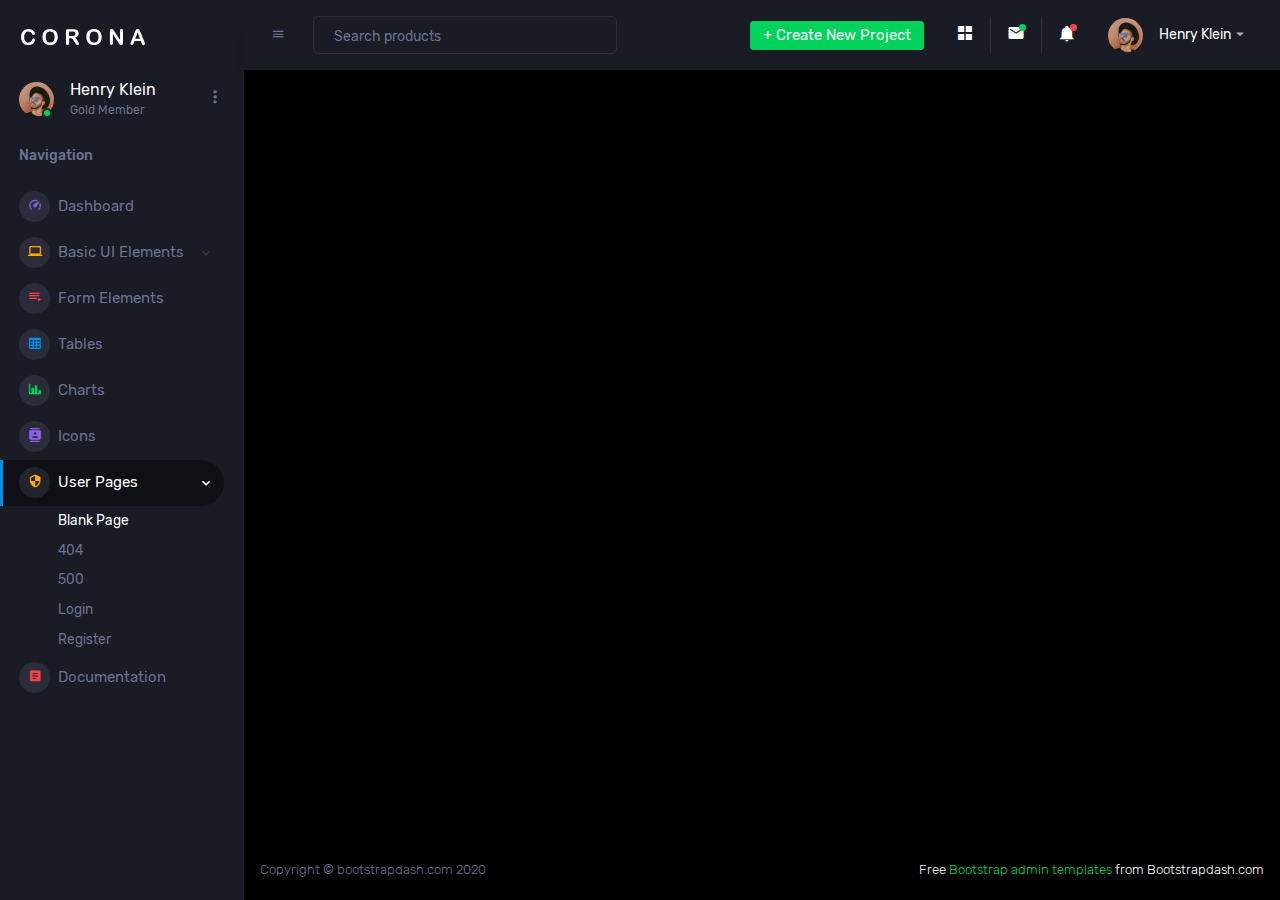
<file: static/pages/samples/blank-page.html>
<!DOCTYPE html>
<html lang="en">
  <head>
    <!-- Required meta tags -->
    <meta charset="utf-8">
    <meta name="viewport" content="width=device-width, initial-scale=1, shrink-to-fit=no">
    <title>Corona Admin</title>
    <!-- plugins:css -->
    <link rel="stylesheet" href="../../assets/vendors/mdi/css/materialdesignicons.min.css">
    <link rel="stylesheet" href="../../assets/vendors/css/vendor.bundle.base.css">
    <!-- endinject -->
    <!-- Plugin css for this page -->
    <!-- End Plugin css for this page -->
    <!-- inject:css -->
    <!-- endinject -->
    <!-- Layout styles -->
    <link rel="stylesheet" href="../../assets/css/style.css">
    <!-- End layout styles -->
    <link rel="shortcut icon" href="../../assets/images/favicon.png" />
  </head>
  <body>
    <div class="container-scroller">
      <!-- partial:../../partials/_sidebar.html -->
      <nav class="sidebar sidebar-offcanvas" id="sidebar">
        <div class="sidebar-brand-wrapper d-none d-lg-flex align-items-center justify-content-center fixed-top">
          <a class="sidebar-brand brand-logo" href="../../index.html"><img src="../../assets/images/logo.svg" alt="logo" /></a>
          <a class="sidebar-brand brand-logo-mini" href="../../index.html"><img src="../../assets/images/logo-mini.svg" alt="logo" /></a>
        </div>
        <ul class="nav">
          <li class="nav-item profile">
            <div class="profile-desc">
              <div class="profile-pic">
                <div class="count-indicator">
                  <img class="img-xs rounded-circle " src="../../assets/images/faces/face15.jpg" alt="">
                  <span class="count bg-success"></span>
                </div>
                <div class="profile-name">
                  <h5 class="mb-0 font-weight-normal">Henry Klein</h5>
                  <span>Gold Member</span>
                </div>
              </div>
              <a href="#" id="profile-dropdown" data-toggle="dropdown"><i class="mdi mdi-dots-vertical"></i></a>
              <div class="dropdown-menu dropdown-menu-right sidebar-dropdown preview-list" aria-labelledby="profile-dropdown">
                <a href="#" class="dropdown-item preview-item">
                  <div class="preview-thumbnail">
                    <div class="preview-icon bg-dark rounded-circle">
                      <i class="mdi mdi-settings text-primary"></i>
                    </div>
                  </div>
                  <div class="preview-item-content">
                    <p class="preview-subject ellipsis mb-1 text-small">Account settings</p>
                  </div>
                </a>
                <div class="dropdown-divider"></div>
                <a href="#" class="dropdown-item preview-item">
                  <div class="preview-thumbnail">
                    <div class="preview-icon bg-dark rounded-circle">
                      <i class="mdi mdi-onepassword  text-info"></i>
                    </div>
                  </div>
                  <div class="preview-item-content">
                    <p class="preview-subject ellipsis mb-1 text-small">Change Password</p>
                  </div>
                </a>
                <div class="dropdown-divider"></div>
                <a href="#" class="dropdown-item preview-item">
                  <div class="preview-thumbnail">
                    <div class="preview-icon bg-dark rounded-circle">
                      <i class="mdi mdi-calendar-today text-success"></i>
                    </div>
                  </div>
                  <div class="preview-item-content">
                    <p class="preview-subject ellipsis mb-1 text-small">To-do list</p>
                  </div>
                </a>
              </div>
            </div>
          </li>
          <li class="nav-item nav-category">
            <span class="nav-link">Navigation</span>
          </li>
          <li class="nav-item menu-items">
            <a class="nav-link" href="../../index.html">
              <span class="menu-icon">
                <i class="mdi mdi-speedometer"></i>
              </span>
              <span class="menu-title">Dashboard</span>
            </a>
          </li>
          <li class="nav-item menu-items">
            <a class="nav-link" data-toggle="collapse" href="#ui-basic" aria-expanded="false" aria-controls="ui-basic">
              <span class="menu-icon">
                <i class="mdi mdi-laptop"></i>
              </span>
              <span class="menu-title">Basic UI Elements</span>
              <i class="menu-arrow"></i>
            </a>
            <div class="collapse" id="ui-basic">
              <ul class="nav flex-column sub-menu">
                <li class="nav-item"> <a class="nav-link" href="../../pages/ui-features/buttons.html">Buttons</a></li>
                <li class="nav-item"> <a class="nav-link" href="../../pages/ui-features/dropdowns.html">Dropdowns</a></li>
                <li class="nav-item"> <a class="nav-link" href="../../pages/ui-features/typography.html">Typography</a></li>
              </ul>
            </div>
          </li>
          <li class="nav-item menu-items">
            <a class="nav-link" href="../../pages/forms/basic_elements.html">
              <span class="menu-icon">
                <i class="mdi mdi-playlist-play"></i>
              </span>
              <span class="menu-title">Form Elements</span>
            </a>
          </li>
          <li class="nav-item menu-items">
            <a class="nav-link" href="../../pages/tables/basic-table.html">
              <span class="menu-icon">
                <i class="mdi mdi-table-large"></i>
              </span>
              <span class="menu-title">Tables</span>
            </a>
          </li>
          <li class="nav-item menu-items">
            <a class="nav-link" href="../../pages/charts/chartjs.html">
              <span class="menu-icon">
                <i class="mdi mdi-chart-bar"></i>
              </span>
              <span class="menu-title">Charts</span>
            </a>
          </li>
          <li class="nav-item menu-items">
            <a class="nav-link" href="../../pages/icons/mdi.html">
              <span class="menu-icon">
                <i class="mdi mdi-contacts"></i>
              </span>
              <span class="menu-title">Icons</span>
            </a>
          </li>
          <li class="nav-item menu-items">
            <a class="nav-link" data-toggle="collapse" href="#auth" aria-expanded="false" aria-controls="auth">
              <span class="menu-icon">
                <i class="mdi mdi-security"></i>
              </span>
              <span class="menu-title">User Pages</span>
              <i class="menu-arrow"></i>
            </a>
            <div class="collapse" id="auth">
              <ul class="nav flex-column sub-menu">
                <li class="nav-item"> <a class="nav-link" href="../../pages/samples/blank-page.html"> Blank Page </a></li>
                <li class="nav-item"> <a class="nav-link" href="../../pages/samples/error-404.html"> 404 </a></li>
                <li class="nav-item"> <a class="nav-link" href="../../pages/samples/error-500.html"> 500 </a></li>
                <li class="nav-item"> <a class="nav-link" href="../../pages/samples/login.html"> Login </a></li>
                <li class="nav-item"> <a class="nav-link" href="../../pages/samples/register.html"> Register </a></li>
              </ul>
            </div>
          </li>
          <li class="nav-item menu-items">
            <a class="nav-link" href="http://www.bootstrapdash.com/demo/corona-free/jquery/documentation/documentation.html">
              <span class="menu-icon">
                <i class="mdi mdi-file-document-box"></i>
              </span>
              <span class="menu-title">Documentation</span>
            </a>
          </li>
        </ul>
      </nav>
      <!-- partial -->
      <div class="container-fluid page-body-wrapper">
        <!-- partial:../../partials/_navbar.html -->
        <nav class="navbar p-0 fixed-top d-flex flex-row">
          <div class="navbar-brand-wrapper d-flex d-lg-none align-items-center justify-content-center">
            <a class="navbar-brand brand-logo-mini" href="../../index.html"><img src="../../assets/images/logo-mini.svg" alt="logo" /></a>
          </div>
          <div class="navbar-menu-wrapper flex-grow d-flex align-items-stretch">
            <button class="navbar-toggler navbar-toggler align-self-center" type="button" data-toggle="minimize">
              <span class="mdi mdi-menu"></span>
            </button>
            <ul class="navbar-nav w-100">
              <li class="nav-item w-100">
                <form class="nav-link mt-2 mt-md-0 d-none d-lg-flex search">
                  <input type="text" class="form-control" placeholder="Search products">
                </form>
              </li>
            </ul>
            <ul class="navbar-nav navbar-nav-right">
              <li class="nav-item dropdown d-none d-lg-block">
                <a class="nav-link btn btn-success create-new-button" id="createbuttonDropdown" data-toggle="dropdown" aria-expanded="false" href="#">+ Create New Project</a>
                <div class="dropdown-menu dropdown-menu-right navbar-dropdown preview-list" aria-labelledby="createbuttonDropdown">
                  <h6 class="p-3 mb-0">Projects</h6>
                  <div class="dropdown-divider"></div>
                  <a class="dropdown-item preview-item">
                    <div class="preview-thumbnail">
                      <div class="preview-icon bg-dark rounded-circle">
                        <i class="mdi mdi-file-outline text-primary"></i>
                      </div>
                    </div>
                    <div class="preview-item-content">
                      <p class="preview-subject ellipsis mb-1">Software Development</p>
                    </div>
                  </a>
                  <div class="dropdown-divider"></div>
                  <a class="dropdown-item preview-item">
                    <div class="preview-thumbnail">
                      <div class="preview-icon bg-dark rounded-circle">
                        <i class="mdi mdi-web text-info"></i>
                      </div>
                    </div>
                    <div class="preview-item-content">
                      <p class="preview-subject ellipsis mb-1">UI Development</p>
                    </div>
                  </a>
                  <div class="dropdown-divider"></div>
                  <a class="dropdown-item preview-item">
                    <div class="preview-thumbnail">
                      <div class="preview-icon bg-dark rounded-circle">
                        <i class="mdi mdi-layers text-danger"></i>
                      </div>
                    </div>
                    <div class="preview-item-content">
                      <p class="preview-subject ellipsis mb-1">Software Testing</p>
                    </div>
                  </a>
                  <div class="dropdown-divider"></div>
                  <p class="p-3 mb-0 text-center">See all projects</p>
                </div>
              </li>
              <li class="nav-item nav-settings d-none d-lg-block">
                <a class="nav-link" href="#">
                  <i class="mdi mdi-view-grid"></i>
                </a>
              </li>
              <li class="nav-item dropdown border-left">
                <a class="nav-link count-indicator dropdown-toggle" id="messageDropdown" href="#" data-toggle="dropdown" aria-expanded="false">
                  <i class="mdi mdi-email"></i>
                  <span class="count bg-success"></span>
                </a>
                <div class="dropdown-menu dropdown-menu-right navbar-dropdown preview-list" aria-labelledby="messageDropdown">
                  <h6 class="p-3 mb-0">Messages</h6>
                  <div class="dropdown-divider"></div>
                  <a class="dropdown-item preview-item">
                    <div class="preview-thumbnail">
                      <img src="../../assets/images/faces/face4.jpg" alt="image" class="rounded-circle profile-pic">
                    </div>
                    <div class="preview-item-content">
                      <p class="preview-subject ellipsis mb-1">Mark send you a message</p>
                      <p class="text-muted mb-0"> 1 Minutes ago </p>
                    </div>
                  </a>
                  <div class="dropdown-divider"></div>
                  <a class="dropdown-item preview-item">
                    <div class="preview-thumbnail">
                      <img src="../../assets/images/faces/face2.jpg" alt="image" class="rounded-circle profile-pic">
                    </div>
                    <div class="preview-item-content">
                      <p class="preview-subject ellipsis mb-1">Cregh send you a message</p>
                      <p class="text-muted mb-0"> 15 Minutes ago </p>
                    </div>
                  </a>
                  <div class="dropdown-divider"></div>
                  <a class="dropdown-item preview-item">
                    <div class="preview-thumbnail">
                      <img src="../../assets/images/faces/face3.jpg" alt="image" class="rounded-circle profile-pic">
                    </div>
                    <div class="preview-item-content">
                      <p class="preview-subject ellipsis mb-1">Profile picture updated</p>
                      <p class="text-muted mb-0"> 18 Minutes ago </p>
                    </div>
                  </a>
                  <div class="dropdown-divider"></div>
                  <p class="p-3 mb-0 text-center">4 new messages</p>
                </div>
              </li>
              <li class="nav-item dropdown border-left">
                <a class="nav-link count-indicator dropdown-toggle" id="notificationDropdown" href="#" data-toggle="dropdown">
                  <i class="mdi mdi-bell"></i>
                  <span class="count bg-danger"></span>
                </a>
                <div class="dropdown-menu dropdown-menu-right navbar-dropdown preview-list" aria-labelledby="notificationDropdown">
                  <h6 class="p-3 mb-0">Notifications</h6>
                  <div class="dropdown-divider"></div>
                  <a class="dropdown-item preview-item">
                    <div class="preview-thumbnail">
                      <div class="preview-icon bg-dark rounded-circle">
                        <i class="mdi mdi-calendar text-success"></i>
                      </div>
                    </div>
                    <div class="preview-item-content">
                      <p class="preview-subject mb-1">Event today</p>
                      <p class="text-muted ellipsis mb-0"> Just a reminder that you have an event today </p>
                    </div>
                  </a>
                  <div class="dropdown-divider"></div>
                  <a class="dropdown-item preview-item">
                    <div class="preview-thumbnail">
                      <div class="preview-icon bg-dark rounded-circle">
                        <i class="mdi mdi-settings text-danger"></i>
                      </div>
                    </div>
                    <div class="preview-item-content">
                      <p class="preview-subject mb-1">Settings</p>
                      <p class="text-muted ellipsis mb-0"> Update dashboard </p>
                    </div>
                  </a>
                  <div class="dropdown-divider"></div>
                  <a class="dropdown-item preview-item">
                    <div class="preview-thumbnail">
                      <div class="preview-icon bg-dark rounded-circle">
                        <i class="mdi mdi-link-variant text-warning"></i>
                      </div>
                    </div>
                    <div class="preview-item-content">
                      <p class="preview-subject mb-1">Launch Admin</p>
                      <p class="text-muted ellipsis mb-0"> New admin wow! </p>
                    </div>
                  </a>
                  <div class="dropdown-divider"></div>
                  <p class="p-3 mb-0 text-center">See all notifications</p>
                </div>
              </li>
              <li class="nav-item dropdown">
                <a class="nav-link" id="profileDropdown" href="#" data-toggle="dropdown">
                  <div class="navbar-profile">
                    <img class="img-xs rounded-circle" src="../../assets/images/faces/face15.jpg" alt="">
                    <p class="mb-0 d-none d-sm-block navbar-profile-name">Henry Klein</p>
                    <i class="mdi mdi-menu-down d-none d-sm-block"></i>
                  </div>
                </a>
                <div class="dropdown-menu dropdown-menu-right navbar-dropdown preview-list" aria-labelledby="profileDropdown">
                  <h6 class="p-3 mb-0">Profile</h6>
                  <div class="dropdown-divider"></div>
                  <a class="dropdown-item preview-item">
                    <div class="preview-thumbnail">
                      <div class="preview-icon bg-dark rounded-circle">
                        <i class="mdi mdi-settings text-success"></i>
                      </div>
                    </div>
                    <div class="preview-item-content">
                      <p class="preview-subject mb-1">Settings</p>
                    </div>
                  </a>
                  <div class="dropdown-divider"></div>
                  <a class="dropdown-item preview-item">
                    <div class="preview-thumbnail">
                      <div class="preview-icon bg-dark rounded-circle">
                        <i class="mdi mdi-logout text-danger"></i>
                      </div>
                    </div>
                    <div class="preview-item-content">
                      <p class="preview-subject mb-1">Log out</p>
                    </div>
                  </a>
                  <div class="dropdown-divider"></div>
                  <p class="p-3 mb-0 text-center">Advanced settings</p>
                </div>
              </li>
            </ul>
            <button class="navbar-toggler navbar-toggler-right d-lg-none align-self-center" type="button" data-toggle="offcanvas">
              <span class="mdi mdi-format-line-spacing"></span>
            </button>
          </div>
        </nav>
        <!-- partial -->
        <div class="main-panel">
          <div class="content-wrapper">
          </div>
          <!-- content-wrapper ends -->
          <!-- partial:../../partials/_footer.html -->
          <footer class="footer">
            <div class="d-sm-flex justify-content-center justify-content-sm-between">
              <span class="text-muted d-block text-center text-sm-left d-sm-inline-block">Copyright © bootstrapdash.com 2020</span>
              <span class="float-none float-sm-right d-block mt-1 mt-sm-0 text-center"> Free <a href="https://www.bootstrapdash.com/bootstrap-admin-template/" target="_blank">Bootstrap admin templates</a> from Bootstrapdash.com</span>
            </div>
          </footer>
          <!-- partial -->
        </div>
        <!-- main-panel ends -->
      </div>
      <!-- page-body-wrapper ends -->
    </div>
    <!-- container-scroller -->
    <!-- plugins:js -->
    <script src="../../assets/vendors/js/vendor.bundle.base.js"></script>
    <!-- endinject -->
    <!-- Plugin js for this page -->
    <!-- End plugin js for this page -->
    <!-- inject:js -->
    <script src="../../assets/js/off-canvas.js"></script>
    <script src="../../assets/js/hoverable-collapse.js"></script>
    <script src="../../assets/js/misc.js"></script>
    <script src="../../assets/js/settings.js"></script>
    <script src="../../assets/js/todolist.js"></script>
    <!-- endinject -->
    <!-- Custom js for this page -->
    <!-- End custom js for this page -->
  </body>
</html>
</file>
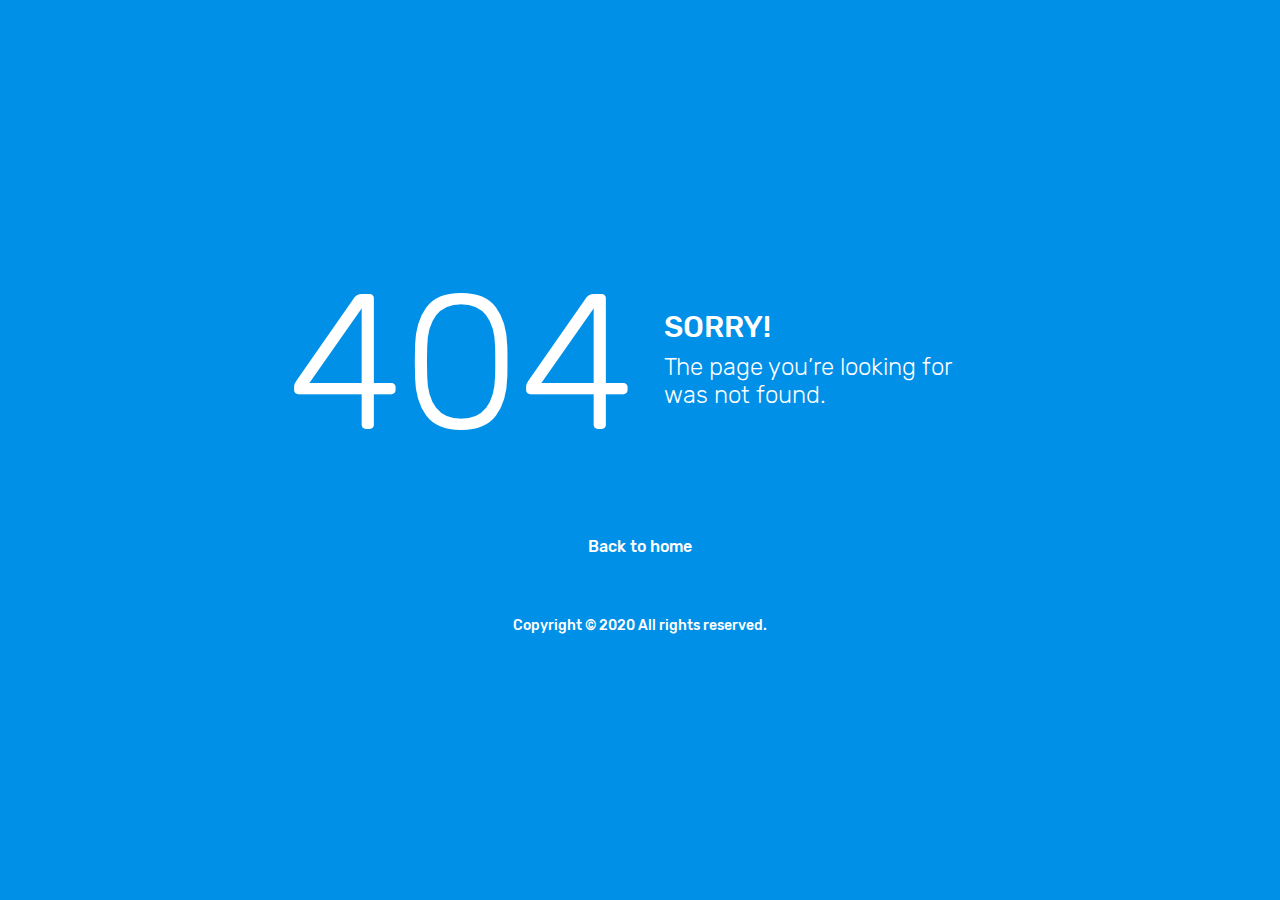
<file: static/pages/samples/error-404.html>
<!DOCTYPE html>
<html lang="en">
  <head>
    <!-- Required meta tags -->
    <meta charset="utf-8">
    <meta name="viewport" content="width=device-width, initial-scale=1, shrink-to-fit=no">
    <title>Corona Admin</title>
    <!-- plugins:css -->
    <link rel="stylesheet" href="../../assets/vendors/mdi/css/materialdesignicons.min.css">
    <link rel="stylesheet" href="../../assets/vendors/css/vendor.bundle.base.css">
    <!-- endinject -->
    <!-- Plugin css for this page -->
    <!-- End Plugin css for this page -->
    <!-- inject:css -->
    <!-- endinject -->
    <!-- Layout styles -->
    <link rel="stylesheet" href="../../assets/css/style.css">
    <!-- End layout styles -->
    <link rel="shortcut icon" href="../../assets/images/favicon.png" />
  </head>
  <body>
    <div class="container-scroller">
      <div class="container-fluid page-body-wrapper full-page-wrapper">
        <div class="content-wrapper d-flex align-items-center text-center error-page bg-primary">
          <div class="row flex-grow">
            <div class="col-lg-7 mx-auto text-white">
              <div class="row align-items-center d-flex flex-row">
                <div class="col-lg-6 text-lg-right pr-lg-4">
                  <h1 class="display-1 mb-0">404</h1>
                </div>
                <div class="col-lg-6 error-page-divider text-lg-left pl-lg-4">
                  <h2>SORRY!</h2>
                  <h3 class="font-weight-light">The page you’re looking for was not found.</h3>
                </div>
              </div>
              <div class="row mt-5">
                <div class="col-12 text-center mt-xl-2">
                  <a class="text-white font-weight-medium" href="../../index.html">Back to home</a>
                </div>
              </div>
              <div class="row mt-5">
                <div class="col-12 mt-xl-2">
                  <p class="text-white font-weight-medium text-center">Copyright &copy; 2020 All rights reserved.</p>
                </div>
              </div>
            </div>
          </div>
        </div>
        <!-- content-wrapper ends -->
      </div>
      <!-- page-body-wrapper ends -->
    </div>
    <!-- container-scroller -->
    <!-- plugins:js -->
    <script src="../../assets/vendors/js/vendor.bundle.base.js"></script>
    <!-- endinject -->
    <!-- Plugin js for this page -->
    <!-- End plugin js for this page -->
    <!-- inject:js -->
    <script src="../../assets/js/off-canvas.js"></script>
    <script src="../../assets/js/hoverable-collapse.js"></script>
    <script src="../../assets/js/misc.js"></script>
    <script src="../../assets/js/settings.js"></script>
    <script src="../../assets/js/todolist.js"></script>
    <!-- endinject -->
  </body>
</html>
</file>
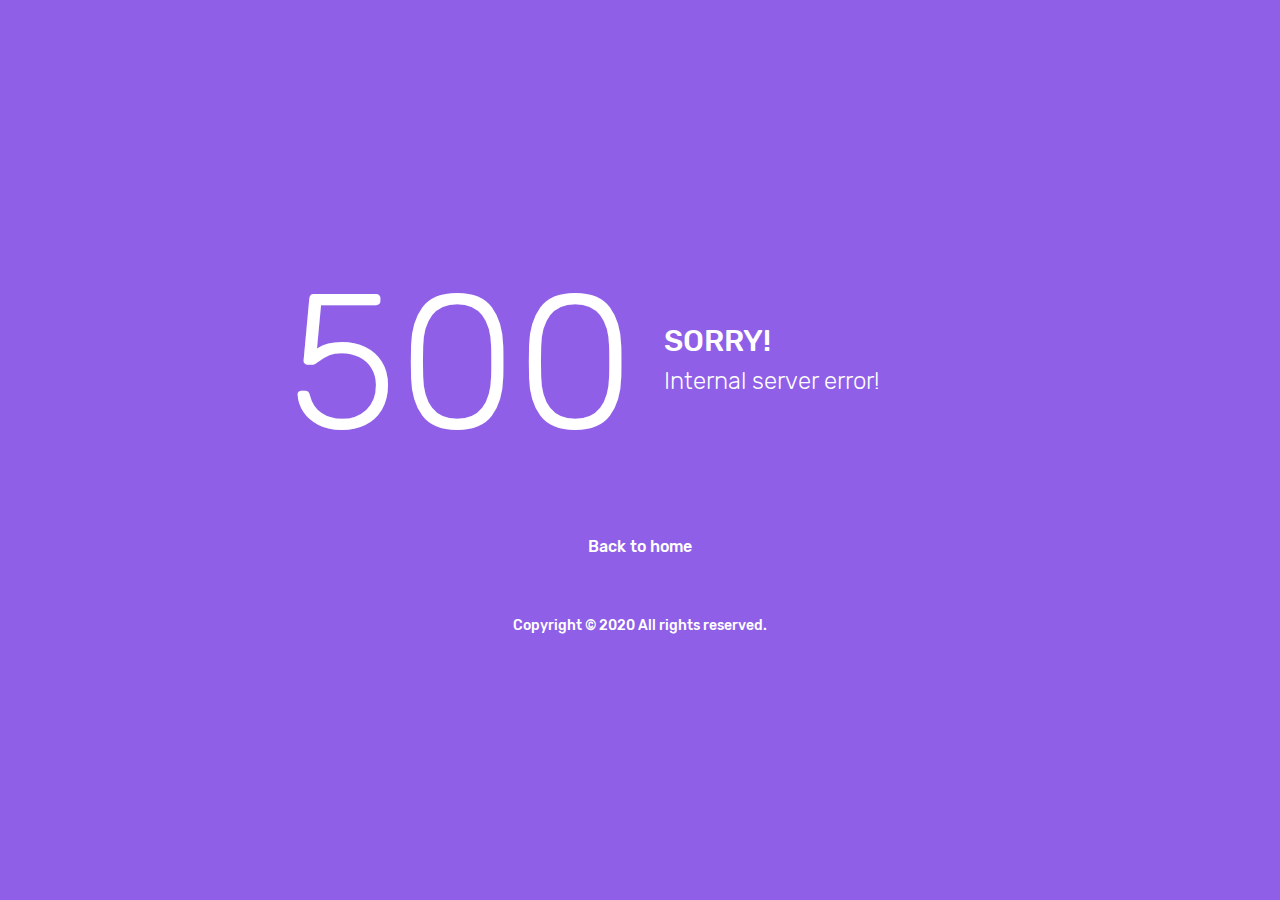
<file: static/pages/samples/error-500.html>
<!DOCTYPE html>
<html lang="en">
  <head>
    <!-- Required meta tags -->
    <meta charset="utf-8">
    <meta name="viewport" content="width=device-width, initial-scale=1, shrink-to-fit=no">
    <title>Corona Admin</title>
    <!-- plugins:css -->
    <link rel="stylesheet" href="../../assets/vendors/mdi/css/materialdesignicons.min.css">
    <link rel="stylesheet" href="../../assets/vendors/css/vendor.bundle.base.css">
    <!-- endinject -->
    <!-- Plugin css for this page -->
    <!-- End Plugin css for this page -->
    <!-- inject:css -->
    <!-- endinject -->
    <!-- Layout styles -->
    <link rel="stylesheet" href="../../assets/css/style.css">
    <!-- End layout styles -->
    <link rel="shortcut icon" href="../../assets/images/favicon.png" />
  </head>
  <body>
    <div class="container-scroller">
      <div class="container-fluid page-body-wrapper full-page-wrapper">
        <div class="content-wrapper d-flex align-items-center text-center error-page bg-info">
          <div class="row flex-grow">
            <div class="col-lg-7 mx-auto text-white">
              <div class="row align-items-center d-flex flex-row">
                <div class="col-lg-6 text-lg-right pr-lg-4">
                  <h1 class="display-1 mb-0">500</h1>
                </div>
                <div class="col-lg-6 error-page-divider text-lg-left pl-lg-4">
                  <h2>SORRY!</h2>
                  <h3 class="font-weight-light">Internal server error!</h3>
                </div>
              </div>
              <div class="row mt-5">
                <div class="col-12 text-center mt-xl-2">
                  <a class="text-white font-weight-medium" href="../../index.html">Back to home</a>
                </div>
              </div>
              <div class="row mt-5">
                <div class="col-12 mt-xl-2">
                  <p class="text-white font-weight-medium text-center">Copyright &copy; 2020 All rights reserved.</p>
                </div>
              </div>
            </div>
          </div>
        </div>
        <!-- content-wrapper ends -->
      </div>
      <!-- page-body-wrapper ends -->
    </div>
    <!-- container-scroller -->
    <!-- plugins:js -->
    <script src="../../assets/vendors/js/vendor.bundle.base.js"></script>
    <!-- endinject -->
    <!-- Plugin js for this page -->
    <!-- End plugin js for this page -->
    <!-- inject:js -->
    <script src="../../assets/js/off-canvas.js"></script>
    <script src="../../assets/js/hoverable-collapse.js"></script>
    <script src="../../assets/js/misc.js"></script>
    <script src="../../assets/js/settings.js"></script>
    <script src="../../assets/js/todolist.js"></script>
    <!-- endinject -->
  </body>
</html>
</file>
<file: colorlib-search-23/css/main.css>
html {
  line-height: 1.15;
  /* 1 */
  -ms-text-size-adjust: 100%;
  /* 2 */
  -webkit-text-size-adjust: 100%;
  /* 2 */
}

/* Sections
   ========================================================================== */
/**
 * Remove the margin in all browsers (opinionated).
 */
body {
  margin: 0;
}

/**
 * Add the correct display in IE 9-.
 */
article,
aside,
footer,
header,
nav,
section {
  display: block;
}

/**
 * Correct the font size and margin on `h1` elements within `section` and
 * `article` contexts in Chrome, Firefox, and Safari.
 */
h1 {
  font-size: 2em;
  margin: 0.67em 0;
}

/* Grouping content
   ========================================================================== */
/**
 * Add the correct display in IE 9-.
 * 1. Add the correct display in IE.
 */
figcaption,
figure,
main {
  /* 1 */
  display: block;
}

/**
 * Add the correct margin in IE 8.
 */
figure {
  margin: 1em 40px;
}

/**
 * 1. Add the correct box sizing in Firefox.
 * 2. Show the overflow in Edge and IE.
 */
hr {
  box-sizing: content-box;
  /* 1 */
  height: 0;
  /* 1 */
  overflow: visible;
  /* 2 */
}

/**
 * 1. Correct the inheritance and scaling of font size in all browsers.
 * 2. Correct the odd `em` font sizing in all browsers.
 */
pre {
  font-family: monospace, monospace;
  /* 1 */
  font-size: 1em;
  /* 2 */
}

/* Text-level semantics
   ========================================================================== */
/**
 * 1. Remove the gray background on active links in IE 10.
 * 2. Remove gaps in links underline in iOS 8+ and Safari 8+.
 */
a {
  background-color: transparent;
  /* 1 */
  -webkit-text-decoration-skip: objects;
  /* 2 */
}

/**
 * 1. Remove the bottom border in Chrome 57- and Firefox 39-.
 * 2. Add the correct text decoration in Chrome, Edge, IE, Opera, and Safari.
 */
abbr[title] {
  border-bottom: none;
  /* 1 */
  text-decoration: underline;
  /* 2 */
  text-decoration: underline dotted;
  /* 2 */
}

/**
 * Prevent the duplicate application of `bolder` by the next rule in Safari 6.
 */
b,
strong {
  font-weight: inherit;
}

/**
 * Add the correct font weight in Chrome, Edge, and Safari.
 */
b,
strong {
  font-weight: bolder;
}

/**
 * 1. Correct the inheritance and scaling of font size in all browsers.
 * 2. Correct the odd `em` font sizing in all browsers.
 */
code,
kbd,
samp {
  font-family: monospace, monospace;
  /* 1 */
  font-size: 1em;
  /* 2 */
}

/**
 * Add the correct font style in Android 4.3-.
 */
dfn {
  font-style: italic;
}

/**
 * Add the correct background and color in IE 9-.
 */
mark {
  background-color: #ff0;
  color: #000;
}

/**
 * Add the correct font size in all browsers.
 */
small {
  font-size: 80%;
}

/**
 * Prevent `sub` and `sup` elements from affecting the line height in
 * all browsers.
 */
sub,
sup {
  font-size: 75%;
  line-height: 0;
  position: relative;
  vertical-align: baseline;
}

sub {
  bottom: -0.25em;
}

sup {
  top: -0.5em;
}

/* Embedded content
   ========================================================================== */
/**
 * Add the correct display in IE 9-.
 */
audio,
video {
  display: inline-block;
}

/**
 * Add the correct display in iOS 4-7.
 */
audio:not([controls]) {
  display: none;
  height: 0;
}

/**
 * Remove the border on images inside links in IE 10-.
 */
img {
  border-style: none;
}

/**
 * Hide the overflow in IE.
 */
svg:not(:root) {
  overflow: hidden;
}

/* Forms
   ========================================================================== */
/**
 * 1. Change the font styles in all browsers (opinionated).
 * 2. Remove the margin in Firefox and Safari.
 */
button,
input,
optgroup,
select,
textarea {
  font-family: sans-serif;
  /* 1 */
  font-size: 100%;
  /* 1 */
  line-height: 1.15;
  /* 1 */
  margin: 0;
  /* 2 */
}

/**
 * Show the overflow in IE.
 * 1. Show the overflow in Edge.
 */
button,
input {
  /* 1 */
  overflow: visible;
}

/**
 * Remove the inheritance of text transform in Edge, Firefox, and IE.
 * 1. Remove the inheritance of text transform in Firefox.
 */
button,
select {
  /* 1 */
  text-transform: none;
}

/**
 * 1. Prevent a WebKit bug where (2) destroys native `audio` and `video`
 *    controls in Android 4.
 * 2. Correct the inability to style clickable types in iOS and Safari.
 */
button,
html [type="button"],
[type="reset"],
[type="submit"] {
  -webkit-appearance: button;
  /* 2 */
}

/**
 * Remove the inner border and padding in Firefox.
 */
button::-moz-focus-inner,
[type="button"]::-moz-focus-inner,
[type="reset"]::-moz-focus-inner,
[type="submit"]::-moz-focus-inner {
  border-style: none;
  padding: 0;
}

/**
 * Restore the focus styles unset by the previous rule.
 */
button:-moz-focusring,
[type="button"]:-moz-focusring,
[type="reset"]:-moz-focusring,
[type="submit"]:-moz-focusring {
  outline: 1px dotted ButtonText;
}

/**
 * Correct the padding in Firefox.
 */
fieldset {
  padding: 0.35em 0.75em 0.625em;
}

/**
 * 1. Correct the text wrapping in Edge and IE.
 * 2. Correct the color inheritance from `fieldset` elements in IE.
 * 3. Remove the padding so developers are not caught out when they zero out
 *    `fieldset` elements in all browsers.
 */
legend {
  box-sizing: border-box;
  /* 1 */
  color: inherit;
  /* 2 */
  display: table;
  /* 1 */
  max-width: 100%;
  /* 1 */
  padding: 0;
  /* 3 */
  white-space: normal;
  /* 1 */
}

/**
 * 1. Add the correct display in IE 9-.
 * 2. Add the correct vertical alignment in Chrome, Firefox, and Opera.
 */
progress {
  display: inline-block;
  /* 1 */
  vertical-align: baseline;
  /* 2 */
}

/**
 * Remove the default vertical scrollbar in IE.
 */
textarea {
  overflow: auto;
}

/**
 * 1. Add the correct box sizing in IE 10-.
 * 2. Remove the padding in IE 10-.
 */
[type="checkbox"],
[type="radio"] {
  box-sizing: border-box;
  /* 1 */
  padding: 0;
  /* 2 */
}

/**
 * Correct the cursor style of increment and decrement buttons in Chrome.
 */
[type="number"]::-webkit-inner-spin-button,
[type="number"]::-webkit-outer-spin-button {
  height: auto;
}

/**
 * 1. Correct the odd appearance in Chrome and Safari.
 * 2. Correct the outline style in Safari.
 */
[type="search"] {
  -webkit-appearance: textfield;
  /* 1 */
  outline-offset: -2px;
  /* 2 */
}

/**
 * Remove the inner padding and cancel buttons in Chrome and Safari on macOS.
 */
[type="search"]::-webkit-search-cancel-button,
[type="search"]::-webkit-search-decoration {
  -webkit-appearance: none;
}

/**
 * 1. Correct the inability to style clickable types in iOS and Safari.
 * 2. Change font properties to `inherit` in Safari.
 */
::-webkit-file-upload-button {
  -webkit-appearance: button;
  /* 1 */
  font: inherit;
  /* 2 */
}

/* Interactive
   ========================================================================== */
/*
 * Add the correct display in IE 9-.
 * 1. Add the correct display in Edge, IE, and Firefox.
 */
details,
menu {
  display: block;
}

/*
 * Add the correct display in all browsers.
 */
summary {
  display: list-item;
}

/* Scripting
   ========================================================================== */
/**
 * Add the correct display in IE 9-.
 */
canvas {
  display: inline-block;
}

/**
 * Add the correct display in IE.
 */
template {
  display: none;
}

/* Hidden
   ========================================================================== */
/**
 * Add the correct display in IE 10-.
 */
[hidden] {
  display: none;
}

html {
  height: 100%;
}

fieldset {
  margin: 0;
  padding: 0;
  -webkit-margin-start: 0;
  -webkit-margin-end: 0;
  -webkit-padding-before: 0;
  -webkit-padding-start: 0;
  -webkit-padding-end: 0;
  -webkit-padding-after: 0;
  border: 0;
}

legend {
  margin: 0;
  padding: 0;
  display: block;
  -webkit-padding-start: 0;
  -webkit-padding-end: 0;
}

/*===============================
=            Choices            =
===============================*/
.choices {
  position: relative;
  margin-bottom: 24px;
  font-size: 16px;
}

.choices:focus {
  outline: none;
}

.choices:last-child {
  margin-bottom: 0;
}

.choices.is-disabled .choices__inner, .choices.is-disabled .choices__input {
  background-color: #EAEAEA;
  cursor: not-allowed;
  -webkit-user-select: none;
     -moz-user-select: none;
      -ms-user-select: none;
          user-select: none;
}

.choices.is-disabled .choices__item {
  cursor: not-allowed;
}

.choices[data-type*="select-one"] {
  cursor: pointer;
}

.choices[data-type*="select-one"] .choices__inner {
  padding-bottom: 7.5px;
}

.choices[data-type*="select-one"] .choices__input {
  display: block;
  width: 100%;
  padding: 10px;
  border-bottom: 1px solid #DDDDDD;
  background-color: #FFFFFF;
  margin: 0;
}

.choices[data-type*="select-one"] .choices__button {
  background-image: url("../../icons/cross-inverse.svg");
  padding: 0;
  background-size: 8px;
  height: 100%;
  position: absolute;
  top: 50%;
  right: 0;
  margin-top: -10px;
  margin-right: 25px;
  height: 20px;
  width: 20px;
  border-radius: 10em;
  opacity: .5;
}

.choices[data-type*="select-one"] .choices__button:hover, .choices[data-type*="select-one"] .choices__button:focus {
  opacity: 1;
}

.choices[data-type*="select-one"] .choices__button:focus {
  box-shadow: 0px 0px 0px 2px #00BCD4;
}

.choices[data-type*="select-one"]:after {
  content: "";
  height: 0;
  width: 0;
  border-style: solid;
  border-color: #333333 transparent transparent transparent;
  border-width: 5px;
  position: absolute;
  right: 11.5px;
  top: 50%;
  margin-top: -2.5px;
  pointer-events: none;
}

.choices[data-type*="select-one"].is-open:after {
  border-color: transparent transparent #333333 transparent;
  margin-top: -7.5px;
}

.choices[data-type*="select-one"][dir="rtl"]:after {
  left: 11.5px;
  right: auto;
}

.choices[data-type*="select-one"][dir="rtl"] .choices__button {
  right: auto;
  left: 0;
  margin-left: 25px;
  margin-right: 0;
}

.choices[data-type*="select-multiple"] .choices__inner, .choices[data-type*="text"] .choices__inner {
  cursor: text;
}

.choices[data-type*="select-multiple"] .choices__button, .choices[data-type*="text"] .choices__button {
  position: relative;
  display: inline-block;
  margin-top: 0;
  margin-right: -4px;
  margin-bottom: 0;
  margin-left: 8px;
  padding-left: 16px;
  border-left: 1px solid #008fa1;
  background-image: url("../../icons/cross.svg");
  background-size: 8px;
  width: 8px;
  line-height: 1;
  opacity: .75;
}

.choices[data-type*="select-multiple"] .choices__button:hover, .choices[data-type*="select-multiple"] .choices__button:focus, .choices[data-type*="text"] .choices__button:hover, .choices[data-type*="text"] .choices__button:focus {
  opacity: 1;
}

.choices__inner {
  display: inline-block;
  vertical-align: top;
  width: 100%;
  background-color: #f9f9f9;
  padding: 7.5px 7.5px 3.75px;
  border: 1px solid #DDDDDD;
  border-radius: 2.5px;
  font-size: 14px;
  min-height: 44px;
  overflow: hidden;
}

.is-focused .choices__inner, .is-open .choices__inner {
  border-color: #b7b7b7;
}

.is-open .choices__inner {
  border-radius: 2.5px 2.5px 0 0;
}

.is-flipped.is-open .choices__inner {
  border-radius: 0 0 2.5px 2.5px;
}

.choices__list {
  margin: 0;
  padding-left: 0;
  list-style: none;
}

.choices__list--single {
  display: inline-block;
  padding: 4px 16px 4px 4px;
  width: 100%;
}

[dir="rtl"] .choices__list--single {
  padding-right: 4px;
  padding-left: 16px;
}

.choices__list--single .choices__item {
  width: 100%;
}

.choices__list--multiple {
  display: inline;
}

.choices__list--multiple .choices__item {
  display: inline-block;
  vertical-align: middle;
  border-radius: 20px;
  padding: 4px 10px;
  font-size: 12px;
  font-weight: 500;
  margin-right: 3.75px;
  margin-bottom: 3.75px;
  background-color: #00BCD4;
  border: 1px solid #00a5bb;
  color: #FFFFFF;
  word-break: break-all;
}

.choices__list--multiple .choices__item[data-deletable] {
  padding-right: 5px;
}

[dir="rtl"] .choices__list--multiple .choices__item {
  margin-right: 0;
  margin-left: 3.75px;
}

.choices__list--multiple .choices__item.is-highlighted {
  background-color: #00a5bb;
  border: 1px solid #008fa1;
}

.is-disabled .choices__list--multiple .choices__item {
  background-color: #aaaaaa;
  border: 1px solid #919191;
}

.choices__list--dropdown {
  display: none;
  z-index: 1;
  position: absolute;
  width: 100%;
  background-color: #FFFFFF;
  border: 1px solid #DDDDDD;
  top: 100%;
  margin-top: -1px;
  border-bottom-left-radius: 2.5px;
  border-bottom-right-radius: 2.5px;
  overflow: hidden;
  word-break: break-all;
}

.choices__list--dropdown.is-active {
  display: block;
}

.is-open .choices__list--dropdown {
  border-color: #b7b7b7;
}

.is-flipped .choices__list--dropdown {
  top: auto;
  bottom: 100%;
  margin-top: 0;
  margin-bottom: -1px;
  border-radius: .25rem .25rem 0 0;
}

.choices__list--dropdown .choices__list {
  position: relative;
  max-height: 300px;
  overflow: auto;
  -webkit-overflow-scrolling: touch;
  will-change: scroll-position;
}

.choices__list--dropdown .choices__item {
  position: relative;
  padding: 10px;
  font-size: 14px;
}

[dir="rtl"] .choices__list--dropdown .choices__item {
  text-align: right;
}

@media (min-width: 640px) {
  .choices__list--dropdown .choices__item--selectable {
    padding-right: 100px;
  }
  .choices__list--dropdown .choices__item--selectable:after {
    content: attr(data-select-text);
    font-size: 12px;
    opacity: 0;
    position: absolute;
    right: 10px;
    top: 50%;
    transform: translateY(-50%);
  }
  [dir="rtl"] .choices__list--dropdown .choices__item--selectable {
    text-align: right;
    padding-left: 100px;
    padding-right: 10px;
  }
  [dir="rtl"] .choices__list--dropdown .choices__item--selectable:after {
    right: auto;
    left: 10px;
  }
}

.choices__list--dropdown .choices__item--selectable.is-highlighted {
  background-color: #f2f2f2;
}

.choices__list--dropdown .choices__item--selectable.is-highlighted:after {
  opacity: .5;
}

.choices__item {
  cursor: default;
}

.choices__item--selectable {
  cursor: pointer;
}

.choices__item--disabled {
  cursor: not-allowed;
  -webkit-user-select: none;
     -moz-user-select: none;
      -ms-user-select: none;
          user-select: none;
  opacity: .5;
}

.choices__heading {
  font-weight: 600;
  font-size: 12px;
  padding: 10px;
  border-bottom: 1px solid #f7f7f7;
  color: gray;
}

.choices__button {
  text-indent: -9999px;
  -webkit-appearance: none;
  -moz-appearance: none;
       appearance: none;
  border: 0;
  background-color: transparent;
  background-repeat: no-repeat;
  background-position: center;
  cursor: pointer;
}

.choices__button:focus {
  outline: none;
}

.choices__input {
  display: inline-block;
  vertical-align: baseline;
  background-color: #f9f9f9;
  font-size: 14px;
  margin-bottom: 5px;
  border: 0;
  border-radius: 0;
  max-width: 100%;
  padding: 4px 0 4px 2px;
}

.choices__input:focus {
  outline: 0;
}

[dir="rtl"] .choices__input {
  padding-right: 2px;
  padding-left: 0;
}

.choices__placeholder {
  opacity: .5;
}

/*=====  End of Choices  ======*/
input,
button {
  font-family: 'Poppins', sans-serif;
}

* {
  box-sizing: border-box;
}

.s130 {
  min-height: 100vh;
  display: -ms-flexbox;
  display: flex;
  -ms-flex-pack: center;
      justify-content: center;
  font-family: 'Poppins', sans-serif;
  background: url("../images/Searchs_130.png");
  background-position: bottom right;
  background-repeat: no-repeat;
  background-size: 100%;
  padding: 15px;
}

.s130 form {
  width: 100%;
  max-width: 790px;
  padding-top: 24vh;
}

.s130 form .inner-form {
  display: -ms-flexbox;
  display: flex;
  width: 100%;
  -ms-flex-pack: justify;
      justify-content: space-between;
  -ms-flex-align: center;
      align-items: center;
  box-shadow: 0px 8px 20px 0px rgba(0, 0, 0, 0.15);
  border-radius: 34px;
  overflow: hidden;
  margin-bottom: 30px;
}

.s130 form .inner-form .input-field {
  height: 68px;
}

.s130 form .inner-form .input-field input {
  height: 100%;
  background: transparent;
  border: 0;
  display: block;
  width: 100%;
  padding: 10px 0;
  font-size: 16px;
  color: #000;
}

.s130 form .inner-form .input-field input.placeholder {
  color: #222;
  font-size: 16px;
}

.s130 form .inner-form .input-field input:-moz-placeholder {
  color: #222;
  font-size: 16px;
}

.s130 form .inner-form .input-field input::-webkit-input-placeholder {
  color: #222;
  font-size: 16px;
}

.s130 form .inner-form .input-field input:hover, .s130 form .inner-form .input-field input:focus {
  box-shadow: none;
  outline: 0;
}

.s130 form .inner-form .input-field.first-wrap {
  -ms-flex-positive: 1;
      flex-grow: 1;
  display: -ms-flexbox;
  display: flex;
  -ms-flex-align: center;
      align-items: center;
  background: #d9f1e3;
}

.s130 form .inner-form .input-field.first-wrap input {
  -ms-flex-positive: 1;
      flex-grow: 1;
}

.s130 form .inner-form .input-field.first-wrap .svg-wrapper {
  min-width: 80px;
  display: -ms-flexbox;
  display: flex;
  -ms-flex-pack: center;
      justify-content: center;
  -ms-flex-align: center;
      align-items: center;
}

.s130 form .inner-form .input-field.first-wrap svg {
  width: 36px;
  height: 36px;
  fill: #222;
}

.s130 form .inner-form .input-field.second-wrap {
  min-width: 216px;
}

.s130 form .inner-form .input-field.second-wrap .btn-search {
  height: 100%;
  width: 100%;
  white-space: nowrap;
  font-size: 16px;
  color: #fff;
  border: 0;
  cursor: pointer;
  position: relative;
  z-index: 0;
  background: #00ad5f;
  transition: all .2s ease-out, color .2s ease-out;
  font-weight: 300;
}

.s130 form .inner-form .input-field.second-wrap .btn-search:hover {
  background: #009451;
}

.s130 form .inner-form .input-field.second-wrap .btn-search:focus {
  outline: 0;
  box-shadow: none;
}

.s130 form .info {
  font-size: 15px;
  color: #ccc;
  padding-left: 26px;
}

@media screen and (max-width: 992px) {
  .s130 form .inner-form .input-field {
    height: 50px;
  }
}

@media screen and (max-width: 767px) {
  .s130 form .inner-form .input-field.first-wrap .svg-wrapper {
    min-width: 40px;
    display: -ms-flexbox;
    display: flex;
    -ms-flex-pack: center;
        justify-content: center;
    -ms-flex-align: center;
        align-items: center;
    padding: 0 10px;
  }
  .s130 form .inner-form .input-field.first-wrap svg {
    width: 26px;
    height: 26px;
    fill: #222;
  }
  .s130 form .inner-form .input-field.second-wrap {
    min-width: 100px;
  }
  .s130 form .inner-form .input-field.second-wrap .btn-search {
    font-size: 13px;
  }
}

/*# sourceMappingURL=Searchs_130.css.map */
</file>
<file: static/assets/vendors/css/vendor.bundle.base.css>
/*
 * Container style
 */
.ps {
  overflow: hidden !important;
  overflow-anchor: none;
  -ms-overflow-style: none;
  touch-action: auto;
  -ms-touch-action: auto;
}

/*
 * Scrollbar rail styles
 */
.ps__rail-x {
  display: none;
  opacity: 0;
  transition: background-color .2s linear, opacity .2s linear;
  -webkit-transition: background-color .2s linear, opacity .2s linear;
  height: 15px;
  /* there must be 'bottom' or 'top' for ps__rail-x */
  bottom: 0px;
  /* please don't change 'position' */
  position: absolute;
}

.ps__rail-y {
  display: none;
  opacity: 0;
  transition: background-color .2s linear, opacity .2s linear;
  -webkit-transition: background-color .2s linear, opacity .2s linear;
  width: 15px;
  /* there must be 'right' or 'left' for ps__rail-y */
  right: 0;
  /* please don't change 'position' */
  position: absolute;
}

.ps--active-x > .ps__rail-x,
.ps--active-y > .ps__rail-y {
  display: block;
  background-color: transparent;
}

.ps:hover > .ps__rail-x,
.ps:hover > .ps__rail-y,
.ps--focus > .ps__rail-x,
.ps--focus > .ps__rail-y,
.ps--scrolling-x > .ps__rail-x,
.ps--scrolling-y > .ps__rail-y {
  opacity: 0.6;
}

.ps .ps__rail-x:hover,
.ps .ps__rail-y:hover,
.ps .ps__rail-x:focus,
.ps .ps__rail-y:focus,
.ps .ps__rail-x.ps--clicking,
.ps .ps__rail-y.ps--clicking {
  background-color: #eee;
  opacity: 0.9;
}

/*
 * Scrollbar thumb styles
 */
.ps__thumb-x {
  background-color: #aaa;
  border-radius: 6px;
  transition: background-color .2s linear, height .2s ease-in-out;
  -webkit-transition: background-color .2s linear, height .2s ease-in-out;
  height: 6px;
  /* there must be 'bottom' for ps__thumb-x */
  bottom: 2px;
  /* please don't change 'position' */
  position: absolute;
}

.ps__thumb-y {
  background-color: #aaa;
  border-radius: 6px;
  transition: background-color .2s linear, width .2s ease-in-out;
  -webkit-transition: background-color .2s linear, width .2s ease-in-out;
  width: 6px;
  /* there must be 'right' for ps__thumb-y */
  right: 2px;
  /* please don't change 'position' */
  position: absolute;
}

.ps__rail-x:hover > .ps__thumb-x,
.ps__rail-x:focus > .ps__thumb-x,
.ps__rail-x.ps--clicking .ps__thumb-x {
  background-color: #999;
  height: 11px;
}

.ps__rail-y:hover > .ps__thumb-y,
.ps__rail-y:focus > .ps__thumb-y,
.ps__rail-y.ps--clicking .ps__thumb-y {
  background-color: #999;
  width: 11px;
}

/* MS supports */
@supports (-ms-overflow-style: none) {
  .ps {
    overflow: auto !important;
  }
}

@media screen and (-ms-high-contrast: active), (-ms-high-contrast: none) {
  .ps {
    overflow: auto !important;
  }
}
</file>
